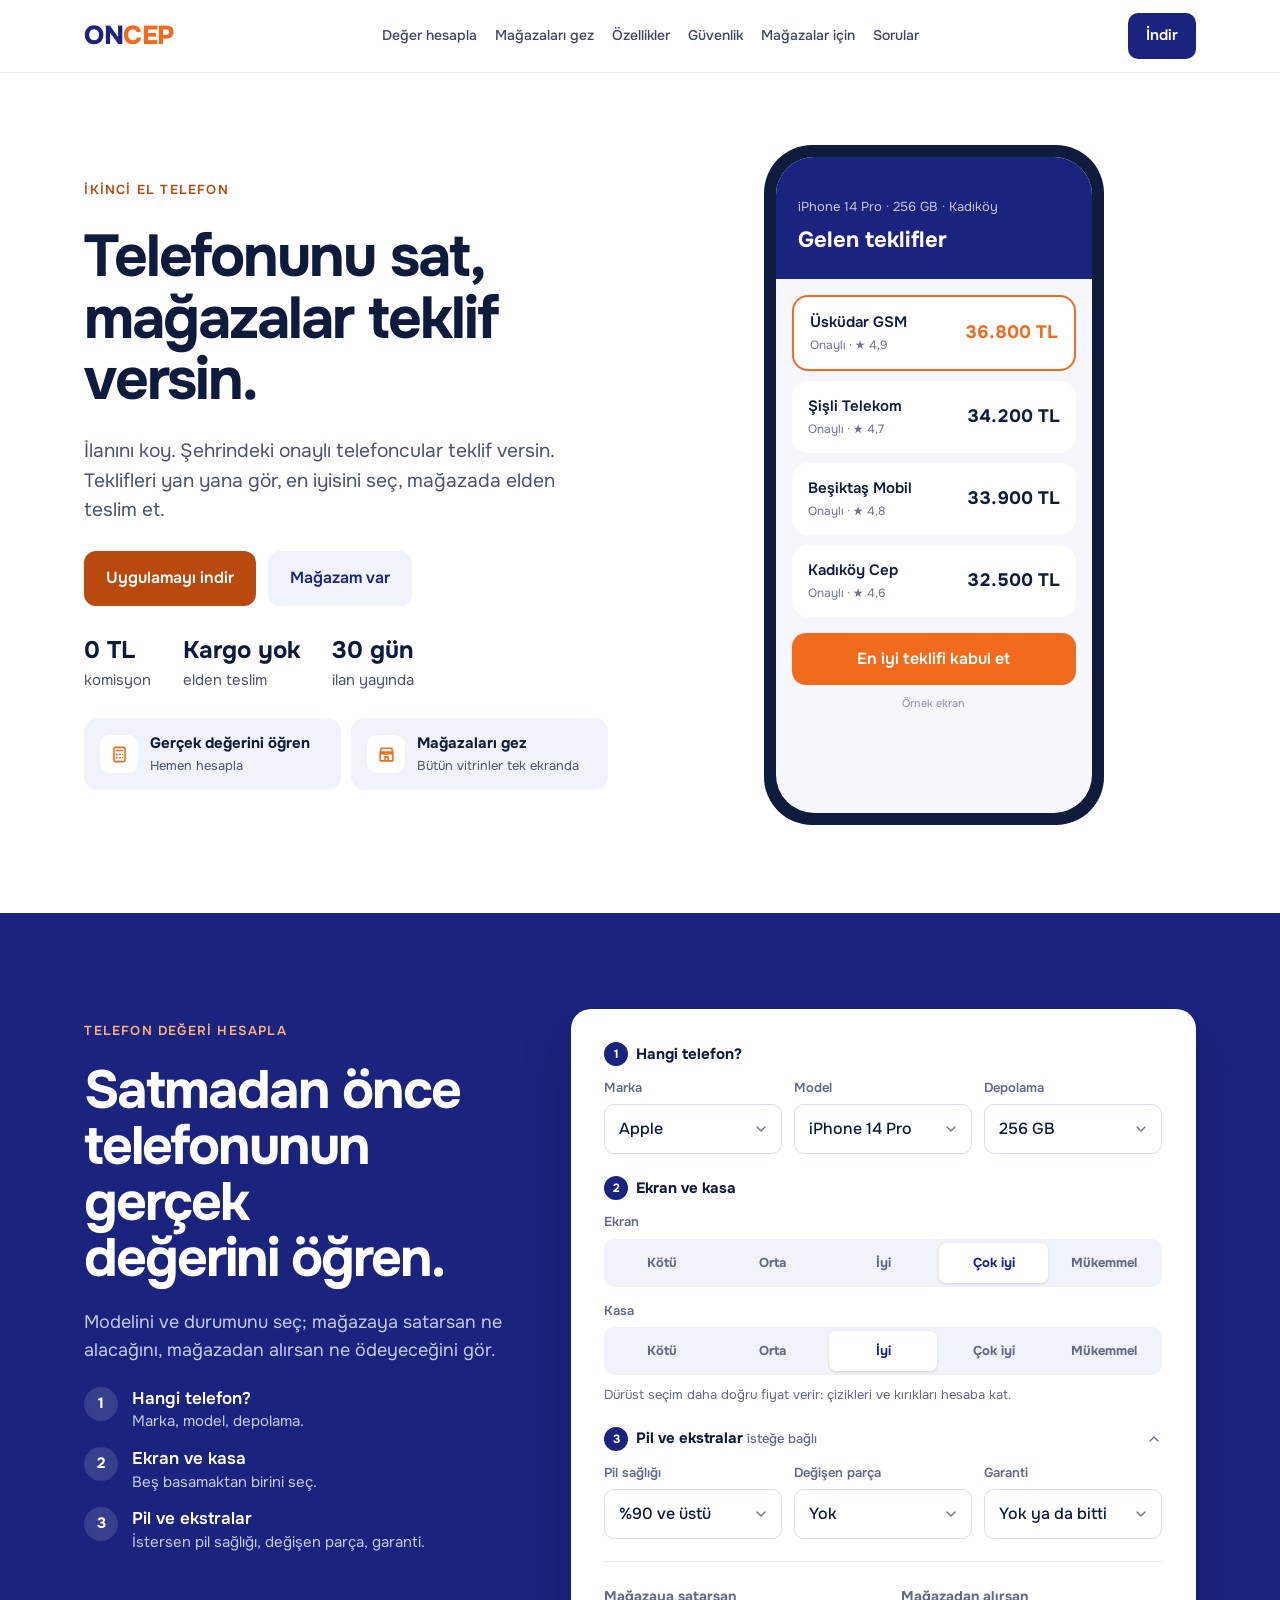
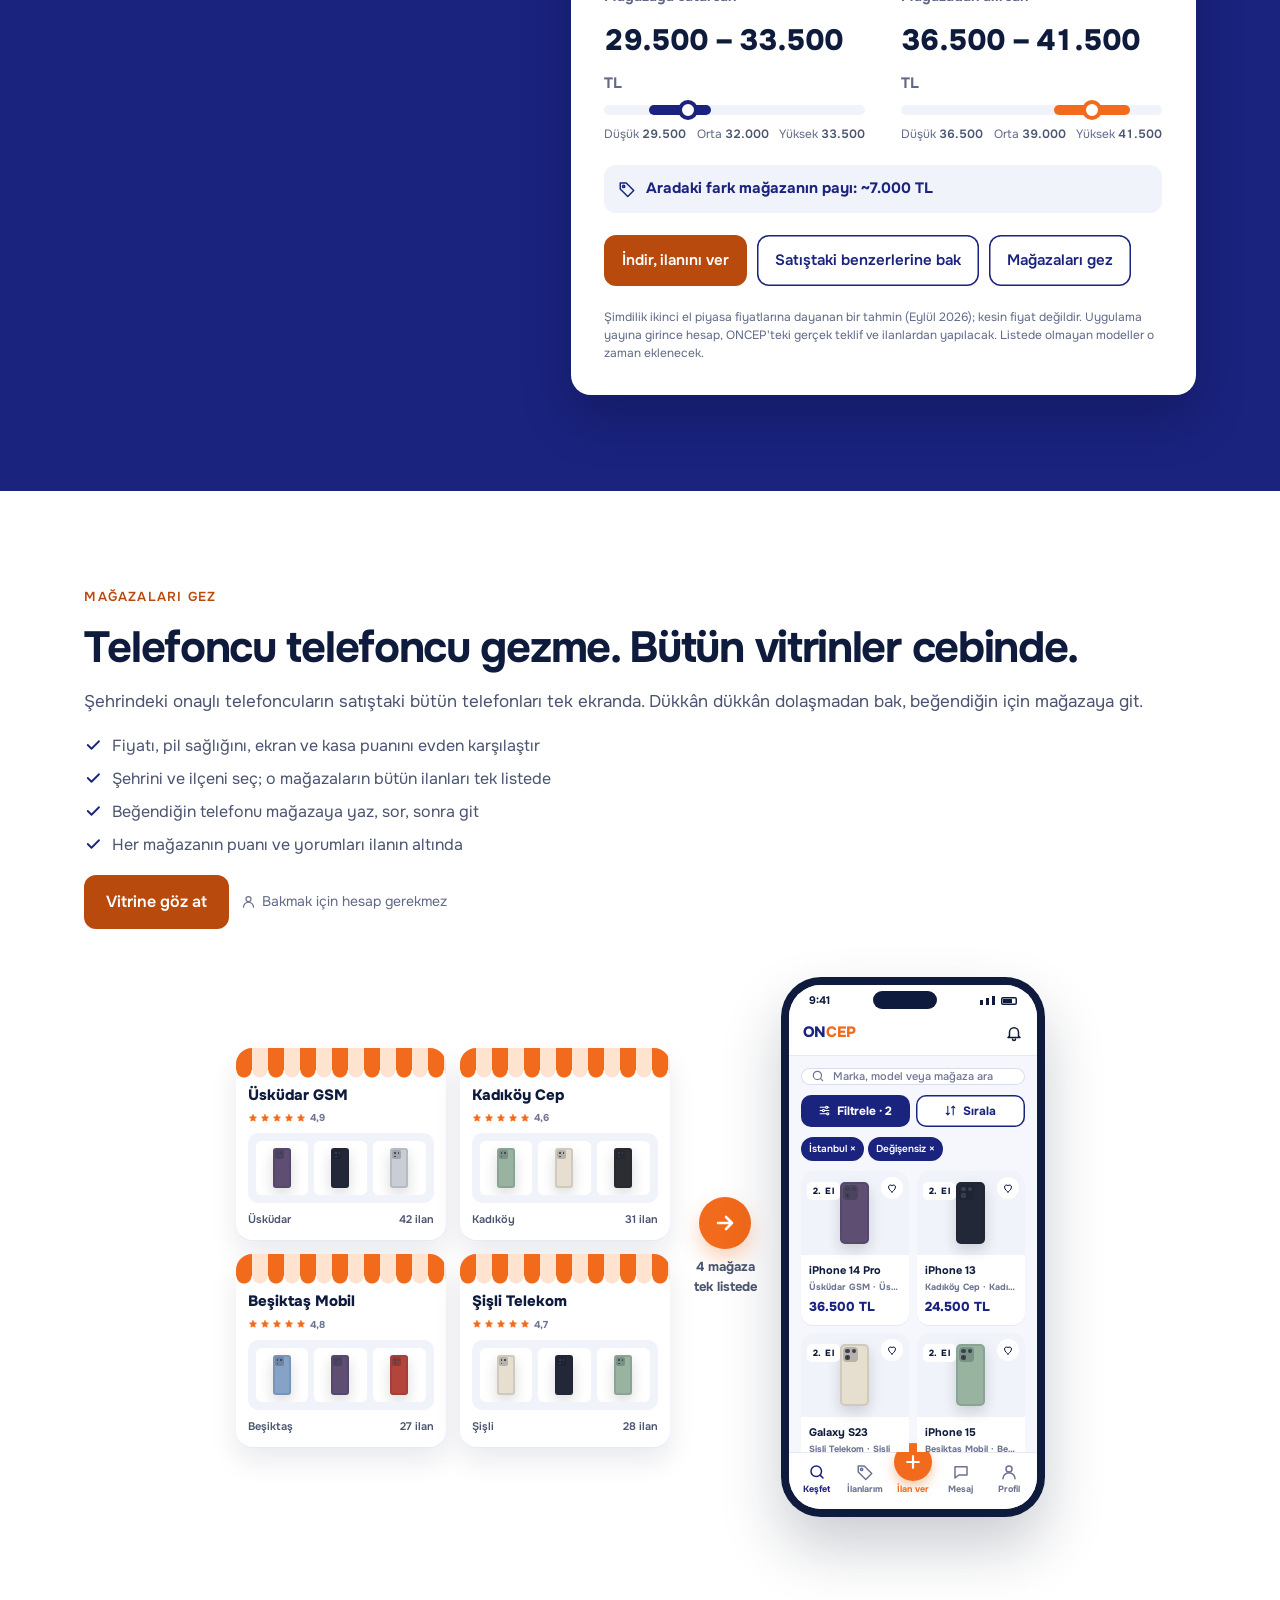
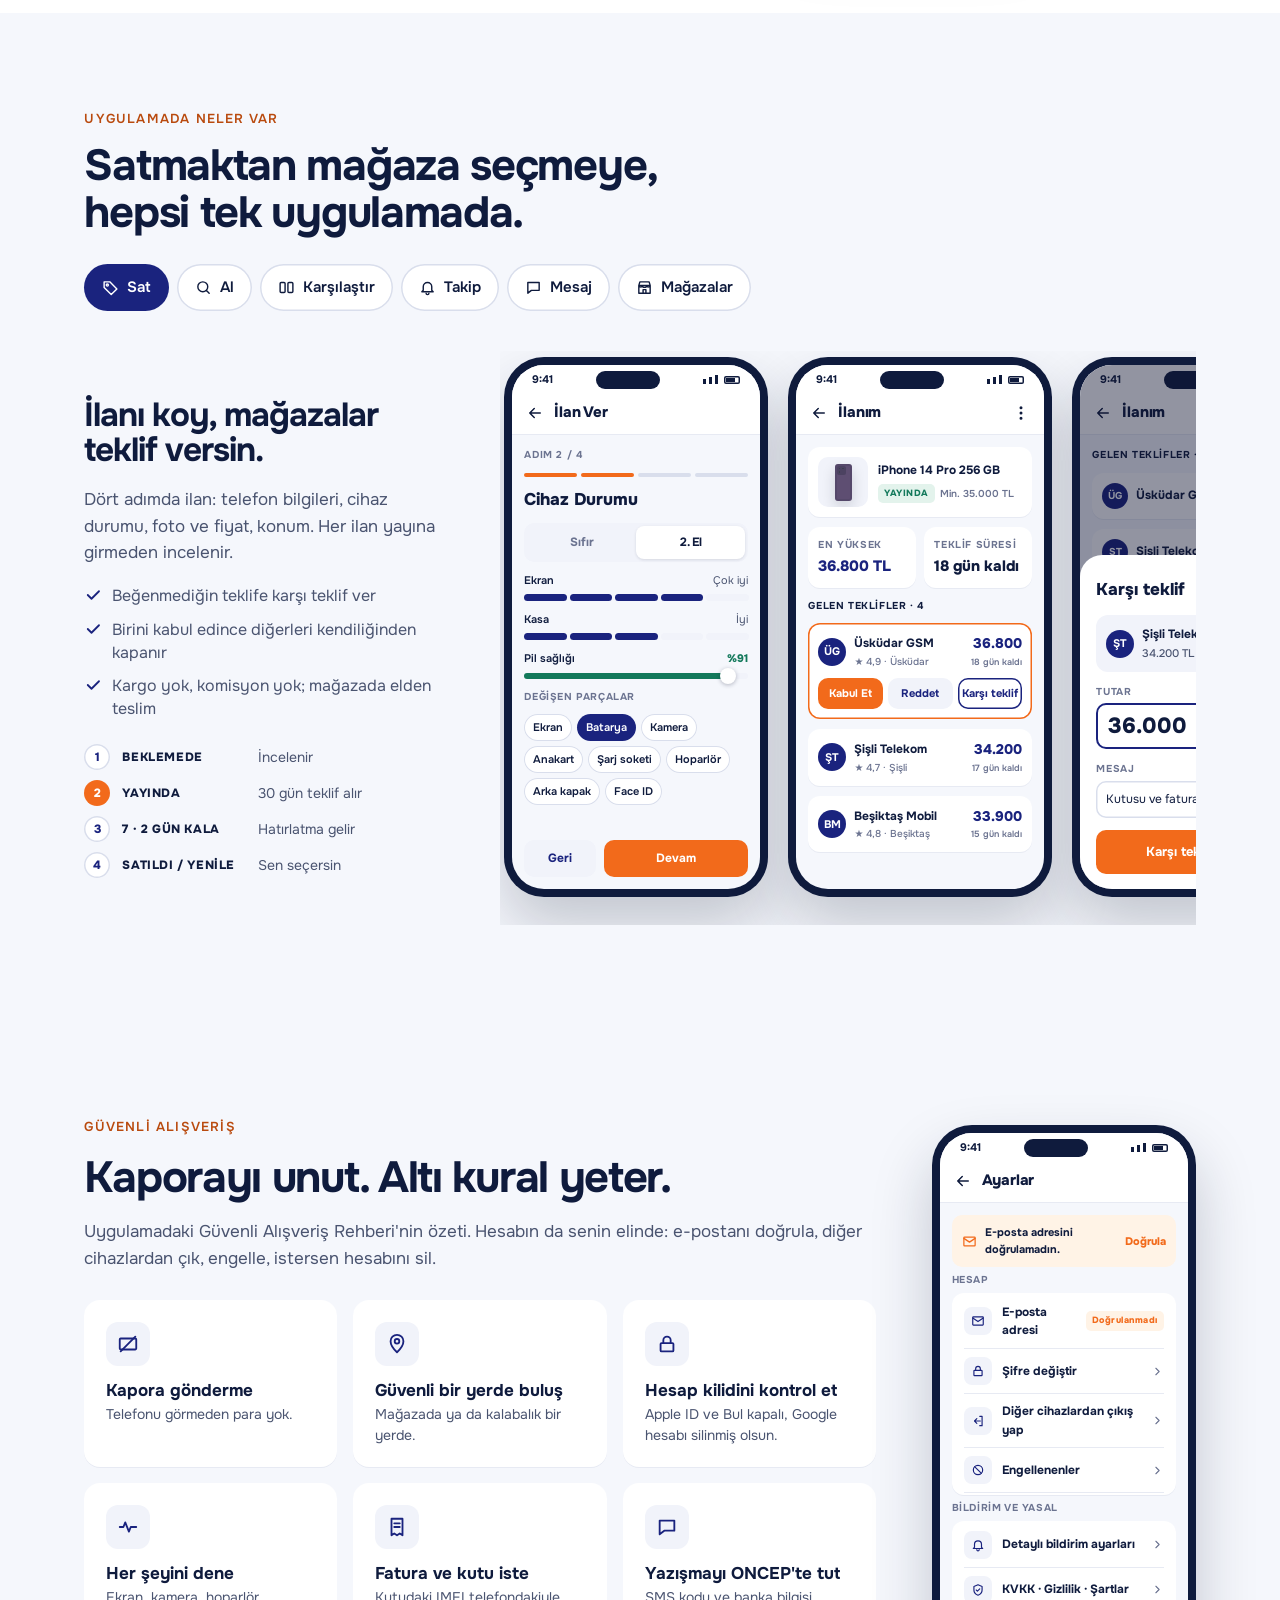
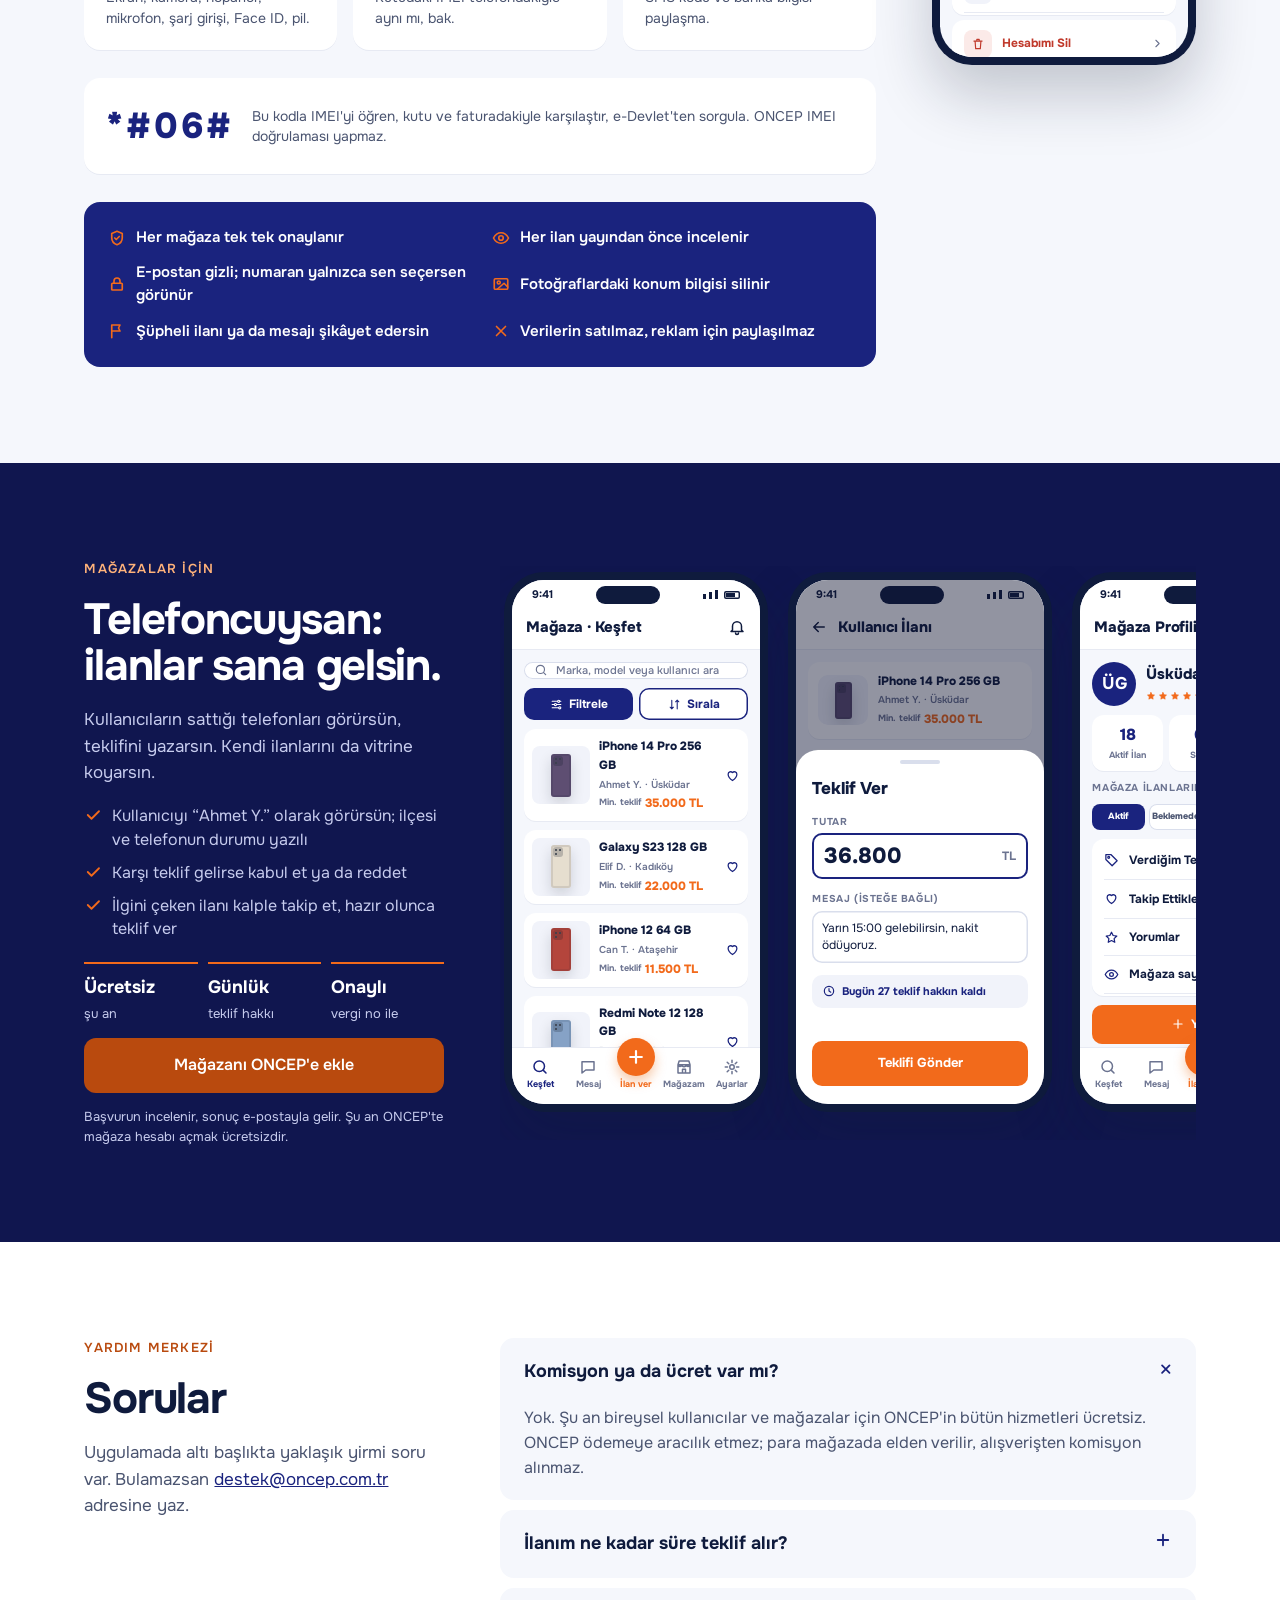
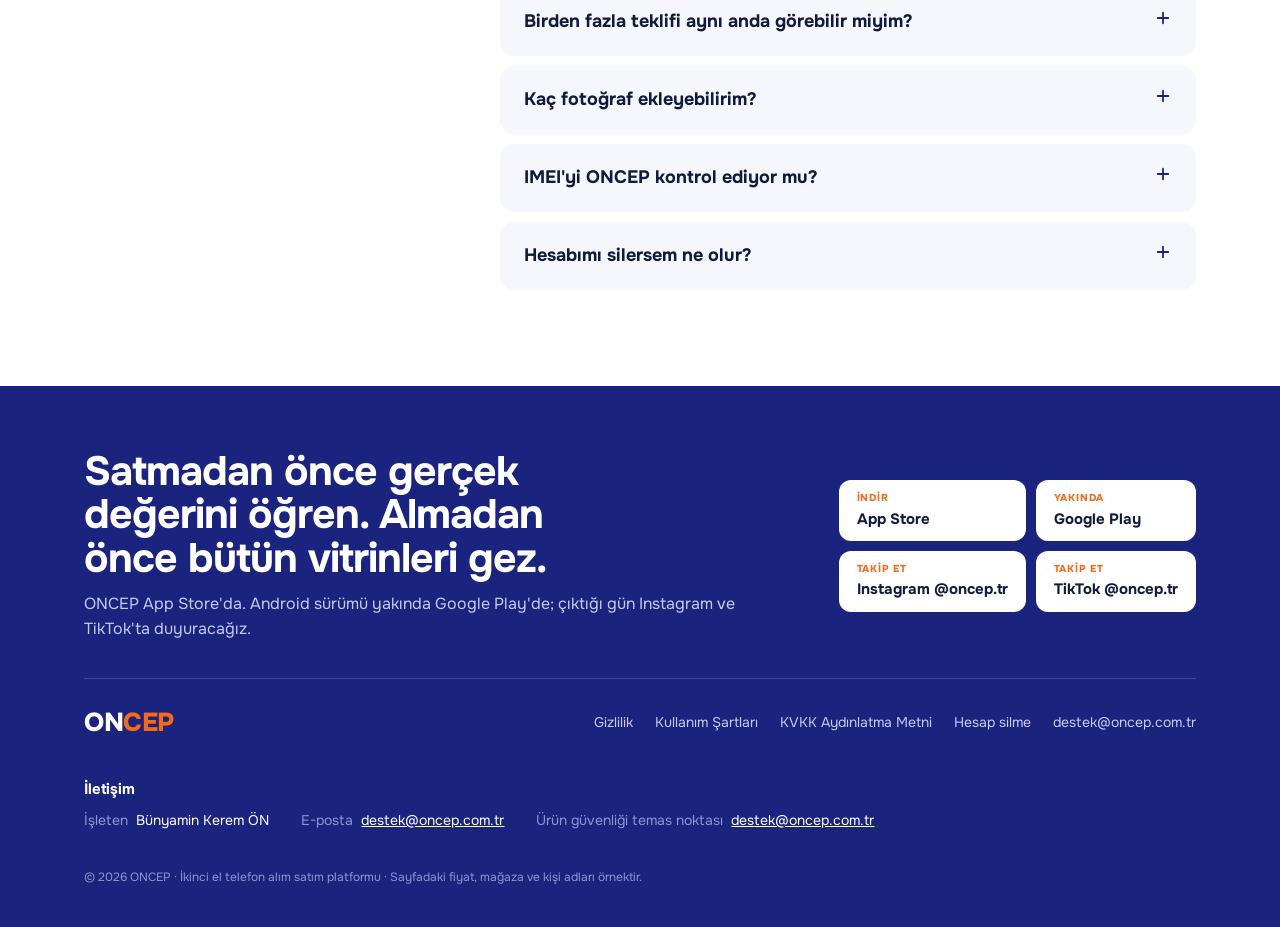
<file: index.html>
<!DOCTYPE html>
<html lang="tr">
<head>
<meta charset="UTF-8">
<meta name="viewport" content="width=device-width, initial-scale=1.0, viewport-fit=cover">
<title>ONCEP — Telefonunu sat, mağazalar teklif versin</title>
<meta name="description" content="Telefonunun gerçek değerini öğren. İlanını koy, şehrindeki onaylı telefoncular teklif versin; mağazaların vitrinini gezmeden gez. App Store'da; yakında Google Play'de.">
<meta name="apple-itunes-app" content="app-id=6824097707">
<link rel="canonical" href="https://oncep.com.tr/">
<meta property="og:title" content="ONCEP — Telefonunu sat, mağazalar teklif versin">
<meta property="og:description" content="Telefonunun gerçek değerini öğren. İlanını koy, şehrindeki onaylı telefoncular teklif versin; mağazaların vitrinini gezmeden gez. App Store'da; yakında Google Play'de.">
<meta property="og:type" content="website">
<meta property="og:url" content="https://oncep.com.tr/">
<meta property="og:site_name" content="ONCEP">
<meta property="og:locale" content="tr_TR">
<meta property="og:image" content="https://oncep.com.tr/paylasim.png">
<meta property="og:image:width" content="1200">
<meta property="og:image:height" content="630">
<meta property="og:image:alt" content="ONCEP: Telefonunu sat, mağazalar teklif versin.">
<meta name="twitter:card" content="summary_large_image">
<meta name="twitter:image" content="https://oncep.com.tr/paylasim.png">
<meta name="twitter:title" content="ONCEP — Telefonunu sat, mağazalar teklif versin">
<meta name="twitter:description" content="Telefonunun gerçek değerini öğren. İlanını koy, şehrindeki onaylı telefoncular teklif versin; mağazaların vitrinini gezmeden gez. App Store'da; yakında Google Play'de.">
<meta name="theme-color" content="#FFFFFF">
<link rel="icon" href="/favicon.ico" sizes="16x16 32x32 48x48">
<link rel="icon" href="/favicon-96x96.png" type="image/png" sizes="96x96">
<link rel="icon" href="/favicon-192x192.png" type="image/png" sizes="192x192">
<link rel="apple-touch-icon" href="/apple-touch-icon.png">
<link rel="preconnect" href="https://fonts.googleapis.com">
<link rel="preconnect" href="https://fonts.gstatic.com" crossorigin>
<link href="https://fonts.googleapis.com/css2?family=Onest:wght@400;500;600;700;800&display=swap" rel="stylesheet">
<!-- Bu dosya üretilir: node tool/ana-sayfa/uret.js — elle düzenleme bir sonraki üretimde kaybolur. -->
<script>document.documentElement.className += ' js';</script>
<style>
:root {
  color-scheme: light;
  --zemin: #FFFFFF; --zemin-2: #F5F7FC; --yumusak: #F1F3FA; --cizgi: #E7EAF3; --alan: #D9DEEC;
  --murekkep: #0F1B3D; --metin: #4A5470; --soluk: #616987;
  --lacivert: #1A237E; --lacivert-koyu: #10164F; --lacivert-metin: #C7CCEE;
  /* --turuncu marka rengi (logo, süs); YAZI ve düğme zemini için
     --turuncu-koyu: #F26A1B beyazla 3.06:1, WCAG AA'nın (4.5:1) altında. */
  --turuncu: #F26A1B; --turuncu-koyu: #B94A0E; --turuncu-acik: #FFB27A; --yesil: #13795B;
  --yazi: 'Onest', system-ui, -apple-system, 'Segoe UI', sans-serif;
  --kenar: clamp(20px, 6.6vw, 96px);
}
* { box-sizing: border-box; }
html { scroll-behavior: smooth; }
body { margin: 0; background: var(--zemin); color: var(--murekkep); font-family: var(--yazi); font-size: 16px; line-height: 1.55; -webkit-font-smoothing: antialiased; }
a { color: var(--lacivert); }
a:hover { color: var(--turuncu-koyu); }
:focus-visible { outline: 2px solid var(--turuncu); outline-offset: 3px; border-radius: 4px; }
h1, h2, h3 { margin: 0; font-weight: 700; text-wrap: balance; }
h2 { font-size: clamp(30px, 3.4vw, 44px); line-height: 1.06; letter-spacing: -1.3px; }
h2.buyuk { font-size: clamp(34px, 4.2vw, 58px); letter-spacing: -2px; line-height: 1.04; }
.kap { max-width: 1440px; margin: 0 auto; padding-left: var(--kenar); padding-right: var(--kenar); }
section[id], footer[id] { scroll-margin-top: 76px; }
.ust-yazi { font-size: 13px; font-weight: 600; letter-spacing: 1.2px; color: var(--turuncu-koyu); }
.ust-yazi.acik { color: var(--turuncu-acik); }
.giris-metin { margin: 0; font-size: 17px; line-height: 1.55; color: var(--metin); }
.maddeler { list-style: none; margin: 0; padding: 0; display: flex; flex-direction: column; gap: 10px; }
.maddeler li { display: flex; gap: 10px; align-items: flex-start; font-size: 16px; line-height: 1.45; color: var(--metin); }
.maddeler svg { margin-top: 2px; }
.dugmeler { display: flex; gap: 12px; flex-wrap: wrap; align-items: center; }
.dugme { display: inline-flex; align-items: center; justify-content: center; gap: 8px; padding: 15px 22px; border-radius: 12px; font-size: 16px; font-weight: 600; text-decoration: none; text-align: center; }
.dugme.turuncu { background: var(--turuncu-koyu); color: #FFFFFF; }
.dugme.turuncu:hover { background: #9C3F0B; color: #FFFFFF; }
.dugme.acik { background: var(--yumusak); color: var(--lacivert); }
.dugme.cerceve { background: #FFFFFF; color: var(--lacivert); box-shadow: inset 0 0 0 1.5px var(--lacivert); }
.not { display: inline-flex; gap: 6px; align-items: center; font-size: 14px; color: var(--soluk); }
.logo { font-weight: 800; font-size: 26px; letter-spacing: -0.5px; text-decoration: none; }
.logo b { color: var(--lacivert); font-weight: 800; }
.logo i { color: var(--turuncu); font-style: normal; }

/* Üst çubuk */
.ust { position: sticky; top: 0; z-index: 30; background: rgba(255, 255, 255, 0.95); -webkit-backdrop-filter: blur(10px); backdrop-filter: blur(10px); border-bottom: 1px solid var(--cizgi); }
.ust .kap { display: flex; align-items: center; justify-content: space-between; gap: 24px; height: 72px; }
.ana-nav { display: flex; gap: 26px; font-size: 15px; font-weight: 500; }
.ana-nav a, .menu nav a { text-decoration: none; color: #3B4563; }
.ana-nav a:hover { color: var(--turuncu-koyu); }
.ust .cta { text-decoration: none; background: var(--lacivert); color: #FFFFFF; padding: 11px 18px; border-radius: 10px; font-size: 15px; font-weight: 600; white-space: nowrap; }
.menu { display: none; position: relative; }
.icerige-gec { position: absolute; left: -9999px; top: 8px; z-index: 100; background: var(--lacivert); color: #FFFFFF; padding: 10px 16px; border-radius: 8px; font-weight: 600; text-decoration: none; }
.icerige-gec:focus { left: 16px; }
.menu summary { list-style: none; width: 44px; height: 44px; border-radius: 10px; background: var(--yumusak); display: flex; align-items: center; justify-content: center; cursor: pointer; }
.menu summary::-webkit-details-marker { display: none; }
.menu nav { position: absolute; right: 0; top: 52px; background: #FFFFFF; border: 1px solid var(--cizgi); border-radius: 14px; box-shadow: 0 18px 40px rgba(15, 27, 61, 0.14); display: flex; flex-direction: column; padding: 8px; min-width: 230px; }
.menu nav a { padding: 12px 14px; border-radius: 8px; font-weight: 600; color: var(--murekkep); }
.menu nav a:hover { background: var(--yumusak); }

/* Açılış */
.acilis .kap { display: grid; grid-template-columns: repeat(2, minmax(0, 1fr)); gap: 64px; align-items: center; padding-top: 72px; padding-bottom: 88px; }
.acilis-metin { display: flex; flex-direction: column; gap: 26px; }
.acilis h1 { font-size: clamp(38px, 4.6vw, 64px); line-height: 1.04; letter-spacing: -2px; }
.ozet { margin: 0; font-size: clamp(17px, 1.5vw, 20px); line-height: 1.55; color: var(--metin); max-width: 520px; }
.sayilar { display: flex; gap: 32px; font-size: 15px; color: var(--metin); }
.sayilar b { display: block; font-size: 24px; font-weight: 700; color: var(--murekkep); }
.kisayollar { display: flex; gap: 10px; max-width: 600px; }
.kisayol { flex: 1; min-width: 0; display: flex; align-items: center; gap: 12px; padding: 14px 16px; border-radius: 14px; background: var(--yumusak); color: var(--murekkep); text-decoration: none; }
.kisayol:hover { color: var(--murekkep); box-shadow: inset 0 0 0 1.5px var(--alan); }
.kisayol-ikon { width: 38px; height: 38px; border-radius: 10px; background: #FFFFFF; display: flex; align-items: center; justify-content: center; flex-shrink: 0; }
.kisayol b { display: block; font-size: 15px; }
.kisayol small { display: block; font-size: 13px; color: var(--metin); }
.acilis-tel { display: flex; justify-content: center; }

/* Değer hesabı */
.lacivert-bolum { background: var(--lacivert); color: #FFFFFF; }
.lacivert-bolum .kap { display: grid; grid-template-columns: minmax(0, 5fr) minmax(0, 7fr); gap: 40px; align-items: start; padding-top: 96px; padding-bottom: 96px; }
.hesap-metin { display: flex; flex-direction: column; gap: 22px; padding-top: 12px; }
.hesap-metin h2 { color: #FFFFFF; font-size: clamp(34px, 4.2vw, 58px); letter-spacing: -2px; line-height: 1.04; }
.hesap-metin p { margin: 0; font-size: 18px; line-height: 1.55; color: var(--lacivert-metin); }
.adim-liste { list-style: none; margin: 0; padding: 0; display: flex; flex-direction: column; gap: 14px; }
.adim-liste li { display: flex; gap: 14px; align-items: flex-start; color: var(--lacivert-metin); font-size: 15px; line-height: 1.45; }
.adim-liste b { display: block; color: #FFFFFF; font-size: 17px; font-weight: 600; }
.adim-no { width: 34px; height: 34px; border-radius: 17px; background: rgba(255, 255, 255, 0.12); color: #FFFFFF; display: flex; align-items: center; justify-content: center; font-weight: 700; flex-shrink: 0; }
.hesap-kart { background: #FFFFFF; color: var(--murekkep); border-radius: 20px; padding: clamp(18px, 2.6vw, 34px); display: flex; flex-direction: column; gap: 22px; box-shadow: 0 24px 48px rgba(8, 12, 48, 0.28); min-width: 0; }
.hesap-form { display: flex; flex-direction: column; gap: 22px; }
.hesap-form fieldset { border: 0; margin: 0; padding: 0; min-width: 0; }
.hesap-form > fieldset > legend { padding: 0; margin-bottom: 12px; font-size: 15px; font-weight: 700; display: flex; align-items: center; gap: 8px; }
.hesap-form > fieldset > legend span { width: 24px; height: 24px; border-radius: 12px; background: var(--lacivert); color: #FFFFFF; display: inline-flex; align-items: center; justify-content: center; font-size: 12px; }
.hesap-form legend small { font-size: 13px; font-weight: 500; color: var(--soluk); }
.alanlar { display: grid; grid-template-columns: repeat(3, minmax(0, 1fr)); gap: 12px; }
.alanlar.iki { grid-template-columns: 1fr; gap: 14px; }
.alan { display: flex; flex-direction: column; gap: 6px; font-size: 13px; font-weight: 600; color: var(--soluk); min-width: 0; }
.alan select { -webkit-appearance: none; appearance: none; width: 100%; height: 50px; border: 1.5px solid var(--alan); border-radius: 10px; padding: 0 38px 0 14px; font: inherit; font-size: 16px; font-weight: 500; color: var(--murekkep); background: #FFFFFF url("data:image/svg+xml,%3Csvg xmlns='http://www.w3.org/2000/svg' width='16' height='16' viewBox='0 0 24 24' fill='none' stroke='%236B7390' stroke-width='2' stroke-linecap='round' stroke-linejoin='round'%3E%3Cpath d='M6 9l6 6 6-6'/%3E%3C/svg%3E") no-repeat right 12px center; cursor: pointer; }
.alan select:hover { border-color: #B9C0D6; }
.seg-alan legend { padding: 0; margin-bottom: 6px; font-size: 13px; font-weight: 600; color: var(--soluk); }
.seg { display: grid; grid-template-columns: repeat(5, minmax(0, 1fr)); background: var(--yumusak); border-radius: 10px; padding: 4px; gap: 2px; }
.seg label { position: relative; display: block; }
.seg input { position: absolute; inset: 0; opacity: 0; margin: 0; cursor: pointer; }
.seg span { display: block; text-align: center; padding: 10px 2px; border-radius: 7px; font-size: 13px; font-weight: 700; color: var(--soluk); white-space: nowrap; }
.seg input:checked + span { background: #FFFFFF; color: var(--lacivert); box-shadow: 0 1px 3px rgba(20, 27, 52, 0.14); }
.seg input:focus-visible + span { outline: 2px solid var(--turuncu); outline-offset: 1px; }
.ipucu { margin: 10px 0 0; font-size: 13px; color: var(--soluk); }
.ekstra summary { list-style: none; display: flex; align-items: center; gap: 8px; flex-wrap: wrap; cursor: pointer; font-size: 15px; font-weight: 700; }
.ekstra summary::-webkit-details-marker { display: none; }
.adim-rozet { width: 24px; height: 24px; border-radius: 12px; background: var(--lacivert); color: #FFFFFF; display: inline-flex; align-items: center; justify-content: center; font-size: 12px; }
.ekstra-baslik small { font-size: 13px; font-weight: 500; color: var(--soluk); }
.ekstra-ozet { display: none; flex-basis: 100%; padding-left: 32px; font-size: 13px; font-weight: 500; color: var(--metin); }
.ekstra:not([open]) .ekstra-ozet { display: block; }
.ekstra-ok { margin-left: auto; display: flex; transition: transform 0.2s; order: 2; }
.ekstra-ozet { order: 3; }
.ekstra[open] .ekstra-ok { transform: rotate(180deg); }
.ekstra fieldset { border: 0; margin: 12px 0 0; padding: 0; min-width: 0; }
.gizli { position: absolute; width: 1px; height: 1px; overflow: hidden; clip: rect(0 0 0 0); white-space: nowrap; }
.sonuc { border-top: 1px solid var(--cizgi); padding-top: 24px; display: grid; grid-template-columns: repeat(2, minmax(0, 1fr)); gap: 36px; }
.taraf { display: flex; flex-direction: column; gap: 10px; min-width: 0; }
.taraf h3 { font-size: 14px; font-weight: 700; color: var(--soluk); }
.aralik { display: flex; align-items: baseline; gap: 8px; flex-wrap: wrap; font-variant-numeric: tabular-nums; }
.aralik b { font-size: clamp(26px, 2.3vw, 34px); font-weight: 800; letter-spacing: -1px; white-space: nowrap; }
.aralik > span { font-size: 15px; font-weight: 700; color: var(--soluk); }
.cizelge { position: relative; height: 10px; border-radius: 5px; background: var(--yumusak); }
.cizelge i { position: absolute; display: block; }
.bant-i { top: 0; bottom: 0; border-radius: 5px; transition: left 0.25s, width 0.25s; }
.nokta { top: -5px; width: 20px; height: 20px; margin-left: -10px; border-radius: 10px; background: #FFFFFF; border: 4px solid; transition: left 0.25s; }
.sat .bant-i { background: var(--lacivert); }
.sat .nokta { border-color: var(--lacivert); }
.al .bant-i { background: var(--turuncu); }
.al .nokta { border-color: var(--turuncu); }
.uclar { display: flex; justify-content: space-between; gap: 8px; font-size: 12px; color: var(--soluk); font-variant-numeric: tabular-nums; }
.uclar b { font-weight: 600; color: var(--metin); }
.pay { display: flex; align-items: center; gap: 10px; background: var(--yumusak); border-radius: 12px; padding: 12px 14px; font-size: 15px; font-weight: 700; color: var(--lacivert); }
.hesap-dugmeler { display: flex; gap: 10px; flex-wrap: wrap; }
.hesap-dugmeler .dugme { padding: 14px 18px; font-size: 15px; }
.dipnot { margin: 0; font-size: 12px; line-height: 1.5; color: var(--soluk); }

/* Mağazaları gez */
.gez .kap { display: grid; grid-template-columns: 400px minmax(0, 1fr); gap: 48px; align-items: center; padding-top: 96px; padding-bottom: 96px; }
.gez-gorsel { display: flex; align-items: center; gap: 24px; justify-content: flex-end; }
.dukkanlar { display: grid; grid-template-columns: repeat(2, 210px); gap: 14px; }
.ok { display: flex; flex-direction: column; align-items: center; gap: 8px; flex-shrink: 0; font-size: 13px; font-weight: 700; color: var(--metin); text-align: center; }
.ok .daire { width: 52px; height: 52px; border-radius: 26px; background: var(--turuncu); display: flex; align-items: center; justify-content: center; box-shadow: 0 10px 20px rgba(242, 106, 27, 0.3); }
.gez-tel { display: flex; justify-content: center; }

/* Metin + telefonlar */
.tur .kap { display: grid; grid-template-columns: 360px minmax(0, 1fr); gap: 56px; align-items: center; padding-top: 96px; padding-bottom: 96px; }
.tur.gri { background: var(--zemin-2); }
.tur.beyaz { background: #FFFFFF; }
.tur.koyu { background: var(--lacivert-koyu); color: #FFFFFF; }
.tur.koyu h2 { color: #FFFFFF; }
.tur.koyu .giris-metin, .tur.koyu .maddeler li { color: var(--lacivert-metin); }
.tur-metin { display: flex; flex-direction: column; gap: 18px; min-width: 0; }
.telefonlar { display: flex; gap: 20px; overflow-x: auto; padding: 6px 4px 28px; scroll-padding-left: 4px; scroll-snap-type: x proximity; scrollbar-width: thin; }
.telefonlar > * { scroll-snap-align: start; }
.telefonlar > :first-child { margin-left: auto; }
.yasam { list-style: none; margin: 0; padding: 6px 0 0; display: flex; flex-direction: column; gap: 10px; }
.yasam li { display: flex; align-items: center; gap: 12px; font-size: 14px; color: var(--metin); }
.yasam .no { width: 26px; height: 26px; border-radius: 13px; flex-shrink: 0; display: flex; align-items: center; justify-content: center; font-size: 12px; font-weight: 800; background: #FFFFFF; color: var(--lacivert); box-shadow: inset 0 0 0 1.5px var(--alan); }
.yasam .simdi .no { background: var(--turuncu); color: #FFFFFF; box-shadow: none; }
.yasam b { font-size: 12px; font-weight: 800; letter-spacing: 0.6px; width: 124px; color: var(--murekkep); }
.magaza-ek { display: flex; flex-direction: column; gap: 14px; padding-top: 4px; }
.magaza-sayilar { display: grid; grid-template-columns: repeat(3, minmax(0, 1fr)); gap: 10px; }
.magaza-sayilar div { border-top: 2px solid var(--turuncu); padding-top: 10px; display: flex; flex-direction: column; gap: 2px; }
.magaza-sayilar b { font-size: 18px; }
.magaza-sayilar span, .magaza-ek p { font-size: 13px; color: var(--lacivert-metin); }
.magaza-ek p { margin: 0; line-height: 1.5; }

/* Karşılaştır */
.karsi-kart { background: #FFFFFF; border-radius: 20px; box-shadow: 0 1px 0 var(--cizgi), 0 24px 48px rgba(15, 27, 61, 0.08); border: 1px solid var(--cizgi); padding: clamp(18px, 2.6vw, 36px); display: flex; flex-direction: column; gap: 18px; min-width: 0; }
.vs-bas { display: grid; grid-template-columns: minmax(0, 1fr) auto minmax(0, 1fr); align-items: center; gap: 20px; }
.vs-taraf { display: flex; align-items: center; gap: 14px; min-width: 0; }
.vs-taraf.sag { flex-direction: row-reverse; text-align: right; }
.vs-foto { width: 84px; border-radius: 10px; overflow: hidden; flex-shrink: 0; }
.vs-taraf b { display: block; font-size: 20px; }
.vs-taraf small { display: block; font-size: 13px; color: var(--soluk); }
.vs { width: 56px; height: 56px; border-radius: 50%; background: var(--murekkep); color: #FFFFFF; display: flex; align-items: center; justify-content: center; font-weight: 800; font-size: 18px; }
.olcu { display: grid; grid-template-columns: 150px minmax(0, 1fr); gap: 24px; align-items: center; padding: 18px 0; border-top: 1px solid var(--cizgi); }
.olcu-ad small { display: block; font-size: 11px; font-weight: 800; letter-spacing: 0.8px; color: var(--soluk); }
.olcu-ad b { font-size: 15px; }
.olcu-deger { display: flex; flex-direction: column; gap: 6px; }
.olcu-sayi { display: flex; justify-content: space-between; font-size: 15px; color: var(--metin); font-variant-numeric: tabular-nums; }
.onde-sol { font-weight: 800; color: var(--lacivert); }
.onde-sag { font-weight: 800; color: var(--turuncu-koyu); }
.olcu-cubuklar { display: flex; gap: 6px; }
.olcu-cubuk { flex: 1; height: 10px; border-radius: 5px; background: var(--yumusak); display: flex; justify-content: flex-end; overflow: hidden; }
.olcu-cubuk.sag { justify-content: flex-start; }
.olcu-cubuk i { display: block; border-radius: 5px; background: var(--alan); }
.olcu-cubuk i.onde { background: var(--lacivert); }
.olcu-cubuk.sag i.onde { background: var(--turuncu); }
.olcu-not { font-size: 12px; font-weight: 700; color: var(--yesil); }
.olcu-not.sag { text-align: right; }
.kazanan { display: flex; justify-content: space-between; align-items: center; gap: 12px; flex-wrap: wrap; background: var(--murekkep); color: #FFFFFF; border-radius: 14px; padding: 18px 24px; }
.kazanan b { font-size: 24px; }
.kazanan span { font-size: 15px; color: var(--lacivert-metin); }
.ornek-not { font-size: 12px; color: var(--soluk); text-align: right; }

/* Sekmeli tanıtım */
.ozellik { background: var(--zemin-2); }
.ozellik .kap { padding-top: 96px; padding-bottom: 96px; display: flex; flex-direction: column; gap: 28px; }
.ozellik-bas { display: flex; flex-direction: column; gap: 14px; max-width: 760px; }
.sekmeler { display: flex; gap: 8px; flex-wrap: wrap; }
.sekme { display: inline-flex; align-items: center; gap: 8px; padding: 12px 18px; border-radius: 999px; border: 0; background: #FFFFFF; color: var(--murekkep); font: inherit; font-size: 15px; font-weight: 600; cursor: pointer; white-space: nowrap; box-shadow: inset 0 0 0 1.5px var(--alan); }
.sekme:hover { box-shadow: inset 0 0 0 1.5px var(--lacivert); }
.sekme.acik { background: var(--lacivert); color: #FFFFFF; box-shadow: none; }
.panel { display: grid; grid-template-columns: 360px minmax(0, 1fr); gap: 56px; align-items: center; padding-top: 12px; }
.panel h3 { font-size: clamp(26px, 2.6vw, 36px); line-height: 1.08; letter-spacing: -1px; }
.panel:focus-visible { outline-offset: 10px; }
.js .panel:not(.acik) { display: none; }

/* Güvenlik */
.guv { background: var(--zemin-2); }
.guv .kap { display: grid; grid-template-columns: minmax(0, 1fr) 264px; gap: 56px; align-items: start; padding-top: 96px; padding-bottom: 96px; }
.guv-ana { display: flex; flex-direction: column; gap: 28px; min-width: 0; }
.kurallar { display: grid; grid-template-columns: repeat(3, minmax(0, 1fr)); gap: 16px; }
.kural { background: #FFFFFF; border-radius: 16px; padding: 22px; display: flex; flex-direction: column; gap: 12px; box-shadow: 0 1px 0 var(--cizgi); }
.kural-ikon { width: 44px; height: 44px; border-radius: 12px; background: var(--yumusak); display: flex; align-items: center; justify-content: center; flex-shrink: 0; }
.kural b { display: block; font-size: 17px; }
.kural div > span { display: block; font-size: 14px; line-height: 1.45; color: var(--metin); }
.imei { background: #FFFFFF; border-radius: 16px; padding: 22px; display: flex; align-items: center; gap: 18px; box-shadow: 0 1px 0 var(--cizgi); font-size: 14px; line-height: 1.45; color: var(--metin); }
.imei-kod { font-size: 36px; font-weight: 800; letter-spacing: 3px; color: var(--lacivert); white-space: nowrap; }
.guvenceler { background: var(--lacivert); color: #FFFFFF; border-radius: 16px; padding: 24px; display: grid; grid-template-columns: repeat(2, minmax(0, 1fr)); gap: 12px 24px; }
.guvenceler div { display: flex; align-items: center; gap: 10px; font-size: 15px; font-weight: 600; }
.guv-tel { padding-top: 8px; }

/* Sorular */
.sss { background: #FFFFFF; }
.sss .kap { display: grid; grid-template-columns: 360px minmax(0, 1fr); gap: 56px; align-items: start; padding-top: 96px; padding-bottom: 96px; }
.sss-liste { display: flex; flex-direction: column; gap: 10px; }
.sss details { background: var(--zemin-2); border-radius: 14px; }
.sss summary { display: flex; justify-content: space-between; align-items: center; gap: 12px; padding: 20px 24px; font-size: 18px; font-weight: 700; cursor: pointer; list-style: none; }
.sss summary::-webkit-details-marker { display: none; }
.sss .arti { transition: transform 0.2s; flex-shrink: 0; }
.sss details[open] .arti { transform: rotate(45deg); }
.sss details p { margin: 0; padding: 0 24px 20px; color: var(--metin); line-height: 1.55; }

/* Alt */
.alt { background: var(--lacivert); color: var(--lacivert-metin); }
.alt .kap { padding-top: 64px; padding-bottom: 40px; display: flex; flex-direction: column; gap: 36px; }
.alt-ust { display: flex; justify-content: space-between; align-items: center; gap: 40px; }
.alt-yazi { display: flex; flex-direction: column; gap: 12px; max-width: 700px; }
.alt h2 { color: #FFFFFF; font-size: clamp(28px, 3.2vw, 44px); letter-spacing: -1px; }
.alt-yazi p { margin: 0; font-size: 16px; }
.rozetler { display: grid; grid-template-columns: repeat(2, minmax(0, auto)); gap: 10px; }
.rozet { display: inline-flex; flex-direction: column; gap: 2px; padding: 10px 18px; border-radius: 12px; background: #FFFFFF; color: var(--murekkep); text-decoration: none; }
.rozet small { font-size: 10px; font-weight: 800; letter-spacing: 0.8px; color: var(--turuncu); }
.rozet b { font-size: 15px; }
a.rozet:hover { color: var(--lacivert); box-shadow: inset 0 0 0 2px var(--turuncu-acik); }
.alt-alt { border-top: 1px solid #3A4290; padding-top: 24px; display: flex; justify-content: space-between; align-items: center; gap: 18px; flex-wrap: wrap; }
.alt .logo b { color: #FFFFFF; }
.alt nav { display: flex; flex-wrap: wrap; gap: 10px 22px; font-size: 14px; }
.alt nav a { color: var(--lacivert-metin); text-decoration: none; }
.alt nav a:hover { color: #FFFFFF; }
.telif { margin: 0; font-size: 12px; line-height: 1.6; color: #8F96CF; }
/* İletişim: e-ticaret yönetmeliği m.5/2 ana sayfada "İletişim" başlığı altında
   ad-soyad, adres, KEP, e-posta ve telefon istiyor (adres, telefon, KEP gelince
   buraya). Ad uygulamadaki kIsleten ile aynı (yasal_metin_koruma_test).
   Ürün güvenliği temas noktası: uzaktan iletişim yönetmeliği (1 Nis 2025). */
.iletisim { display: flex; flex-direction: column; gap: 10px; }
.alt .iletisim h2 { font-size: 15px; line-height: 1.4; letter-spacing: 0; color: #FFFFFF; }
.iletisim dl { margin: 0; display: flex; flex-wrap: wrap; gap: 8px 32px; font-size: 14px; }
.iletisim dl div { display: flex; gap: 8px; }
.iletisim dt { color: #8F96CF; }
.iletisim dd { margin: 0; color: #FFFFFF; }
.iletisim a { color: inherit; }

/* Ara genişlikler */
@media (max-width: 1280px) {
  .ana-nav { gap: 18px; font-size: 14px; }
  .gez .kap { grid-template-columns: 1fr; }
  .gez-gorsel { justify-content: center; }
}
@media (max-width: 1180px) {
  .ana-nav, .ust .cta { display: none; }
  .menu { display: block; }
  .tur .kap, .sss .kap { grid-template-columns: 1fr; gap: 32px; }
  .panel { grid-template-columns: 1fr; gap: 28px; }
  .telefonlar { margin: 0 calc(-1 * var(--kenar)); padding-left: var(--kenar); padding-right: var(--kenar); scroll-padding-left: var(--kenar); }
  .telefonlar > :first-child { margin-left: 0; }
  .lacivert-bolum .kap { grid-template-columns: 1fr; }
  .guv .kap { grid-template-columns: 1fr; }
  .guv-tel { display: flex; justify-content: center; }
}
@media (max-width: 900px) {
  .guv-tel { display: none; }
}
@media (max-width: 900px) {
  .acilis .kap { grid-template-columns: 1fr; gap: 40px; padding-top: 36px; padding-bottom: 56px; }
  .kurallar { grid-template-columns: repeat(2, minmax(0, 1fr)); }
  .alt-ust { flex-direction: column; align-items: flex-start; }
  .gez-gorsel { flex-direction: column; align-items: stretch; }
  .dukkanlar { grid-template-columns: repeat(2, minmax(0, 1fr)); }
  .ok { flex-direction: row; justify-content: center; }
  .ok .daire svg { transform: rotate(90deg); }
}
@media (max-width: 700px) {
  .alanlar, .alanlar.iki { grid-template-columns: 1fr; }
  .alanlar.telefon-sec { grid-template-columns: repeat(2, minmax(0, 1fr)); grid-template-areas: "marka depolama" "model model"; }
  .a-marka { grid-area: marka; } .a-model { grid-area: model; } .a-depolama { grid-area: depolama; }
  .adim-liste { display: none; }
  .ekstra-ozet { padding-left: 32px; }
  .seg span { font-size: 11px; padding: 10px 0; letter-spacing: -0.2px; }
  .sonuc { grid-template-columns: 1fr; gap: 22px; }
  .hesap-dugmeler .dugme { flex: 1 1 100%; }
  .olcu { grid-template-columns: 1fr; gap: 8px; }
  .vs-bas { align-items: start; }
  .vs { align-self: center; }
  .vs-taraf, .vs-taraf.sag { flex-direction: column; text-align: center; }
  .kazanan b { font-size: 20px; }
  .imei { flex-direction: column; align-items: flex-start; }
}
@media (max-width: 640px) {
  .lacivert-bolum .kap, .gez .kap, .tur .kap, .ozellik .kap, .guv .kap, .sss .kap { padding-top: 52px; padding-bottom: 48px; }
  .tur .kap { padding-bottom: 24px; }
  .dugmeler { flex-direction: column; align-items: stretch; }
  .sayilar { display: grid; grid-template-columns: repeat(3, minmax(0, 1fr)); gap: 8px; font-size: 13px; }
  .sayilar b { font-size: 18px; }
  .kisayollar { flex-direction: column; }
  .acilis-tel > div { transform: scale(0.8); transform-origin: top center; margin-bottom: -136px; }
  .kurallar { grid-template-columns: 1fr; }
  .kurallar { gap: 0; background: #FFFFFF; border-radius: 16px; box-shadow: 0 1px 0 var(--cizgi); }
  .kural { flex-direction: row; align-items: flex-start; gap: 14px; padding: 14px 16px; border-radius: 0; box-shadow: none; border-top: 1px solid var(--cizgi); background: transparent; }
  .kural:first-child { border-top: 0; }
  .kural-ikon { width: 36px; height: 36px; border-radius: 10px; }
  .imei { padding: 16px; }
  .sekmeler { flex-wrap: nowrap; overflow-x: auto; margin: 0 calc(-1 * var(--kenar)); padding: 2px var(--kenar); scrollbar-width: none; }
  .sekmeler::-webkit-scrollbar { display: none; }
  .sekme { padding: 10px 14px; font-size: 14px; }
  .guvenceler { grid-template-columns: 1fr; }
  .sss summary { font-size: 16px; padding: 16px 18px; }
  .sss details p { padding: 0 18px 16px; }
  .rozetler { grid-template-columns: 1fr 1fr; width: 100%; }
  .genis { display: none; }
}
@media (prefers-reduced-motion: reduce) {
  html { scroll-behavior: auto; }
  *, *::before, *::after { transition: none !important; }
}
</style>
<script type="application/ld+json">
{"@context":"https://schema.org","@type":"WebSite","name":"ONCEP","alternateName":"ONCEP İkinci El Telefon","url":"https://oncep.com.tr/"}
</script>
</head>
<body>
  <a class="icerige-gec" href="#icerik">İçeriğe geç</a>
<header class="ust">
  <div class="kap">
    <a class="logo" href="#" aria-label="ONCEP ana sayfa"><b>ON</b><i>CEP</i></a>
    <nav class="ana-nav" aria-label="Bölümler"><a href="#hesap">Değer hesapla</a><a href="#gez">Mağazaları gez</a><a href="#ozellikler">Özellikler</a><a href="#guvenlik">Güvenlik</a><a href="#magaza">Mağazalar için</a><a href="#sss">Sorular</a></nav>
    <a class="cta" href="#indir">İndir</a>
    <details class="menu">
      <summary aria-label="Menü"><svg width="20" height="20" viewBox="0 0 24 24" fill="none" stroke="#1A237E" stroke-width="2" stroke-linecap="round" stroke-linejoin="round" aria-hidden="true" style="flex-shrink: 0;"><path d="M4 7h16M4 12h16M4 17h16"></path></svg></summary>
      <nav aria-label="Bölümler"><a href="#hesap">Değer hesapla</a><a href="#gez">Mağazaları gez</a><a href="#ozellikler">Özellikler</a><a href="#guvenlik">Güvenlik</a><a href="#magaza">Mağazalar için</a><a href="#sss">Sorular</a><a href="#indir">İndir</a></nav>
    </details>
  </div>
</header>
<main id="icerik">
<section class="acilis">
  <div class="kap">
    <div class="acilis-metin">
      <div class="ust-yazi">İKİNCİ EL TELEFON</div>
      <h1>Telefonunu sat, <br class="genis">mağazalar teklif versin.</h1>
      <p class="ozet">İlanını koy. Şehrindeki onaylı telefoncular teklif versin. Teklifleri yan yana gör, en iyisini seç, mağazada elden teslim et.</p>
      <div class="dugmeler"><a class="dugme turuncu" href="#indir">Uygulamayı indir</a><a class="dugme acik" href="#magaza">Mağazam var</a></div>
      <div class="sayilar"><div><b>0 TL</b>komisyon</div><div><b>Kargo yok</b>elden teslim</div><div><b>30 gün</b>ilan yayında</div></div>
      <div class="kisayollar"><a class="kisayol" href="#hesap"><span class="kisayol-ikon"><svg width="19" height="19" viewBox="0 0 24 24" fill="none" stroke="#F26A1B" stroke-width="2" stroke-linecap="round" stroke-linejoin="round" aria-hidden="true" style="flex-shrink: 0;"><rect x="5" y="3" width="14" height="18" rx="2"></rect><path d="M8 7h8M8 12h1M12 12h1M16 12h0M8 16h1M12 16h1M16 16h0"></path></svg></span><span><b>Gerçek değerini öğren</b><small>Hemen hesapla</small></span></a><a class="kisayol" href="#gez"><span class="kisayol-ikon"><svg width="19" height="19" viewBox="0 0 24 24" fill="none" stroke="#F26A1B" stroke-width="2" stroke-linecap="round" stroke-linejoin="round" aria-hidden="true" style="flex-shrink: 0;"><path d="M4 9l1.5-5h13L20 9M4 9h16v11H4zM4 9a2.7 2.7 0 0 0 5.3 0 2.7 2.7 0 0 0 5.4 0 2.7 2.7 0 0 0 5.3 0M10 20v-5h4v5"></path></svg></span><span><b>Mağazaları gez</b><small>Bütün vitrinler tek ekranda</small></span></a></div>
    </div>
    <div class="acilis-tel" aria-hidden="true"><div style="width: 340px; height: 680px; box-sizing: border-box; border-radius: 48px; background: #0F1B3D; padding: 12px; flex-shrink: 0; font-family: 'Onest', system-ui, sans-serif; color: #0F1B3D;"><div style="width: 100%; height: 100%; border-radius: 38px; background: #F5F7FC; overflow: hidden; display: flex; flex-direction: column;">
    <div style="background: #1A237E; color: #FFFFFF; padding: 40px 22px 22px; display: flex; flex-direction: column; gap: 6px;"><div style="font-size: 13px; opacity: 0.75;">iPhone 14 Pro · 256 GB · Kadıköy</div><div style="font-size: 22px; font-weight: 700;">Gelen teklifler</div></div>
    <div style="padding: 16px; display: flex; flex-direction: column; gap: 10px;"><div style="background: #FFFFFF; border: 2px solid #F26A1B; border-radius: 16px; padding: 14px 16px; display: flex; justify-content: space-between; align-items: center;"><div style="display: flex; flex-direction: column; gap: 2px;"><span style="font-weight: 600; font-size: 15px;">Üsküdar GSM</span><span style="font-size: 12px; color: #6B7390;">Onaylı · ★ 4,9</span></div><span style="font-weight: 700; font-size: 18px; font-variant-numeric: tabular-nums; color: #F26A1B;">36.800 TL</span></div><div style="background: #FFFFFF;  border-radius: 16px; padding: 14px 16px; display: flex; justify-content: space-between; align-items: center;"><div style="display: flex; flex-direction: column; gap: 2px;"><span style="font-weight: 600; font-size: 15px;">Şişli Telekom</span><span style="font-size: 12px; color: #6B7390;">Onaylı · ★ 4,7</span></div><span style="font-weight: 700; font-size: 18px; font-variant-numeric: tabular-nums; ">34.200 TL</span></div><div style="background: #FFFFFF;  border-radius: 16px; padding: 14px 16px; display: flex; justify-content: space-between; align-items: center;"><div style="display: flex; flex-direction: column; gap: 2px;"><span style="font-weight: 600; font-size: 15px;">Beşiktaş Mobil</span><span style="font-size: 12px; color: #6B7390;">Onaylı · ★ 4,8</span></div><span style="font-weight: 700; font-size: 18px; font-variant-numeric: tabular-nums; ">33.900 TL</span></div><div style="background: #FFFFFF;  border-radius: 16px; padding: 14px 16px; display: flex; justify-content: space-between; align-items: center;"><div style="display: flex; flex-direction: column; gap: 2px;"><span style="font-weight: 600; font-size: 15px;">Kadıköy Cep</span><span style="font-size: 12px; color: #6B7390;">Onaylı · ★ 4,6</span></div><span style="font-weight: 700; font-size: 18px; font-variant-numeric: tabular-nums; ">32.500 TL</span></div><div style="margin-top: 6px; background: #F26A1B; color: #FFFFFF; text-align: center; border-radius: 14px; padding: 14px; font-weight: 600; font-size: 16px;">En iyi teklifi kabul et</div><div style="text-align: center; font-size: 11px; color: #8A91AA;">Örnek ekran</div></div>
  </div></div></div>
  </div>
</section>
<section id="hesap" class="lacivert-bolum">
  <div class="kap">
    <div class="hesap-metin">
      <div class="ust-yazi acik">TELEFON DEĞERİ HESAPLA</div>
      <h2>Satmadan önce telefonunun gerçek değerini öğren.</h2>
      <p>Modelini ve durumunu seç; mağazaya satarsan ne alacağını, mağazadan alırsan ne ödeyeceğini gör.</p>
      <ol class="adim-liste"><li><span class="adim-no">1</span><span><b>Hangi telefon?</b>Marka, model, depolama.</span></li><li><span class="adim-no">2</span><span><b>Ekran ve kasa</b>Beş basamaktan birini seç.</span></li><li><span class="adim-no">3</span><span><b>Pil ve ekstralar</b>İstersen pil sağlığı, değişen parça, garanti.</span></li></ol>
    </div>
    <div class="hesap-kart">
      <form id="deger-form" class="hesap-form" novalidate>
        <fieldset>
          <legend><span>1</span>Hangi telefon?</legend>
          <div class="alanlar telefon-sec">
            <label class="alan a-marka">Marka<select name="marka"><option value="Apple" selected>Apple</option><option value="Samsung">Samsung</option><option value="Xiaomi">Xiaomi</option><option value="Google">Google</option></select></label>
            <label class="alan a-model">Model<select name="model"><option value="iPhone 17 Pro Max">iPhone 17 Pro Max</option><option value="iPhone 17 Pro">iPhone 17 Pro</option><option value="iPhone 17">iPhone 17</option><option value="iPhone 16e">iPhone 16e</option><option value="iPhone 16 Pro Max">iPhone 16 Pro Max</option><option value="iPhone 16 Pro">iPhone 16 Pro</option><option value="iPhone 16 Plus">iPhone 16 Plus</option><option value="iPhone 16">iPhone 16</option><option value="iPhone 15 Pro Max">iPhone 15 Pro Max</option><option value="iPhone 15 Pro">iPhone 15 Pro</option><option value="iPhone 15 Plus">iPhone 15 Plus</option><option value="iPhone 15">iPhone 15</option><option value="iPhone 14 Pro Max">iPhone 14 Pro Max</option><option value="iPhone 14 Pro" selected>iPhone 14 Pro</option><option value="iPhone 14 Plus">iPhone 14 Plus</option><option value="iPhone 14">iPhone 14</option><option value="iPhone 13 Pro Max">iPhone 13 Pro Max</option><option value="iPhone 13 Pro">iPhone 13 Pro</option><option value="iPhone 13 Mini">iPhone 13 Mini</option><option value="iPhone 13">iPhone 13</option><option value="iPhone 12 Pro Max">iPhone 12 Pro Max</option><option value="iPhone 12 Pro">iPhone 12 Pro</option><option value="iPhone 12 Mini">iPhone 12 Mini</option><option value="iPhone 12">iPhone 12</option><option value="iPhone 11 Pro Max">iPhone 11 Pro Max</option><option value="iPhone 11 Pro">iPhone 11 Pro</option><option value="iPhone 11">iPhone 11</option><option value="iPhone SE (3. Nesil)">iPhone SE (3. Nesil)</option><option value="iPhone SE (2. Nesil)">iPhone SE (2. Nesil)</option><option value="iPhone Air">iPhone Air</option></select></label>
            <label class="alan a-depolama">Depolama<select name="depolama"><option value="128 GB">128 GB</option><option value="256 GB" selected>256 GB</option><option value="512 GB">512 GB</option><option value="1 TB">1 TB</option></select></label>
          </div>
        </fieldset>
        <fieldset>
          <legend><span>2</span>Ekran ve kasa</legend>
          <div class="alanlar iki"><fieldset class="seg-alan"><legend>Ekran</legend><div class="seg"><label><input type="radio" name="ekran" value="1"><span>Kötü</span></label><label><input type="radio" name="ekran" value="2"><span>Orta</span></label><label><input type="radio" name="ekran" value="3"><span>İyi</span></label><label><input type="radio" name="ekran" value="4" checked><span>Çok iyi</span></label><label><input type="radio" name="ekran" value="5"><span>Mükemmel</span></label></div></fieldset><fieldset class="seg-alan"><legend>Kasa</legend><div class="seg"><label><input type="radio" name="kasa" value="1"><span>Kötü</span></label><label><input type="radio" name="kasa" value="2"><span>Orta</span></label><label><input type="radio" name="kasa" value="3" checked><span>İyi</span></label><label><input type="radio" name="kasa" value="4"><span>Çok iyi</span></label><label><input type="radio" name="kasa" value="5"><span>Mükemmel</span></label></div></fieldset></div>
          <p class="ipucu">Dürüst seçim daha doğru fiyat verir: çizikleri ve kırıkları hesaba kat.</p>
        </fieldset>
        <details class="ekstra" open>
          <summary><span class="adim-rozet">3</span><span class="ekstra-baslik">Pil ve ekstralar <small>isteğe bağlı</small></span><span class="ekstra-ozet" data-ozet>%90 ve üstü · Değişen yok · Garanti yok</span><span class="ekstra-ok"><svg width="16" height="16" viewBox="0 0 24 24" fill="none" stroke="#6B7390" stroke-width="2" stroke-linecap="round" stroke-linejoin="round" aria-hidden="true" style="flex-shrink: 0;"><path d="M6 9l6 6 6-6"></path></svg></span></summary>
          <fieldset>
            <legend class="gizli">Pil ve ekstralar</legend>
            <div class="alanlar">
              <label class="alan">Pil sağlığı<select name="pil"><option value="">Bilmiyorum</option><option value="90" selected>%90 ve üstü</option><option value="85">%85–89</option><option value="80">%80–84</option><option value="0">%80’in altı</option></select></label>
              <label class="alan">Değişen parça<select name="degisen"><option value="0" selected>Yok</option><option value="1">Var</option></select></label>
              <label class="alan">Garanti<select name="garanti"><option value="0" selected>Yok ya da bitti</option><option value="1">Devam ediyor</option></select></label>
            </div>
          </fieldset>
        </details>
      </form>
      <div class="sonuc" aria-live="polite">
        <div class="taraf sat" data-taraf="sat">
        <h3>Mağazaya satarsan</h3>
        <div class="aralik"><b><span data-k="0">29.500</span> – <span data-k="2">33.500</span></b><span>TL</span></div>
        <div class="cizelge"><i class="bant-i" style="left: 17.3%; width: 23.5%;"></i><i class="nokta" style="left: 32%;"></i></div>
        <div class="uclar"><span>Düşük <b data-k="0">29.500</b></span><span>Orta <b data-k="1">32.000</b></span><span>Yüksek <b data-k="2">33.500</b></span></div>
      </div>
        <div class="taraf al" data-taraf="al">
        <h3>Mağazadan alırsan</h3>
        <div class="aralik"><b><span data-k="0">36.500</span> – <span data-k="2">41.500</span></b><span>TL</span></div>
        <div class="cizelge"><i class="bant-i" style="left: 58.4%; width: 29.4%;"></i><i class="nokta" style="left: 73.1%;"></i></div>
        <div class="uclar"><span>Düşük <b data-k="0">36.500</b></span><span>Orta <b data-k="1">39.000</b></span><span>Yüksek <b data-k="2">41.500</b></span></div>
      </div>
      </div>
      <div class="pay"><svg width="18" height="18" viewBox="0 0 24 24" fill="none" stroke="#1A237E" stroke-width="2" stroke-linecap="round" stroke-linejoin="round" aria-hidden="true" style="flex-shrink: 0;"><path d="M3 12V4h8l10 10-8 8z"></path><circle cx="7.5" cy="8.5" r="1.5"></circle></svg><span>Aradaki fark mağazanın payı: ~<b data-pay>7.000</b> TL</span></div>
      <div class="hesap-dugmeler">
        <a class="dugme turuncu" href="#indir">İndir, ilanını ver</a>
        <a class="dugme cerceve" href="#al">Satıştaki benzerlerine bak</a>
        <a class="dugme cerceve" href="#gez">Mağazaları gez</a>
      </div>
      <p class="dipnot">Şimdilik ikinci el piyasa fiyatlarına dayanan bir tahmin (Eylül 2026); kesin fiyat değildir. Uygulama yayına girince hesap, ONCEP'teki gerçek teklif ve ilanlardan yapılacak. Listede olmayan modeller o zaman eklenecek.</p>
    </div>
  </div>
</section>
<section id="gez" class="gez">
  <div class="kap">
    <div class="tur-metin">
      <div class="ust-yazi">MAĞAZALARI GEZ</div>
      <h2>Telefoncu telefoncu gezme. Bütün vitrinler cebinde.</h2>
      <p class="giris-metin">Şehrindeki onaylı telefoncuların satıştaki bütün telefonları tek ekranda. Dükkân dükkân dolaşmadan bak, beğendiğin için mağazaya git.</p>
      <ul class="maddeler"><li><svg width="18" height="18" viewBox="0 0 24 24" fill="none" stroke="#1A237E" stroke-width="2.4" stroke-linecap="round" stroke-linejoin="round" aria-hidden="true" style="flex-shrink: 0;"><path d="M5 12l5 5L20 7"></path></svg><span>Fiyatı, pil sağlığını, ekran ve kasa puanını evden karşılaştır</span></li><li><svg width="18" height="18" viewBox="0 0 24 24" fill="none" stroke="#1A237E" stroke-width="2.4" stroke-linecap="round" stroke-linejoin="round" aria-hidden="true" style="flex-shrink: 0;"><path d="M5 12l5 5L20 7"></path></svg><span>Şehrini ve ilçeni seç; o mağazaların bütün ilanları tek listede</span></li><li><svg width="18" height="18" viewBox="0 0 24 24" fill="none" stroke="#1A237E" stroke-width="2.4" stroke-linecap="round" stroke-linejoin="round" aria-hidden="true" style="flex-shrink: 0;"><path d="M5 12l5 5L20 7"></path></svg><span>Beğendiğin telefonu mağazaya yaz, sor, sonra git</span></li><li><svg width="18" height="18" viewBox="0 0 24 24" fill="none" stroke="#1A237E" stroke-width="2.4" stroke-linecap="round" stroke-linejoin="round" aria-hidden="true" style="flex-shrink: 0;"><path d="M5 12l5 5L20 7"></path></svg><span>Her mağazanın puanı ve yorumları ilanın altında</span></li></ul>
      <div class="dugmeler"><a class="dugme turuncu" href="#al">Vitrine göz at</a><span class="not"><svg width="15" height="15" viewBox="0 0 24 24" fill="none" stroke="#6B7390" stroke-width="2" stroke-linecap="round" stroke-linejoin="round" aria-hidden="true" style="flex-shrink: 0;"><circle cx="12" cy="8" r="4"></circle><path d="M4 21a8 8 0 0 1 16 0"></path></svg>Bakmak için hesap gerekmez</span></div>
    </div>
    <div class="gez-gorsel" aria-hidden="true">
      <div class="dukkanlar"><div style="background: #FFFFFF; border-radius: 16px; overflow: hidden; box-shadow: 0 1px 0 #E7EAF3, 0 14px 28px rgba(15,27,61,0.09); display: flex; flex-direction: column; min-width: 0;">
  <div style="height: 22px; background: repeating-linear-gradient(90deg, #F26A1B 0 16px, #FFE3D1 16px 32px);"></div>
  <div style="height: 8px; background: radial-gradient(circle at 8px 0, #F26A1B 7px, transparent 8px) 0 0 / 32px 8px repeat-x, radial-gradient(circle at 24px 0, #FFE3D1 7px, transparent 8px) 0 0 / 32px 8px repeat-x;"></div>
  <div style="padding: 6px 12px 8px; display: flex; flex-direction: column; gap: 3px;"><span style="font-size: 15px; font-weight: 800; color: #0F1B3D; ">Üsküdar GSM</span><div style="display: flex; align-items: center; gap: 4px; "><span style="display: inline-flex; gap: 2px; align-items: center;"><svg width="10" height="10" viewBox="0 0 24 24" fill="#F26A1B" stroke="#F26A1B" stroke-width="1.5" stroke-linecap="round" stroke-linejoin="round" aria-hidden="true" style="flex-shrink: 0;"><path d="M12 3.5l2.6 5.3 5.9.9-4.3 4.1 1 5.8L12 16.9l-5.2 2.7 1-5.8-4.3-4.1 5.9-.9z"></path></svg><svg width="10" height="10" viewBox="0 0 24 24" fill="#F26A1B" stroke="#F26A1B" stroke-width="1.5" stroke-linecap="round" stroke-linejoin="round" aria-hidden="true" style="flex-shrink: 0;"><path d="M12 3.5l2.6 5.3 5.9.9-4.3 4.1 1 5.8L12 16.9l-5.2 2.7 1-5.8-4.3-4.1 5.9-.9z"></path></svg><svg width="10" height="10" viewBox="0 0 24 24" fill="#F26A1B" stroke="#F26A1B" stroke-width="1.5" stroke-linecap="round" stroke-linejoin="round" aria-hidden="true" style="flex-shrink: 0;"><path d="M12 3.5l2.6 5.3 5.9.9-4.3 4.1 1 5.8L12 16.9l-5.2 2.7 1-5.8-4.3-4.1 5.9-.9z"></path></svg><svg width="10" height="10" viewBox="0 0 24 24" fill="#F26A1B" stroke="#F26A1B" stroke-width="1.5" stroke-linecap="round" stroke-linejoin="round" aria-hidden="true" style="flex-shrink: 0;"><path d="M12 3.5l2.6 5.3 5.9.9-4.3 4.1 1 5.8L12 16.9l-5.2 2.7 1-5.8-4.3-4.1 5.9-.9z"></path></svg><svg width="10" height="10" viewBox="0 0 24 24" fill="#F26A1B" stroke="#F26A1B" stroke-width="1.5" stroke-linecap="round" stroke-linejoin="round" aria-hidden="true" style="flex-shrink: 0;"><path d="M12 3.5l2.6 5.3 5.9.9-4.3 4.1 1 5.8L12 16.9l-5.2 2.7 1-5.8-4.3-4.1 5.9-.9z"></path></svg></span><span style="font-size: 10px; font-weight: 700; color: #6B7390; ">4,9</span></div></div>
  <div style="margin: 0 12px; background: #F1F3FA; border-radius: 10px; padding: 8px; display: grid; grid-template-columns: repeat(3, minmax(0, 1fr)); gap: 6px;"><div style="border-radius: 6px; overflow: hidden;"><div style="height: 54px; background: #FFFFFF; display: flex; align-items: center; justify-content: center; flex-shrink: 0; "><div style="width: 18px; height: 40px; border-radius: 3px; background: #5E4E72; position: relative; box-shadow: inset 0 0 0 2px rgba(17,24,39,0.10), 0 6px 14px rgba(17,24,39,0.16);"><div style="position: absolute; left: 2px; top: 2px; width: 9px; height: 9px; border-radius: 2px; background: rgba(17,24,39,0.22); box-sizing: border-box; padding: 2px; display: grid; grid-template-columns: repeat(2, 1fr); grid-template-rows: repeat(2, 1fr); gap: 2px;"><div style="border-radius: 50%; background: #111827; box-shadow: inset 0 0 0 2px rgba(255,255,255,0.18);"></div><div style="border-radius: 50%; background: #111827; box-shadow: inset 0 0 0 2px rgba(255,255,255,0.18);"></div><div style="border-radius: 50%; background: #111827; box-shadow: inset 0 0 0 2px rgba(255,255,255,0.18);"></div></div></div></div></div><div style="border-radius: 6px; overflow: hidden;"><div style="height: 54px; background: #FFFFFF; display: flex; align-items: center; justify-content: center; flex-shrink: 0; "><div style="width: 18px; height: 40px; border-radius: 3px; background: #232838; position: relative; box-shadow: inset 0 0 0 2px rgba(17,24,39,0.10), 0 6px 14px rgba(17,24,39,0.16);"><div style="position: absolute; left: 2px; top: 2px; width: 9px; height: 9px; border-radius: 2px; background: rgba(17,24,39,0.22); box-sizing: border-box; padding: 2px; display: grid; grid-template-columns: repeat(2, 1fr); grid-template-rows: repeat(2, 1fr); gap: 2px;"><div style="border-radius: 50%; background: #111827; box-shadow: inset 0 0 0 2px rgba(255,255,255,0.18);"></div><div style="border-radius: 50%; background: #111827; box-shadow: inset 0 0 0 2px rgba(255,255,255,0.18);"></div><div style="border-radius: 50%; background: #111827; box-shadow: inset 0 0 0 2px rgba(255,255,255,0.18);"></div></div></div></div></div><div style="border-radius: 6px; overflow: hidden;"><div style="height: 54px; background: #FFFFFF; display: flex; align-items: center; justify-content: center; flex-shrink: 0; "><div style="width: 18px; height: 40px; border-radius: 3px; background: #C9CDD4; position: relative; box-shadow: inset 0 0 0 2px rgba(17,24,39,0.10), 0 6px 14px rgba(17,24,39,0.16);"><div style="position: absolute; left: 2px; top: 2px; width: 9px; height: 9px; border-radius: 2px; background: rgba(17,24,39,0.22); box-sizing: border-box; padding: 2px; display: grid; grid-template-columns: repeat(2, 1fr); grid-template-rows: repeat(2, 1fr); gap: 2px;"><div style="border-radius: 50%; background: #111827; box-shadow: inset 0 0 0 2px rgba(255,255,255,0.18);"></div><div style="border-radius: 50%; background: #111827; box-shadow: inset 0 0 0 2px rgba(255,255,255,0.18);"></div><div style="border-radius: 50%; background: #111827; box-shadow: inset 0 0 0 2px rgba(255,255,255,0.18);"></div></div></div></div></div></div>
  <div style="padding: 8px 12px 12px; display: flex; justify-content: space-between; gap: 6px; font-size: 11px; font-weight: 600; color: #4A5470;"><span style="white-space: nowrap;">Üsküdar</span><span style="white-space: nowrap;">42 ilan</span></div>
</div><div style="background: #FFFFFF; border-radius: 16px; overflow: hidden; box-shadow: 0 1px 0 #E7EAF3, 0 14px 28px rgba(15,27,61,0.09); display: flex; flex-direction: column; min-width: 0;">
  <div style="height: 22px; background: repeating-linear-gradient(90deg, #F26A1B 0 16px, #FFE3D1 16px 32px);"></div>
  <div style="height: 8px; background: radial-gradient(circle at 8px 0, #F26A1B 7px, transparent 8px) 0 0 / 32px 8px repeat-x, radial-gradient(circle at 24px 0, #FFE3D1 7px, transparent 8px) 0 0 / 32px 8px repeat-x;"></div>
  <div style="padding: 6px 12px 8px; display: flex; flex-direction: column; gap: 3px;"><span style="font-size: 15px; font-weight: 800; color: #0F1B3D; ">Kadıköy Cep</span><div style="display: flex; align-items: center; gap: 4px; "><span style="display: inline-flex; gap: 2px; align-items: center;"><svg width="10" height="10" viewBox="0 0 24 24" fill="#F26A1B" stroke="#F26A1B" stroke-width="1.5" stroke-linecap="round" stroke-linejoin="round" aria-hidden="true" style="flex-shrink: 0;"><path d="M12 3.5l2.6 5.3 5.9.9-4.3 4.1 1 5.8L12 16.9l-5.2 2.7 1-5.8-4.3-4.1 5.9-.9z"></path></svg><svg width="10" height="10" viewBox="0 0 24 24" fill="#F26A1B" stroke="#F26A1B" stroke-width="1.5" stroke-linecap="round" stroke-linejoin="round" aria-hidden="true" style="flex-shrink: 0;"><path d="M12 3.5l2.6 5.3 5.9.9-4.3 4.1 1 5.8L12 16.9l-5.2 2.7 1-5.8-4.3-4.1 5.9-.9z"></path></svg><svg width="10" height="10" viewBox="0 0 24 24" fill="#F26A1B" stroke="#F26A1B" stroke-width="1.5" stroke-linecap="round" stroke-linejoin="round" aria-hidden="true" style="flex-shrink: 0;"><path d="M12 3.5l2.6 5.3 5.9.9-4.3 4.1 1 5.8L12 16.9l-5.2 2.7 1-5.8-4.3-4.1 5.9-.9z"></path></svg><svg width="10" height="10" viewBox="0 0 24 24" fill="#F26A1B" stroke="#F26A1B" stroke-width="1.5" stroke-linecap="round" stroke-linejoin="round" aria-hidden="true" style="flex-shrink: 0;"><path d="M12 3.5l2.6 5.3 5.9.9-4.3 4.1 1 5.8L12 16.9l-5.2 2.7 1-5.8-4.3-4.1 5.9-.9z"></path></svg><svg width="10" height="10" viewBox="0 0 24 24" fill="#F26A1B" stroke="#F26A1B" stroke-width="1.5" stroke-linecap="round" stroke-linejoin="round" aria-hidden="true" style="flex-shrink: 0;"><path d="M12 3.5l2.6 5.3 5.9.9-4.3 4.1 1 5.8L12 16.9l-5.2 2.7 1-5.8-4.3-4.1 5.9-.9z"></path></svg></span><span style="font-size: 10px; font-weight: 700; color: #6B7390; ">4,6</span></div></div>
  <div style="margin: 0 12px; background: #F1F3FA; border-radius: 10px; padding: 8px; display: grid; grid-template-columns: repeat(3, minmax(0, 1fr)); gap: 6px;"><div style="border-radius: 6px; overflow: hidden;"><div style="height: 54px; background: #FFFFFF; display: flex; align-items: center; justify-content: center; flex-shrink: 0; "><div style="width: 18px; height: 40px; border-radius: 3px; background: #98B3A0; position: relative; box-shadow: inset 0 0 0 2px rgba(17,24,39,0.10), 0 6px 14px rgba(17,24,39,0.16);"><div style="position: absolute; left: 2px; top: 2px; width: 9px; height: 9px; border-radius: 2px; background: rgba(17,24,39,0.22); box-sizing: border-box; padding: 2px; display: grid; grid-template-columns: repeat(2, 1fr); grid-template-rows: repeat(2, 1fr); gap: 2px;"><div style="border-radius: 50%; background: #111827; box-shadow: inset 0 0 0 2px rgba(255,255,255,0.18);"></div><div style="border-radius: 50%; background: #111827; box-shadow: inset 0 0 0 2px rgba(255,255,255,0.18);"></div><div style="border-radius: 50%; background: #111827; box-shadow: inset 0 0 0 2px rgba(255,255,255,0.18);"></div></div></div></div></div><div style="border-radius: 6px; overflow: hidden;"><div style="height: 54px; background: #FFFFFF; display: flex; align-items: center; justify-content: center; flex-shrink: 0; "><div style="width: 18px; height: 40px; border-radius: 3px; background: #E6DECF; position: relative; box-shadow: inset 0 0 0 2px rgba(17,24,39,0.10), 0 6px 14px rgba(17,24,39,0.16);"><div style="position: absolute; left: 2px; top: 2px; width: 9px; height: 9px; border-radius: 2px; background: rgba(17,24,39,0.22); box-sizing: border-box; padding: 2px; display: grid; grid-template-columns: repeat(2, 1fr); grid-template-rows: repeat(2, 1fr); gap: 2px;"><div style="border-radius: 50%; background: #111827; box-shadow: inset 0 0 0 2px rgba(255,255,255,0.18);"></div><div style="border-radius: 50%; background: #111827; box-shadow: inset 0 0 0 2px rgba(255,255,255,0.18);"></div><div style="border-radius: 50%; background: #111827; box-shadow: inset 0 0 0 2px rgba(255,255,255,0.18);"></div></div></div></div></div><div style="border-radius: 6px; overflow: hidden;"><div style="height: 54px; background: #FFFFFF; display: flex; align-items: center; justify-content: center; flex-shrink: 0; "><div style="width: 18px; height: 40px; border-radius: 3px; background: #2B2D33; position: relative; box-shadow: inset 0 0 0 2px rgba(17,24,39,0.10), 0 6px 14px rgba(17,24,39,0.16);"><div style="position: absolute; left: 2px; top: 2px; width: 9px; height: 9px; border-radius: 2px; background: rgba(17,24,39,0.22); box-sizing: border-box; padding: 2px; display: grid; grid-template-columns: repeat(2, 1fr); grid-template-rows: repeat(2, 1fr); gap: 2px;"><div style="border-radius: 50%; background: #111827; box-shadow: inset 0 0 0 2px rgba(255,255,255,0.18);"></div><div style="border-radius: 50%; background: #111827; box-shadow: inset 0 0 0 2px rgba(255,255,255,0.18);"></div><div style="border-radius: 50%; background: #111827; box-shadow: inset 0 0 0 2px rgba(255,255,255,0.18);"></div></div></div></div></div></div>
  <div style="padding: 8px 12px 12px; display: flex; justify-content: space-between; gap: 6px; font-size: 11px; font-weight: 600; color: #4A5470;"><span style="white-space: nowrap;">Kadıköy</span><span style="white-space: nowrap;">31 ilan</span></div>
</div><div style="background: #FFFFFF; border-radius: 16px; overflow: hidden; box-shadow: 0 1px 0 #E7EAF3, 0 14px 28px rgba(15,27,61,0.09); display: flex; flex-direction: column; min-width: 0;">
  <div style="height: 22px; background: repeating-linear-gradient(90deg, #F26A1B 0 16px, #FFE3D1 16px 32px);"></div>
  <div style="height: 8px; background: radial-gradient(circle at 8px 0, #F26A1B 7px, transparent 8px) 0 0 / 32px 8px repeat-x, radial-gradient(circle at 24px 0, #FFE3D1 7px, transparent 8px) 0 0 / 32px 8px repeat-x;"></div>
  <div style="padding: 6px 12px 8px; display: flex; flex-direction: column; gap: 3px;"><span style="font-size: 15px; font-weight: 800; color: #0F1B3D; ">Beşiktaş Mobil</span><div style="display: flex; align-items: center; gap: 4px; "><span style="display: inline-flex; gap: 2px; align-items: center;"><svg width="10" height="10" viewBox="0 0 24 24" fill="#F26A1B" stroke="#F26A1B" stroke-width="1.5" stroke-linecap="round" stroke-linejoin="round" aria-hidden="true" style="flex-shrink: 0;"><path d="M12 3.5l2.6 5.3 5.9.9-4.3 4.1 1 5.8L12 16.9l-5.2 2.7 1-5.8-4.3-4.1 5.9-.9z"></path></svg><svg width="10" height="10" viewBox="0 0 24 24" fill="#F26A1B" stroke="#F26A1B" stroke-width="1.5" stroke-linecap="round" stroke-linejoin="round" aria-hidden="true" style="flex-shrink: 0;"><path d="M12 3.5l2.6 5.3 5.9.9-4.3 4.1 1 5.8L12 16.9l-5.2 2.7 1-5.8-4.3-4.1 5.9-.9z"></path></svg><svg width="10" height="10" viewBox="0 0 24 24" fill="#F26A1B" stroke="#F26A1B" stroke-width="1.5" stroke-linecap="round" stroke-linejoin="round" aria-hidden="true" style="flex-shrink: 0;"><path d="M12 3.5l2.6 5.3 5.9.9-4.3 4.1 1 5.8L12 16.9l-5.2 2.7 1-5.8-4.3-4.1 5.9-.9z"></path></svg><svg width="10" height="10" viewBox="0 0 24 24" fill="#F26A1B" stroke="#F26A1B" stroke-width="1.5" stroke-linecap="round" stroke-linejoin="round" aria-hidden="true" style="flex-shrink: 0;"><path d="M12 3.5l2.6 5.3 5.9.9-4.3 4.1 1 5.8L12 16.9l-5.2 2.7 1-5.8-4.3-4.1 5.9-.9z"></path></svg><svg width="10" height="10" viewBox="0 0 24 24" fill="#F26A1B" stroke="#F26A1B" stroke-width="1.5" stroke-linecap="round" stroke-linejoin="round" aria-hidden="true" style="flex-shrink: 0;"><path d="M12 3.5l2.6 5.3 5.9.9-4.3 4.1 1 5.8L12 16.9l-5.2 2.7 1-5.8-4.3-4.1 5.9-.9z"></path></svg></span><span style="font-size: 10px; font-weight: 700; color: #6B7390; ">4,8</span></div></div>
  <div style="margin: 0 12px; background: #F1F3FA; border-radius: 10px; padding: 8px; display: grid; grid-template-columns: repeat(3, minmax(0, 1fr)); gap: 6px;"><div style="border-radius: 6px; overflow: hidden;"><div style="height: 54px; background: #FFFFFF; display: flex; align-items: center; justify-content: center; flex-shrink: 0; "><div style="width: 18px; height: 40px; border-radius: 3px; background: #86A2C6; position: relative; box-shadow: inset 0 0 0 2px rgba(17,24,39,0.10), 0 6px 14px rgba(17,24,39,0.16);"><div style="position: absolute; left: 2px; top: 2px; width: 9px; height: 9px; border-radius: 2px; background: rgba(17,24,39,0.22); box-sizing: border-box; padding: 2px; display: grid; grid-template-columns: repeat(2, 1fr); grid-template-rows: repeat(2, 1fr); gap: 2px;"><div style="border-radius: 50%; background: #111827; box-shadow: inset 0 0 0 2px rgba(255,255,255,0.18);"></div><div style="border-radius: 50%; background: #111827; box-shadow: inset 0 0 0 2px rgba(255,255,255,0.18);"></div><div style="border-radius: 50%; background: #111827; box-shadow: inset 0 0 0 2px rgba(255,255,255,0.18);"></div></div></div></div></div><div style="border-radius: 6px; overflow: hidden;"><div style="height: 54px; background: #FFFFFF; display: flex; align-items: center; justify-content: center; flex-shrink: 0; "><div style="width: 18px; height: 40px; border-radius: 3px; background: #5E4E72; position: relative; box-shadow: inset 0 0 0 2px rgba(17,24,39,0.10), 0 6px 14px rgba(17,24,39,0.16);"><div style="position: absolute; left: 2px; top: 2px; width: 9px; height: 9px; border-radius: 2px; background: rgba(17,24,39,0.22); box-sizing: border-box; padding: 2px; display: grid; grid-template-columns: repeat(2, 1fr); grid-template-rows: repeat(2, 1fr); gap: 2px;"><div style="border-radius: 50%; background: #111827; box-shadow: inset 0 0 0 2px rgba(255,255,255,0.18);"></div><div style="border-radius: 50%; background: #111827; box-shadow: inset 0 0 0 2px rgba(255,255,255,0.18);"></div><div style="border-radius: 50%; background: #111827; box-shadow: inset 0 0 0 2px rgba(255,255,255,0.18);"></div></div></div></div></div><div style="border-radius: 6px; overflow: hidden;"><div style="height: 54px; background: #FFFFFF; display: flex; align-items: center; justify-content: center; flex-shrink: 0; "><div style="width: 18px; height: 40px; border-radius: 3px; background: #B4453C; position: relative; box-shadow: inset 0 0 0 2px rgba(17,24,39,0.10), 0 6px 14px rgba(17,24,39,0.16);"><div style="position: absolute; left: 2px; top: 2px; width: 9px; height: 9px; border-radius: 2px; background: rgba(17,24,39,0.22); box-sizing: border-box; padding: 2px; display: grid; grid-template-columns: repeat(2, 1fr); grid-template-rows: repeat(2, 1fr); gap: 2px;"><div style="border-radius: 50%; background: #111827; box-shadow: inset 0 0 0 2px rgba(255,255,255,0.18);"></div><div style="border-radius: 50%; background: #111827; box-shadow: inset 0 0 0 2px rgba(255,255,255,0.18);"></div><div style="border-radius: 50%; background: #111827; box-shadow: inset 0 0 0 2px rgba(255,255,255,0.18);"></div></div></div></div></div></div>
  <div style="padding: 8px 12px 12px; display: flex; justify-content: space-between; gap: 6px; font-size: 11px; font-weight: 600; color: #4A5470;"><span style="white-space: nowrap;">Beşiktaş</span><span style="white-space: nowrap;">27 ilan</span></div>
</div><div style="background: #FFFFFF; border-radius: 16px; overflow: hidden; box-shadow: 0 1px 0 #E7EAF3, 0 14px 28px rgba(15,27,61,0.09); display: flex; flex-direction: column; min-width: 0;">
  <div style="height: 22px; background: repeating-linear-gradient(90deg, #F26A1B 0 16px, #FFE3D1 16px 32px);"></div>
  <div style="height: 8px; background: radial-gradient(circle at 8px 0, #F26A1B 7px, transparent 8px) 0 0 / 32px 8px repeat-x, radial-gradient(circle at 24px 0, #FFE3D1 7px, transparent 8px) 0 0 / 32px 8px repeat-x;"></div>
  <div style="padding: 6px 12px 8px; display: flex; flex-direction: column; gap: 3px;"><span style="font-size: 15px; font-weight: 800; color: #0F1B3D; ">Şişli Telekom</span><div style="display: flex; align-items: center; gap: 4px; "><span style="display: inline-flex; gap: 2px; align-items: center;"><svg width="10" height="10" viewBox="0 0 24 24" fill="#F26A1B" stroke="#F26A1B" stroke-width="1.5" stroke-linecap="round" stroke-linejoin="round" aria-hidden="true" style="flex-shrink: 0;"><path d="M12 3.5l2.6 5.3 5.9.9-4.3 4.1 1 5.8L12 16.9l-5.2 2.7 1-5.8-4.3-4.1 5.9-.9z"></path></svg><svg width="10" height="10" viewBox="0 0 24 24" fill="#F26A1B" stroke="#F26A1B" stroke-width="1.5" stroke-linecap="round" stroke-linejoin="round" aria-hidden="true" style="flex-shrink: 0;"><path d="M12 3.5l2.6 5.3 5.9.9-4.3 4.1 1 5.8L12 16.9l-5.2 2.7 1-5.8-4.3-4.1 5.9-.9z"></path></svg><svg width="10" height="10" viewBox="0 0 24 24" fill="#F26A1B" stroke="#F26A1B" stroke-width="1.5" stroke-linecap="round" stroke-linejoin="round" aria-hidden="true" style="flex-shrink: 0;"><path d="M12 3.5l2.6 5.3 5.9.9-4.3 4.1 1 5.8L12 16.9l-5.2 2.7 1-5.8-4.3-4.1 5.9-.9z"></path></svg><svg width="10" height="10" viewBox="0 0 24 24" fill="#F26A1B" stroke="#F26A1B" stroke-width="1.5" stroke-linecap="round" stroke-linejoin="round" aria-hidden="true" style="flex-shrink: 0;"><path d="M12 3.5l2.6 5.3 5.9.9-4.3 4.1 1 5.8L12 16.9l-5.2 2.7 1-5.8-4.3-4.1 5.9-.9z"></path></svg><svg width="10" height="10" viewBox="0 0 24 24" fill="#F26A1B" stroke="#F26A1B" stroke-width="1.5" stroke-linecap="round" stroke-linejoin="round" aria-hidden="true" style="flex-shrink: 0;"><path d="M12 3.5l2.6 5.3 5.9.9-4.3 4.1 1 5.8L12 16.9l-5.2 2.7 1-5.8-4.3-4.1 5.9-.9z"></path></svg></span><span style="font-size: 10px; font-weight: 700; color: #6B7390; ">4,7</span></div></div>
  <div style="margin: 0 12px; background: #F1F3FA; border-radius: 10px; padding: 8px; display: grid; grid-template-columns: repeat(3, minmax(0, 1fr)); gap: 6px;"><div style="border-radius: 6px; overflow: hidden;"><div style="height: 54px; background: #FFFFFF; display: flex; align-items: center; justify-content: center; flex-shrink: 0; "><div style="width: 18px; height: 40px; border-radius: 3px; background: #E6DECF; position: relative; box-shadow: inset 0 0 0 2px rgba(17,24,39,0.10), 0 6px 14px rgba(17,24,39,0.16);"><div style="position: absolute; left: 2px; top: 2px; width: 9px; height: 9px; border-radius: 2px; background: rgba(17,24,39,0.22); box-sizing: border-box; padding: 2px; display: grid; grid-template-columns: repeat(2, 1fr); grid-template-rows: repeat(2, 1fr); gap: 2px;"><div style="border-radius: 50%; background: #111827; box-shadow: inset 0 0 0 2px rgba(255,255,255,0.18);"></div><div style="border-radius: 50%; background: #111827; box-shadow: inset 0 0 0 2px rgba(255,255,255,0.18);"></div><div style="border-radius: 50%; background: #111827; box-shadow: inset 0 0 0 2px rgba(255,255,255,0.18);"></div></div></div></div></div><div style="border-radius: 6px; overflow: hidden;"><div style="height: 54px; background: #FFFFFF; display: flex; align-items: center; justify-content: center; flex-shrink: 0; "><div style="width: 18px; height: 40px; border-radius: 3px; background: #232838; position: relative; box-shadow: inset 0 0 0 2px rgba(17,24,39,0.10), 0 6px 14px rgba(17,24,39,0.16);"><div style="position: absolute; left: 2px; top: 2px; width: 9px; height: 9px; border-radius: 2px; background: rgba(17,24,39,0.22); box-sizing: border-box; padding: 2px; display: grid; grid-template-columns: repeat(2, 1fr); grid-template-rows: repeat(2, 1fr); gap: 2px;"><div style="border-radius: 50%; background: #111827; box-shadow: inset 0 0 0 2px rgba(255,255,255,0.18);"></div><div style="border-radius: 50%; background: #111827; box-shadow: inset 0 0 0 2px rgba(255,255,255,0.18);"></div><div style="border-radius: 50%; background: #111827; box-shadow: inset 0 0 0 2px rgba(255,255,255,0.18);"></div></div></div></div></div><div style="border-radius: 6px; overflow: hidden;"><div style="height: 54px; background: #FFFFFF; display: flex; align-items: center; justify-content: center; flex-shrink: 0; "><div style="width: 18px; height: 40px; border-radius: 3px; background: #98B3A0; position: relative; box-shadow: inset 0 0 0 2px rgba(17,24,39,0.10), 0 6px 14px rgba(17,24,39,0.16);"><div style="position: absolute; left: 2px; top: 2px; width: 9px; height: 9px; border-radius: 2px; background: rgba(17,24,39,0.22); box-sizing: border-box; padding: 2px; display: grid; grid-template-columns: repeat(2, 1fr); grid-template-rows: repeat(2, 1fr); gap: 2px;"><div style="border-radius: 50%; background: #111827; box-shadow: inset 0 0 0 2px rgba(255,255,255,0.18);"></div><div style="border-radius: 50%; background: #111827; box-shadow: inset 0 0 0 2px rgba(255,255,255,0.18);"></div><div style="border-radius: 50%; background: #111827; box-shadow: inset 0 0 0 2px rgba(255,255,255,0.18);"></div></div></div></div></div></div>
  <div style="padding: 8px 12px 12px; display: flex; justify-content: space-between; gap: 6px; font-size: 11px; font-weight: 600; color: #4A5470;"><span style="white-space: nowrap;">Şişli</span><span style="white-space: nowrap;">28 ilan</span></div>
</div></div>
      <div class="ok"><span class="daire"><svg width="24" height="24" viewBox="0 0 24 24" fill="none" stroke="#FFFFFF" stroke-width="2.6" stroke-linecap="round" stroke-linejoin="round" aria-hidden="true" style="flex-shrink: 0;"><path d="M5 12h14M13 6l6 6-6 6"></path></svg></span><span>4 mağaza<br>tek listede</span></div>
      <div class="gez-tel"><div style="width: 264px; height: 540px; flex-shrink: 0; box-sizing: border-box; border-radius: 40px; background: #0F1B3D; padding: 8px; box-shadow: 0 30px 60px rgba(20,27,52,0.22);">
    <div style="width: 100%; height: 100%; border-radius: 32px; overflow: hidden; background: #F5F7FC; display: flex; flex-direction: column; position: relative; font-family: 'Onest', system-ui, sans-serif; color: #0F1B3D;">
      <div style="height: 30px; flex-shrink: 0; display: flex; align-items: center; justify-content: space-between; padding: 0 20px; font-size: 11px; font-weight: 700; color: #0F1B3D; background: #FFFFFF;"><span>9:41</span><span style="width: 64px; height: 18px; border-radius: 9px; background: #0F1B3D;"></span><span style="display: flex; gap: 3px; align-items: flex-end;"><span style="width: 3px; height: 5px; background: #0F1B3D;"></span><span style="width: 3px; height: 7px; background: #0F1B3D;"></span><span style="width: 3px; height: 9px; background: #0F1B3D;"></span><span style="width: 16px; height: 8px; border-radius: 2px; box-shadow: inset 0 0 0 1.5px #0F1B3D; margin-left: 3px; position: relative;"><span style="position: absolute; left: 2px; top: 2px; bottom: 2px; width: 9px; background: #0F1B3D;"></span></span></span></div><div style="flex-shrink: 0; display: flex; align-items: center; gap: 10px; padding: 6px 14px 10px; background: #FFFFFF; border-bottom: 1px solid #E7EAF3;"><span style="flex: 1; font-size: 15px; font-weight: 800; letter-spacing: -0.2px; white-space: nowrap; overflow: hidden;"><span style="color: #1A237E;">ON</span><span style="color: #F26A1B;">CEP</span></span><svg width="18" height="18" viewBox="0 0 24 24" fill="none" stroke="#0F1B3D" stroke-width="2" stroke-linecap="round" stroke-linejoin="round" aria-hidden="true" style="flex-shrink: 0;"><path d="M6 16v-5a6 6 0 0 1 12 0v5l2 2H4z"></path><path d="M10 20a2 2 0 0 0 4 0"></path></svg></div><div style="flex: 1; min-height: 0; overflow: hidden; display: flex; flex-direction: column; gap: 10px; padding: 12px;">
    <div style="display: flex; align-items: center; gap: 8px; height: 36px; border-radius: 10px; background: #FFFFFF; box-shadow: inset 0 0 0 1px #D9DEEC; padding: 0 10px;"><svg width="14" height="14" viewBox="0 0 24 24" fill="none" stroke="#6B7390" stroke-width="2" stroke-linecap="round" stroke-linejoin="round" aria-hidden="true" style="flex-shrink: 0;"><circle cx="11" cy="11" r="7"></circle><path d="M20 20l-3.5-3.5"></path></svg><span style="font-size: 11px; font-weight: 500; color: #6B7390; ">Marka, model veya mağaza ara</span></div>
    <div style="display: flex; gap: 6px;"><span style="display: inline-flex; align-items: center; justify-content: center; gap: 6px; padding: 9px 10px; border-radius: 10px; font-size: 12px; font-weight: 700; white-space: nowrap; background: #1A237E; color: #FFFFFF; flex: 1; padding: 7px;"><svg width="13" height="13" viewBox="0 0 24 24" fill="none" stroke="#FFFFFF" stroke-width="2" stroke-linecap="round" stroke-linejoin="round" aria-hidden="true" style="flex-shrink: 0;"><path d="M4 6h10M18 6h2M4 12h4M12 12h8M4 18h12"></path><circle cx="16" cy="6" r="2"></circle><circle cx="10" cy="12" r="2"></circle><circle cx="18" cy="18" r="2"></circle></svg>Filtrele · 2</span><span style="display: inline-flex; align-items: center; justify-content: center; gap: 6px; padding: 9px 10px; border-radius: 10px; font-size: 12px; font-weight: 700; white-space: nowrap; background: #FFFFFF; color: #1A237E; box-shadow: inset 0 0 0 1.5px #1A237E; flex: 1; padding: 7px;"><svg width="13" height="13" viewBox="0 0 24 24" fill="none" stroke="#1A237E" stroke-width="2" stroke-linecap="round" stroke-linejoin="round" aria-hidden="true" style="flex-shrink: 0;"><path d="M7 4v16M4 17l3 3 3-3M17 20V4M14 7l3-3 3 3"></path></svg>Sırala</span></div>
    <div style="display: flex; flex-wrap: wrap; gap: 4px; "><span style="display: inline-flex; align-items: center; gap: 4px; padding: 5px 9px; border-radius: 999px; font-size: 11px; font-weight: 600; white-space: nowrap; background: #1A237E; color: #FFFFFF; padding: 4px 8px; font-size: 10px;">İstanbul ×</span><span style="display: inline-flex; align-items: center; gap: 4px; padding: 5px 9px; border-radius: 999px; font-size: 11px; font-weight: 600; white-space: nowrap; background: #1A237E; color: #FFFFFF; padding: 4px 8px; font-size: 10px;">Değişensiz ×</span></div>
    <div style="display: grid; grid-template-columns: repeat(2, minmax(0, 1fr)); gap: 8px; "><div style="background: #FFFFFF; border-radius: 12px; overflow: hidden; box-shadow: 0 1px 0 #E7EAF3; position: relative; min-width: 0;"><div style="height: 84px; background: #F1F3FA; display: flex; align-items: center; justify-content: center; flex-shrink: 0; "><div style="width: 29px; height: 62px; border-radius: 5px; background: #5E4E72; position: relative; box-shadow: inset 0 0 0 2px rgba(17,24,39,0.10), 0 6px 14px rgba(17,24,39,0.16);"><div style="position: absolute; left: 3px; top: 3px; width: 15px; height: 15px; border-radius: 4px; background: rgba(17,24,39,0.22); box-sizing: border-box; padding: 2px; display: grid; grid-template-columns: repeat(2, 1fr); grid-template-rows: repeat(2, 1fr); gap: 2px;"><div style="border-radius: 50%; background: #111827; box-shadow: inset 0 0 0 2px rgba(255,255,255,0.18);"></div><div style="border-radius: 50%; background: #111827; box-shadow: inset 0 0 0 2px rgba(255,255,255,0.18);"></div><div style="border-radius: 50%; background: #111827; box-shadow: inset 0 0 0 2px rgba(255,255,255,0.18);"></div></div></div></div><span style="position: absolute; left: 6px; top: 6px;"><span style="font-size: 9px; font-weight: 800; letter-spacing: 0.5px; padding: 3px 6px; border-radius: 5px; background: #FFFFFF; color: #0F1B3D; white-space: nowrap;">2. El</span></span><span style="position: absolute; right: 6px; top: 6px; width: 22px; height: 22px; border-radius: 11px; background: #FFFFFF; display: flex; align-items: center; justify-content: center;"><svg width="12" height="12" viewBox="0 0 24 24" fill="none" stroke="#0F1B3D" stroke-width="2" stroke-linecap="round" stroke-linejoin="round" aria-hidden="true" style="flex-shrink: 0;"><path d="M12 20s-7-4.5-7-10a4 4 0 0 1 7-2.6A4 4 0 0 1 19 10c0 5.5-7 10-7 10z"></path></svg></span><div style="padding: 7px 8px 8px; display: flex; flex-direction: column; gap: 2px;"><span style="font-size: 11px; font-weight: 700; color: #0F1B3D; white-space: nowrap; overflow: hidden; text-overflow: ellipsis;">iPhone 14 Pro</span><span style="font-size: 9px; font-weight: 700; color: #6B7390; white-space: nowrap; overflow: hidden; text-overflow: ellipsis;">Üsküdar GSM · Üsküdar</span><span style="font-size: 13px; font-weight: 800; color: #1A237E; ">36.500 TL</span></div></div><div style="background: #FFFFFF; border-radius: 12px; overflow: hidden; box-shadow: 0 1px 0 #E7EAF3; position: relative; min-width: 0;"><div style="height: 84px; background: #F1F3FA; display: flex; align-items: center; justify-content: center; flex-shrink: 0; "><div style="width: 29px; height: 62px; border-radius: 5px; background: #232838; position: relative; box-shadow: inset 0 0 0 2px rgba(17,24,39,0.10), 0 6px 14px rgba(17,24,39,0.16);"><div style="position: absolute; left: 3px; top: 3px; width: 15px; height: 15px; border-radius: 4px; background: rgba(17,24,39,0.22); box-sizing: border-box; padding: 2px; display: grid; grid-template-columns: repeat(2, 1fr); grid-template-rows: repeat(2, 1fr); gap: 2px;"><div style="border-radius: 50%; background: #111827; box-shadow: inset 0 0 0 2px rgba(255,255,255,0.18);"></div><div style="border-radius: 50%; background: #111827; box-shadow: inset 0 0 0 2px rgba(255,255,255,0.18);"></div><div style="border-radius: 50%; background: #111827; box-shadow: inset 0 0 0 2px rgba(255,255,255,0.18);"></div></div></div></div><span style="position: absolute; left: 6px; top: 6px;"><span style="font-size: 9px; font-weight: 800; letter-spacing: 0.5px; padding: 3px 6px; border-radius: 5px; background: #FFFFFF; color: #0F1B3D; white-space: nowrap;">2. El</span></span><span style="position: absolute; right: 6px; top: 6px; width: 22px; height: 22px; border-radius: 11px; background: #FFFFFF; display: flex; align-items: center; justify-content: center;"><svg width="12" height="12" viewBox="0 0 24 24" fill="none" stroke="#0F1B3D" stroke-width="2" stroke-linecap="round" stroke-linejoin="round" aria-hidden="true" style="flex-shrink: 0;"><path d="M12 20s-7-4.5-7-10a4 4 0 0 1 7-2.6A4 4 0 0 1 19 10c0 5.5-7 10-7 10z"></path></svg></span><div style="padding: 7px 8px 8px; display: flex; flex-direction: column; gap: 2px;"><span style="font-size: 11px; font-weight: 700; color: #0F1B3D; white-space: nowrap; overflow: hidden; text-overflow: ellipsis;">iPhone 13</span><span style="font-size: 9px; font-weight: 700; color: #6B7390; white-space: nowrap; overflow: hidden; text-overflow: ellipsis;">Kadıköy Cep · Kadıköy</span><span style="font-size: 13px; font-weight: 800; color: #1A237E; ">24.500 TL</span></div></div><div style="background: #FFFFFF; border-radius: 12px; overflow: hidden; box-shadow: 0 1px 0 #E7EAF3; position: relative; min-width: 0;"><div style="height: 84px; background: #F1F3FA; display: flex; align-items: center; justify-content: center; flex-shrink: 0; "><div style="width: 29px; height: 62px; border-radius: 5px; background: #E6DECF; position: relative; box-shadow: inset 0 0 0 2px rgba(17,24,39,0.10), 0 6px 14px rgba(17,24,39,0.16);"><div style="position: absolute; left: 3px; top: 3px; width: 15px; height: 15px; border-radius: 4px; background: rgba(17,24,39,0.22); box-sizing: border-box; padding: 2px; display: grid; grid-template-columns: repeat(2, 1fr); grid-template-rows: repeat(2, 1fr); gap: 2px;"><div style="border-radius: 50%; background: #111827; box-shadow: inset 0 0 0 2px rgba(255,255,255,0.18);"></div><div style="border-radius: 50%; background: #111827; box-shadow: inset 0 0 0 2px rgba(255,255,255,0.18);"></div><div style="border-radius: 50%; background: #111827; box-shadow: inset 0 0 0 2px rgba(255,255,255,0.18);"></div></div></div></div><span style="position: absolute; left: 6px; top: 6px;"><span style="font-size: 9px; font-weight: 800; letter-spacing: 0.5px; padding: 3px 6px; border-radius: 5px; background: #FFFFFF; color: #0F1B3D; white-space: nowrap;">2. El</span></span><span style="position: absolute; right: 6px; top: 6px; width: 22px; height: 22px; border-radius: 11px; background: #FFFFFF; display: flex; align-items: center; justify-content: center;"><svg width="12" height="12" viewBox="0 0 24 24" fill="none" stroke="#0F1B3D" stroke-width="2" stroke-linecap="round" stroke-linejoin="round" aria-hidden="true" style="flex-shrink: 0;"><path d="M12 20s-7-4.5-7-10a4 4 0 0 1 7-2.6A4 4 0 0 1 19 10c0 5.5-7 10-7 10z"></path></svg></span><div style="padding: 7px 8px 8px; display: flex; flex-direction: column; gap: 2px;"><span style="font-size: 11px; font-weight: 700; color: #0F1B3D; white-space: nowrap; overflow: hidden; text-overflow: ellipsis;">Galaxy S23</span><span style="font-size: 9px; font-weight: 700; color: #6B7390; white-space: nowrap; overflow: hidden; text-overflow: ellipsis;">Şişli Telekom · Şişli</span><span style="font-size: 13px; font-weight: 800; color: #1A237E; ">27.900 TL</span></div></div><div style="background: #FFFFFF; border-radius: 12px; overflow: hidden; box-shadow: 0 1px 0 #E7EAF3; position: relative; min-width: 0;"><div style="height: 84px; background: #F1F3FA; display: flex; align-items: center; justify-content: center; flex-shrink: 0; "><div style="width: 29px; height: 62px; border-radius: 5px; background: #98B3A0; position: relative; box-shadow: inset 0 0 0 2px rgba(17,24,39,0.10), 0 6px 14px rgba(17,24,39,0.16);"><div style="position: absolute; left: 3px; top: 3px; width: 15px; height: 15px; border-radius: 4px; background: rgba(17,24,39,0.22); box-sizing: border-box; padding: 2px; display: grid; grid-template-columns: repeat(2, 1fr); grid-template-rows: repeat(2, 1fr); gap: 2px;"><div style="border-radius: 50%; background: #111827; box-shadow: inset 0 0 0 2px rgba(255,255,255,0.18);"></div><div style="border-radius: 50%; background: #111827; box-shadow: inset 0 0 0 2px rgba(255,255,255,0.18);"></div><div style="border-radius: 50%; background: #111827; box-shadow: inset 0 0 0 2px rgba(255,255,255,0.18);"></div></div></div></div><span style="position: absolute; left: 6px; top: 6px;"><span style="font-size: 9px; font-weight: 800; letter-spacing: 0.5px; padding: 3px 6px; border-radius: 5px; background: #FFFFFF; color: #0F1B3D; white-space: nowrap;">2. El</span></span><span style="position: absolute; right: 6px; top: 6px; width: 22px; height: 22px; border-radius: 11px; background: #FFFFFF; display: flex; align-items: center; justify-content: center;"><svg width="12" height="12" viewBox="0 0 24 24" fill="none" stroke="#0F1B3D" stroke-width="2" stroke-linecap="round" stroke-linejoin="round" aria-hidden="true" style="flex-shrink: 0;"><path d="M12 20s-7-4.5-7-10a4 4 0 0 1 7-2.6A4 4 0 0 1 19 10c0 5.5-7 10-7 10z"></path></svg></span><div style="padding: 7px 8px 8px; display: flex; flex-direction: column; gap: 2px;"><span style="font-size: 11px; font-weight: 700; color: #0F1B3D; white-space: nowrap; overflow: hidden; text-overflow: ellipsis;">iPhone 15</span><span style="font-size: 9px; font-weight: 700; color: #6B7390; white-space: nowrap; overflow: hidden; text-overflow: ellipsis;">Beşiktaş Mobil · Beşiktaş</span><span style="font-size: 13px; font-weight: 800; color: #1A237E; ">38.900 TL</span></div></div></div>
  </div><div style="flex-shrink: 0; display: grid; grid-template-columns: repeat(5, 1fr); align-items: end; padding: 6px 4px 12px; background: #FFFFFF; border-top: 1px solid #E7EAF3;"><span style="display: flex; flex-direction: column; align-items: center; gap: 2px; font-size: 9px; font-weight: 700; color: #1A237E;"><svg width="18" height="18" viewBox="0 0 24 24" fill="none" stroke="#1A237E" stroke-width="2" stroke-linecap="round" stroke-linejoin="round" aria-hidden="true" style="flex-shrink: 0;"><circle cx="11" cy="11" r="7"></circle><path d="M20 20l-3.5-3.5"></path></svg>Keşfet</span><span style="display: flex; flex-direction: column; align-items: center; gap: 2px; font-size: 9px; font-weight: 700; color: #6B7390;"><svg width="18" height="18" viewBox="0 0 24 24" fill="none" stroke="#6B7390" stroke-width="2" stroke-linecap="round" stroke-linejoin="round" aria-hidden="true" style="flex-shrink: 0;"><path d="M3 12V4h8l10 10-8 8z"></path><circle cx="7.5" cy="8.5" r="1.5"></circle></svg>İlanlarım</span><span style="display: flex; flex-direction: column; align-items: center; gap: 2px; font-size: 9px; font-weight: 700; color: #F26A1B;"><span style="width: 38px; height: 38px; border-radius: 19px; background: #F26A1B; display: flex; align-items: center; justify-content: center; margin-top: -16px; box-shadow: 0 6px 12px rgba(232,104,12,0.35);"><svg width="20" height="20" viewBox="0 0 24 24" fill="none" stroke="#FFFFFF" stroke-width="2.6" stroke-linecap="round" stroke-linejoin="round" aria-hidden="true" style="flex-shrink: 0;"><path d="M12 5v14M5 12h14"></path></svg></span>İlan ver</span><span style="display: flex; flex-direction: column; align-items: center; gap: 2px; font-size: 9px; font-weight: 700; color: #6B7390;"><svg width="18" height="18" viewBox="0 0 24 24" fill="none" stroke="#6B7390" stroke-width="2" stroke-linecap="round" stroke-linejoin="round" aria-hidden="true" style="flex-shrink: 0;"><path d="M4 5h16v11H9l-5 4z"></path></svg>Mesaj</span><span style="display: flex; flex-direction: column; align-items: center; gap: 2px; font-size: 9px; font-weight: 700; color: #6B7390;"><svg width="18" height="18" viewBox="0 0 24 24" fill="none" stroke="#6B7390" stroke-width="2" stroke-linecap="round" stroke-linejoin="round" aria-hidden="true" style="flex-shrink: 0;"><circle cx="12" cy="8" r="4"></circle><path d="M4 21a8 8 0 0 1 16 0"></path></svg>Profil</span></div>
    </div></div></div>
    </div>
  </div>
</section>
<section id="ozellikler" class="ozellik">
  <div class="kap">
    <div class="ozellik-bas">
      <div class="ust-yazi">UYGULAMADA NELER VAR</div>
      <h2>Satmaktan mağaza seçmeye, hepsi tek uygulamada.</h2>
    </div>
    <div class="sekmeler" role="tablist" aria-label="Uygulamanın bölümleri"><button type="button" class="sekme acik" role="tab" id="sekme-sat" aria-controls="sat" aria-selected="true" tabindex="0"><svg width="17" height="17" viewBox="0 0 24 24" fill="none" stroke="currentColor" stroke-width="2" stroke-linecap="round" stroke-linejoin="round" aria-hidden="true" style="flex-shrink: 0;"><path d="M3 12V4h8l10 10-8 8z"></path><circle cx="7.5" cy="8.5" r="1.5"></circle></svg>Sat</button><button type="button" class="sekme" role="tab" id="sekme-al" aria-controls="al" aria-selected="false" tabindex="-1"><svg width="17" height="17" viewBox="0 0 24 24" fill="none" stroke="currentColor" stroke-width="2" stroke-linecap="round" stroke-linejoin="round" aria-hidden="true" style="flex-shrink: 0;"><circle cx="11" cy="11" r="7"></circle><path d="M20 20l-3.5-3.5"></path></svg>Al</button><button type="button" class="sekme" role="tab" id="sekme-karsilastir" aria-controls="karsilastir" aria-selected="false" tabindex="-1"><svg width="17" height="17" viewBox="0 0 24 24" fill="none" stroke="currentColor" stroke-width="2" stroke-linecap="round" stroke-linejoin="round" aria-hidden="true" style="flex-shrink: 0;"><rect x="3" y="5" width="7" height="14" rx="1.5"></rect><rect x="14" y="5" width="7" height="14" rx="1.5"></rect></svg>Karşılaştır</button><button type="button" class="sekme" role="tab" id="sekme-takip" aria-controls="takip" aria-selected="false" tabindex="-1"><svg width="17" height="17" viewBox="0 0 24 24" fill="none" stroke="currentColor" stroke-width="2" stroke-linecap="round" stroke-linejoin="round" aria-hidden="true" style="flex-shrink: 0;"><path d="M6 16v-5a6 6 0 0 1 12 0v5l2 2H4z"></path><path d="M10 20a2 2 0 0 0 4 0"></path></svg>Takip</button><button type="button" class="sekme" role="tab" id="sekme-mesaj" aria-controls="mesaj" aria-selected="false" tabindex="-1"><svg width="17" height="17" viewBox="0 0 24 24" fill="none" stroke="currentColor" stroke-width="2" stroke-linecap="round" stroke-linejoin="round" aria-hidden="true" style="flex-shrink: 0;"><path d="M4 5h16v11H9l-5 4z"></path></svg>Mesaj</button><button type="button" class="sekme" role="tab" id="sekme-magazalar" aria-controls="magazalar" aria-selected="false" tabindex="-1"><svg width="17" height="17" viewBox="0 0 24 24" fill="none" stroke="currentColor" stroke-width="2" stroke-linecap="round" stroke-linejoin="round" aria-hidden="true" style="flex-shrink: 0;"><path d="M4 9l1.5-5h13L20 9M4 9h16v11H4zM4 9a2.7 2.7 0 0 0 5.3 0 2.7 2.7 0 0 0 5.4 0 2.7 2.7 0 0 0 5.3 0M10 20v-5h4v5"></path></svg>Mağazalar</button></div>
    <div class="panel acik" id="sat" role="tabpanel" aria-labelledby="sekme-sat" tabindex="0">
      <div class="tur-metin">
        <h3>İlanı koy, mağazalar teklif versin.</h3>
        <p class="giris-metin">Dört adımda ilan: telefon bilgileri, cihaz durumu, foto ve fiyat, konum. Her ilan yayına girmeden incelenir.</p>
        <ul class="maddeler"><li><svg width="18" height="18" viewBox="0 0 24 24" fill="none" stroke="#1A237E" stroke-width="2.4" stroke-linecap="round" stroke-linejoin="round" aria-hidden="true" style="flex-shrink: 0;"><path d="M5 12l5 5L20 7"></path></svg><span>Beğenmediğin teklife karşı teklif ver</span></li><li><svg width="18" height="18" viewBox="0 0 24 24" fill="none" stroke="#1A237E" stroke-width="2.4" stroke-linecap="round" stroke-linejoin="round" aria-hidden="true" style="flex-shrink: 0;"><path d="M5 12l5 5L20 7"></path></svg><span>Birini kabul edince diğerleri kendiliğinden kapanır</span></li><li><svg width="18" height="18" viewBox="0 0 24 24" fill="none" stroke="#1A237E" stroke-width="2.4" stroke-linecap="round" stroke-linejoin="round" aria-hidden="true" style="flex-shrink: 0;"><path d="M5 12l5 5L20 7"></path></svg><span>Kargo yok, komisyon yok; mağazada elden teslim</span></li></ul>
        <ol class="yasam"><li><span class="no">1</span><b>BEKLEMEDE</b><span>İncelenir</span></li><li class="simdi"><span class="no">2</span><b>YAYINDA</b><span>30 gün teklif alır</span></li><li><span class="no">3</span><b>7 · 2 GÜN KALA</b><span>Hatırlatma gelir</span></li><li><span class="no">4</span><b>SATILDI / YENİLE</b><span>Sen seçersin</span></li></ol>
      </div>
      <div class="telefonlar" aria-hidden="true"><div style="width: 264px; height: 540px; flex-shrink: 0; box-sizing: border-box; border-radius: 40px; background: #0F1B3D; padding: 8px; box-shadow: 0 30px 60px rgba(20,27,52,0.22);">
    <div style="width: 100%; height: 100%; border-radius: 32px; overflow: hidden; background: #F5F7FC; display: flex; flex-direction: column; position: relative; font-family: 'Onest', system-ui, sans-serif; color: #0F1B3D;">
      <div style="height: 30px; flex-shrink: 0; display: flex; align-items: center; justify-content: space-between; padding: 0 20px; font-size: 11px; font-weight: 700; color: #0F1B3D; background: #FFFFFF;"><span>9:41</span><span style="width: 64px; height: 18px; border-radius: 9px; background: #0F1B3D;"></span><span style="display: flex; gap: 3px; align-items: flex-end;"><span style="width: 3px; height: 5px; background: #0F1B3D;"></span><span style="width: 3px; height: 7px; background: #0F1B3D;"></span><span style="width: 3px; height: 9px; background: #0F1B3D;"></span><span style="width: 16px; height: 8px; border-radius: 2px; box-shadow: inset 0 0 0 1.5px #0F1B3D; margin-left: 3px; position: relative;"><span style="position: absolute; left: 2px; top: 2px; bottom: 2px; width: 9px; background: #0F1B3D;"></span></span></span></div><div style="flex-shrink: 0; display: flex; align-items: center; gap: 10px; padding: 6px 14px 10px; background: #FFFFFF; border-bottom: 1px solid #E7EAF3;"><svg width="18" height="18" viewBox="0 0 24 24" fill="none" stroke="#0F1B3D" stroke-width="2" stroke-linecap="round" stroke-linejoin="round" aria-hidden="true" style="flex-shrink: 0;"><path d="M19 12H5M11 6l-6 6 6 6"></path></svg><span style="flex: 1; font-size: 15px; font-weight: 800; letter-spacing: -0.2px; white-space: nowrap; overflow: hidden;">İlan Ver</span></div><div style="flex: 1; min-height: 0; overflow: hidden; display: flex; flex-direction: column; gap: 10px; padding: 12px;">
  <div style="display: flex; align-items: center; gap: 6px; "><span style="font-size: 10px; font-weight: 700; letter-spacing: 0.6px; color: #6B7390;">ADIM 2 / 4</span><span style="flex: 1;"></span></div>
  <div style="display: flex; gap: 4px;"><div style="flex: 1; height: 4px; border-radius: 2px; background: #F26A1B;"></div><div style="flex: 1; height: 4px; border-radius: 2px; background: #F26A1B;"></div><div style="flex: 1; height: 4px; border-radius: 2px; background: #D9DEEC;"></div><div style="flex: 1; height: 4px; border-radius: 2px; background: #D9DEEC;"></div></div>
  <span style="font-size: 17px; font-weight: 800; color: #0F1B3D; ">Cihaz Durumu</span>
  <div style="display: grid; grid-template-columns: 1fr 1fr; background: #F1F3FA; border-radius: 10px; padding: 3px;"><span style="text-align: center; padding: 7px; font-size: 12px; font-weight: 700; color: #6B7390;">Sıfır</span><span style="text-align: center; padding: 7px; font-size: 12px; font-weight: 700; background: #FFFFFF; border-radius: 8px; box-shadow: 0 1px 3px rgba(20,27,52,0.12);">2. El</span></div>
  <div style="display: flex; flex-direction: column; gap: 5px; "><div style="display: flex; justify-content: space-between; font-size: 11px;"><span style="font-weight: 600;">Ekran</span><span style="color: #4A5470;">Çok iyi</span></div><div style="display: flex; gap: 3px;"><div style="flex: 1; height: 7px; border-radius: 4px; background: #1A237E;"></div><div style="flex: 1; height: 7px; border-radius: 4px; background: #1A237E;"></div><div style="flex: 1; height: 7px; border-radius: 4px; background: #1A237E;"></div><div style="flex: 1; height: 7px; border-radius: 4px; background: #1A237E;"></div><div style="flex: 1; height: 7px; border-radius: 4px; background: #F1F3FA;"></div></div></div><div style="display: flex; flex-direction: column; gap: 5px; "><div style="display: flex; justify-content: space-between; font-size: 11px;"><span style="font-weight: 600;">Kasa</span><span style="color: #4A5470;">İyi</span></div><div style="display: flex; gap: 3px;"><div style="flex: 1; height: 7px; border-radius: 4px; background: #1A237E;"></div><div style="flex: 1; height: 7px; border-radius: 4px; background: #1A237E;"></div><div style="flex: 1; height: 7px; border-radius: 4px; background: #1A237E;"></div><div style="flex: 1; height: 7px; border-radius: 4px; background: #F1F3FA;"></div><div style="flex: 1; height: 7px; border-radius: 4px; background: #F1F3FA;"></div></div></div>
  <div style="display: flex; flex-direction: column; gap: 6px; "><div style="display: flex; justify-content: space-between; font-size: 11px;"><span style="font-weight: 600;">Pil sağlığı</span><span style="font-weight: 800; color: #13795B;">%91</span></div><div style="position: relative; height: 6px; border-radius: 3px; background: #F1F3FA;"><div style="position: absolute; left: 0; top: 0; bottom: 0; width: 91%; border-radius: 3px; background: #13795B;"></div><span style="position: absolute; left: 91%; top: -5px; margin-left: -8px; width: 16px; height: 16px; border-radius: 8px; background: #FFFFFF; box-shadow: 0 1px 4px rgba(20,27,52,0.3);"></span></div></div>
  <span style="font-size: 10px; font-weight: 700; letter-spacing: 0.6px; color: #6B7390;">DEĞİŞEN PARÇALAR</span>
  <div style="display: flex; flex-wrap: wrap; gap: 5px; "><span style="display: inline-flex; align-items: center; gap: 4px; padding: 5px 9px; border-radius: 999px; font-size: 11px; font-weight: 600; white-space: nowrap; background: #FFFFFF; color: #0F1B3D; box-shadow: inset 0 0 0 1px #D9DEEC; ">Ekran</span><span style="display: inline-flex; align-items: center; gap: 4px; padding: 5px 9px; border-radius: 999px; font-size: 11px; font-weight: 600; white-space: nowrap; background: #1A237E; color: #FFFFFF; ">Batarya</span><span style="display: inline-flex; align-items: center; gap: 4px; padding: 5px 9px; border-radius: 999px; font-size: 11px; font-weight: 600; white-space: nowrap; background: #FFFFFF; color: #0F1B3D; box-shadow: inset 0 0 0 1px #D9DEEC; ">Kamera</span><span style="display: inline-flex; align-items: center; gap: 4px; padding: 5px 9px; border-radius: 999px; font-size: 11px; font-weight: 600; white-space: nowrap; background: #FFFFFF; color: #0F1B3D; box-shadow: inset 0 0 0 1px #D9DEEC; ">Anakart</span><span style="display: inline-flex; align-items: center; gap: 4px; padding: 5px 9px; border-radius: 999px; font-size: 11px; font-weight: 600; white-space: nowrap; background: #FFFFFF; color: #0F1B3D; box-shadow: inset 0 0 0 1px #D9DEEC; ">Şarj soketi</span><span style="display: inline-flex; align-items: center; gap: 4px; padding: 5px 9px; border-radius: 999px; font-size: 11px; font-weight: 600; white-space: nowrap; background: #FFFFFF; color: #0F1B3D; box-shadow: inset 0 0 0 1px #D9DEEC; ">Hoparlör</span><span style="display: inline-flex; align-items: center; gap: 4px; padding: 5px 9px; border-radius: 999px; font-size: 11px; font-weight: 600; white-space: nowrap; background: #FFFFFF; color: #0F1B3D; box-shadow: inset 0 0 0 1px #D9DEEC; ">Arka kapak</span><span style="display: inline-flex; align-items: center; gap: 4px; padding: 5px 9px; border-radius: 999px; font-size: 11px; font-weight: 600; white-space: nowrap; background: #FFFFFF; color: #0F1B3D; box-shadow: inset 0 0 0 1px #D9DEEC; ">Face ID</span></div>
  <div style="margin-top: auto; display: grid; grid-template-columns: 1fr 2fr; gap: 8px;"><span style="display: inline-flex; align-items: center; justify-content: center; gap: 6px; padding: 9px 10px; border-radius: 10px; font-size: 12px; font-weight: 700; white-space: nowrap; background: #F1F3FA; color: #1A237E; ">Geri</span><span style="display: inline-flex; align-items: center; justify-content: center; gap: 6px; padding: 9px 10px; border-radius: 10px; font-size: 12px; font-weight: 700; white-space: nowrap; background: #F26A1B; color: #FFFFFF; ">Devam</span></div>
</div>
    </div></div><div style="width: 264px; height: 540px; flex-shrink: 0; box-sizing: border-box; border-radius: 40px; background: #0F1B3D; padding: 8px; box-shadow: 0 30px 60px rgba(20,27,52,0.22);">
    <div style="width: 100%; height: 100%; border-radius: 32px; overflow: hidden; background: #F5F7FC; display: flex; flex-direction: column; position: relative; font-family: 'Onest', system-ui, sans-serif; color: #0F1B3D;">
      <div style="height: 30px; flex-shrink: 0; display: flex; align-items: center; justify-content: space-between; padding: 0 20px; font-size: 11px; font-weight: 700; color: #0F1B3D; background: #FFFFFF;"><span>9:41</span><span style="width: 64px; height: 18px; border-radius: 9px; background: #0F1B3D;"></span><span style="display: flex; gap: 3px; align-items: flex-end;"><span style="width: 3px; height: 5px; background: #0F1B3D;"></span><span style="width: 3px; height: 7px; background: #0F1B3D;"></span><span style="width: 3px; height: 9px; background: #0F1B3D;"></span><span style="width: 16px; height: 8px; border-radius: 2px; box-shadow: inset 0 0 0 1.5px #0F1B3D; margin-left: 3px; position: relative;"><span style="position: absolute; left: 2px; top: 2px; bottom: 2px; width: 9px; background: #0F1B3D;"></span></span></span></div><div style="flex-shrink: 0; display: flex; align-items: center; gap: 10px; padding: 6px 14px 10px; background: #FFFFFF; border-bottom: 1px solid #E7EAF3;"><svg width="18" height="18" viewBox="0 0 24 24" fill="none" stroke="#0F1B3D" stroke-width="2" stroke-linecap="round" stroke-linejoin="round" aria-hidden="true" style="flex-shrink: 0;"><path d="M19 12H5M11 6l-6 6 6 6"></path></svg><span style="flex: 1; font-size: 15px; font-weight: 800; letter-spacing: -0.2px; white-space: nowrap; overflow: hidden;">İlanım</span><svg width="18" height="18" viewBox="0 0 24 24" fill="none" stroke="#0F1B3D" stroke-width="2" stroke-linecap="round" stroke-linejoin="round" aria-hidden="true" style="flex-shrink: 0;"><circle cx="12" cy="5" r="1"></circle><circle cx="12" cy="12" r="1"></circle><circle cx="12" cy="19" r="1"></circle></svg></div><div style="flex: 1; min-height: 0; overflow: hidden; display: flex; flex-direction: column; gap: 10px; padding: 12px;">
    <div style="background: #FFFFFF; border-radius: 12px; padding: 10px; box-shadow: 0 1px 0 #E7EAF3; "><div style="display: flex; align-items: center; gap: 10px; "><div style="width: 50px;"><div style="border-radius: 10px; overflow: hidden;"><div style="height: 50px; background: #F1F3FA; display: flex; align-items: center; justify-content: center; flex-shrink: 0; "><div style="width: 17px; height: 37px; border-radius: 3px; background: #5E4E72; position: relative; box-shadow: inset 0 0 0 2px rgba(17,24,39,0.10), 0 6px 14px rgba(17,24,39,0.16);"><div style="position: absolute; left: 2px; top: 2px; width: 9px; height: 9px; border-radius: 2px; background: rgba(17,24,39,0.22); box-sizing: border-box; padding: 2px; display: grid; grid-template-columns: repeat(2, 1fr); grid-template-rows: repeat(2, 1fr); gap: 2px;"><div style="border-radius: 50%; background: #111827; box-shadow: inset 0 0 0 2px rgba(255,255,255,0.18);"></div><div style="border-radius: 50%; background: #111827; box-shadow: inset 0 0 0 2px rgba(255,255,255,0.18);"></div><div style="border-radius: 50%; background: #111827; box-shadow: inset 0 0 0 2px rgba(255,255,255,0.18);"></div></div></div></div></div></div><div style="display: flex; flex-direction: column; gap: 4px; min-width: 0;"><span style="font-size: 12px; font-weight: 700; color: #0F1B3D; ">iPhone 14 Pro 256 GB</span><div style="display: flex; align-items: center; gap: 5px; "><span style="font-size: 9px; font-weight: 800; letter-spacing: 0.5px; padding: 3px 6px; border-radius: 5px; background: #E3F3EC; color: #13795B; white-space: nowrap;">YAYINDA</span><span style="font-size: 10px; font-weight: 600; color: #6B7390; ">Min. 35.000 TL</span></div></div></div></div>
    <div style="display: grid; grid-template-columns: repeat(2, minmax(0, 1fr)); gap: 8px; "><div style="background: #FFFFFF; border-radius: 12px; padding: 10px; box-shadow: 0 1px 0 #E7EAF3; "><div style="display: flex; flex-direction: column; gap: 2px; "><span style="font-size: 10px; font-weight: 700; letter-spacing: 0.6px; color: #6B7390;">EN YÜKSEK</span><span style="font-size: 15px; font-weight: 800; color: #1A237E; ">36.800 TL</span></div></div><div style="background: #FFFFFF; border-radius: 12px; padding: 10px; box-shadow: 0 1px 0 #E7EAF3; "><div style="display: flex; flex-direction: column; gap: 2px; "><span style="font-size: 10px; font-weight: 700; letter-spacing: 0.6px; color: #6B7390;">TEKLİF SÜRESİ</span><span style="font-size: 15px; font-weight: 800; color: #0F1B3D; ">18 gün kaldı</span></div></div></div>
    <span style="font-size: 10px; font-weight: 700; letter-spacing: 0.6px; color: #0F1B3D;">GELEN TEKLİFLER · 4</span>
    <div style="background: #FFFFFF; border-radius: 12px; padding: 10px; display: flex; flex-direction: column; gap: 8px; box-shadow: inset 0 0 0 1.5px #F26A1B;"><div style="display: flex; align-items: center; gap: 8px; "><span style="width: 28px; height: 28px; border-radius: 14px; flex-shrink: 0; background: #1A237E; color: #FFFFFF; display: inline-flex; align-items: center; justify-content: center; font-weight: 700; font-size: 11px;">ÜG</span><div style="display: flex; flex-direction: column; gap: 1px; flex: 1; min-width: 0;"><span style="font-size: 12px; font-weight: 700; color: #0F1B3D; ">Üsküdar GSM</span><span style="font-size: 10px; font-weight: 500; color: #6B7390; ">★ 4,9 · Üsküdar</span></div><div style="display: flex; flex-direction: column; gap: 1px; align-items: flex-end;"><span style="font-size: 14px; font-weight: 800; color: #1A237E; ">36.800</span><span style="font-size: 9px; font-weight: 600; color: #6B7390; ">18 gün kaldı</span></div></div><div style="display: grid; grid-template-columns: repeat(3, 1fr); gap: 5px;"><span style="display: inline-flex; align-items: center; justify-content: center; gap: 6px; padding: 9px 10px; border-radius: 10px; font-size: 12px; font-weight: 700; white-space: nowrap; background: #F26A1B; color: #FFFFFF; padding: 7px 4px; font-size: 11px;">Kabul Et</span><span style="display: inline-flex; align-items: center; justify-content: center; gap: 6px; padding: 9px 10px; border-radius: 10px; font-size: 12px; font-weight: 700; white-space: nowrap; background: #F1F3FA; color: #1A237E; padding: 7px 4px; font-size: 11px;">Reddet</span><span style="display: inline-flex; align-items: center; justify-content: center; gap: 6px; padding: 9px 10px; border-radius: 10px; font-size: 12px; font-weight: 700; white-space: nowrap; background: #FFFFFF; color: #1A237E; box-shadow: inset 0 0 0 1.5px #1A237E; padding: 7px 4px; font-size: 11px;">Karşı teklif</span></div></div>
    <div style="background: #FFFFFF; border-radius: 12px; padding: 10px; display: flex; flex-direction: column; gap: 8px; box-shadow: 0 1px 0 #E7EAF3;"><div style="display: flex; align-items: center; gap: 8px; "><span style="width: 28px; height: 28px; border-radius: 14px; flex-shrink: 0; background: #1A237E; color: #FFFFFF; display: inline-flex; align-items: center; justify-content: center; font-weight: 700; font-size: 11px;">ŞT</span><div style="display: flex; flex-direction: column; gap: 1px; flex: 1; min-width: 0;"><span style="font-size: 12px; font-weight: 700; color: #0F1B3D; ">Şişli Telekom</span><span style="font-size: 10px; font-weight: 500; color: #6B7390; ">★ 4,7 · Şişli</span></div><div style="display: flex; flex-direction: column; gap: 1px; align-items: flex-end;"><span style="font-size: 14px; font-weight: 800; color: #1A237E; ">34.200</span><span style="font-size: 9px; font-weight: 600; color: #6B7390; ">17 gün kaldı</span></div></div></div>
    <div style="background: #FFFFFF; border-radius: 12px; padding: 10px; display: flex; flex-direction: column; gap: 8px; box-shadow: 0 1px 0 #E7EAF3;"><div style="display: flex; align-items: center; gap: 8px; "><span style="width: 28px; height: 28px; border-radius: 14px; flex-shrink: 0; background: #1A237E; color: #FFFFFF; display: inline-flex; align-items: center; justify-content: center; font-weight: 700; font-size: 11px;">BM</span><div style="display: flex; flex-direction: column; gap: 1px; flex: 1; min-width: 0;"><span style="font-size: 12px; font-weight: 700; color: #0F1B3D; ">Beşiktaş Mobil</span><span style="font-size: 10px; font-weight: 500; color: #6B7390; ">★ 4,8 · Beşiktaş</span></div><div style="display: flex; flex-direction: column; gap: 1px; align-items: flex-end;"><span style="font-size: 14px; font-weight: 800; color: #1A237E; ">33.900</span><span style="font-size: 9px; font-weight: 600; color: #6B7390; ">15 gün kaldı</span></div></div></div>
  </div>
    </div></div><div style="width: 264px; height: 540px; flex-shrink: 0; box-sizing: border-box; border-radius: 40px; background: #0F1B3D; padding: 8px; box-shadow: 0 30px 60px rgba(20,27,52,0.22);">
    <div style="width: 100%; height: 100%; border-radius: 32px; overflow: hidden; background: #F5F7FC; display: flex; flex-direction: column; position: relative; font-family: 'Onest', system-ui, sans-serif; color: #0F1B3D;">
      <div style="height: 30px; flex-shrink: 0; display: flex; align-items: center; justify-content: space-between; padding: 0 20px; font-size: 11px; font-weight: 700; color: #0F1B3D; background: #FFFFFF;"><span>9:41</span><span style="width: 64px; height: 18px; border-radius: 9px; background: #0F1B3D;"></span><span style="display: flex; gap: 3px; align-items: flex-end;"><span style="width: 3px; height: 5px; background: #0F1B3D;"></span><span style="width: 3px; height: 7px; background: #0F1B3D;"></span><span style="width: 3px; height: 9px; background: #0F1B3D;"></span><span style="width: 16px; height: 8px; border-radius: 2px; box-shadow: inset 0 0 0 1.5px #0F1B3D; margin-left: 3px; position: relative;"><span style="position: absolute; left: 2px; top: 2px; bottom: 2px; width: 9px; background: #0F1B3D;"></span></span></span></div><div style="flex-shrink: 0; display: flex; align-items: center; gap: 10px; padding: 6px 14px 10px; background: #FFFFFF; border-bottom: 1px solid #E7EAF3;"><svg width="18" height="18" viewBox="0 0 24 24" fill="none" stroke="#0F1B3D" stroke-width="2" stroke-linecap="round" stroke-linejoin="round" aria-hidden="true" style="flex-shrink: 0;"><path d="M19 12H5M11 6l-6 6 6 6"></path></svg><span style="flex: 1; font-size: 15px; font-weight: 800; letter-spacing: -0.2px; white-space: nowrap; overflow: hidden;">İlanım</span></div><div style="flex: 1; min-height: 0; overflow: hidden; display: flex; flex-direction: column; gap: 10px; padding: 12px;">
  <span style="font-size: 10px; font-weight: 700; letter-spacing: 0.6px; color: #0F1B3D;">GELEN TEKLİFLER · 4</span>
  <div style="background: #FFFFFF; border-radius: 12px; padding: 10px; box-shadow: 0 1px 0 #E7EAF3; "><div style="display: flex; align-items: center; gap: 8px; "><span style="width: 26px; height: 26px; border-radius: 13px; flex-shrink: 0; background: #1A237E; color: #FFFFFF; display: inline-flex; align-items: center; justify-content: center; font-weight: 700; font-size: 10px;">ÜG</span><span style="font-size: 12px; font-weight: 700; color: #0F1B3D; flex: 1;">Üsküdar GSM</span><span style="font-size: 13px; font-weight: 800; color: #1A237E; ">36.800</span></div></div><div style="background: #FFFFFF; border-radius: 12px; padding: 10px; box-shadow: 0 1px 0 #E7EAF3; "><div style="display: flex; align-items: center; gap: 8px; "><span style="width: 26px; height: 26px; border-radius: 13px; flex-shrink: 0; background: #1A237E; color: #FFFFFF; display: inline-flex; align-items: center; justify-content: center; font-weight: 700; font-size: 10px;">ŞT</span><span style="font-size: 12px; font-weight: 700; color: #0F1B3D; flex: 1;">Şişli Telekom</span><span style="font-size: 13px; font-weight: 800; color: #1A237E; ">34.200</span></div></div><div style="background: #FFFFFF; border-radius: 12px; padding: 10px; box-shadow: 0 1px 0 #E7EAF3; "><div style="display: flex; align-items: center; gap: 8px; "><span style="width: 26px; height: 26px; border-radius: 13px; flex-shrink: 0; background: #1A237E; color: #FFFFFF; display: inline-flex; align-items: center; justify-content: center; font-weight: 700; font-size: 10px;">BM</span><span style="font-size: 12px; font-weight: 700; color: #0F1B3D; flex: 1;">Beşiktaş Mobil</span><span style="font-size: 13px; font-weight: 800; color: #1A237E; ">33.900</span></div></div><div style="background: #FFFFFF; border-radius: 12px; padding: 10px; box-shadow: 0 1px 0 #E7EAF3; "><div style="display: flex; align-items: center; gap: 8px; "><span style="width: 26px; height: 26px; border-radius: 13px; flex-shrink: 0; background: #1A237E; color: #FFFFFF; display: inline-flex; align-items: center; justify-content: center; font-weight: 700; font-size: 10px;">KC</span><span style="font-size: 12px; font-weight: 700; color: #0F1B3D; flex: 1;">Kadıköy Cep</span><span style="font-size: 13px; font-weight: 800; color: #1A237E; ">32.500</span></div></div>
</div><div style="position: absolute; inset: 0; background: rgba(14,19,48,0.45);"></div><div style="position: absolute; left: 0; right: 0; bottom: 0; top: 190px; background: #FFFFFF; border-radius: 22px 22px 0 0; padding: 10px 16px 18px; display: flex; flex-direction: column; gap: 12px; font-family: 'Onest', system-ui, sans-serif; color: #0F1B3D;"><span style="align-self: center; width: 40px; height: 4px; border-radius: 2px; background: #D9DEEC;"></span>
    <span style="font-size: 17px; font-weight: 800; color: #0F1B3D; ">Karşı teklif</span>
    <div style="background: #FFFFFF; border-radius: 12px; padding: 10px; box-shadow: 0 1px 0 #E7EAF3; background: #F1F3FA; box-shadow: none;"><div style="display: flex; align-items: center; gap: 8px; "><span style="width: 28px; height: 28px; border-radius: 14px; flex-shrink: 0; background: #1A237E; color: #FFFFFF; display: inline-flex; align-items: center; justify-content: center; font-weight: 700; font-size: 11px;">ŞT</span><div style="display: flex; flex-direction: column; gap: 1px; "><span style="font-size: 12px; font-weight: 700; color: #0F1B3D; ">Şişli Telekom</span><span style="font-size: 11px; font-weight: 500; color: #4A5470; ">34.200 TL teklif verdi</span></div></div></div>
    <div style="display: flex; flex-direction: column; gap: 4px; "><span style="font-size: 10px; font-weight: 700; letter-spacing: 0.6px; color: #6B7390;">TUTAR</span><div style="height: 46px; border-radius: 10px; box-shadow: inset 0 0 0 2px #1A237E; display: flex; align-items: center; justify-content: space-between; padding: 0 12px;"><span style="font-size: 22px; font-weight: 800;">36.000</span><span style="font-size: 12px; font-weight: 700; color: #6B7390; ">TL</span></div></div>
    <div style="display: flex; flex-direction: column; gap: 4px; "><span style="font-size: 10px; font-weight: 700; letter-spacing: 0.6px; color: #6B7390;">MESAJ</span><div style="border-radius: 10px; box-shadow: inset 0 0 0 1.5px #D9DEEC; padding: 9px 10px; font-size: 12px;">Kutusu ve faturası var.</div></div>
    <span style="display: inline-flex; align-items: center; justify-content: center; gap: 6px; padding: 9px 10px; border-radius: 10px; font-size: 12px; font-weight: 700; white-space: nowrap; background: #F26A1B; color: #FFFFFF; padding: 12px; font-size: 13px; margin-top: auto;">Karşı teklifi gönder</span>
  </div>
    </div></div></div>
    </div>
    <div class="panel" id="al" role="tabpanel" aria-labelledby="sekme-al" tabindex="0">
      <div class="tur-metin">
        <h3>Süz, sırala, ayrıntısına bak.</h3>
        <p class="giris-metin">Yalnızca onaylı mağazaların ilanları. Batarya yüzdesi, ekran ve kasa puanı her kartta.</p>
        <ul class="maddeler"><li><svg width="18" height="18" viewBox="0 0 24 24" fill="none" stroke="#1A237E" stroke-width="2.4" stroke-linecap="round" stroke-linejoin="round" aria-hidden="true" style="flex-shrink: 0;"><path d="M5 12l5 5L20 7"></path></svg><span>Marka, model, durum, fiyat, depolama, renk, şehir ve ilçe filtresi</span></li><li><svg width="18" height="18" viewBox="0 0 24 24" fill="none" stroke="#1A237E" stroke-width="2.4" stroke-linecap="round" stroke-linejoin="round" aria-hidden="true" style="flex-shrink: 0;"><path d="M5 12l5 5L20 7"></path></svg><span>Değişensiz ve garantili telefonları ayır</span></li><li><svg width="18" height="18" viewBox="0 0 24 24" fill="none" stroke="#1A237E" stroke-width="2.4" stroke-linecap="round" stroke-linejoin="round" aria-hidden="true" style="flex-shrink: 0;"><path d="M5 12l5 5L20 7"></path></svg><span>Bataryaya, ekran ve kasaya ya da fiyata göre sırala</span></li></ul>
        
      </div>
      <div class="telefonlar" aria-hidden="true"><div style="width: 264px; height: 540px; flex-shrink: 0; box-sizing: border-box; border-radius: 40px; background: #0F1B3D; padding: 8px; box-shadow: 0 30px 60px rgba(20,27,52,0.22);">
    <div style="width: 100%; height: 100%; border-radius: 32px; overflow: hidden; background: #F5F7FC; display: flex; flex-direction: column; position: relative; font-family: 'Onest', system-ui, sans-serif; color: #0F1B3D;">
      <div style="height: 30px; flex-shrink: 0; display: flex; align-items: center; justify-content: space-between; padding: 0 20px; font-size: 11px; font-weight: 700; color: #0F1B3D; background: #FFFFFF;"><span>9:41</span><span style="width: 64px; height: 18px; border-radius: 9px; background: #0F1B3D;"></span><span style="display: flex; gap: 3px; align-items: flex-end;"><span style="width: 3px; height: 5px; background: #0F1B3D;"></span><span style="width: 3px; height: 7px; background: #0F1B3D;"></span><span style="width: 3px; height: 9px; background: #0F1B3D;"></span><span style="width: 16px; height: 8px; border-radius: 2px; box-shadow: inset 0 0 0 1.5px #0F1B3D; margin-left: 3px; position: relative;"><span style="position: absolute; left: 2px; top: 2px; bottom: 2px; width: 9px; background: #0F1B3D;"></span></span></span></div><div style="flex-shrink: 0; display: flex; align-items: center; gap: 10px; padding: 6px 14px 10px; background: #FFFFFF; border-bottom: 1px solid #E7EAF3;"><span style="flex: 1; font-size: 15px; font-weight: 800; letter-spacing: -0.2px; white-space: nowrap; overflow: hidden;"><span style="color: #1A237E;">ON</span><span style="color: #F26A1B;">CEP</span></span><svg width="18" height="18" viewBox="0 0 24 24" fill="none" stroke="#0F1B3D" stroke-width="2" stroke-linecap="round" stroke-linejoin="round" aria-hidden="true" style="flex-shrink: 0;"><path d="M6 16v-5a6 6 0 0 1 12 0v5l2 2H4z"></path><path d="M10 20a2 2 0 0 0 4 0"></path></svg></div><div style="flex: 1; min-height: 0; overflow: hidden; display: flex; flex-direction: column; gap: 10px; padding: 12px;">
  <div style="display: flex; align-items: center; gap: 8px; height: 36px; border-radius: 10px; background: #FFFFFF; box-shadow: inset 0 0 0 1px #D9DEEC; padding: 0 10px;"><svg width="14" height="14" viewBox="0 0 24 24" fill="none" stroke="#6B7390" stroke-width="2" stroke-linecap="round" stroke-linejoin="round" aria-hidden="true" style="flex-shrink: 0;"><circle cx="11" cy="11" r="7"></circle><path d="M20 20l-3.5-3.5"></path></svg><span style="font-size: 11px; font-weight: 500; color: #6B7390; ">Marka, model veya mağaza ara</span></div>
  <div style="display: flex; gap: 6px;"><span style="display: inline-flex; align-items: center; justify-content: center; gap: 6px; padding: 9px 10px; border-radius: 10px; font-size: 12px; font-weight: 700; white-space: nowrap; background: #1A237E; color: #FFFFFF; flex: 1; padding: 7px;"><svg width="13" height="13" viewBox="0 0 24 24" fill="none" stroke="#FFFFFF" stroke-width="2" stroke-linecap="round" stroke-linejoin="round" aria-hidden="true" style="flex-shrink: 0;"><path d="M4 6h10M18 6h2M4 12h4M12 12h8M4 18h12"></path><circle cx="16" cy="6" r="2"></circle><circle cx="10" cy="12" r="2"></circle><circle cx="18" cy="18" r="2"></circle></svg>Filtrele · 4</span><span style="display: inline-flex; align-items: center; justify-content: center; gap: 6px; padding: 9px 10px; border-radius: 10px; font-size: 12px; font-weight: 700; white-space: nowrap; background: #FFFFFF; color: #1A237E; box-shadow: inset 0 0 0 1.5px #1A237E; flex: 1; padding: 7px;"><svg width="13" height="13" viewBox="0 0 24 24" fill="none" stroke="#1A237E" stroke-width="2" stroke-linecap="round" stroke-linejoin="round" aria-hidden="true" style="flex-shrink: 0;"><path d="M7 4v16M4 17l3 3 3-3M17 20V4M14 7l3-3 3 3"></path></svg>Sırala</span><span style="width: 32px; border-radius: 10px; background: #F1F3FA; display: flex; align-items: center; justify-content: center;"><svg width="14" height="14" viewBox="0 0 24 24" fill="none" stroke="#1A237E" stroke-width="2" stroke-linecap="round" stroke-linejoin="round" aria-hidden="true" style="flex-shrink: 0;"><rect x="4" y="4" width="7" height="7"></rect><rect x="13" y="4" width="7" height="7"></rect><rect x="4" y="13" width="7" height="7"></rect><rect x="13" y="13" width="7" height="7"></rect></svg></span></div>
  <div style="display: flex; flex-wrap: wrap; gap: 4px; "><span style="display: inline-flex; align-items: center; gap: 4px; padding: 5px 9px; border-radius: 999px; font-size: 11px; font-weight: 600; white-space: nowrap; background: #1A237E; color: #FFFFFF; padding: 4px 8px; font-size: 10px;">Apple ×</span><span style="display: inline-flex; align-items: center; gap: 4px; padding: 5px 9px; border-radius: 999px; font-size: 11px; font-weight: 600; white-space: nowrap; background: #1A237E; color: #FFFFFF; padding: 4px 8px; font-size: 10px;">2. El ×</span><span style="display: inline-flex; align-items: center; gap: 4px; padding: 5px 9px; border-radius: 999px; font-size: 11px; font-weight: 600; white-space: nowrap; background: #1A237E; color: #FFFFFF; padding: 4px 8px; font-size: 10px;">Değişensiz ×</span><span style="display: inline-flex; align-items: center; gap: 4px; padding: 5px 9px; border-radius: 999px; font-size: 11px; font-weight: 600; white-space: nowrap; background: #1A237E; color: #FFFFFF; padding: 4px 8px; font-size: 10px;">25–50 bin ×</span></div>
  <div style="display: grid; grid-template-columns: repeat(2, minmax(0, 1fr)); gap: 8px; "><div style="background: #FFFFFF; border-radius: 12px; overflow: hidden; box-shadow: 0 1px 0 #E7EAF3; position: relative; min-width: 0;"><div style="height: 84px; background: #F1F3FA; display: flex; align-items: center; justify-content: center; flex-shrink: 0; "><div style="width: 29px; height: 62px; border-radius: 5px; background: #5E4E72; position: relative; box-shadow: inset 0 0 0 2px rgba(17,24,39,0.10), 0 6px 14px rgba(17,24,39,0.16);"><div style="position: absolute; left: 3px; top: 3px; width: 15px; height: 15px; border-radius: 4px; background: rgba(17,24,39,0.22); box-sizing: border-box; padding: 2px; display: grid; grid-template-columns: repeat(2, 1fr); grid-template-rows: repeat(2, 1fr); gap: 2px;"><div style="border-radius: 50%; background: #111827; box-shadow: inset 0 0 0 2px rgba(255,255,255,0.18);"></div><div style="border-radius: 50%; background: #111827; box-shadow: inset 0 0 0 2px rgba(255,255,255,0.18);"></div><div style="border-radius: 50%; background: #111827; box-shadow: inset 0 0 0 2px rgba(255,255,255,0.18);"></div></div></div></div><span style="position: absolute; left: 6px; top: 6px;"><span style="font-size: 9px; font-weight: 800; letter-spacing: 0.5px; padding: 3px 6px; border-radius: 5px; background: #FFFFFF; color: #0F1B3D; white-space: nowrap;">2. El</span></span><span style="position: absolute; right: 6px; top: 6px; width: 22px; height: 22px; border-radius: 11px; background: #FFFFFF; display: flex; align-items: center; justify-content: center;"><svg width="12" height="12" viewBox="0 0 24 24" fill="none" stroke="#0F1B3D" stroke-width="2" stroke-linecap="round" stroke-linejoin="round" aria-hidden="true" style="flex-shrink: 0;"><path d="M12 20s-7-4.5-7-10a4 4 0 0 1 7-2.6A4 4 0 0 1 19 10c0 5.5-7 10-7 10z"></path></svg></span><div style="padding: 7px 8px 8px; display: flex; flex-direction: column; gap: 2px;"><span style="font-size: 11px; font-weight: 700; color: #0F1B3D; white-space: nowrap; overflow: hidden; text-overflow: ellipsis;">iPhone 14 Pro</span><span style="font-size: 9px; font-weight: 700; color: #13795B; ">%91 Batarya</span><span style="font-size: 13px; font-weight: 800; color: #1A237E; ">36.500 TL</span></div></div><div style="background: #FFFFFF; border-radius: 12px; overflow: hidden; box-shadow: 0 1px 0 #E7EAF3; position: relative; min-width: 0;"><div style="height: 84px; background: #F1F3FA; display: flex; align-items: center; justify-content: center; flex-shrink: 0; "><div style="width: 29px; height: 62px; border-radius: 5px; background: #232838; position: relative; box-shadow: inset 0 0 0 2px rgba(17,24,39,0.10), 0 6px 14px rgba(17,24,39,0.16);"><div style="position: absolute; left: 3px; top: 3px; width: 15px; height: 15px; border-radius: 4px; background: rgba(17,24,39,0.22); box-sizing: border-box; padding: 2px; display: grid; grid-template-columns: repeat(2, 1fr); grid-template-rows: repeat(2, 1fr); gap: 2px;"><div style="border-radius: 50%; background: #111827; box-shadow: inset 0 0 0 2px rgba(255,255,255,0.18);"></div><div style="border-radius: 50%; background: #111827; box-shadow: inset 0 0 0 2px rgba(255,255,255,0.18);"></div><div style="border-radius: 50%; background: #111827; box-shadow: inset 0 0 0 2px rgba(255,255,255,0.18);"></div></div></div></div><span style="position: absolute; left: 6px; top: 6px;"><span style="font-size: 9px; font-weight: 800; letter-spacing: 0.5px; padding: 3px 6px; border-radius: 5px; background: #FFFFFF; color: #0F1B3D; white-space: nowrap;">2. El</span></span><span style="position: absolute; right: 6px; top: 6px; width: 22px; height: 22px; border-radius: 11px; background: #FFFFFF; display: flex; align-items: center; justify-content: center;"><svg width="12" height="12" viewBox="0 0 24 24" fill="none" stroke="#0F1B3D" stroke-width="2" stroke-linecap="round" stroke-linejoin="round" aria-hidden="true" style="flex-shrink: 0;"><path d="M12 20s-7-4.5-7-10a4 4 0 0 1 7-2.6A4 4 0 0 1 19 10c0 5.5-7 10-7 10z"></path></svg></span><div style="padding: 7px 8px 8px; display: flex; flex-direction: column; gap: 2px;"><span style="font-size: 11px; font-weight: 700; color: #0F1B3D; white-space: nowrap; overflow: hidden; text-overflow: ellipsis;">iPhone 13</span><span style="font-size: 9px; font-weight: 700; color: #13795B; ">%86 Batarya</span><span style="font-size: 13px; font-weight: 800; color: #1A237E; ">24.500 TL</span></div></div><div style="background: #FFFFFF; border-radius: 12px; overflow: hidden; box-shadow: 0 1px 0 #E7EAF3; position: relative; min-width: 0;"><div style="height: 84px; background: #F1F3FA; display: flex; align-items: center; justify-content: center; flex-shrink: 0; "><div style="width: 29px; height: 62px; border-radius: 5px; background: #98B3A0; position: relative; box-shadow: inset 0 0 0 2px rgba(17,24,39,0.10), 0 6px 14px rgba(17,24,39,0.16);"><div style="position: absolute; left: 3px; top: 3px; width: 15px; height: 15px; border-radius: 4px; background: rgba(17,24,39,0.22); box-sizing: border-box; padding: 2px; display: grid; grid-template-columns: repeat(2, 1fr); grid-template-rows: repeat(2, 1fr); gap: 2px;"><div style="border-radius: 50%; background: #111827; box-shadow: inset 0 0 0 2px rgba(255,255,255,0.18);"></div><div style="border-radius: 50%; background: #111827; box-shadow: inset 0 0 0 2px rgba(255,255,255,0.18);"></div><div style="border-radius: 50%; background: #111827; box-shadow: inset 0 0 0 2px rgba(255,255,255,0.18);"></div></div></div></div><span style="position: absolute; left: 6px; top: 6px;"><span style="font-size: 9px; font-weight: 800; letter-spacing: 0.5px; padding: 3px 6px; border-radius: 5px; background: #FFFFFF; color: #0F1B3D; white-space: nowrap;">2. El</span></span><span style="position: absolute; right: 6px; top: 6px; width: 22px; height: 22px; border-radius: 11px; background: #FFFFFF; display: flex; align-items: center; justify-content: center;"><svg width="12" height="12" viewBox="0 0 24 24" fill="none" stroke="#0F1B3D" stroke-width="2" stroke-linecap="round" stroke-linejoin="round" aria-hidden="true" style="flex-shrink: 0;"><path d="M12 20s-7-4.5-7-10a4 4 0 0 1 7-2.6A4 4 0 0 1 19 10c0 5.5-7 10-7 10z"></path></svg></span><div style="padding: 7px 8px 8px; display: flex; flex-direction: column; gap: 2px;"><span style="font-size: 11px; font-weight: 700; color: #0F1B3D; white-space: nowrap; overflow: hidden; text-overflow: ellipsis;">iPhone 15</span><span style="font-size: 9px; font-weight: 700; color: #13795B; ">%97 Batarya</span><span style="font-size: 13px; font-weight: 800; color: #1A237E; ">38.900 TL</span></div></div><div style="background: #FFFFFF; border-radius: 12px; overflow: hidden; box-shadow: 0 1px 0 #E7EAF3; position: relative; min-width: 0;"><div style="height: 84px; background: #F1F3FA; display: flex; align-items: center; justify-content: center; flex-shrink: 0; "><div style="width: 29px; height: 62px; border-radius: 5px; background: #86A2C6; position: relative; box-shadow: inset 0 0 0 2px rgba(17,24,39,0.10), 0 6px 14px rgba(17,24,39,0.16);"><div style="position: absolute; left: 3px; top: 3px; width: 15px; height: 15px; border-radius: 4px; background: rgba(17,24,39,0.22); box-sizing: border-box; padding: 2px; display: grid; grid-template-columns: repeat(2, 1fr); grid-template-rows: repeat(2, 1fr); gap: 2px;"><div style="border-radius: 50%; background: #111827; box-shadow: inset 0 0 0 2px rgba(255,255,255,0.18);"></div><div style="border-radius: 50%; background: #111827; box-shadow: inset 0 0 0 2px rgba(255,255,255,0.18);"></div><div style="border-radius: 50%; background: #111827; box-shadow: inset 0 0 0 2px rgba(255,255,255,0.18);"></div></div></div></div><span style="position: absolute; left: 6px; top: 6px;"><span style="font-size: 9px; font-weight: 800; letter-spacing: 0.5px; padding: 3px 6px; border-radius: 5px; background: #FFFFFF; color: #0F1B3D; white-space: nowrap;">2. El</span></span><span style="position: absolute; right: 6px; top: 6px; width: 22px; height: 22px; border-radius: 11px; background: #FFFFFF; display: flex; align-items: center; justify-content: center;"><svg width="12" height="12" viewBox="0 0 24 24" fill="none" stroke="#0F1B3D" stroke-width="2" stroke-linecap="round" stroke-linejoin="round" aria-hidden="true" style="flex-shrink: 0;"><path d="M12 20s-7-4.5-7-10a4 4 0 0 1 7-2.6A4 4 0 0 1 19 10c0 5.5-7 10-7 10z"></path></svg></span><div style="padding: 7px 8px 8px; display: flex; flex-direction: column; gap: 2px;"><span style="font-size: 11px; font-weight: 700; color: #0F1B3D; white-space: nowrap; overflow: hidden; text-overflow: ellipsis;">iPhone 14</span><span style="font-size: 9px; font-weight: 700; color: #13795B; ">%89 Batarya</span><span style="font-size: 13px; font-weight: 800; color: #1A237E; ">29.750 TL</span></div></div></div>
</div><div style="flex-shrink: 0; display: grid; grid-template-columns: repeat(5, 1fr); align-items: end; padding: 6px 4px 12px; background: #FFFFFF; border-top: 1px solid #E7EAF3;"><span style="display: flex; flex-direction: column; align-items: center; gap: 2px; font-size: 9px; font-weight: 700; color: #1A237E;"><svg width="18" height="18" viewBox="0 0 24 24" fill="none" stroke="#1A237E" stroke-width="2" stroke-linecap="round" stroke-linejoin="round" aria-hidden="true" style="flex-shrink: 0;"><circle cx="11" cy="11" r="7"></circle><path d="M20 20l-3.5-3.5"></path></svg>Keşfet</span><span style="display: flex; flex-direction: column; align-items: center; gap: 2px; font-size: 9px; font-weight: 700; color: #6B7390;"><svg width="18" height="18" viewBox="0 0 24 24" fill="none" stroke="#6B7390" stroke-width="2" stroke-linecap="round" stroke-linejoin="round" aria-hidden="true" style="flex-shrink: 0;"><path d="M3 12V4h8l10 10-8 8z"></path><circle cx="7.5" cy="8.5" r="1.5"></circle></svg>İlanlarım</span><span style="display: flex; flex-direction: column; align-items: center; gap: 2px; font-size: 9px; font-weight: 700; color: #F26A1B;"><span style="width: 38px; height: 38px; border-radius: 19px; background: #F26A1B; display: flex; align-items: center; justify-content: center; margin-top: -16px; box-shadow: 0 6px 12px rgba(232,104,12,0.35);"><svg width="20" height="20" viewBox="0 0 24 24" fill="none" stroke="#FFFFFF" stroke-width="2.6" stroke-linecap="round" stroke-linejoin="round" aria-hidden="true" style="flex-shrink: 0;"><path d="M12 5v14M5 12h14"></path></svg></span>İlan ver</span><span style="display: flex; flex-direction: column; align-items: center; gap: 2px; font-size: 9px; font-weight: 700; color: #6B7390;"><svg width="18" height="18" viewBox="0 0 24 24" fill="none" stroke="#6B7390" stroke-width="2" stroke-linecap="round" stroke-linejoin="round" aria-hidden="true" style="flex-shrink: 0;"><path d="M4 5h16v11H9l-5 4z"></path></svg>Mesaj</span><span style="display: flex; flex-direction: column; align-items: center; gap: 2px; font-size: 9px; font-weight: 700; color: #6B7390;"><svg width="18" height="18" viewBox="0 0 24 24" fill="none" stroke="#6B7390" stroke-width="2" stroke-linecap="round" stroke-linejoin="round" aria-hidden="true" style="flex-shrink: 0;"><circle cx="12" cy="8" r="4"></circle><path d="M4 21a8 8 0 0 1 16 0"></path></svg>Profil</span></div>
    </div></div><div style="width: 264px; height: 540px; flex-shrink: 0; box-sizing: border-box; border-radius: 40px; background: #0F1B3D; padding: 8px; box-shadow: 0 30px 60px rgba(20,27,52,0.22);">
    <div style="width: 100%; height: 100%; border-radius: 32px; overflow: hidden; background: #F5F7FC; display: flex; flex-direction: column; position: relative; font-family: 'Onest', system-ui, sans-serif; color: #0F1B3D;">
      <div style="height: 30px; flex-shrink: 0; display: flex; align-items: center; justify-content: space-between; padding: 0 20px; font-size: 11px; font-weight: 700; color: #0F1B3D; background: #FFFFFF;"><span>9:41</span><span style="width: 64px; height: 18px; border-radius: 9px; background: #0F1B3D;"></span><span style="display: flex; gap: 3px; align-items: flex-end;"><span style="width: 3px; height: 5px; background: #0F1B3D;"></span><span style="width: 3px; height: 7px; background: #0F1B3D;"></span><span style="width: 3px; height: 9px; background: #0F1B3D;"></span><span style="width: 16px; height: 8px; border-radius: 2px; box-shadow: inset 0 0 0 1.5px #0F1B3D; margin-left: 3px; position: relative;"><span style="position: absolute; left: 2px; top: 2px; bottom: 2px; width: 9px; background: #0F1B3D;"></span></span></span></div><div style="flex-shrink: 0; display: flex; align-items: center; gap: 10px; padding: 6px 14px 10px; background: #FFFFFF; border-bottom: 1px solid #E7EAF3;"><svg width="18" height="18" viewBox="0 0 24 24" fill="none" stroke="#0F1B3D" stroke-width="2" stroke-linecap="round" stroke-linejoin="round" aria-hidden="true" style="flex-shrink: 0;"><path d="M19 12H5M11 6l-6 6 6 6"></path></svg><span style="flex: 1; font-size: 15px; font-weight: 800; letter-spacing: -0.2px; white-space: nowrap; overflow: hidden;">Filtreler</span><span style="font-size: 12px; font-weight: 700; color: #1A237E; ">Temizle</span></div><div style="flex: 1; min-height: 0; overflow: hidden; display: flex; flex-direction: column; gap: 7px; padding: 12px;">
  <div style="display: flex; flex-direction: column; gap: 6px; "><span style="font-size: 10px; font-weight: 700; letter-spacing: 0.6px; color: #6B7390;">MARKA</span><div style="display: flex; flex-wrap: wrap; gap: 4px; "><span style="display: inline-flex; align-items: center; gap: 4px; padding: 5px 9px; border-radius: 999px; font-size: 11px; font-weight: 600; white-space: nowrap; background: #1A237E; color: #FFFFFF; ">Apple</span><span style="display: inline-flex; align-items: center; gap: 4px; padding: 5px 9px; border-radius: 999px; font-size: 11px; font-weight: 600; white-space: nowrap; background: #FFFFFF; color: #0F1B3D; box-shadow: inset 0 0 0 1px #D9DEEC; ">Samsung</span><span style="display: inline-flex; align-items: center; gap: 4px; padding: 5px 9px; border-radius: 999px; font-size: 11px; font-weight: 600; white-space: nowrap; background: #FFFFFF; color: #0F1B3D; box-shadow: inset 0 0 0 1px #D9DEEC; ">Xiaomi</span><span style="display: inline-flex; align-items: center; gap: 4px; padding: 5px 9px; border-radius: 999px; font-size: 11px; font-weight: 600; white-space: nowrap; background: #FFFFFF; color: #0F1B3D; box-shadow: inset 0 0 0 1px #D9DEEC; ">Huawei</span></div></div>
  <div style="display: flex; flex-direction: column; gap: 6px; "><span style="font-size: 10px; font-weight: 700; letter-spacing: 0.6px; color: #6B7390;">DURUM</span><div style="display: grid; grid-template-columns: repeat(3, 1fr); background: #F1F3FA; border-radius: 9px; padding: 3px;"><span style="text-align: center; padding: 5px; font-size: 11px; font-weight: 700; color: #6B7390;">Tümü</span><span style="text-align: center; padding: 5px; font-size: 11px; font-weight: 700; color: #6B7390;">Sıfır</span><span style="text-align: center; padding: 5px; font-size: 11px; font-weight: 700; background: #FFFFFF; border-radius: 7px; box-shadow: 0 1px 3px rgba(20,27,52,0.12);">2. El</span></div></div>
  <div style="display: flex; align-items: center; gap: 16px; "><span style="display: inline-flex; align-items: center; gap: 6px; font-size: 12px; font-weight: 600;"><span style="width: 16px; height: 16px; border-radius: 4px; display: inline-flex; align-items: center; justify-content: center; background: #1A237E;"><svg width="11" height="11" viewBox="0 0 24 24" fill="none" stroke="#FFFFFF" stroke-width="3" stroke-linecap="round" stroke-linejoin="round" aria-hidden="true" style="flex-shrink: 0;"><path d="M5 12l5 5L20 7"></path></svg></span>Değişensiz</span><span style="display: inline-flex; align-items: center; gap: 6px; font-size: 12px; font-weight: 600;"><span style="width: 16px; height: 16px; border-radius: 4px; display: inline-flex; align-items: center; justify-content: center; box-shadow: inset 0 0 0 1.5px #D9DEEC;"></span>Garantili</span></div>
  <div style="display: flex; flex-direction: column; gap: 6px; "><span style="font-size: 10px; font-weight: 700; letter-spacing: 0.6px; color: #6B7390;">FİYAT ARALIĞI</span><div style="display: flex; flex-wrap: wrap; gap: 4px; "><span style="display: inline-flex; align-items: center; gap: 4px; padding: 5px 9px; border-radius: 999px; font-size: 11px; font-weight: 600; white-space: nowrap; background: #FFFFFF; color: #0F1B3D; box-shadow: inset 0 0 0 1px #D9DEEC; ">10 bin altı</span><span style="display: inline-flex; align-items: center; gap: 4px; padding: 5px 9px; border-radius: 999px; font-size: 11px; font-weight: 600; white-space: nowrap; background: #FFFFFF; color: #0F1B3D; box-shadow: inset 0 0 0 1px #D9DEEC; ">10–25 bin</span><span style="display: inline-flex; align-items: center; gap: 4px; padding: 5px 9px; border-radius: 999px; font-size: 11px; font-weight: 600; white-space: nowrap; background: #1A237E; color: #FFFFFF; ">25–50 bin</span><span style="display: inline-flex; align-items: center; gap: 4px; padding: 5px 9px; border-radius: 999px; font-size: 11px; font-weight: 600; white-space: nowrap; background: #FFFFFF; color: #0F1B3D; box-shadow: inset 0 0 0 1px #D9DEEC; ">50 bin üstü</span></div></div>
  <div style="display: flex; flex-direction: column; gap: 6px; "><span style="font-size: 10px; font-weight: 700; letter-spacing: 0.6px; color: #6B7390;">DEPOLAMA</span><div style="display: flex; flex-wrap: wrap; gap: 4px; "><span style="display: inline-flex; align-items: center; gap: 4px; padding: 5px 9px; border-radius: 999px; font-size: 11px; font-weight: 600; white-space: nowrap; background: #FFFFFF; color: #0F1B3D; box-shadow: inset 0 0 0 1px #D9DEEC; ">128 GB</span><span style="display: inline-flex; align-items: center; gap: 4px; padding: 5px 9px; border-radius: 999px; font-size: 11px; font-weight: 600; white-space: nowrap; background: #1A237E; color: #FFFFFF; ">256 GB</span><span style="display: inline-flex; align-items: center; gap: 4px; padding: 5px 9px; border-radius: 999px; font-size: 11px; font-weight: 600; white-space: nowrap; background: #FFFFFF; color: #0F1B3D; box-shadow: inset 0 0 0 1px #D9DEEC; ">512 GB</span><span style="display: inline-flex; align-items: center; gap: 4px; padding: 5px 9px; border-radius: 999px; font-size: 11px; font-weight: 600; white-space: nowrap; background: #FFFFFF; color: #0F1B3D; box-shadow: inset 0 0 0 1px #D9DEEC; ">1 TB</span></div></div>
  <div style="display: flex; align-items: center; gap: 6px; "><span style="font-size: 10px; font-weight: 700; letter-spacing: 0.6px; color: #6B7390;">RENK</span><span style="flex: 1;"></span><div style="display: flex; align-items: center; gap: 8px; "><span style="width: 20px; height: 20px; border-radius: 10px; background: #5E4E72; box-shadow: 0 0 0 2px #FFFFFF, 0 0 0 4px #1A237E;"></span><span style="width: 20px; height: 20px; border-radius: 10px; background: #232838; box-shadow: inset 0 0 0 1px rgba(0,0,0,0.12);"></span><span style="width: 20px; height: 20px; border-radius: 10px; background: #E6DECF; box-shadow: inset 0 0 0 1px rgba(0,0,0,0.12);"></span><span style="width: 20px; height: 20px; border-radius: 10px; background: #86A2C6; box-shadow: inset 0 0 0 1px rgba(0,0,0,0.12);"></span><span style="width: 20px; height: 20px; border-radius: 10px; background: #98B3A0; box-shadow: inset 0 0 0 1px rgba(0,0,0,0.12);"></span><span style="width: 20px; height: 20px; border-radius: 10px; background: #B4453C; box-shadow: inset 0 0 0 1px rgba(0,0,0,0.12);"></span></div></div>
  <div style="display: grid; grid-template-columns: repeat(2, minmax(0, 1fr)); gap: 6px; "><div style="display: flex; flex-direction: column; gap: 4px; min-width: 0;"><span style="font-size: 10px; font-weight: 700; letter-spacing: 0.6px; color: #6B7390;">ŞEHİR</span><div style="height: 32px; border-radius: 8px; box-shadow: inset 0 0 0 1.5px #D9DEEC; background: #FFFFFF; display: flex; align-items: center; justify-content: space-between; padding: 0 10px; font-size: 12px; font-weight: 600;"><span style="white-space: nowrap; overflow: hidden; text-overflow: ellipsis;">İstanbul</span><svg width="12" height="12" viewBox="0 0 24 24" fill="none" stroke="#6B7390" stroke-width="2" stroke-linecap="round" stroke-linejoin="round" aria-hidden="true" style="flex-shrink: 0;"><path d="M6 9l6 6 6-6"></path></svg></div></div><div style="display: flex; flex-direction: column; gap: 4px; min-width: 0;"><span style="font-size: 10px; font-weight: 700; letter-spacing: 0.6px; color: #6B7390;">İLÇE</span><div style="height: 32px; border-radius: 8px; box-shadow: inset 0 0 0 1.5px #D9DEEC; background: #FFFFFF; display: flex; align-items: center; justify-content: space-between; padding: 0 10px; font-size: 12px; font-weight: 600;"><span style="white-space: nowrap; overflow: hidden; text-overflow: ellipsis;">Tüm İlçeler</span><svg width="12" height="12" viewBox="0 0 24 24" fill="none" stroke="#6B7390" stroke-width="2" stroke-linecap="round" stroke-linejoin="round" aria-hidden="true" style="flex-shrink: 0;"><path d="M6 9l6 6 6-6"></path></svg></div></div></div>
</div><div style="flex-shrink: 0; padding: 8px 12px 14px; background: #FFFFFF; border-top: 1px solid #E7EAF3; display: flex;"><span style="display: inline-flex; align-items: center; justify-content: center; gap: 6px; padding: 9px 10px; border-radius: 10px; font-size: 12px; font-weight: 700; white-space: nowrap; background: #F26A1B; color: #FFFFFF; flex: 1; padding: 11px; font-size: 13px;">128 ilanı göster</span></div>
    </div></div><div style="width: 264px; height: 540px; flex-shrink: 0; box-sizing: border-box; border-radius: 40px; background: #0F1B3D; padding: 8px; box-shadow: 0 30px 60px rgba(20,27,52,0.22);">
    <div style="width: 100%; height: 100%; border-radius: 32px; overflow: hidden; background: #F5F7FC; display: flex; flex-direction: column; position: relative; font-family: 'Onest', system-ui, sans-serif; color: #0F1B3D;">
      <div style="height: 30px; flex-shrink: 0; display: flex; align-items: center; justify-content: space-between; padding: 0 20px; font-size: 11px; font-weight: 700; color: #0F1B3D; background: #FFFFFF;"><span>9:41</span><span style="width: 64px; height: 18px; border-radius: 9px; background: #0F1B3D;"></span><span style="display: flex; gap: 3px; align-items: flex-end;"><span style="width: 3px; height: 5px; background: #0F1B3D;"></span><span style="width: 3px; height: 7px; background: #0F1B3D;"></span><span style="width: 3px; height: 9px; background: #0F1B3D;"></span><span style="width: 16px; height: 8px; border-radius: 2px; box-shadow: inset 0 0 0 1.5px #0F1B3D; margin-left: 3px; position: relative;"><span style="position: absolute; left: 2px; top: 2px; bottom: 2px; width: 9px; background: #0F1B3D;"></span></span></span></div><div style="flex: 1; min-height: 0; overflow: hidden; display: flex; flex-direction: column; gap: 8px; padding: 12px;">
  <div style="margin: -12px -12px 0; position: relative;"><div style="height: 140px; background: #F1F3FA; display: flex; align-items: center; justify-content: center; flex-shrink: 0; "><div style="width: 48px; height: 104px; border-radius: 8px; background: #5E4E72; position: relative; box-shadow: inset 0 0 0 2px rgba(17,24,39,0.10), 0 6px 14px rgba(17,24,39,0.16);"><div style="position: absolute; left: 5px; top: 5px; width: 24px; height: 24px; border-radius: 6px; background: rgba(17,24,39,0.22); box-sizing: border-box; padding: 2px; display: grid; grid-template-columns: repeat(2, 1fr); grid-template-rows: repeat(2, 1fr); gap: 2px;"><div style="border-radius: 50%; background: #111827; box-shadow: inset 0 0 0 2px rgba(255,255,255,0.18);"></div><div style="border-radius: 50%; background: #111827; box-shadow: inset 0 0 0 2px rgba(255,255,255,0.18);"></div><div style="border-radius: 50%; background: #111827; box-shadow: inset 0 0 0 2px rgba(255,255,255,0.18);"></div></div></div></div><span style="position: absolute; left: 12px; top: 10px; width: 28px; height: 28px; border-radius: 14px; background: #FFFFFF; display: flex; align-items: center; justify-content: center;"><svg width="15" height="15" viewBox="0 0 24 24" fill="none" stroke="#0F1B3D" stroke-width="2" stroke-linecap="round" stroke-linejoin="round" aria-hidden="true" style="flex-shrink: 0;"><path d="M19 12H5M11 6l-6 6 6 6"></path></svg></span><span style="position: absolute; right: 12px; top: 10px; display: flex; gap: 6px;"><span style="width: 28px; height: 28px; border-radius: 14px; background: #FFFFFF; display: flex; align-items: center; justify-content: center;"><svg width="14" height="14" viewBox="0 0 24 24" fill="none" stroke="#0F1B3D" stroke-width="2" stroke-linecap="round" stroke-linejoin="round" aria-hidden="true" style="flex-shrink: 0;"><circle cx="18" cy="5" r="2.5"></circle><circle cx="6" cy="12" r="2.5"></circle><circle cx="18" cy="19" r="2.5"></circle><path d="M8.2 10.8l7.6-4.4M8.2 13.2l7.6 4.4"></path></svg></span><span style="width: 28px; height: 28px; border-radius: 14px; background: #FFFFFF; display: flex; align-items: center; justify-content: center;"><svg width="14" height="14" viewBox="0 0 24 24" fill="#F26A1B" stroke="#F26A1B" stroke-width="2" stroke-linecap="round" stroke-linejoin="round" aria-hidden="true" style="flex-shrink: 0;"><path d="M12 20s-7-4.5-7-10a4 4 0 0 1 7-2.6A4 4 0 0 1 19 10c0 5.5-7 10-7 10z"></path></svg></span></span><span style="position: absolute; right: 12px; bottom: 10px; font-size: 10px; font-weight: 700; color: #FFFFFF; background: rgba(14,19,48,0.7); padding: 2px 7px; border-radius: 8px;">1 / 5</span></div>
  <div style="display: flex; flex-direction: column; gap: 3px; "><span style="font-size: 22px; font-weight: 800; color: #1A237E; ">36.500 TL</span><span style="font-size: 14px; font-weight: 700; color: #0F1B3D; ">iPhone 14 Pro 256 GB</span><span style="font-size: 10px; font-weight: 500; color: #6B7390; ">182 görüntülenme · 2 gün önce</span></div>
  <div style="background: #FFFFFF; border-radius: 12px; padding: 10px; box-shadow: 0 1px 0 #E7EAF3; "><div style="display: flex; flex-direction: column; gap: 8px; "><span style="font-size: 10px; font-weight: 700; letter-spacing: 0.6px; color: #0F1B3D;">TELEFON DURUMU</span><div style="display: flex; flex-direction: column; gap: 5px; "><div style="display: flex; justify-content: space-between; font-size: 11px;"><span style="font-weight: 600;">Ekran durumu</span><span style="color: #4A5470;">Çok iyi</span></div><div style="display: flex; gap: 3px;"><div style="flex: 1; height: 7px; border-radius: 4px; background: #1A237E;"></div><div style="flex: 1; height: 7px; border-radius: 4px; background: #1A237E;"></div><div style="flex: 1; height: 7px; border-radius: 4px; background: #1A237E;"></div><div style="flex: 1; height: 7px; border-radius: 4px; background: #1A237E;"></div><div style="flex: 1; height: 7px; border-radius: 4px; background: #F1F3FA;"></div></div></div><div style="display: flex; flex-direction: column; gap: 5px; "><div style="display: flex; justify-content: space-between; font-size: 11px;"><span style="font-weight: 600;">Kasa durumu</span><span style="color: #4A5470;">İyi</span></div><div style="display: flex; gap: 3px;"><div style="flex: 1; height: 7px; border-radius: 4px; background: #1A237E;"></div><div style="flex: 1; height: 7px; border-radius: 4px; background: #1A237E;"></div><div style="flex: 1; height: 7px; border-radius: 4px; background: #1A237E;"></div><div style="flex: 1; height: 7px; border-radius: 4px; background: #F1F3FA;"></div><div style="flex: 1; height: 7px; border-radius: 4px; background: #F1F3FA;"></div></div></div><div style="display: flex; justify-content: space-between; font-size: 11px;"><span style="font-weight: 600;">Batarya sağlığı</span><span style="font-weight: 800; color: #13795B;">%91</span></div></div></div>
  <div style="background: #FFFFFF; border-radius: 12px; padding: 10px; box-shadow: 0 1px 0 #E7EAF3; "><div style="display: flex; align-items: center; gap: 8px; "><span style="width: 30px; height: 30px; border-radius: 15px; flex-shrink: 0; background: #1A237E; color: #FFFFFF; display: inline-flex; align-items: center; justify-content: center; font-weight: 700; font-size: 11px;">ÜG</span><div style="display: flex; flex-direction: column; gap: 2px; flex: 1;"><span style="font-size: 12px; font-weight: 700; color: #0F1B3D; ">Üsküdar GSM</span><div style="display: flex; align-items: center; gap: 4px; "><span style="display: inline-flex; gap: 2px; align-items: center;"><svg width="10" height="10" viewBox="0 0 24 24" fill="#F26A1B" stroke="#F26A1B" stroke-width="1.5" stroke-linecap="round" stroke-linejoin="round" aria-hidden="true" style="flex-shrink: 0;"><path d="M12 3.5l2.6 5.3 5.9.9-4.3 4.1 1 5.8L12 16.9l-5.2 2.7 1-5.8-4.3-4.1 5.9-.9z"></path></svg><svg width="10" height="10" viewBox="0 0 24 24" fill="#F26A1B" stroke="#F26A1B" stroke-width="1.5" stroke-linecap="round" stroke-linejoin="round" aria-hidden="true" style="flex-shrink: 0;"><path d="M12 3.5l2.6 5.3 5.9.9-4.3 4.1 1 5.8L12 16.9l-5.2 2.7 1-5.8-4.3-4.1 5.9-.9z"></path></svg><svg width="10" height="10" viewBox="0 0 24 24" fill="#F26A1B" stroke="#F26A1B" stroke-width="1.5" stroke-linecap="round" stroke-linejoin="round" aria-hidden="true" style="flex-shrink: 0;"><path d="M12 3.5l2.6 5.3 5.9.9-4.3 4.1 1 5.8L12 16.9l-5.2 2.7 1-5.8-4.3-4.1 5.9-.9z"></path></svg><svg width="10" height="10" viewBox="0 0 24 24" fill="#F26A1B" stroke="#F26A1B" stroke-width="1.5" stroke-linecap="round" stroke-linejoin="round" aria-hidden="true" style="flex-shrink: 0;"><path d="M12 3.5l2.6 5.3 5.9.9-4.3 4.1 1 5.8L12 16.9l-5.2 2.7 1-5.8-4.3-4.1 5.9-.9z"></path></svg><svg width="10" height="10" viewBox="0 0 24 24" fill="#F26A1B" stroke="#F26A1B" stroke-width="1.5" stroke-linecap="round" stroke-linejoin="round" aria-hidden="true" style="flex-shrink: 0;"><path d="M12 3.5l2.6 5.3 5.9.9-4.3 4.1 1 5.8L12 16.9l-5.2 2.7 1-5.8-4.3-4.1 5.9-.9z"></path></svg></span><span style="font-size: 10px; font-weight: 500; color: #6B7390; ">4,9 · 37 değerlendirme</span></div></div><svg width="14" height="14" viewBox="0 0 24 24" fill="none" stroke="#6B7390" stroke-width="2" stroke-linecap="round" stroke-linejoin="round" aria-hidden="true" style="flex-shrink: 0;"><path d="M9 6l6 6-6 6"></path></svg></div></div>
</div><div style="flex-shrink: 0; display: grid; grid-template-columns: 1fr 1.4fr; gap: 8px; padding: 10px 12px 14px; background: #FFFFFF; border-top: 1px solid #E7EAF3;"><span style="display: inline-flex; align-items: center; justify-content: center; gap: 6px; padding: 9px 10px; border-radius: 10px; font-size: 12px; font-weight: 700; white-space: nowrap; background: #FFFFFF; color: #1A237E; box-shadow: inset 0 0 0 1.5px #1A237E; padding: 11px;"><svg width="14" height="14" viewBox="0 0 24 24" fill="none" stroke="#1A237E" stroke-width="2" stroke-linecap="round" stroke-linejoin="round" aria-hidden="true" style="flex-shrink: 0;"><path d="M4 5h16v11H9l-5 4z"></path></svg>Mesaj</span><span style="display: inline-flex; align-items: center; justify-content: center; gap: 6px; padding: 9px 10px; border-radius: 10px; font-size: 12px; font-weight: 700; white-space: nowrap; background: #F26A1B; color: #FFFFFF; padding: 11px;"><svg width="14" height="14" viewBox="0 0 24 24" fill="none" stroke="#FFFFFF" stroke-width="2" stroke-linecap="round" stroke-linejoin="round" aria-hidden="true" style="flex-shrink: 0;"><path d="M5 4h4l2 5-2.5 1.5a11 11 0 0 0 5 5L15 13l5 2v4a1 1 0 0 1-1 1A16 16 0 0 1 4 5a1 1 0 0 1 1-1z"></path></svg>İletişime Geç</span></div>
    </div></div></div>
    </div>
    <div class="panel" id="karsilastir" role="tabpanel" aria-labelledby="sekme-karsilastir" tabindex="0">
      <div class="tur-metin">
        <h3>İki telefon, beş başlık, tek bakış.</h3>
        <p class="giris-metin">Hangisi nerede önde, yüzde kaç fark var, çubuklarda görürsün.</p>
        <ul class="maddeler"><li><svg width="18" height="18" viewBox="0 0 24 24" fill="none" stroke="#1A237E" stroke-width="2.4" stroke-linecap="round" stroke-linejoin="round" aria-hidden="true" style="flex-shrink: 0;"><path d="M5 12l5 5L20 7"></path></svg><span>Ekran, performans, pil ve şarj, kamera, diğer</span></li><li><svg width="18" height="18" viewBox="0 0 24 24" fill="none" stroke="#1A237E" stroke-width="2.4" stroke-linecap="round" stroke-linejoin="round" aria-hidden="true" style="flex-shrink: 0;"><path d="M5 12l5 5L20 7"></path></svg><span>Her ölçüde farkın yüzdesi</span></li><li><svg width="18" height="18" viewBox="0 0 24 24" fill="none" stroke="#1A237E" stroke-width="2.4" stroke-linecap="round" stroke-linejoin="round" aria-hidden="true" style="flex-shrink: 0;"><path d="M5 12l5 5L20 7"></path></svg><span>İlan sayfasından tek dokunuşla açılır</span></li></ul>
        
      </div>
      <div class="karsi-kart" aria-label="Örnek karşılaştırma: iPhone 13 ve iPhone 14 Pro">
      <div class="vs-bas"><div class="vs-taraf"><div class="vs-foto"><div style="height: 100px; background: #F1F3FA; display: flex; align-items: center; justify-content: center; flex-shrink: 0; "><div style="width: 34px; height: 74px; border-radius: 6px; background: #232838; position: relative; box-shadow: inset 0 0 0 2px rgba(17,24,39,0.10), 0 6px 14px rgba(17,24,39,0.16);"><div style="position: absolute; left: 3px; top: 3px; width: 17px; height: 17px; border-radius: 4px; background: rgba(17,24,39,0.22); box-sizing: border-box; padding: 2px; display: grid; grid-template-columns: repeat(2, 1fr); grid-template-rows: repeat(2, 1fr); gap: 2px;"><div style="border-radius: 50%; background: #111827; box-shadow: inset 0 0 0 2px rgba(255,255,255,0.18);"></div><div style="border-radius: 50%; background: #111827; box-shadow: inset 0 0 0 2px rgba(255,255,255,0.18);"></div><div style="border-radius: 50%; background: #111827; box-shadow: inset 0 0 0 2px rgba(255,255,255,0.18);"></div></div></div></div></div><div><b>iPhone 13</b><small>2 kategoride önde</small></div></div><span class="vs">VS</span><div class="vs-taraf sag"><div class="vs-foto"><div style="height: 100px; background: #F1F3FA; display: flex; align-items: center; justify-content: center; flex-shrink: 0; "><div style="width: 34px; height: 74px; border-radius: 6px; background: #5E4E72; position: relative; box-shadow: inset 0 0 0 2px rgba(17,24,39,0.10), 0 6px 14px rgba(17,24,39,0.16);"><div style="position: absolute; left: 3px; top: 3px; width: 17px; height: 17px; border-radius: 4px; background: rgba(17,24,39,0.22); box-sizing: border-box; padding: 2px; display: grid; grid-template-columns: repeat(2, 1fr); grid-template-rows: repeat(2, 1fr); gap: 2px;"><div style="border-radius: 50%; background: #111827; box-shadow: inset 0 0 0 2px rgba(255,255,255,0.18);"></div><div style="border-radius: 50%; background: #111827; box-shadow: inset 0 0 0 2px rgba(255,255,255,0.18);"></div><div style="border-radius: 50%; background: #111827; box-shadow: inset 0 0 0 2px rgba(255,255,255,0.18);"></div></div></div></div></div><div><b>iPhone 14 Pro</b><small>3 kategoride önde</small></div></div></div>
      <div><div class="olcu">
        <div class="olcu-ad"><small>EKRAN</small><b>Yenileme hızı</b></div>
        <div class="olcu-deger">
          <div class="olcu-sayi"><span>60 Hz</span><span class="onde-sag">120 Hz</span></div>
          <div class="olcu-cubuklar"><div class="olcu-cubuk"><i style="width: 50%;"></i></div><div class="olcu-cubuk sag"><i style="width: 100%;" class="onde"></i></div></div>
          <div class="olcu-not sag">%100 daha fazla</div>
        </div>
      </div><div class="olcu">
        <div class="olcu-ad"><small>PERFORMANS</small><b>RAM</b></div>
        <div class="olcu-deger">
          <div class="olcu-sayi"><span>4 GB</span><span class="onde-sag">6 GB</span></div>
          <div class="olcu-cubuklar"><div class="olcu-cubuk"><i style="width: 67%;"></i></div><div class="olcu-cubuk sag"><i style="width: 100%;" class="onde"></i></div></div>
          <div class="olcu-not sag">%50 daha fazla</div>
        </div>
      </div><div class="olcu">
        <div class="olcu-ad"><small>PİL VE ŞARJ</small><b>Batarya</b></div>
        <div class="olcu-deger">
          <div class="olcu-sayi"><span class="onde-sol">3.227 mAh</span><span>3.200 mAh</span></div>
          <div class="olcu-cubuklar"><div class="olcu-cubuk"><i style="width: 100%;" class="onde"></i></div><div class="olcu-cubuk sag"><i style="width: 99%;"></i></div></div>
          <div class="olcu-not sol">%1 daha fazla</div>
        </div>
      </div><div class="olcu">
        <div class="olcu-ad"><small>KAMERA</small><b>Ana kamera</b></div>
        <div class="olcu-deger">
          <div class="olcu-sayi"><span>12 MP</span><span class="onde-sag">48 MP</span></div>
          <div class="olcu-cubuklar"><div class="olcu-cubuk"><i style="width: 25%;"></i></div><div class="olcu-cubuk sag"><i style="width: 100%;" class="onde"></i></div></div>
          <div class="olcu-not sag">%300 daha fazla</div>
        </div>
      </div><div class="olcu">
        <div class="olcu-ad"><small>DİĞER</small><b>Ağırlık</b></div>
        <div class="olcu-deger">
          <div class="olcu-sayi"><span class="onde-sol">173 g</span><span>206 g</span></div>
          <div class="olcu-cubuklar"><div class="olcu-cubuk"><i style="width: 84%;" class="onde"></i></div><div class="olcu-cubuk sag"><i style="width: 100%;"></i></div></div>
          <div class="olcu-not sol">%16 daha hafif</div>
        </div>
      </div></div>
      <div class="kazanan"><b>iPhone 14 Pro daha iyi</b><span>3 kategoride önde, 2 kategoride geride</span></div>
      <div class="ornek-not">Örnek karşılaştırma</div>
    </div>
    </div>
    <div class="panel" id="takip" role="tabpanel" aria-labelledby="sekme-takip" tabindex="0">
      <div class="tur-metin">
        <h3>Fiyat düşünce haberin olsun.</h3>
        <p class="giris-metin">Favorine eklediğin ilanın fiyatını eklediğin günle karşılaştırırız. Satılırsa benzerlerini gösteririz.</p>
        <ul class="maddeler"><li><svg width="18" height="18" viewBox="0 0 24 24" fill="none" stroke="#1A237E" stroke-width="2.4" stroke-linecap="round" stroke-linejoin="round" aria-hidden="true" style="flex-shrink: 0;"><path d="M5 12l5 5L20 7"></path></svg><span>Son baktığın 20 ilan telefonunda saklanır</span></li><li><svg width="18" height="18" viewBox="0 0 24 24" fill="none" stroke="#1A237E" stroke-width="2.4" stroke-linecap="round" stroke-linejoin="round" aria-hidden="true" style="flex-shrink: 0;"><path d="M5 12l5 5L20 7"></path></svg><span>Hangi bildirimi alacağını sen seçersin</span></li><li><svg width="18" height="18" viewBox="0 0 24 24" fill="none" stroke="#1A237E" stroke-width="2.4" stroke-linecap="round" stroke-linejoin="round" aria-hidden="true" style="flex-shrink: 0;"><path d="M5 12l5 5L20 7"></path></svg><span>Bildirimler gün gün gruplanır, kaydırıp silersin</span></li></ul>
        
      </div>
      <div class="telefonlar" aria-hidden="true"><div style="width: 264px; height: 540px; flex-shrink: 0; box-sizing: border-box; border-radius: 40px; background: #0F1B3D; padding: 8px; box-shadow: 0 30px 60px rgba(20,27,52,0.22);">
    <div style="width: 100%; height: 100%; border-radius: 32px; overflow: hidden; background: #F5F7FC; display: flex; flex-direction: column; position: relative; font-family: 'Onest', system-ui, sans-serif; color: #0F1B3D;">
      <div style="height: 30px; flex-shrink: 0; display: flex; align-items: center; justify-content: space-between; padding: 0 20px; font-size: 11px; font-weight: 700; color: #0F1B3D; background: #FFFFFF;"><span>9:41</span><span style="width: 64px; height: 18px; border-radius: 9px; background: #0F1B3D;"></span><span style="display: flex; gap: 3px; align-items: flex-end;"><span style="width: 3px; height: 5px; background: #0F1B3D;"></span><span style="width: 3px; height: 7px; background: #0F1B3D;"></span><span style="width: 3px; height: 9px; background: #0F1B3D;"></span><span style="width: 16px; height: 8px; border-radius: 2px; box-shadow: inset 0 0 0 1.5px #0F1B3D; margin-left: 3px; position: relative;"><span style="position: absolute; left: 2px; top: 2px; bottom: 2px; width: 9px; background: #0F1B3D;"></span></span></span></div><div style="flex-shrink: 0; display: flex; align-items: center; gap: 10px; padding: 6px 14px 10px; background: #FFFFFF; border-bottom: 1px solid #E7EAF3;"><svg width="18" height="18" viewBox="0 0 24 24" fill="none" stroke="#0F1B3D" stroke-width="2" stroke-linecap="round" stroke-linejoin="round" aria-hidden="true" style="flex-shrink: 0;"><path d="M19 12H5M11 6l-6 6 6 6"></path></svg><span style="flex: 1; font-size: 15px; font-weight: 800; letter-spacing: -0.2px; white-space: nowrap; overflow: hidden;">Favorilerim</span></div><div style="flex: 1; min-height: 0; overflow: hidden; display: flex; flex-direction: column; gap: 6px; padding: 12px;">
    <div style="display: flex; gap: 8px; align-items: center; background: #E3F3EC; color: #13795B; padding: 9px 10px; border-radius: 10px; font-size: 12px; font-weight: 700;"><svg width="15" height="15" viewBox="0 0 24 24" fill="none" stroke="#13795B" stroke-width="2" stroke-linecap="round" stroke-linejoin="round" aria-hidden="true" style="flex-shrink: 0;"><path d="M4 7l6 6 4-4 6 6M20 10v5h-5"></path></svg>2 ilanın fiyatı düştü</div>
    <div style="background: #FFFFFF; border-radius: 12px; padding: 10px; box-shadow: 0 1px 0 #E7EAF3; "><div style="display: flex; align-items: center; gap: 6px; padding-top: 2px;"><span style="font-size: 11px; font-weight: 800; color: #0F1B3D; flex: 1;">Üsküdar GSM</span><span style="display: inline-flex; align-items: center; justify-content: center; gap: 6px; padding: 9px 10px; border-radius: 10px; font-size: 12px; font-weight: 700; white-space: nowrap; background: #F1F3FA; color: #1A237E; padding: 4px 8px; font-size: 10px;"><svg width="11" height="11" viewBox="0 0 24 24" fill="none" stroke="#1A237E" stroke-width="2" stroke-linecap="round" stroke-linejoin="round" aria-hidden="true" style="flex-shrink: 0;"><path d="M4 5h16v11H9l-5 4z"></path></svg>Yaz</span></div><div style="display: flex; align-items: center; gap: 8px; padding: 4px 0;"><div style="width: 40px; "><div style="border-radius: 8px; overflow: hidden;"><div style="height: 40px; background: #F1F3FA; display: flex; align-items: center; justify-content: center; flex-shrink: 0; "><div style="width: 14px; height: 30px; border-radius: 2px; background: #232838; position: relative; box-shadow: inset 0 0 0 2px rgba(17,24,39,0.10), 0 6px 14px rgba(17,24,39,0.16);"><div style="position: absolute; left: 1px; top: 1px; width: 7px; height: 7px; border-radius: 2px; background: rgba(17,24,39,0.22); box-sizing: border-box; padding: 2px; display: grid; grid-template-columns: repeat(2, 1fr); grid-template-rows: repeat(2, 1fr); gap: 2px;"><div style="border-radius: 50%; background: #111827; box-shadow: inset 0 0 0 2px rgba(255,255,255,0.18);"></div><div style="border-radius: 50%; background: #111827; box-shadow: inset 0 0 0 2px rgba(255,255,255,0.18);"></div><div style="border-radius: 50%; background: #111827; box-shadow: inset 0 0 0 2px rgba(255,255,255,0.18);"></div></div></div></div></div></div><div style="display: flex; flex-direction: column; gap: 1px; flex: 1; min-width: 0;"><span style="font-size: 11px; font-weight: 700; color: #0F1B3D; ">iPhone 13 128 GB</span><span style="font-size: 12px; font-weight: 800; color: #1A237E; ">24.500 TL</span></div><span style="font-size: 10px; font-weight: 700; color: #13795B; text-align: right;">1.500 TL düştü</span></div><div style="display: flex; align-items: center; gap: 8px; padding: 4px 0;"><div style="width: 40px; "><div style="border-radius: 8px; overflow: hidden;"><div style="height: 40px; background: #F1F3FA; display: flex; align-items: center; justify-content: center; flex-shrink: 0; "><div style="width: 14px; height: 30px; border-radius: 2px; background: #E6DECF; position: relative; box-shadow: inset 0 0 0 2px rgba(17,24,39,0.10), 0 6px 14px rgba(17,24,39,0.16);"><div style="position: absolute; left: 1px; top: 1px; width: 7px; height: 7px; border-radius: 2px; background: rgba(17,24,39,0.22); box-sizing: border-box; padding: 2px; display: grid; grid-template-columns: repeat(2, 1fr); grid-template-rows: repeat(2, 1fr); gap: 2px;"><div style="border-radius: 50%; background: #111827; box-shadow: inset 0 0 0 2px rgba(255,255,255,0.18);"></div><div style="border-radius: 50%; background: #111827; box-shadow: inset 0 0 0 2px rgba(255,255,255,0.18);"></div><div style="border-radius: 50%; background: #111827; box-shadow: inset 0 0 0 2px rgba(255,255,255,0.18);"></div></div></div></div></div></div><div style="display: flex; flex-direction: column; gap: 1px; flex: 1; min-width: 0;"><span style="font-size: 11px; font-weight: 700; color: #0F1B3D; ">Galaxy S23 128 GB</span><span style="font-size: 12px; font-weight: 800; color: #1A237E; ">27.900 TL</span></div><span style="font-size: 10px; font-weight: 700; color: #6B7390; text-align: right;">Eklediğinden beri aynı</span></div></div>
    <div style="background: #FFFFFF; border-radius: 12px; padding: 10px; box-shadow: 0 1px 0 #E7EAF3; "><div style="display: flex; align-items: center; gap: 6px; padding-top: 2px;"><span style="font-size: 11px; font-weight: 800; color: #0F1B3D; flex: 1;">Kadıköy Cep</span><span style="display: inline-flex; align-items: center; justify-content: center; gap: 6px; padding: 9px 10px; border-radius: 10px; font-size: 12px; font-weight: 700; white-space: nowrap; background: #F1F3FA; color: #1A237E; padding: 4px 8px; font-size: 10px;"><svg width="11" height="11" viewBox="0 0 24 24" fill="none" stroke="#1A237E" stroke-width="2" stroke-linecap="round" stroke-linejoin="round" aria-hidden="true" style="flex-shrink: 0;"><path d="M4 5h16v11H9l-5 4z"></path></svg>Yaz</span></div><div style="display: flex; align-items: center; gap: 8px; padding: 4px 0;"><div style="width: 40px; "><div style="border-radius: 8px; overflow: hidden;"><div style="height: 40px; background: #F1F3FA; display: flex; align-items: center; justify-content: center; flex-shrink: 0; "><div style="width: 14px; height: 30px; border-radius: 2px; background: #98B3A0; position: relative; box-shadow: inset 0 0 0 2px rgba(17,24,39,0.10), 0 6px 14px rgba(17,24,39,0.16);"><div style="position: absolute; left: 1px; top: 1px; width: 7px; height: 7px; border-radius: 2px; background: rgba(17,24,39,0.22); box-sizing: border-box; padding: 2px; display: grid; grid-template-columns: repeat(2, 1fr); grid-template-rows: repeat(2, 1fr); gap: 2px;"><div style="border-radius: 50%; background: #111827; box-shadow: inset 0 0 0 2px rgba(255,255,255,0.18);"></div><div style="border-radius: 50%; background: #111827; box-shadow: inset 0 0 0 2px rgba(255,255,255,0.18);"></div><div style="border-radius: 50%; background: #111827; box-shadow: inset 0 0 0 2px rgba(255,255,255,0.18);"></div></div></div></div></div></div><div style="display: flex; flex-direction: column; gap: 1px; flex: 1; min-width: 0;"><span style="font-size: 11px; font-weight: 700; color: #0F1B3D; ">iPhone 15 128 GB</span><span style="font-size: 12px; font-weight: 800; color: #1A237E; ">38.150 TL</span></div><span style="font-size: 10px; font-weight: 700; color: #13795B; text-align: right;">750 TL düştü</span></div></div>
    <span style="font-size: 10px; font-weight: 700; letter-spacing: 0.6px; color: #6B7390;">ARTIK SATIŞTA DEĞİL</span>
    <div style="background: #FFFFFF; border-radius: 12px; padding: 10px; box-shadow: 0 1px 0 #E7EAF3; "><div style="display: flex; align-items: center; gap: 8px; padding: 4px 0;"><div style="width: 40px; opacity: 0.45;"><div style="border-radius: 8px; overflow: hidden;"><div style="height: 40px; background: #F1F3FA; display: flex; align-items: center; justify-content: center; flex-shrink: 0; "><div style="width: 14px; height: 30px; border-radius: 2px; background: #C9CDD4; position: relative; box-shadow: inset 0 0 0 2px rgba(17,24,39,0.10), 0 6px 14px rgba(17,24,39,0.16);"><div style="position: absolute; left: 1px; top: 1px; width: 7px; height: 7px; border-radius: 2px; background: rgba(17,24,39,0.22); box-sizing: border-box; padding: 2px; display: grid; grid-template-columns: repeat(2, 1fr); grid-template-rows: repeat(2, 1fr); gap: 2px;"><div style="border-radius: 50%; background: #111827; box-shadow: inset 0 0 0 2px rgba(255,255,255,0.18);"></div><div style="border-radius: 50%; background: #111827; box-shadow: inset 0 0 0 2px rgba(255,255,255,0.18);"></div><div style="border-radius: 50%; background: #111827; box-shadow: inset 0 0 0 2px rgba(255,255,255,0.18);"></div></div></div></div></div></div><div style="display: flex; flex-direction: column; gap: 1px; flex: 1; min-width: 0;"><span style="font-size: 11px; font-weight: 700; color: #6B7390; ">Pixel 8 128 GB</span><span style="font-size: 12px; font-weight: 800; color: #6B7390; text-decoration: line-through;">21.000 TL</span></div><span style="font-size: 9px; font-weight: 800; letter-spacing: 0.5px; padding: 3px 6px; border-radius: 5px; background: #FBEAE8; color: #C0392B; white-space: nowrap;">SATILDI</span></div><div style="display: flex; align-items: center; gap: 4px; padding-top: 2px;"><span style="font-size: 11px; font-weight: 700; color: #1A237E; ">Benzerlerini gör</span><svg width="12" height="12" viewBox="0 0 24 24" fill="none" stroke="#1A237E" stroke-width="2" stroke-linecap="round" stroke-linejoin="round" aria-hidden="true" style="flex-shrink: 0;"><path d="M5 12h14M13 6l6 6-6 6"></path></svg></div></div>
  </div>
    </div></div><div style="width: 264px; height: 540px; flex-shrink: 0; box-sizing: border-box; border-radius: 40px; background: #0F1B3D; padding: 8px; box-shadow: 0 30px 60px rgba(20,27,52,0.22);">
    <div style="width: 100%; height: 100%; border-radius: 32px; overflow: hidden; background: #F5F7FC; display: flex; flex-direction: column; position: relative; font-family: 'Onest', system-ui, sans-serif; color: #0F1B3D;">
      <div style="height: 30px; flex-shrink: 0; display: flex; align-items: center; justify-content: space-between; padding: 0 20px; font-size: 11px; font-weight: 700; color: #0F1B3D; background: #FFFFFF;"><span>9:41</span><span style="width: 64px; height: 18px; border-radius: 9px; background: #0F1B3D;"></span><span style="display: flex; gap: 3px; align-items: flex-end;"><span style="width: 3px; height: 5px; background: #0F1B3D;"></span><span style="width: 3px; height: 7px; background: #0F1B3D;"></span><span style="width: 3px; height: 9px; background: #0F1B3D;"></span><span style="width: 16px; height: 8px; border-radius: 2px; box-shadow: inset 0 0 0 1.5px #0F1B3D; margin-left: 3px; position: relative;"><span style="position: absolute; left: 2px; top: 2px; bottom: 2px; width: 9px; background: #0F1B3D;"></span></span></span></div><div style="flex-shrink: 0; display: flex; align-items: center; gap: 10px; padding: 6px 14px 10px; background: #FFFFFF; border-bottom: 1px solid #E7EAF3;"><svg width="18" height="18" viewBox="0 0 24 24" fill="none" stroke="#0F1B3D" stroke-width="2" stroke-linecap="round" stroke-linejoin="round" aria-hidden="true" style="flex-shrink: 0;"><path d="M19 12H5M11 6l-6 6 6 6"></path></svg><span style="flex: 1; font-size: 15px; font-weight: 800; letter-spacing: -0.2px; white-space: nowrap; overflow: hidden;">Bildirimler</span><span style="font-size: 11px; font-weight: 700; color: #1A237E; ">Tümünü oku</span></div><div style="flex: 1; min-height: 0; overflow: hidden; display: flex; flex-direction: column; gap: 10px; padding: 12px;">
    <div style="display: flex; align-items: center; gap: 5px; "><span style="display: inline-flex; align-items: center; gap: 4px; padding: 5px 9px; border-radius: 999px; font-size: 11px; font-weight: 600; white-space: nowrap; background: #1A237E; color: #FFFFFF; ">Tümü</span><span style="display: inline-flex; align-items: center; gap: 4px; padding: 5px 9px; border-radius: 999px; font-size: 11px; font-weight: 600; white-space: nowrap; background: #FFFFFF; color: #0F1B3D; box-shadow: inset 0 0 0 1px #D9DEEC; ">Okunmamış · 2</span></div>
    <span style="font-size: 10px; font-weight: 700; letter-spacing: 0.6px; color: #6B7390;">BUGÜN</span>
    <div style="background: #FFFFFF; border-radius: 12px; padding: 10px; box-shadow: 0 1px 0 #E7EAF3; padding: 4px 10px;"><div style="display: flex; align-items: center; gap: 8px; align-items: flex-start; padding: 7px 0;"><span style="width: 30px; height: 30px; border-radius: 15px; background: #FDEBDD; display: flex; align-items: center; justify-content: center; flex-shrink: 0;"><svg width="14" height="14" viewBox="0 0 24 24" fill="none" stroke="#F26A1B" stroke-width="2" stroke-linecap="round" stroke-linejoin="round" aria-hidden="true" style="flex-shrink: 0;"><path d="M3 12V4h8l10 10-8 8z"></path><circle cx="7.5" cy="8.5" r="1.5"></circle></svg></span><div style="display: flex; flex-direction: column; gap: 1px; flex: 1; min-width: 0;"><span style="font-size: 11px; font-weight: 800; color: #0F1B3D; ">Yeni teklif</span><span style="font-size: 10px; font-weight: 500; color: #4A5470; line-height: 1.35;">Üsküdar GSM ilanına 36.800 TL teklif verdi.</span></div><div style="display: flex; flex-direction: column; gap: 4px; "><span style="font-size: 9px; font-weight: 600; color: #6B7390; ">10:24</span><span style="width: 7px; height: 7px; border-radius: 4px; background: #F26A1B; align-self: flex-end;"></span></div></div><div style="display: flex; align-items: center; gap: 8px; align-items: flex-start; padding: 7px 0;"><span style="width: 30px; height: 30px; border-radius: 15px; background: #FDEBDD; display: flex; align-items: center; justify-content: center; flex-shrink: 0;"><svg width="14" height="14" viewBox="0 0 24 24" fill="none" stroke="#F26A1B" stroke-width="2" stroke-linecap="round" stroke-linejoin="round" aria-hidden="true" style="flex-shrink: 0;"><path d="M4 7l6 6 4-4 6 6M20 10v5h-5"></path></svg></span><div style="display: flex; flex-direction: column; gap: 1px; flex: 1; min-width: 0;"><span style="font-size: 11px; font-weight: 800; color: #0F1B3D; ">Fiyat düştü</span><span style="font-size: 10px; font-weight: 500; color: #4A5470; line-height: 1.35;">Favorindeki iPhone 13 1.500 TL ucuzladı.</span></div><div style="display: flex; flex-direction: column; gap: 4px; "><span style="font-size: 9px; font-weight: 600; color: #6B7390; ">09:02</span><span style="width: 7px; height: 7px; border-radius: 4px; background: #F26A1B; align-self: flex-end;"></span></div></div></div>
    <span style="font-size: 10px; font-weight: 700; letter-spacing: 0.6px; color: #6B7390;">DÜN</span>
    <div style="background: #FFFFFF; border-radius: 12px; padding: 10px; box-shadow: 0 1px 0 #E7EAF3; padding: 4px 10px;"><div style="display: flex; align-items: center; gap: 8px; align-items: flex-start; padding: 7px 0;"><span style="width: 30px; height: 30px; border-radius: 15px; background: #F1F3FA; display: flex; align-items: center; justify-content: center; flex-shrink: 0;"><svg width="14" height="14" viewBox="0 0 24 24" fill="none" stroke="#1A237E" stroke-width="2" stroke-linecap="round" stroke-linejoin="round" aria-hidden="true" style="flex-shrink: 0;"><path d="M5 12l5 5L20 7"></path></svg></span><div style="display: flex; flex-direction: column; gap: 1px; flex: 1; min-width: 0;"><span style="font-size: 11px; font-weight: 800; color: #0F1B3D; ">İlan onayı</span><span style="font-size: 10px; font-weight: 500; color: #4A5470; line-height: 1.35;">iPhone 14 Pro ilanın yayında.</span></div><div style="display: flex; flex-direction: column; gap: 4px; "><span style="font-size: 9px; font-weight: 600; color: #6B7390; ">18:40</span></div></div></div>
    <span style="font-size: 10px; font-weight: 700; letter-spacing: 0.6px; color: #6B7390;">BU HAFTA</span>
    <div style="position: relative; border-radius: 12px; overflow: hidden; background: #C0392B;"><div style="position: absolute; right: 0; top: 0; bottom: 0; width: 56px; display: flex; align-items: center; justify-content: center;"><svg width="16" height="16" viewBox="0 0 24 24" fill="none" stroke="#FFFFFF" stroke-width="2" stroke-linecap="round" stroke-linejoin="round" aria-hidden="true" style="flex-shrink: 0;"><path d="M5 7h14M10 7V4h4v3M7 7l1 13h8l1-13"></path></svg></div><div style="transform: translateX(-56px); background: #FFFFFF; padding: 4px 10px;"><div style="display: flex; align-items: center; gap: 8px; align-items: flex-start; padding: 7px 0;"><span style="width: 30px; height: 30px; border-radius: 15px; background: #F1F3FA; display: flex; align-items: center; justify-content: center; flex-shrink: 0;"><svg width="14" height="14" viewBox="0 0 24 24" fill="none" stroke="#1A237E" stroke-width="2" stroke-linecap="round" stroke-linejoin="round" aria-hidden="true" style="flex-shrink: 0;"><circle cx="12" cy="12" r="8"></circle><path d="M12 8v4l3 2"></path></svg></span><div style="display: flex; flex-direction: column; gap: 1px; flex: 1; min-width: 0;"><span style="font-size: 11px; font-weight: 800; color: #0F1B3D; ">Süre dolma uyarısı</span><span style="font-size: 10px; font-weight: 500; color: #4A5470; line-height: 1.35;">Teklif süresi 7 gün sonra doluyor.</span></div><div style="display: flex; flex-direction: column; gap: 4px; "><span style="font-size: 9px; font-weight: 600; color: #6B7390; ">Pzt</span></div></div></div></div>
  </div>
    </div></div><div style="width: 264px; height: 540px; flex-shrink: 0; box-sizing: border-box; border-radius: 40px; background: #0F1B3D; padding: 8px; box-shadow: 0 30px 60px rgba(20,27,52,0.22);">
    <div style="width: 100%; height: 100%; border-radius: 32px; overflow: hidden; background: #F5F7FC; display: flex; flex-direction: column; position: relative; font-family: 'Onest', system-ui, sans-serif; color: #0F1B3D;">
      <div style="height: 30px; flex-shrink: 0; display: flex; align-items: center; justify-content: space-between; padding: 0 20px; font-size: 11px; font-weight: 700; color: #0F1B3D; background: #FFFFFF;"><span>9:41</span><span style="width: 64px; height: 18px; border-radius: 9px; background: #0F1B3D;"></span><span style="display: flex; gap: 3px; align-items: flex-end;"><span style="width: 3px; height: 5px; background: #0F1B3D;"></span><span style="width: 3px; height: 7px; background: #0F1B3D;"></span><span style="width: 3px; height: 9px; background: #0F1B3D;"></span><span style="width: 16px; height: 8px; border-radius: 2px; box-shadow: inset 0 0 0 1.5px #0F1B3D; margin-left: 3px; position: relative;"><span style="position: absolute; left: 2px; top: 2px; bottom: 2px; width: 9px; background: #0F1B3D;"></span></span></span></div><div style="flex-shrink: 0; display: flex; align-items: center; gap: 10px; padding: 6px 14px 10px; background: #FFFFFF; border-bottom: 1px solid #E7EAF3;"><svg width="18" height="18" viewBox="0 0 24 24" fill="none" stroke="#0F1B3D" stroke-width="2" stroke-linecap="round" stroke-linejoin="round" aria-hidden="true" style="flex-shrink: 0;"><path d="M19 12H5M11 6l-6 6 6 6"></path></svg><span style="flex: 1; font-size: 15px; font-weight: 800; letter-spacing: -0.2px; white-space: nowrap; overflow: hidden;">Bildirim ayarları</span></div><div style="flex: 1; min-height: 0; overflow: hidden; display: flex; flex-direction: column; gap: 10px; padding: 12px;">
    <div style="background: #FFFFFF; border-radius: 12px; padding: 10px; box-shadow: 0 1px 0 #E7EAF3; background: #1A237E;"><div style="display: flex; align-items: center; gap: 8px; "><span style="font-size: 13px; font-weight: 800; color: #FFFFFF; flex: 1;">Anlık bildirimler</span><span style="width: 34px; height: 20px; border-radius: 10px; background: #F26A1B; position: relative;"><span style="position: absolute; top: 2px; right: 2px; width: 16px; height: 16px; border-radius: 8px; background: #FFFFFF;"></span></span></div></div>
    <div style="background: #FFFFFF; border-radius: 12px; padding: 10px; box-shadow: 0 1px 0 #E7EAF3; padding: 2px 12px;"><div style="display: flex; align-items: center; gap: 10px; padding: 9px 0; border-bottom: 1px solid #E7EAF3; align-items: center;"><div style="display: flex; flex-direction: column; gap: 2px; flex: 1; min-width: 0;"><span style="font-size: 12px; font-weight: 700; color: #0F1B3D; ">Yeni mesaj</span></div><span style="width: 34px; height: 20px; border-radius: 10px; background: #1A237E; position: relative; flex-shrink: 0;"><span style="position: absolute; top: 2px; right: 2px; width: 16px; height: 16px; border-radius: 8px; background: #FFFFFF;"></span></span></div><div style="display: flex; align-items: center; gap: 10px; padding: 9px 0; border-bottom: 1px solid #E7EAF3; align-items: center;"><div style="display: flex; flex-direction: column; gap: 2px; flex: 1; min-width: 0;"><span style="font-size: 12px; font-weight: 700; color: #0F1B3D; ">Yeni teklif</span></div><span style="width: 34px; height: 20px; border-radius: 10px; background: #1A237E; position: relative; flex-shrink: 0;"><span style="position: absolute; top: 2px; right: 2px; width: 16px; height: 16px; border-radius: 8px; background: #FFFFFF;"></span></span></div><div style="display: flex; align-items: center; gap: 10px; padding: 9px 0; border-bottom: 1px solid #E7EAF3; align-items: center;"><div style="display: flex; flex-direction: column; gap: 2px; flex: 1; min-width: 0;"><span style="font-size: 12px; font-weight: 700; color: #0F1B3D; ">Teklif durumu</span></div><span style="width: 34px; height: 20px; border-radius: 10px; background: #1A237E; position: relative; flex-shrink: 0;"><span style="position: absolute; top: 2px; right: 2px; width: 16px; height: 16px; border-radius: 8px; background: #FFFFFF;"></span></span></div><div style="display: flex; align-items: center; gap: 10px; padding: 9px 0; border-bottom: 1px solid #E7EAF3; align-items: center;"><div style="display: flex; flex-direction: column; gap: 2px; flex: 1; min-width: 0;"><span style="font-size: 12px; font-weight: 700; color: #0F1B3D; ">İlan onayı</span></div><span style="width: 34px; height: 20px; border-radius: 10px; background: #1A237E; position: relative; flex-shrink: 0;"><span style="position: absolute; top: 2px; right: 2px; width: 16px; height: 16px; border-radius: 8px; background: #FFFFFF;"></span></span></div><div style="display: flex; align-items: center; gap: 10px; padding: 9px 0; border-bottom: 1px solid #E7EAF3; align-items: center;"><div style="display: flex; flex-direction: column; gap: 2px; flex: 1; min-width: 0;"><span style="font-size: 12px; font-weight: 700; color: #0F1B3D; ">Süre dolma uyarısı</span></div><span style="width: 34px; height: 20px; border-radius: 10px; background: #1A237E; position: relative; flex-shrink: 0;"><span style="position: absolute; top: 2px; right: 2px; width: 16px; height: 16px; border-radius: 8px; background: #FFFFFF;"></span></span></div><div style="display: flex; align-items: center; gap: 10px; padding: 9px 0; border-bottom: 1px solid #E7EAF3; align-items: flex-start;"><div style="display: flex; flex-direction: column; gap: 2px; flex: 1; min-width: 0;"><span style="font-size: 12px; font-weight: 700; color: #0F1B3D; ">Favoriler</span><span style="font-size: 10px; font-weight: 500; color: #4A5470; line-height: 1.35;">İlanın favorilendiğinde ya da takip ettiğin ilanın fiyatı düştüğünde</span></div><span style="width: 34px; height: 20px; border-radius: 10px; background: #D9DEEC; position: relative; flex-shrink: 0;"><span style="position: absolute; top: 2px; left: 2px; width: 16px; height: 16px; border-radius: 8px; background: #FFFFFF;"></span></span></div></div>
    <span style="font-size: 10px; font-weight: 500; color: #6B7390; ">Hesapla ilgili bildirimler her zaman gelir.</span>
  </div>
    </div></div></div>
    </div>
    <div class="panel" id="mesaj" role="tabpanel" aria-labelledby="sekme-mesaj" tabindex="0">
      <div class="tur-metin">
        <h3>Pazarlık uygulamada, numaran cebinde.</h3>
        <p class="giris-metin">Mağazayla ilanın üstünden yazışırsın, fotoğraf atarsın. Rahatsız eden olursa şikâyet et ya da engelle.</p>
        <ul class="maddeler"><li><svg width="18" height="18" viewBox="0 0 24 24" fill="none" stroke="#1A237E" stroke-width="2.4" stroke-linecap="round" stroke-linejoin="round" aria-hidden="true" style="flex-shrink: 0;"><path d="M5 12l5 5L20 7"></path></svg><span>Kullanıcılar birbirine değil, mağazalara yazar</span></li><li><svg width="18" height="18" viewBox="0 0 24 24" fill="none" stroke="#1A237E" stroke-width="2.4" stroke-linecap="round" stroke-linejoin="round" aria-hidden="true" style="flex-shrink: 0;"><path d="M5 12l5 5L20 7"></path></svg><span>Mağaza seni “Ahmet Y.” gibi adınla ve soyadının baş harfiyle görür</span></li><li><svg width="18" height="18" viewBox="0 0 24 24" fill="none" stroke="#1A237E" stroke-width="2.4" stroke-linecap="round" stroke-linejoin="round" aria-hidden="true" style="flex-shrink: 0;"><path d="M5 12l5 5L20 7"></path></svg><span>Okunmamış sohbetler en üstte</span></li></ul>
        
      </div>
      <div class="telefonlar" aria-hidden="true"><div style="width: 264px; height: 540px; flex-shrink: 0; box-sizing: border-box; border-radius: 40px; background: #0F1B3D; padding: 8px; box-shadow: 0 30px 60px rgba(20,27,52,0.22);">
    <div style="width: 100%; height: 100%; border-radius: 32px; overflow: hidden; background: #F5F7FC; display: flex; flex-direction: column; position: relative; font-family: 'Onest', system-ui, sans-serif; color: #0F1B3D;">
      <div style="height: 30px; flex-shrink: 0; display: flex; align-items: center; justify-content: space-between; padding: 0 20px; font-size: 11px; font-weight: 700; color: #0F1B3D; background: #FFFFFF;"><span>9:41</span><span style="width: 64px; height: 18px; border-radius: 9px; background: #0F1B3D;"></span><span style="display: flex; gap: 3px; align-items: flex-end;"><span style="width: 3px; height: 5px; background: #0F1B3D;"></span><span style="width: 3px; height: 7px; background: #0F1B3D;"></span><span style="width: 3px; height: 9px; background: #0F1B3D;"></span><span style="width: 16px; height: 8px; border-radius: 2px; box-shadow: inset 0 0 0 1.5px #0F1B3D; margin-left: 3px; position: relative;"><span style="position: absolute; left: 2px; top: 2px; bottom: 2px; width: 9px; background: #0F1B3D;"></span></span></span></div><div style="flex-shrink: 0; display: flex; align-items: center; gap: 10px; padding: 6px 14px 10px; background: #FFFFFF; border-bottom: 1px solid #E7EAF3;"><span style="flex: 1; font-size: 15px; font-weight: 800; letter-spacing: -0.2px; white-space: nowrap; overflow: hidden;">Mesajlarım</span></div><div style="flex: 1; min-height: 0; overflow: hidden; display: flex; flex-direction: column; gap: 10px; padding: 12px;">
    <div style="display: flex; align-items: center; gap: 5px; "><span style="display: inline-flex; align-items: center; gap: 4px; padding: 5px 9px; border-radius: 999px; font-size: 11px; font-weight: 600; white-space: nowrap; background: #FFFFFF; color: #0F1B3D; box-shadow: inset 0 0 0 1px #D9DEEC; ">Tümü</span><span style="display: inline-flex; align-items: center; gap: 4px; padding: 5px 9px; border-radius: 999px; font-size: 11px; font-weight: 600; white-space: nowrap; background: #1A237E; color: #FFFFFF; ">Okunmamış · 2</span></div>
    <div style="background: #FFFFFF; border-radius: 12px; padding: 10px; box-shadow: 0 1px 0 #E7EAF3; padding: 0 12px;"><div style="display: flex; align-items: center; gap: 10px; padding: 9px 0; border-bottom: 1px solid #E7EAF3;"><span style="width: 34px; height: 34px; border-radius: 17px; flex-shrink: 0; background: #1A237E; color: #FFFFFF; display: inline-flex; align-items: center; justify-content: center; font-weight: 700; font-size: 13px;">ÜG</span><div style="display: flex; flex-direction: column; gap: 2px; flex: 1; min-width: 0;"><div style="display: flex; align-items: center; gap: 4px; "><span style="font-size: 12px; font-weight: 800; color: #0F1B3D; flex: 1;">Üsküdar GSM</span><span style="font-size: 9px; font-weight: 600; color: #6B7390; ">10:31</span></div><div style="display: flex; align-items: center; gap: 6px; "><span style="font-size: 11px; font-weight: 700; color: #0F1B3D; flex: 1; white-space: nowrap; overflow: hidden; text-overflow: ellipsis;">Tamamdır, bekliyoruz.</span><span style="min-width: 16px; height: 16px; border-radius: 8px; background: #F26A1B; color: #FFFFFF; font-size: 9px; font-weight: 800; display: inline-flex; align-items: center; justify-content: center;">2</span></div></div></div><div style="display: flex; align-items: center; gap: 10px; padding: 9px 0; border-bottom: 1px solid #E7EAF3;"><span style="width: 34px; height: 34px; border-radius: 17px; flex-shrink: 0; background: #1A237E; color: #FFFFFF; display: inline-flex; align-items: center; justify-content: center; font-weight: 700; font-size: 13px;">ŞT</span><div style="display: flex; flex-direction: column; gap: 2px; flex: 1; min-width: 0;"><div style="display: flex; align-items: center; gap: 4px; "><span style="font-size: 12px; font-weight: 800; color: #0F1B3D; flex: 1;">Şişli Telekom</span><span style="font-size: 9px; font-weight: 600; color: #6B7390; ">09:12</span></div><div style="display: flex; align-items: center; gap: 6px; "><span style="font-size: 11px; font-weight: 700; color: #0F1B3D; flex: 1; white-space: nowrap; overflow: hidden; text-overflow: ellipsis;">Karşı teklifinizi aldık.</span><span style="min-width: 16px; height: 16px; border-radius: 8px; background: #F26A1B; color: #FFFFFF; font-size: 9px; font-weight: 800; display: inline-flex; align-items: center; justify-content: center;">1</span></div></div></div><div style="display: flex; align-items: center; gap: 10px; padding: 9px 0; border-bottom: 1px solid #E7EAF3;"><span style="width: 34px; height: 34px; border-radius: 17px; flex-shrink: 0; background: #F1F3FA; color: #1A237E; display: inline-flex; align-items: center; justify-content: center; font-weight: 700; font-size: 13px;">Kİ</span><div style="display: flex; flex-direction: column; gap: 2px; flex: 1; min-width: 0;"><div style="display: flex; align-items: center; gap: 4px; "><span style="font-size: 12px; font-weight: 800; color: #0F1B3D; flex: 1;">Kızılay İletişim</span><span style="font-size: 9px; font-weight: 600; color: #6B7390; ">Dün</span></div><div style="display: flex; align-items: center; gap: 6px; "><span style="font-size: 11px; font-weight: 500; color: #6B7390; flex: 1; white-space: nowrap; overflow: hidden; text-overflow: ellipsis;">Kutusu da var mı?</span></div></div></div><div style="display: flex; align-items: center; gap: 10px; padding: 9px 0; border-bottom: 1px solid #E7EAF3;"><span style="width: 34px; height: 34px; border-radius: 17px; flex-shrink: 0; background: #F1F3FA; color: #1A237E; display: inline-flex; align-items: center; justify-content: center; font-weight: 700; font-size: 13px;">AC</span><div style="display: flex; flex-direction: column; gap: 2px; flex: 1; min-width: 0;"><div style="display: flex; align-items: center; gap: 4px; "><span style="font-size: 12px; font-weight: 800; color: #0F1B3D; flex: 1;">Alsancak Cep</span><span style="font-size: 9px; font-weight: 600; color: #6B7390; ">Pzt</span></div><div style="display: flex; align-items: center; gap: 6px; "><span style="font-size: 11px; font-weight: 500; color: #6B7390; flex: 1; white-space: nowrap; overflow: hidden; text-overflow: ellipsis;">Fotoğraf</span></div></div></div></div>
    <div style="display: flex; align-items: center; gap: 6px; align-items: flex-start; padding: 0 2px;"><svg width="13" height="13" viewBox="0 0 24 24" fill="none" stroke="#6B7390" stroke-width="2" stroke-linecap="round" stroke-linejoin="round" aria-hidden="true" style="flex-shrink: 0;"><rect x="5" y="11" width="14" height="9" rx="1"></rect><path d="M8 11V8a4 4 0 0 1 8 0v3"></path></svg><span style="font-size: 10px; font-weight: 600; color: #6B7390; line-height: 1.35;">Mağaza seni “Ahmet Y.” olarak görür; numaran gizli.</span></div>
  </div><div style="flex-shrink: 0; display: grid; grid-template-columns: repeat(5, 1fr); align-items: end; padding: 6px 4px 12px; background: #FFFFFF; border-top: 1px solid #E7EAF3;"><span style="display: flex; flex-direction: column; align-items: center; gap: 2px; font-size: 9px; font-weight: 700; color: #6B7390;"><svg width="18" height="18" viewBox="0 0 24 24" fill="none" stroke="#6B7390" stroke-width="2" stroke-linecap="round" stroke-linejoin="round" aria-hidden="true" style="flex-shrink: 0;"><circle cx="11" cy="11" r="7"></circle><path d="M20 20l-3.5-3.5"></path></svg>Keşfet</span><span style="display: flex; flex-direction: column; align-items: center; gap: 2px; font-size: 9px; font-weight: 700; color: #6B7390;"><svg width="18" height="18" viewBox="0 0 24 24" fill="none" stroke="#6B7390" stroke-width="2" stroke-linecap="round" stroke-linejoin="round" aria-hidden="true" style="flex-shrink: 0;"><path d="M3 12V4h8l10 10-8 8z"></path><circle cx="7.5" cy="8.5" r="1.5"></circle></svg>İlanlarım</span><span style="display: flex; flex-direction: column; align-items: center; gap: 2px; font-size: 9px; font-weight: 700; color: #F26A1B;"><span style="width: 38px; height: 38px; border-radius: 19px; background: #F26A1B; display: flex; align-items: center; justify-content: center; margin-top: -16px; box-shadow: 0 6px 12px rgba(232,104,12,0.35);"><svg width="20" height="20" viewBox="0 0 24 24" fill="none" stroke="#FFFFFF" stroke-width="2.6" stroke-linecap="round" stroke-linejoin="round" aria-hidden="true" style="flex-shrink: 0;"><path d="M12 5v14M5 12h14"></path></svg></span>İlan ver</span><span style="display: flex; flex-direction: column; align-items: center; gap: 2px; font-size: 9px; font-weight: 700; color: #1A237E;"><svg width="18" height="18" viewBox="0 0 24 24" fill="none" stroke="#1A237E" stroke-width="2" stroke-linecap="round" stroke-linejoin="round" aria-hidden="true" style="flex-shrink: 0;"><path d="M4 5h16v11H9l-5 4z"></path></svg>Mesaj</span><span style="display: flex; flex-direction: column; align-items: center; gap: 2px; font-size: 9px; font-weight: 700; color: #6B7390;"><svg width="18" height="18" viewBox="0 0 24 24" fill="none" stroke="#6B7390" stroke-width="2" stroke-linecap="round" stroke-linejoin="round" aria-hidden="true" style="flex-shrink: 0;"><circle cx="12" cy="8" r="4"></circle><path d="M4 21a8 8 0 0 1 16 0"></path></svg>Profil</span></div>
    </div></div><div style="width: 264px; height: 540px; flex-shrink: 0; box-sizing: border-box; border-radius: 40px; background: #0F1B3D; padding: 8px; box-shadow: 0 30px 60px rgba(20,27,52,0.22);">
    <div style="width: 100%; height: 100%; border-radius: 32px; overflow: hidden; background: #F5F7FC; display: flex; flex-direction: column; position: relative; font-family: 'Onest', system-ui, sans-serif; color: #0F1B3D;">
      <div style="height: 30px; flex-shrink: 0; display: flex; align-items: center; justify-content: space-between; padding: 0 20px; font-size: 11px; font-weight: 700; color: #0F1B3D; background: #FFFFFF;"><span>9:41</span><span style="width: 64px; height: 18px; border-radius: 9px; background: #0F1B3D;"></span><span style="display: flex; gap: 3px; align-items: flex-end;"><span style="width: 3px; height: 5px; background: #0F1B3D;"></span><span style="width: 3px; height: 7px; background: #0F1B3D;"></span><span style="width: 3px; height: 9px; background: #0F1B3D;"></span><span style="width: 16px; height: 8px; border-radius: 2px; box-shadow: inset 0 0 0 1.5px #0F1B3D; margin-left: 3px; position: relative;"><span style="position: absolute; left: 2px; top: 2px; bottom: 2px; width: 9px; background: #0F1B3D;"></span></span></span></div><div style="flex-shrink: 0; display: flex; align-items: center; gap: 10px; padding: 6px 14px 10px; background: #FFFFFF; border-bottom: 1px solid #E7EAF3;"><svg width="18" height="18" viewBox="0 0 24 24" fill="none" stroke="#0F1B3D" stroke-width="2" stroke-linecap="round" stroke-linejoin="round" aria-hidden="true" style="flex-shrink: 0;"><path d="M19 12H5M11 6l-6 6 6 6"></path></svg><span style="flex: 1; font-size: 15px; font-weight: 800; letter-spacing: -0.2px; white-space: nowrap; overflow: hidden;"><div style="display: flex; align-items: center; gap: 8px; "><span style="width: 26px; height: 26px; border-radius: 13px; flex-shrink: 0; background: #1A237E; color: #FFFFFF; display: inline-flex; align-items: center; justify-content: center; font-weight: 700; font-size: 10px;">ÜG</span><div style="display: flex; flex-direction: column; gap: 0px; "><span style="font-size: 13px; font-weight: 800; color: #0F1B3D; ">Üsküdar GSM</span><span style="font-size: 9px; font-weight: 600; color: #6B7390; ">★ 4,9 · Üsküdar</span></div></div></span><svg width="18" height="18" viewBox="0 0 24 24" fill="none" stroke="#0F1B3D" stroke-width="2" stroke-linecap="round" stroke-linejoin="round" aria-hidden="true" style="flex-shrink: 0;"><circle cx="12" cy="5" r="1"></circle><circle cx="12" cy="12" r="1"></circle><circle cx="12" cy="19" r="1"></circle></svg></div><div style="flex: 1; min-height: 0; overflow: hidden; display: flex; flex-direction: column; gap: 10px; padding: 12px;">
    <div style="background: #FFFFFF; border-radius: 12px; padding: 10px; box-shadow: 0 1px 0 #E7EAF3; padding: 7px;"><div style="display: flex; align-items: center; gap: 8px; "><div style="width: 36px;"><div style="border-radius: 6px; overflow: hidden;"><div style="height: 36px; background: #F1F3FA; display: flex; align-items: center; justify-content: center; flex-shrink: 0; "><div style="width: 12px; height: 27px; border-radius: 2px; background: #5E4E72; position: relative; box-shadow: inset 0 0 0 2px rgba(17,24,39,0.10), 0 6px 14px rgba(17,24,39,0.16);"><div style="position: absolute; left: 1px; top: 1px; width: 6px; height: 6px; border-radius: 2px; background: rgba(17,24,39,0.22); box-sizing: border-box; padding: 2px; display: grid; grid-template-columns: repeat(2, 1fr); grid-template-rows: repeat(2, 1fr); gap: 2px;"><div style="border-radius: 50%; background: #111827; box-shadow: inset 0 0 0 2px rgba(255,255,255,0.18);"></div><div style="border-radius: 50%; background: #111827; box-shadow: inset 0 0 0 2px rgba(255,255,255,0.18);"></div><div style="border-radius: 50%; background: #111827; box-shadow: inset 0 0 0 2px rgba(255,255,255,0.18);"></div></div></div></div></div></div><div style="display: flex; flex-direction: column; gap: 1px; flex: 1;"><span style="font-size: 11px; font-weight: 700; color: #0F1B3D; ">iPhone 14 Pro 256 GB</span><span style="font-size: 10px; font-weight: 700; color: #1A237E; ">35.000 TL</span></div><span style="font-size: 10px; font-weight: 700; color: #1A237E; ">İlanı gör ›</span></div></div>
    <div style="align-self: center;"><span style="font-size: 10px; font-weight: 700; color: #6B7390; ">Bugün</span></div>
    <div style="align-self: flex-start; max-width: 80%; background: #FFFFFF; color: #0F1B3D; padding: 8px 11px; border-radius: 14px 14px 14px 4px; font-size: 12px; line-height: 1.4; box-shadow: 0 1px 0 #E7EAF3;">Merhaba, telefonu yarın 15:00'te görebilir miyiz? Teklifimiz 36.800 TL.</div>
    <div style="align-self: flex-end; max-width: 80%; background: #1A237E; color: #FFFFFF; padding: 8px 11px; border-radius: 14px 14px 4px 14px; font-size: 12px; line-height: 1.4; ">Olur. Pil sağlığı ekranı:<div style="margin-top: 6px; width: 120px; height: 72px; border-radius: 8px; background: #2A3142; display: flex; align-items: center; justify-content: center; gap: 6px;"><svg width="18" height="18" viewBox="0 0 24 24" fill="none" stroke="#8FE3A8" stroke-width="2" stroke-linecap="round" stroke-linejoin="round" aria-hidden="true" style="flex-shrink: 0;"><rect x="3" y="8" width="16" height="9" rx="1.5"></rect><path d="M21 11v3"></path></svg><span style="font-size: 20px; font-weight: 800;">%91</span></div></div>
    <div style="align-self: flex-start; max-width: 80%; background: #FFFFFF; color: #0F1B3D; padding: 8px 11px; border-radius: 14px 14px 14px 4px; font-size: 12px; line-height: 1.4; box-shadow: 0 1px 0 #E7EAF3;">Tamamdır, bekliyoruz.</div>
  </div><div style="flex-shrink: 0; display: flex; align-items: center; gap: 8px; padding: 8px 12px 14px; background: #FFFFFF; border-top: 1px solid #E7EAF3;"><svg width="18" height="18" viewBox="0 0 24 24" fill="none" stroke="#6B7390" stroke-width="2" stroke-linecap="round" stroke-linejoin="round" aria-hidden="true" style="flex-shrink: 0;"><path d="M4 8h3l2-3h6l2 3h3v11H4z"></path><circle cx="12" cy="13" r="3.5"></circle></svg><svg width="18" height="18" viewBox="0 0 24 24" fill="none" stroke="#6B7390" stroke-width="2" stroke-linecap="round" stroke-linejoin="round" aria-hidden="true" style="flex-shrink: 0;"><rect x="3" y="5" width="18" height="14" rx="1.5"></rect><circle cx="9" cy="10" r="2"></circle><path d="M21 16l-5-5-9 8"></path></svg><span style="flex: 1; height: 32px; border-radius: 16px; background: #F1F3FA; display: flex; align-items: center; padding: 0 12px; font-size: 11px; color: #6B7390;">Mesaj yaz...</span><span style="width: 32px; height: 32px; border-radius: 16px; background: #F26A1B; display: flex; align-items: center; justify-content: center;"><svg width="14" height="14" viewBox="0 0 24 24" fill="none" stroke="#FFFFFF" stroke-width="2" stroke-linecap="round" stroke-linejoin="round" aria-hidden="true" style="flex-shrink: 0;"><path d="M4 12l16-8-6 16-3-6z"></path></svg></span></div><div style="position: absolute; right: 16px; top: 72px; background: #FFFFFF; border-radius: 12px; box-shadow: 0 14px 30px rgba(14,19,48,0.25); padding: 4px 0; font-family: 'Onest', system-ui, sans-serif; min-width: 140px;"><div style="display: flex; gap: 8px; align-items: center; padding: 9px 14px; font-size: 12px; font-weight: 700; color: #0F1B3D;"><svg width="14" height="14" viewBox="0 0 24 24" fill="none" stroke="#0F1B3D" stroke-width="2" stroke-linecap="round" stroke-linejoin="round" aria-hidden="true" style="flex-shrink: 0;"><path d="M5 21V4M5 4h11l-2 4 2 4H5"></path></svg>Şikayet et</div><div style="display: flex; gap: 8px; align-items: center; padding: 9px 14px; font-size: 12px; font-weight: 700; color: #C0392B; border-top: 1px solid #E7EAF3;"><svg width="14" height="14" viewBox="0 0 24 24" fill="none" stroke="#C0392B" stroke-width="2" stroke-linecap="round" stroke-linejoin="round" aria-hidden="true" style="flex-shrink: 0;"><circle cx="12" cy="12" r="8"></circle><path d="M6.5 6.5l11 11"></path></svg>Engelle</div></div>
    </div></div><div style="width: 264px; height: 540px; flex-shrink: 0; box-sizing: border-box; border-radius: 40px; background: #0F1B3D; padding: 8px; box-shadow: 0 30px 60px rgba(20,27,52,0.22);">
    <div style="width: 100%; height: 100%; border-radius: 32px; overflow: hidden; background: #F5F7FC; display: flex; flex-direction: column; position: relative; font-family: 'Onest', system-ui, sans-serif; color: #0F1B3D;">
      <div style="height: 30px; flex-shrink: 0; display: flex; align-items: center; justify-content: space-between; padding: 0 20px; font-size: 11px; font-weight: 700; color: #0F1B3D; background: #FFFFFF;"><span>9:41</span><span style="width: 64px; height: 18px; border-radius: 9px; background: #0F1B3D;"></span><span style="display: flex; gap: 3px; align-items: flex-end;"><span style="width: 3px; height: 5px; background: #0F1B3D;"></span><span style="width: 3px; height: 7px; background: #0F1B3D;"></span><span style="width: 3px; height: 9px; background: #0F1B3D;"></span><span style="width: 16px; height: 8px; border-radius: 2px; box-shadow: inset 0 0 0 1.5px #0F1B3D; margin-left: 3px; position: relative;"><span style="position: absolute; left: 2px; top: 2px; bottom: 2px; width: 9px; background: #0F1B3D;"></span></span></span></div><div style="flex-shrink: 0; display: flex; align-items: center; gap: 10px; padding: 6px 14px 10px; background: #FFFFFF; border-bottom: 1px solid #E7EAF3;"><svg width="18" height="18" viewBox="0 0 24 24" fill="none" stroke="#0F1B3D" stroke-width="2" stroke-linecap="round" stroke-linejoin="round" aria-hidden="true" style="flex-shrink: 0;"><path d="M19 12H5M11 6l-6 6 6 6"></path></svg><span style="flex: 1; font-size: 15px; font-weight: 800; letter-spacing: -0.2px; white-space: nowrap; overflow: hidden;">Şikayet et</span></div><div style="flex: 1; min-height: 0; overflow: hidden; display: flex; flex-direction: column; gap: 10px; padding: 12px;"></div><div style="position: absolute; inset: 0; background: rgba(14,19,48,0.45);"></div><div style="position: absolute; left: 0; right: 0; bottom: 0; top: 110px; background: #FFFFFF; border-radius: 22px 22px 0 0; padding: 10px 16px 18px; display: flex; flex-direction: column; gap: 12px; font-family: 'Onest', system-ui, sans-serif; color: #0F1B3D;"><span style="align-self: center; width: 40px; height: 4px; border-radius: 2px; background: #D9DEEC;"></span>
    <span style="font-size: 16px; font-weight: 800; color: #0F1B3D; ">Şikayet nedeni</span>
    <div style="display: flex; align-items: center; gap: 10px; padding: 6px 0;"><span style="width: 16px; height: 16px; border-radius: 8px; box-shadow: inset 0 0 0 1.5px #D9DEEC;"></span><span style="font-size: 12px; font-weight: 600; color: #0F1B3D; ">Sahte/Yanıltıcı İlan</span></div><div style="display: flex; align-items: center; gap: 10px; padding: 6px 0;"><span style="width: 16px; height: 16px; border-radius: 8px; box-shadow: inset 0 0 0 1.5px #D9DEEC;"></span><span style="font-size: 12px; font-weight: 600; color: #0F1B3D; ">Uygunsuz İçerik</span></div><div style="display: flex; align-items: center; gap: 10px; padding: 6px 0;"><span style="width: 16px; height: 16px; border-radius: 8px; box-shadow: inset 0 0 0 1.5px #D9DEEC;"></span><span style="font-size: 12px; font-weight: 600; color: #0F1B3D; ">Spam</span></div><div style="display: flex; align-items: center; gap: 10px; padding: 6px 0;"><span style="width: 16px; height: 16px; border-radius: 8px; box-shadow: inset 0 0 0 1.5px #D9DEEC;"></span><span style="font-size: 12px; font-weight: 600; color: #0F1B3D; ">Fiyat Manipülasyonu</span></div><div style="display: flex; align-items: center; gap: 10px; padding: 6px 0;"><span style="width: 16px; height: 16px; border-radius: 8px; box-shadow: inset 0 0 0 5px #F26A1B;"></span><span style="font-size: 12px; font-weight: 800; color: #0F1B3D; ">Çalıntı Telefon Şüphesi</span></div>
    <div style="border-radius: 10px; box-shadow: inset 0 0 0 1.5px #D9DEEC; padding: 9px 10px; font-size: 11px; color: #6B7390; height: 48px; box-sizing: border-box;">Açıklama (isteğe bağlı)</div>
    <span style="display: inline-flex; align-items: center; justify-content: center; gap: 6px; padding: 9px 10px; border-radius: 10px; font-size: 12px; font-weight: 700; white-space: nowrap; background: #F26A1B; color: #FFFFFF; padding: 11px; font-size: 13px;">Gönder</span>
  </div>
    </div></div></div>
    </div>
    <div class="panel" id="magazalar" role="tabpanel" aria-labelledby="sekme-magazalar" tabindex="0">
      <div class="tur-metin">
        <h3>Kimden aldığını bil.</h3>
        <p class="giris-metin">Her mağazanın puanı, yorumları, ilan sayısı ve ne zamandır ONCEP'te olduğu görünür.</p>
        <ul class="maddeler"><li><svg width="18" height="18" viewBox="0 0 24 24" fill="none" stroke="#1A237E" stroke-width="2.4" stroke-linecap="round" stroke-linejoin="round" aria-hidden="true" style="flex-shrink: 0;"><path d="M5 12l5 5L20 7"></path></svg><span>Puana, ilan sayısına ya da A–Z sırala</span></li><li><svg width="18" height="18" viewBox="0 0 24 24" fill="none" stroke="#1A237E" stroke-width="2.4" stroke-linecap="round" stroke-linejoin="round" aria-hidden="true" style="flex-shrink: 0;"><path d="M5 12l5 5L20 7"></path></svg><span>Kendi şehrindekileri ya da tüm Türkiye'yi gör</span></li><li><svg width="18" height="18" viewBox="0 0 24 24" fill="none" stroke="#1A237E" stroke-width="2.4" stroke-linecap="round" stroke-linejoin="round" aria-hidden="true" style="flex-shrink: 0;"><path d="M5 12l5 5L20 7"></path></svg><span>Alışverişten sonra mağazayı 1–5 yıldızla puanla</span></li></ul>
        
      </div>
      <div class="telefonlar" aria-hidden="true"><div style="width: 264px; height: 540px; flex-shrink: 0; box-sizing: border-box; border-radius: 40px; background: #0F1B3D; padding: 8px; box-shadow: 0 30px 60px rgba(20,27,52,0.22);">
    <div style="width: 100%; height: 100%; border-radius: 32px; overflow: hidden; background: #F5F7FC; display: flex; flex-direction: column; position: relative; font-family: 'Onest', system-ui, sans-serif; color: #0F1B3D;">
      <div style="height: 30px; flex-shrink: 0; display: flex; align-items: center; justify-content: space-between; padding: 0 20px; font-size: 11px; font-weight: 700; color: #0F1B3D; background: #FFFFFF;"><span>9:41</span><span style="width: 64px; height: 18px; border-radius: 9px; background: #0F1B3D;"></span><span style="display: flex; gap: 3px; align-items: flex-end;"><span style="width: 3px; height: 5px; background: #0F1B3D;"></span><span style="width: 3px; height: 7px; background: #0F1B3D;"></span><span style="width: 3px; height: 9px; background: #0F1B3D;"></span><span style="width: 16px; height: 8px; border-radius: 2px; box-shadow: inset 0 0 0 1.5px #0F1B3D; margin-left: 3px; position: relative;"><span style="position: absolute; left: 2px; top: 2px; bottom: 2px; width: 9px; background: #0F1B3D;"></span></span></span></div><div style="flex-shrink: 0; display: flex; align-items: center; gap: 10px; padding: 6px 14px 10px; background: #FFFFFF; border-bottom: 1px solid #E7EAF3;"><svg width="18" height="18" viewBox="0 0 24 24" fill="none" stroke="#0F1B3D" stroke-width="2" stroke-linecap="round" stroke-linejoin="round" aria-hidden="true" style="flex-shrink: 0;"><path d="M19 12H5M11 6l-6 6 6 6"></path></svg><span style="flex: 1; font-size: 15px; font-weight: 800; letter-spacing: -0.2px; white-space: nowrap; overflow: hidden;">Mağazalar</span></div><div style="flex: 1; min-height: 0; overflow: hidden; display: flex; flex-direction: column; gap: 9px; padding: 12px;">
    <div style="display: flex; align-items: center; gap: 8px; height: 34px; border-radius: 10px; background: #FFFFFF; box-shadow: inset 0 0 0 1px #D9DEEC; padding: 0 10px;"><svg width="14" height="14" viewBox="0 0 24 24" fill="none" stroke="#6B7390" stroke-width="2" stroke-linecap="round" stroke-linejoin="round" aria-hidden="true" style="flex-shrink: 0;"><circle cx="11" cy="11" r="7"></circle><path d="M20 20l-3.5-3.5"></path></svg><span style="font-size: 11px; font-weight: 500; color: #6B7390; ">Mağaza veya şehir ara</span></div>
    <div style="display: flex; align-items: center; gap: 4px; "><span style="display: inline-flex; align-items: center; gap: 4px; padding: 5px 9px; border-radius: 999px; font-size: 11px; font-weight: 600; white-space: nowrap; background: #1A237E; color: #FFFFFF; ">En yüksek puan</span><span style="display: inline-flex; align-items: center; gap: 4px; padding: 5px 9px; border-radius: 999px; font-size: 11px; font-weight: 600; white-space: nowrap; background: #FFFFFF; color: #0F1B3D; box-shadow: inset 0 0 0 1px #D9DEEC; ">En çok ilan</span><span style="display: inline-flex; align-items: center; gap: 4px; padding: 5px 9px; border-radius: 999px; font-size: 11px; font-weight: 600; white-space: nowrap; background: #FFFFFF; color: #0F1B3D; box-shadow: inset 0 0 0 1px #D9DEEC; ">A–Z</span></div>
    <div style="display: flex; align-items: center; gap: 4px; "><span style="display: inline-flex; align-items: center; gap: 4px; padding: 5px 9px; border-radius: 999px; font-size: 11px; font-weight: 600; white-space: nowrap; background: #FFFFFF; color: #0F1B3D; box-shadow: inset 0 0 0 1px #D9DEEC; "><svg width="10" height="10" viewBox="0 0 24 24" fill="none" stroke="#0F1B3D" stroke-width="2" stroke-linecap="round" stroke-linejoin="round" aria-hidden="true" style="flex-shrink: 0;"><path d="M12 21s-7-6.5-7-12a7 7 0 0 1 14 0c0 5.5-7 12-7 12z"></path><circle cx="12" cy="9" r="2.5"></circle></svg>Şehrim: İstanbul</span><span style="display: inline-flex; align-items: center; gap: 4px; padding: 5px 9px; border-radius: 999px; font-size: 11px; font-weight: 600; white-space: nowrap; background: #1A237E; color: #FFFFFF; ">Tüm şehirler</span></div>
    <div style="background: #FFFFFF; border-radius: 12px; overflow: hidden; box-shadow: 0 1px 0 #E7EAF3;"><div style="height: 54px; background: linear-gradient(135deg, #1A237E, #3949AB); position: relative;"><span style="position: absolute; left: 8px; top: 8px;"><span style="font-size: 9px; font-weight: 800; letter-spacing: 0.5px; padding: 3px 6px; border-radius: 5px; background: rgba(255,255,255,0.92); color: #1A237E; white-space: nowrap;">3 aydır ONCEP'te</span></span></div><div style="padding: 0 10px 10px; display: flex; gap: 8px; align-items: flex-end; margin-top: -16px;"><span style="width: 36px; height: 36px; border-radius: 18px; flex-shrink: 0; background: #FFFFFF; color: #1A237E; display: inline-flex; align-items: center; justify-content: center; font-weight: 700; font-size: 14px;">ÜG</span><div style="display: flex; flex-direction: column; gap: 1px; flex: 1; min-width: 0;"><span style="font-size: 12px; font-weight: 800; color: #0F1B3D; ">Üsküdar GSM</span><div style="display: flex; align-items: center; gap: 3px; "><span style="display: inline-flex; gap: 2px; align-items: center;"><svg width="9" height="9" viewBox="0 0 24 24" fill="#F26A1B" stroke="#F26A1B" stroke-width="1.5" stroke-linecap="round" stroke-linejoin="round" aria-hidden="true" style="flex-shrink: 0;"><path d="M12 3.5l2.6 5.3 5.9.9-4.3 4.1 1 5.8L12 16.9l-5.2 2.7 1-5.8-4.3-4.1 5.9-.9z"></path></svg><svg width="9" height="9" viewBox="0 0 24 24" fill="#F26A1B" stroke="#F26A1B" stroke-width="1.5" stroke-linecap="round" stroke-linejoin="round" aria-hidden="true" style="flex-shrink: 0;"><path d="M12 3.5l2.6 5.3 5.9.9-4.3 4.1 1 5.8L12 16.9l-5.2 2.7 1-5.8-4.3-4.1 5.9-.9z"></path></svg><svg width="9" height="9" viewBox="0 0 24 24" fill="#F26A1B" stroke="#F26A1B" stroke-width="1.5" stroke-linecap="round" stroke-linejoin="round" aria-hidden="true" style="flex-shrink: 0;"><path d="M12 3.5l2.6 5.3 5.9.9-4.3 4.1 1 5.8L12 16.9l-5.2 2.7 1-5.8-4.3-4.1 5.9-.9z"></path></svg><svg width="9" height="9" viewBox="0 0 24 24" fill="#F26A1B" stroke="#F26A1B" stroke-width="1.5" stroke-linecap="round" stroke-linejoin="round" aria-hidden="true" style="flex-shrink: 0;"><path d="M12 3.5l2.6 5.3 5.9.9-4.3 4.1 1 5.8L12 16.9l-5.2 2.7 1-5.8-4.3-4.1 5.9-.9z"></path></svg><svg width="9" height="9" viewBox="0 0 24 24" fill="#F26A1B" stroke="#F26A1B" stroke-width="1.5" stroke-linecap="round" stroke-linejoin="round" aria-hidden="true" style="flex-shrink: 0;"><path d="M12 3.5l2.6 5.3 5.9.9-4.3 4.1 1 5.8L12 16.9l-5.2 2.7 1-5.8-4.3-4.1 5.9-.9z"></path></svg></span><span style="font-size: 9px; font-weight: 600; color: #6B7390; ">4,9 · 37 değerlendirme</span></div></div></div><div style="display: flex; justify-content: space-between; padding: 0 10px 10px; font-size: 10px; color: #4A5470; font-weight: 600;"><span style="display: inline-flex; gap: 3px; align-items: center;"><svg width="11" height="11" viewBox="0 0 24 24" fill="none" stroke="#4A5470" stroke-width="2" stroke-linecap="round" stroke-linejoin="round" aria-hidden="true" style="flex-shrink: 0;"><path d="M12 21s-7-6.5-7-12a7 7 0 0 1 14 0c0 5.5-7 12-7 12z"></path><circle cx="12" cy="9" r="2.5"></circle></svg>İstanbul · Üsküdar</span><span>42 ilan</span></div></div>
    <div style="background: #FFFFFF; border-radius: 12px; overflow: hidden; box-shadow: 0 1px 0 #E7EAF3;"><div style="height: 54px; background: linear-gradient(135deg, #1A237E, #3949AB); position: relative;"><span style="position: absolute; left: 8px; top: 8px;"><span style="font-size: 9px; font-weight: 800; letter-spacing: 0.5px; padding: 3px 6px; border-radius: 5px; background: rgba(255,255,255,0.92); color: #1A237E; white-space: nowrap;">5 aydır ONCEP'te</span></span></div><div style="padding: 0 10px 10px; display: flex; gap: 8px; align-items: flex-end; margin-top: -16px;"><span style="width: 36px; height: 36px; border-radius: 18px; flex-shrink: 0; background: #FFFFFF; color: #1A237E; display: inline-flex; align-items: center; justify-content: center; font-weight: 700; font-size: 14px;">Kİ</span><div style="display: flex; flex-direction: column; gap: 1px; flex: 1; min-width: 0;"><span style="font-size: 12px; font-weight: 800; color: #0F1B3D; ">Kızılay İletişim</span><div style="display: flex; align-items: center; gap: 3px; "><span style="display: inline-flex; gap: 2px; align-items: center;"><svg width="9" height="9" viewBox="0 0 24 24" fill="#F26A1B" stroke="#F26A1B" stroke-width="1.5" stroke-linecap="round" stroke-linejoin="round" aria-hidden="true" style="flex-shrink: 0;"><path d="M12 3.5l2.6 5.3 5.9.9-4.3 4.1 1 5.8L12 16.9l-5.2 2.7 1-5.8-4.3-4.1 5.9-.9z"></path></svg><svg width="9" height="9" viewBox="0 0 24 24" fill="#F26A1B" stroke="#F26A1B" stroke-width="1.5" stroke-linecap="round" stroke-linejoin="round" aria-hidden="true" style="flex-shrink: 0;"><path d="M12 3.5l2.6 5.3 5.9.9-4.3 4.1 1 5.8L12 16.9l-5.2 2.7 1-5.8-4.3-4.1 5.9-.9z"></path></svg><svg width="9" height="9" viewBox="0 0 24 24" fill="#F26A1B" stroke="#F26A1B" stroke-width="1.5" stroke-linecap="round" stroke-linejoin="round" aria-hidden="true" style="flex-shrink: 0;"><path d="M12 3.5l2.6 5.3 5.9.9-4.3 4.1 1 5.8L12 16.9l-5.2 2.7 1-5.8-4.3-4.1 5.9-.9z"></path></svg><svg width="9" height="9" viewBox="0 0 24 24" fill="#F26A1B" stroke="#F26A1B" stroke-width="1.5" stroke-linecap="round" stroke-linejoin="round" aria-hidden="true" style="flex-shrink: 0;"><path d="M12 3.5l2.6 5.3 5.9.9-4.3 4.1 1 5.8L12 16.9l-5.2 2.7 1-5.8-4.3-4.1 5.9-.9z"></path></svg><svg width="9" height="9" viewBox="0 0 24 24" fill="#F26A1B" stroke="#F26A1B" stroke-width="1.5" stroke-linecap="round" stroke-linejoin="round" aria-hidden="true" style="flex-shrink: 0;"><path d="M12 3.5l2.6 5.3 5.9.9-4.3 4.1 1 5.8L12 16.9l-5.2 2.7 1-5.8-4.3-4.1 5.9-.9z"></path></svg></span><span style="font-size: 9px; font-weight: 600; color: #6B7390; ">4,7 · 21 değerlendirme</span></div></div></div><div style="display: flex; justify-content: space-between; padding: 0 10px 10px; font-size: 10px; color: #4A5470; font-weight: 600;"><span style="display: inline-flex; gap: 3px; align-items: center;"><svg width="11" height="11" viewBox="0 0 24 24" fill="none" stroke="#4A5470" stroke-width="2" stroke-linecap="round" stroke-linejoin="round" aria-hidden="true" style="flex-shrink: 0;"><path d="M12 21s-7-6.5-7-12a7 7 0 0 1 14 0c0 5.5-7 12-7 12z"></path><circle cx="12" cy="9" r="2.5"></circle></svg>Ankara · Çankaya</span><span>28 ilan</span></div></div>
    <div style="background: #FFFFFF; border-radius: 12px; overflow: hidden; box-shadow: 0 1px 0 #E7EAF3;"><div style="height: 54px; background: linear-gradient(135deg, #1A237E, #3949AB); position: relative;"><span style="position: absolute; left: 8px; top: 8px;"><span style="font-size: 9px; font-weight: 800; letter-spacing: 0.5px; padding: 3px 6px; border-radius: 5px; background: rgba(255,255,255,0.92); color: #1A237E; white-space: nowrap;">ONCEP'e yeni katıldı</span></span></div><div style="padding: 0 10px 10px; display: flex; gap: 8px; align-items: flex-end; margin-top: -16px;"><span style="width: 36px; height: 36px; border-radius: 18px; flex-shrink: 0; background: #FFFFFF; color: #1A237E; display: inline-flex; align-items: center; justify-content: center; font-weight: 700; font-size: 14px;">NM</span><div style="display: flex; flex-direction: column; gap: 1px; flex: 1; min-width: 0;"><span style="font-size: 12px; font-weight: 800; color: #0F1B3D; ">Nilüfer Mobil</span><div style="display: flex; align-items: center; gap: 3px; "><span style="font-size: 9px; font-weight: 600; color: #6B7390; ">Henüz puan yok</span></div></div></div><div style="display: flex; justify-content: space-between; padding: 0 10px 10px; font-size: 10px; color: #4A5470; font-weight: 600;"><span style="display: inline-flex; gap: 3px; align-items: center;"><svg width="11" height="11" viewBox="0 0 24 24" fill="none" stroke="#4A5470" stroke-width="2" stroke-linecap="round" stroke-linejoin="round" aria-hidden="true" style="flex-shrink: 0;"><path d="M12 21s-7-6.5-7-12a7 7 0 0 1 14 0c0 5.5-7 12-7 12z"></path><circle cx="12" cy="9" r="2.5"></circle></svg>Bursa · Nilüfer</span><span>6 ilan</span></div></div>
  </div>
    </div></div><div style="width: 264px; height: 540px; flex-shrink: 0; box-sizing: border-box; border-radius: 40px; background: #0F1B3D; padding: 8px; box-shadow: 0 30px 60px rgba(20,27,52,0.22);">
    <div style="width: 100%; height: 100%; border-radius: 32px; overflow: hidden; background: #F5F7FC; display: flex; flex-direction: column; position: relative; font-family: 'Onest', system-ui, sans-serif; color: #0F1B3D;">
      <div style="height: 30px; flex-shrink: 0; display: flex; align-items: center; justify-content: space-between; padding: 0 20px; font-size: 11px; font-weight: 700; color: #0F1B3D; background: #FFFFFF;"><span>9:41</span><span style="width: 64px; height: 18px; border-radius: 9px; background: #0F1B3D;"></span><span style="display: flex; gap: 3px; align-items: flex-end;"><span style="width: 3px; height: 5px; background: #0F1B3D;"></span><span style="width: 3px; height: 7px; background: #0F1B3D;"></span><span style="width: 3px; height: 9px; background: #0F1B3D;"></span><span style="width: 16px; height: 8px; border-radius: 2px; box-shadow: inset 0 0 0 1.5px #0F1B3D; margin-left: 3px; position: relative;"><span style="position: absolute; left: 2px; top: 2px; bottom: 2px; width: 9px; background: #0F1B3D;"></span></span></span></div><div style="flex: 1; min-height: 0; overflow: hidden; display: flex; flex-direction: column; gap: 9px; padding: 12px;">
    <div style="margin: -12px -12px 0; height: 70px; background: linear-gradient(135deg, #1A237E, #3949AB);"></div>
    <div style="display: flex; gap: 10px; align-items: flex-end; margin-top: -34px;"><span style="width: 50px; height: 50px; border-radius: 25px; flex-shrink: 0; background: #FFFFFF; color: #1A237E; display: inline-flex; align-items: center; justify-content: center; font-weight: 700; font-size: 19px;">ÜG</span><div style="display: flex; flex-direction: column; gap: 1px; "><span style="font-size: 15px; font-weight: 800; color: #0F1B3D; ">Üsküdar GSM</span><span style="font-size: 9px; font-weight: 600; color: #6B7390; ">12 Mart 2026 tarihinden beri üye</span></div></div>
    <div style="display: grid; grid-template-columns: repeat(2, minmax(0, 1fr)); gap: 6px; "><span style="display: inline-flex; align-items: center; justify-content: center; gap: 6px; padding: 9px 10px; border-radius: 10px; font-size: 12px; font-weight: 700; white-space: nowrap; background: #1A237E; color: #FFFFFF; padding: 8px;"><svg width="13" height="13" viewBox="0 0 24 24" fill="none" stroke="#FFFFFF" stroke-width="2" stroke-linecap="round" stroke-linejoin="round" aria-hidden="true" style="flex-shrink: 0;"><path d="M4 5h16v11H9l-5 4z"></path></svg>Mesaj gönder</span><span style="display: inline-flex; align-items: center; justify-content: center; gap: 6px; padding: 9px 10px; border-radius: 10px; font-size: 12px; font-weight: 700; white-space: nowrap; background: #FFFFFF; color: #1A237E; box-shadow: inset 0 0 0 1.5px #1A237E; padding: 8px;"><svg width="13" height="13" viewBox="0 0 24 24" fill="none" stroke="#1A237E" stroke-width="2" stroke-linecap="round" stroke-linejoin="round" aria-hidden="true" style="flex-shrink: 0;"><path d="M5 4h4l2 5-2.5 1.5a11 11 0 0 0 5 5L15 13l5 2v4a1 1 0 0 1-1 1A16 16 0 0 1 4 5a1 1 0 0 1 1-1z"></path></svg>Ara</span></div>
    <div style="display: grid; grid-template-columns: repeat(3, 1fr); border-bottom: 1px solid #E7EAF3;"><span style="text-align: center; padding: 7px; font-size: 11px; font-weight: 800; color: #6B7390;">İlanlar</span><span style="text-align: center; padding: 7px; font-size: 11px; font-weight: 800; color: #1A237E; box-shadow: inset 0 -2px 0 #F26A1B;">Yorumlar</span><span style="text-align: center; padding: 7px; font-size: 11px; font-weight: 800; color: #6B7390;">Hakkında</span></div>
    <div style="display: flex; align-items: center; gap: 12px; "><div style="display: flex; flex-direction: column; gap: 2px; "><span style="font-size: 28px; font-weight: 800; color: #0F1B3D; ">4,9</span><span style="display: inline-flex; gap: 2px; align-items: center;"><svg width="9" height="9" viewBox="0 0 24 24" fill="#F26A1B" stroke="#F26A1B" stroke-width="1.5" stroke-linecap="round" stroke-linejoin="round" aria-hidden="true" style="flex-shrink: 0;"><path d="M12 3.5l2.6 5.3 5.9.9-4.3 4.1 1 5.8L12 16.9l-5.2 2.7 1-5.8-4.3-4.1 5.9-.9z"></path></svg><svg width="9" height="9" viewBox="0 0 24 24" fill="#F26A1B" stroke="#F26A1B" stroke-width="1.5" stroke-linecap="round" stroke-linejoin="round" aria-hidden="true" style="flex-shrink: 0;"><path d="M12 3.5l2.6 5.3 5.9.9-4.3 4.1 1 5.8L12 16.9l-5.2 2.7 1-5.8-4.3-4.1 5.9-.9z"></path></svg><svg width="9" height="9" viewBox="0 0 24 24" fill="#F26A1B" stroke="#F26A1B" stroke-width="1.5" stroke-linecap="round" stroke-linejoin="round" aria-hidden="true" style="flex-shrink: 0;"><path d="M12 3.5l2.6 5.3 5.9.9-4.3 4.1 1 5.8L12 16.9l-5.2 2.7 1-5.8-4.3-4.1 5.9-.9z"></path></svg><svg width="9" height="9" viewBox="0 0 24 24" fill="#F26A1B" stroke="#F26A1B" stroke-width="1.5" stroke-linecap="round" stroke-linejoin="round" aria-hidden="true" style="flex-shrink: 0;"><path d="M12 3.5l2.6 5.3 5.9.9-4.3 4.1 1 5.8L12 16.9l-5.2 2.7 1-5.8-4.3-4.1 5.9-.9z"></path></svg><svg width="9" height="9" viewBox="0 0 24 24" fill="#F26A1B" stroke="#F26A1B" stroke-width="1.5" stroke-linecap="round" stroke-linejoin="round" aria-hidden="true" style="flex-shrink: 0;"><path d="M12 3.5l2.6 5.3 5.9.9-4.3 4.1 1 5.8L12 16.9l-5.2 2.7 1-5.8-4.3-4.1 5.9-.9z"></path></svg></span><span style="font-size: 9px; font-weight: 600; color: #6B7390; ">37 değerlendirme</span></div><div style="display: flex; flex-direction: column; gap: 4px; flex: 1;"><div style="display: flex; align-items: center; gap: 5px; "><span style="font-size: 9px; font-weight: 700; color: #6B7390; width: 8px;">5</span><div style="flex: 1; height: 5px; border-radius: 3px; background: #F1F3FA;"><div style="width: 84%; height: 100%; border-radius: 3px; background: #F26A1B;"></div></div></div><div style="display: flex; align-items: center; gap: 5px; "><span style="font-size: 9px; font-weight: 700; color: #6B7390; width: 8px;">4</span><div style="flex: 1; height: 5px; border-radius: 3px; background: #F1F3FA;"><div style="width: 14%; height: 100%; border-radius: 3px; background: #F26A1B;"></div></div></div><div style="display: flex; align-items: center; gap: 5px; "><span style="font-size: 9px; font-weight: 700; color: #6B7390; width: 8px;">3</span><div style="flex: 1; height: 5px; border-radius: 3px; background: #F1F3FA;"><div style="width: 3%; height: 100%; border-radius: 3px; background: #F26A1B;"></div></div></div><div style="display: flex; align-items: center; gap: 5px; "><span style="font-size: 9px; font-weight: 700; color: #6B7390; width: 8px;">2</span><div style="flex: 1; height: 5px; border-radius: 3px; background: #F1F3FA;"><div style="width: 0%; height: 100%; border-radius: 3px; background: #F26A1B;"></div></div></div><div style="display: flex; align-items: center; gap: 5px; "><span style="font-size: 9px; font-weight: 700; color: #6B7390; width: 8px;">1</span><div style="flex: 1; height: 5px; border-radius: 3px; background: #F1F3FA;"><div style="width: 0%; height: 100%; border-radius: 3px; background: #F26A1B;"></div></div></div></div></div>
    <div style="display: flex; flex-direction: column; gap: 3px; padding: 8px 0; border-top: 1px solid #E7EAF3;"><div style="display: flex; align-items: center; gap: 4px; "><span style="font-size: 11px; font-weight: 800; color: #0F1B3D; flex: 1;">Mehmet K.</span><span style="font-size: 9px; font-weight: 600; color: #6B7390; ">2 gün önce</span></div><span style="display: inline-flex; gap: 2px; align-items: center;"><svg width="10" height="10" viewBox="0 0 24 24" fill="#F26A1B" stroke="#F26A1B" stroke-width="1.5" stroke-linecap="round" stroke-linejoin="round" aria-hidden="true" style="flex-shrink: 0;"><path d="M12 3.5l2.6 5.3 5.9.9-4.3 4.1 1 5.8L12 16.9l-5.2 2.7 1-5.8-4.3-4.1 5.9-.9z"></path></svg><svg width="10" height="10" viewBox="0 0 24 24" fill="#F26A1B" stroke="#F26A1B" stroke-width="1.5" stroke-linecap="round" stroke-linejoin="round" aria-hidden="true" style="flex-shrink: 0;"><path d="M12 3.5l2.6 5.3 5.9.9-4.3 4.1 1 5.8L12 16.9l-5.2 2.7 1-5.8-4.3-4.1 5.9-.9z"></path></svg><svg width="10" height="10" viewBox="0 0 24 24" fill="#F26A1B" stroke="#F26A1B" stroke-width="1.5" stroke-linecap="round" stroke-linejoin="round" aria-hidden="true" style="flex-shrink: 0;"><path d="M12 3.5l2.6 5.3 5.9.9-4.3 4.1 1 5.8L12 16.9l-5.2 2.7 1-5.8-4.3-4.1 5.9-.9z"></path></svg><svg width="10" height="10" viewBox="0 0 24 24" fill="#F26A1B" stroke="#F26A1B" stroke-width="1.5" stroke-linecap="round" stroke-linejoin="round" aria-hidden="true" style="flex-shrink: 0;"><path d="M12 3.5l2.6 5.3 5.9.9-4.3 4.1 1 5.8L12 16.9l-5.2 2.7 1-5.8-4.3-4.1 5.9-.9z"></path></svg><svg width="10" height="10" viewBox="0 0 24 24" fill="#F26A1B" stroke="#F26A1B" stroke-width="1.5" stroke-linecap="round" stroke-linejoin="round" aria-hidden="true" style="flex-shrink: 0;"><path d="M12 3.5l2.6 5.3 5.9.9-4.3 4.1 1 5.8L12 16.9l-5.2 2.7 1-5.8-4.3-4.1 5.9-.9z"></path></svg></span><span style="font-size: 11px; font-weight: 500; color: #4A5470; line-height: 1.4;">Telefon ilandaki gibiydi, pil sağlığını yanımda gösterdiler.</span></div>
    <div style="display: flex; flex-direction: column; gap: 3px; padding: 8px 0; border-top: 1px solid #E7EAF3;"><div style="display: flex; align-items: center; gap: 4px; "><span style="font-size: 11px; font-weight: 800; color: #0F1B3D; flex: 1;">Zeynep A.</span><span style="font-size: 9px; font-weight: 600; color: #6B7390; ">1 hafta önce</span></div><span style="display: inline-flex; gap: 2px; align-items: center;"><svg width="10" height="10" viewBox="0 0 24 24" fill="#F26A1B" stroke="#F26A1B" stroke-width="1.5" stroke-linecap="round" stroke-linejoin="round" aria-hidden="true" style="flex-shrink: 0;"><path d="M12 3.5l2.6 5.3 5.9.9-4.3 4.1 1 5.8L12 16.9l-5.2 2.7 1-5.8-4.3-4.1 5.9-.9z"></path></svg><svg width="10" height="10" viewBox="0 0 24 24" fill="#F26A1B" stroke="#F26A1B" stroke-width="1.5" stroke-linecap="round" stroke-linejoin="round" aria-hidden="true" style="flex-shrink: 0;"><path d="M12 3.5l2.6 5.3 5.9.9-4.3 4.1 1 5.8L12 16.9l-5.2 2.7 1-5.8-4.3-4.1 5.9-.9z"></path></svg><svg width="10" height="10" viewBox="0 0 24 24" fill="#F26A1B" stroke="#F26A1B" stroke-width="1.5" stroke-linecap="round" stroke-linejoin="round" aria-hidden="true" style="flex-shrink: 0;"><path d="M12 3.5l2.6 5.3 5.9.9-4.3 4.1 1 5.8L12 16.9l-5.2 2.7 1-5.8-4.3-4.1 5.9-.9z"></path></svg><svg width="10" height="10" viewBox="0 0 24 24" fill="#F26A1B" stroke="#F26A1B" stroke-width="1.5" stroke-linecap="round" stroke-linejoin="round" aria-hidden="true" style="flex-shrink: 0;"><path d="M12 3.5l2.6 5.3 5.9.9-4.3 4.1 1 5.8L12 16.9l-5.2 2.7 1-5.8-4.3-4.1 5.9-.9z"></path></svg><svg width="10" height="10" viewBox="0 0 24 24" fill="none" stroke="#D9DEEC" stroke-width="1.5" stroke-linecap="round" stroke-linejoin="round" aria-hidden="true" style="flex-shrink: 0;"><path d="M12 3.5l2.6 5.3 5.9.9-4.3 4.1 1 5.8L12 16.9l-5.2 2.7 1-5.8-4.3-4.1 5.9-.9z"></path></svg></span><span style="font-size: 11px; font-weight: 500; color: #4A5470; line-height: 1.4;">Hızlı döndüler, teslimde biraz bekledim.</span></div>
  </div>
    </div></div><div style="width: 264px; height: 540px; flex-shrink: 0; box-sizing: border-box; border-radius: 40px; background: #0F1B3D; padding: 8px; box-shadow: 0 30px 60px rgba(20,27,52,0.22);">
    <div style="width: 100%; height: 100%; border-radius: 32px; overflow: hidden; background: #F5F7FC; display: flex; flex-direction: column; position: relative; font-family: 'Onest', system-ui, sans-serif; color: #0F1B3D;">
      <div style="height: 30px; flex-shrink: 0; display: flex; align-items: center; justify-content: space-between; padding: 0 20px; font-size: 11px; font-weight: 700; color: #0F1B3D; background: #FFFFFF;"><span>9:41</span><span style="width: 64px; height: 18px; border-radius: 9px; background: #0F1B3D;"></span><span style="display: flex; gap: 3px; align-items: flex-end;"><span style="width: 3px; height: 5px; background: #0F1B3D;"></span><span style="width: 3px; height: 7px; background: #0F1B3D;"></span><span style="width: 3px; height: 9px; background: #0F1B3D;"></span><span style="width: 16px; height: 8px; border-radius: 2px; box-shadow: inset 0 0 0 1.5px #0F1B3D; margin-left: 3px; position: relative;"><span style="position: absolute; left: 2px; top: 2px; bottom: 2px; width: 9px; background: #0F1B3D;"></span></span></span></div><div style="flex-shrink: 0; display: flex; align-items: center; gap: 10px; padding: 6px 14px 10px; background: #FFFFFF; border-bottom: 1px solid #E7EAF3;"><svg width="18" height="18" viewBox="0 0 24 24" fill="none" stroke="#0F1B3D" stroke-width="2" stroke-linecap="round" stroke-linejoin="round" aria-hidden="true" style="flex-shrink: 0;"><path d="M19 12H5M11 6l-6 6 6 6"></path></svg><span style="flex: 1; font-size: 15px; font-weight: 800; letter-spacing: -0.2px; white-space: nowrap; overflow: hidden;">Değerlendir</span></div><div style="flex: 1; min-height: 0; overflow: hidden; display: flex; flex-direction: column; gap: 10px; padding: 12px;">
  <div style="display: flex; flex-direction: column; gap: 4px; padding-top: 10px;"><span style="font-size: 17px; font-weight: 800; color: #0F1B3D; text-align: center;">Bu mağazayı nasıl buldun?</span><span style="font-size: 12px; font-weight: 600; color: #6B7390; text-align: center;">Üsküdar GSM</span></div>
  <div style="display: flex; justify-content: center; gap: 4px;"><span style="display: inline-flex; gap: 2px; align-items: center;"><svg width="32" height="32" viewBox="0 0 24 24" fill="#F26A1B" stroke="#F26A1B" stroke-width="1.5" stroke-linecap="round" stroke-linejoin="round" aria-hidden="true" style="flex-shrink: 0;"><path d="M12 3.5l2.6 5.3 5.9.9-4.3 4.1 1 5.8L12 16.9l-5.2 2.7 1-5.8-4.3-4.1 5.9-.9z"></path></svg><svg width="32" height="32" viewBox="0 0 24 24" fill="#F26A1B" stroke="#F26A1B" stroke-width="1.5" stroke-linecap="round" stroke-linejoin="round" aria-hidden="true" style="flex-shrink: 0;"><path d="M12 3.5l2.6 5.3 5.9.9-4.3 4.1 1 5.8L12 16.9l-5.2 2.7 1-5.8-4.3-4.1 5.9-.9z"></path></svg><svg width="32" height="32" viewBox="0 0 24 24" fill="#F26A1B" stroke="#F26A1B" stroke-width="1.5" stroke-linecap="round" stroke-linejoin="round" aria-hidden="true" style="flex-shrink: 0;"><path d="M12 3.5l2.6 5.3 5.9.9-4.3 4.1 1 5.8L12 16.9l-5.2 2.7 1-5.8-4.3-4.1 5.9-.9z"></path></svg><svg width="32" height="32" viewBox="0 0 24 24" fill="#F26A1B" stroke="#F26A1B" stroke-width="1.5" stroke-linecap="round" stroke-linejoin="round" aria-hidden="true" style="flex-shrink: 0;"><path d="M12 3.5l2.6 5.3 5.9.9-4.3 4.1 1 5.8L12 16.9l-5.2 2.7 1-5.8-4.3-4.1 5.9-.9z"></path></svg><svg width="32" height="32" viewBox="0 0 24 24" fill="#F26A1B" stroke="#F26A1B" stroke-width="1.5" stroke-linecap="round" stroke-linejoin="round" aria-hidden="true" style="flex-shrink: 0;"><path d="M12 3.5l2.6 5.3 5.9.9-4.3 4.1 1 5.8L12 16.9l-5.2 2.7 1-5.8-4.3-4.1 5.9-.9z"></path></svg></span></div>
  <span style="font-size: 13px; font-weight: 800; color: #F26A1B; text-align: center;">Mükemmel</span>
  <div style="border-radius: 12px; box-shadow: inset 0 0 0 1.5px #D9DEEC; background: #FFFFFF; padding: 10px; font-size: 12px; line-height: 1.45; height: 110px; box-sizing: border-box; display: flex; flex-direction: column; justify-content: space-between;"><span>Teklifleri hızlıydı, telefonu dükkanda baştan sona test ettik.</span><span style="align-self: flex-end; font-size: 9px; color: #6B7390; font-weight: 700;">62 / 500</span></div>
  <span style="font-size: 10px; font-weight: 500; color: #6B7390; line-height: 1.4;">Her mağazaya bir yorum yazabilirsin; yenisi eskisinin yerine geçer.</span>
  <span style="display: inline-flex; align-items: center; justify-content: center; gap: 6px; padding: 9px 10px; border-radius: 10px; font-size: 12px; font-weight: 700; white-space: nowrap; background: #F26A1B; color: #FFFFFF; padding: 12px; font-size: 13px; margin-top: auto;">Yorumu Gönder</span>
</div>
    </div></div></div>
    </div>
  </div>
</section>
<section id="guvenlik" class="guv">
  <div class="kap">
    <div class="guv-ana">
      <div class="tur-metin">
        <div class="ust-yazi">GÜVENLİ ALIŞVERİŞ</div>
        <h2>Kaporayı unut. Altı kural yeter.</h2>
        <p class="giris-metin">Uygulamadaki Güvenli Alışveriş Rehberi'nin özeti. Hesabın da senin elinde: e-postanı doğrula, diğer cihazlardan çık, engelle, istersen hesabını sil.</p>
      </div>
      <div class="kurallar"><div class="kural"><span class="kural-ikon"><svg width="22" height="22" viewBox="0 0 24 24" fill="none" stroke="#1A237E" stroke-width="2" stroke-linecap="round" stroke-linejoin="round" aria-hidden="true" style="flex-shrink: 0;"><rect x="3" y="6" width="18" height="12" rx="1"></rect><path d="M4 20L20 4"></path></svg></span><div><b>Kapora gönderme</b><span>Telefonu görmeden para yok.</span></div></div><div class="kural"><span class="kural-ikon"><svg width="22" height="22" viewBox="0 0 24 24" fill="none" stroke="#1A237E" stroke-width="2" stroke-linecap="round" stroke-linejoin="round" aria-hidden="true" style="flex-shrink: 0;"><path d="M12 21s-7-6.5-7-12a7 7 0 0 1 14 0c0 5.5-7 12-7 12z"></path><circle cx="12" cy="9" r="2.5"></circle></svg></span><div><b>Güvenli bir yerde buluş</b><span>Mağazada ya da kalabalık bir yerde.</span></div></div><div class="kural"><span class="kural-ikon"><svg width="22" height="22" viewBox="0 0 24 24" fill="none" stroke="#1A237E" stroke-width="2" stroke-linecap="round" stroke-linejoin="round" aria-hidden="true" style="flex-shrink: 0;"><rect x="5" y="11" width="14" height="9" rx="1"></rect><path d="M8 11V8a4 4 0 0 1 8 0v3"></path></svg></span><div><b>Hesap kilidini kontrol et</b><span>Apple ID ve Bul kapalı, Google hesabı silinmiş olsun.</span></div></div><div class="kural"><span class="kural-ikon"><svg width="22" height="22" viewBox="0 0 24 24" fill="none" stroke="#1A237E" stroke-width="2" stroke-linecap="round" stroke-linejoin="round" aria-hidden="true" style="flex-shrink: 0;"><path d="M3 12h4l2-5 4 10 2-5h6"></path></svg></span><div><b>Her şeyini dene</b><span>Ekran, kamera, hoparlör, mikrofon, şarj girişi, Face ID, pil.</span></div></div><div class="kural"><span class="kural-ikon"><svg width="22" height="22" viewBox="0 0 24 24" fill="none" stroke="#1A237E" stroke-width="2" stroke-linecap="round" stroke-linejoin="round" aria-hidden="true" style="flex-shrink: 0;"><path d="M6 3h12v18l-3-2-3 2-3-2-3 2z"></path><path d="M9 8h6M9 12h6"></path></svg></span><div><b>Fatura ve kutu iste</b><span>Kutudaki IMEI telefondakiyle aynı mı, bak.</span></div></div><div class="kural"><span class="kural-ikon"><svg width="22" height="22" viewBox="0 0 24 24" fill="none" stroke="#1A237E" stroke-width="2" stroke-linecap="round" stroke-linejoin="round" aria-hidden="true" style="flex-shrink: 0;"><path d="M4 5h16v11H9l-5 4z"></path></svg></span><div><b>Yazışmayı ONCEP'te tut</b><span>SMS kodu ve banka bilgisi paylaşma.</span></div></div></div>
      <div class="imei"><span class="imei-kod">*#06#</span><span>Bu kodla IMEI'yi öğren, kutu ve faturadakiyle karşılaştır, e-Devlet'ten sorgula. ONCEP IMEI doğrulaması yapmaz.</span></div>
      <div class="guvenceler"><div><svg width="18" height="18" viewBox="0 0 24 24" fill="none" stroke="#F26A1B" stroke-width="2.2" stroke-linecap="round" stroke-linejoin="round" aria-hidden="true" style="flex-shrink: 0;"><path d="M12 3l7 3v6c0 4.5-3 7.5-7 9-4-1.5-7-4.5-7-9V6z"></path><path d="M9 12l2 2 4-4"></path></svg><span>Her mağaza tek tek onaylanır</span></div><div><svg width="18" height="18" viewBox="0 0 24 24" fill="none" stroke="#F26A1B" stroke-width="2.2" stroke-linecap="round" stroke-linejoin="round" aria-hidden="true" style="flex-shrink: 0;"><path d="M2 12s3.5-7 10-7 10 7 10 7-3.5 7-10 7S2 12 2 12z"></path><circle cx="12" cy="12" r="3"></circle></svg><span>Her ilan yayından önce incelenir</span></div><div><svg width="18" height="18" viewBox="0 0 24 24" fill="none" stroke="#F26A1B" stroke-width="2.2" stroke-linecap="round" stroke-linejoin="round" aria-hidden="true" style="flex-shrink: 0;"><rect x="5" y="11" width="14" height="9" rx="1"></rect><path d="M8 11V8a4 4 0 0 1 8 0v3"></path></svg><span>E-postan gizli; numaran yalnızca sen seçersen görünür</span></div><div><svg width="18" height="18" viewBox="0 0 24 24" fill="none" stroke="#F26A1B" stroke-width="2.2" stroke-linecap="round" stroke-linejoin="round" aria-hidden="true" style="flex-shrink: 0;"><rect x="3" y="5" width="18" height="14" rx="1.5"></rect><circle cx="9" cy="10" r="2"></circle><path d="M21 16l-5-5-9 8"></path></svg><span>Fotoğraflardaki konum bilgisi silinir</span></div><div><svg width="18" height="18" viewBox="0 0 24 24" fill="none" stroke="#F26A1B" stroke-width="2.2" stroke-linecap="round" stroke-linejoin="round" aria-hidden="true" style="flex-shrink: 0;"><path d="M5 21V4M5 4h11l-2 4 2 4H5"></path></svg><span>Şüpheli ilanı ya da mesajı şikâyet edersin</span></div><div><svg width="18" height="18" viewBox="0 0 24 24" fill="none" stroke="#F26A1B" stroke-width="2.2" stroke-linecap="round" stroke-linejoin="round" aria-hidden="true" style="flex-shrink: 0;"><path d="M6 6l12 12M18 6L6 18"></path></svg><span>Verilerin satılmaz, reklam için paylaşılmaz</span></div></div>
    </div>
    <div class="guv-tel" aria-hidden="true"><div style="width: 264px; height: 540px; flex-shrink: 0; box-sizing: border-box; border-radius: 40px; background: #0F1B3D; padding: 8px; box-shadow: 0 30px 60px rgba(20,27,52,0.22);">
    <div style="width: 100%; height: 100%; border-radius: 32px; overflow: hidden; background: #F5F7FC; display: flex; flex-direction: column; position: relative; font-family: 'Onest', system-ui, sans-serif; color: #0F1B3D;">
      <div style="height: 30px; flex-shrink: 0; display: flex; align-items: center; justify-content: space-between; padding: 0 20px; font-size: 11px; font-weight: 700; color: #0F1B3D; background: #FFFFFF;"><span>9:41</span><span style="width: 64px; height: 18px; border-radius: 9px; background: #0F1B3D;"></span><span style="display: flex; gap: 3px; align-items: flex-end;"><span style="width: 3px; height: 5px; background: #0F1B3D;"></span><span style="width: 3px; height: 7px; background: #0F1B3D;"></span><span style="width: 3px; height: 9px; background: #0F1B3D;"></span><span style="width: 16px; height: 8px; border-radius: 2px; box-shadow: inset 0 0 0 1.5px #0F1B3D; margin-left: 3px; position: relative;"><span style="position: absolute; left: 2px; top: 2px; bottom: 2px; width: 9px; background: #0F1B3D;"></span></span></span></div><div style="flex-shrink: 0; display: flex; align-items: center; gap: 10px; padding: 6px 14px 10px; background: #FFFFFF; border-bottom: 1px solid #E7EAF3;"><svg width="18" height="18" viewBox="0 0 24 24" fill="none" stroke="#0F1B3D" stroke-width="2" stroke-linecap="round" stroke-linejoin="round" aria-hidden="true" style="flex-shrink: 0;"><path d="M19 12H5M11 6l-6 6 6 6"></path></svg><span style="flex: 1; font-size: 15px; font-weight: 800; letter-spacing: -0.2px; white-space: nowrap; overflow: hidden;">Ayarlar</span></div><div style="flex: 1; min-height: 0; overflow: hidden; display: flex; flex-direction: column; gap: 5px; padding: 12px;">
    <div style="display: flex; gap: 8px; align-items: center; background: #FFF3E6; border-radius: 10px; padding: 9px 10px;"><svg width="15" height="15" viewBox="0 0 24 24" fill="none" stroke="#F26A1B" stroke-width="2" stroke-linecap="round" stroke-linejoin="round" aria-hidden="true" style="flex-shrink: 0;"><rect x="3" y="5" width="18" height="14" rx="1"></rect><path d="M3 7l9 6 9-6"></path></svg><span style="font-size: 11px; font-weight: 700; color: #0F1B3D; flex: 1;">E-posta adresini doğrulamadın.</span><span style="font-size: 11px; font-weight: 800; color: #F26A1B; ">Doğrula</span></div>
    <span style="font-size: 10px; font-weight: 700; letter-spacing: 0.6px; color: #6B7390;">HESAP</span>
    <div style="background: #FFFFFF; border-radius: 12px; padding: 10px; box-shadow: 0 1px 0 #E7EAF3; padding: 2px 12px;"><div style="display: flex; align-items: center; gap: 10px; padding: 8px 0; border-bottom: 1px solid #E7EAF3;"><span style="width: 28px; height: 28px; border-radius: 8px; background: #F1F3FA; display: flex; align-items: center; justify-content: center;"><svg width="14" height="14" viewBox="0 0 24 24" fill="none" stroke="#1A237E" stroke-width="2" stroke-linecap="round" stroke-linejoin="round" aria-hidden="true" style="flex-shrink: 0;"><rect x="3" y="5" width="18" height="14" rx="1"></rect><path d="M3 7l9 6 9-6"></path></svg></span><span style="font-size: 12px; font-weight: 700; color: #0F1B3D; flex: 1;">E-posta adresi</span><span style="font-size: 9px; font-weight: 800; letter-spacing: 0.5px; padding: 3px 6px; border-radius: 5px; background: #FFF3E6; color: #F26A1B; white-space: nowrap;">Doğrulanmadı</span></div><div style="display: flex; align-items: center; gap: 10px; padding: 8px 0; border-bottom: 1px solid #E7EAF3;"><span style="width: 28px; height: 28px; border-radius: 8px; background: #F1F3FA; display: flex; align-items: center; justify-content: center;"><svg width="14" height="14" viewBox="0 0 24 24" fill="none" stroke="#1A237E" stroke-width="2" stroke-linecap="round" stroke-linejoin="round" aria-hidden="true" style="flex-shrink: 0;"><rect x="5" y="11" width="14" height="9" rx="1"></rect><path d="M8 11V8a4 4 0 0 1 8 0v3"></path></svg></span><span style="font-size: 12px; font-weight: 700; color: #0F1B3D; flex: 1;">Şifre değiştir</span><svg width="13" height="13" viewBox="0 0 24 24" fill="none" stroke="#6B7390" stroke-width="2" stroke-linecap="round" stroke-linejoin="round" aria-hidden="true" style="flex-shrink: 0;"><path d="M9 6l6 6-6 6"></path></svg></div><div style="display: flex; align-items: center; gap: 10px; padding: 8px 0; border-bottom: 1px solid #E7EAF3;"><span style="width: 28px; height: 28px; border-radius: 8px; background: #F1F3FA; display: flex; align-items: center; justify-content: center;"><svg width="14" height="14" viewBox="0 0 24 24" fill="none" stroke="#1A237E" stroke-width="2" stroke-linecap="round" stroke-linejoin="round" aria-hidden="true" style="flex-shrink: 0;"><path d="M15 4h4v16h-4M10 8l-4 4 4 4M6 12h10"></path></svg></span><span style="font-size: 12px; font-weight: 700; color: #0F1B3D; flex: 1;">Diğer cihazlardan çıkış yap</span><svg width="13" height="13" viewBox="0 0 24 24" fill="none" stroke="#6B7390" stroke-width="2" stroke-linecap="round" stroke-linejoin="round" aria-hidden="true" style="flex-shrink: 0;"><path d="M9 6l6 6-6 6"></path></svg></div><div style="display: flex; align-items: center; gap: 10px; padding: 8px 0; border-bottom: 1px solid #E7EAF3;"><span style="width: 28px; height: 28px; border-radius: 8px; background: #F1F3FA; display: flex; align-items: center; justify-content: center;"><svg width="14" height="14" viewBox="0 0 24 24" fill="none" stroke="#1A237E" stroke-width="2" stroke-linecap="round" stroke-linejoin="round" aria-hidden="true" style="flex-shrink: 0;"><circle cx="12" cy="12" r="8"></circle><path d="M6.5 6.5l11 11"></path></svg></span><span style="font-size: 12px; font-weight: 700; color: #0F1B3D; flex: 1;">Engellenenler</span><svg width="13" height="13" viewBox="0 0 24 24" fill="none" stroke="#6B7390" stroke-width="2" stroke-linecap="round" stroke-linejoin="round" aria-hidden="true" style="flex-shrink: 0;"><path d="M9 6l6 6-6 6"></path></svg></div></div>
    <span style="font-size: 10px; font-weight: 700; letter-spacing: 0.6px; color: #6B7390;">BİLDİRİM VE YASAL</span>
    <div style="background: #FFFFFF; border-radius: 12px; padding: 10px; box-shadow: 0 1px 0 #E7EAF3; padding: 2px 12px;"><div style="display: flex; align-items: center; gap: 10px; padding: 8px 0; border-bottom: 1px solid #E7EAF3;"><span style="width: 28px; height: 28px; border-radius: 8px; background: #F1F3FA; display: flex; align-items: center; justify-content: center;"><svg width="14" height="14" viewBox="0 0 24 24" fill="none" stroke="#1A237E" stroke-width="2" stroke-linecap="round" stroke-linejoin="round" aria-hidden="true" style="flex-shrink: 0;"><path d="M6 16v-5a6 6 0 0 1 12 0v5l2 2H4z"></path><path d="M10 20a2 2 0 0 0 4 0"></path></svg></span><span style="font-size: 12px; font-weight: 700; color: #0F1B3D; flex: 1;">Detaylı bildirim ayarları</span><svg width="13" height="13" viewBox="0 0 24 24" fill="none" stroke="#6B7390" stroke-width="2" stroke-linecap="round" stroke-linejoin="round" aria-hidden="true" style="flex-shrink: 0;"><path d="M9 6l6 6-6 6"></path></svg></div><div style="display: flex; align-items: center; gap: 10px; padding: 8px 0; border-bottom: 1px solid #E7EAF3;"><span style="width: 28px; height: 28px; border-radius: 8px; background: #F1F3FA; display: flex; align-items: center; justify-content: center;"><svg width="14" height="14" viewBox="0 0 24 24" fill="none" stroke="#1A237E" stroke-width="2" stroke-linecap="round" stroke-linejoin="round" aria-hidden="true" style="flex-shrink: 0;"><path d="M12 3l7 3v6c0 4.5-3 7.5-7 9-4-1.5-7-4.5-7-9V6z"></path><path d="M9 12l2 2 4-4"></path></svg></span><span style="font-size: 12px; font-weight: 700; color: #0F1B3D; flex: 1;">KVKK · Gizlilik · Şartlar</span><svg width="13" height="13" viewBox="0 0 24 24" fill="none" stroke="#6B7390" stroke-width="2" stroke-linecap="round" stroke-linejoin="round" aria-hidden="true" style="flex-shrink: 0;"><path d="M9 6l6 6-6 6"></path></svg></div></div>
    <div style="background: #FFFFFF; border-radius: 12px; padding: 10px; box-shadow: 0 1px 0 #E7EAF3; padding: 2px 12px;"><div style="display: flex; align-items: center; gap: 10px; padding: 8px 0; border-bottom: 1px solid #E7EAF3;"><span style="width: 28px; height: 28px; border-radius: 8px; background: #FBEAE8; display: flex; align-items: center; justify-content: center;"><svg width="14" height="14" viewBox="0 0 24 24" fill="none" stroke="#C0392B" stroke-width="2" stroke-linecap="round" stroke-linejoin="round" aria-hidden="true" style="flex-shrink: 0;"><path d="M5 7h14M10 7V4h4v3M7 7l1 13h8l1-13"></path></svg></span><span style="font-size: 12px; font-weight: 700; color: #C0392B; flex: 1;">Hesabımı Sil</span><svg width="13" height="13" viewBox="0 0 24 24" fill="none" stroke="#6B7390" stroke-width="2" stroke-linecap="round" stroke-linejoin="round" aria-hidden="true" style="flex-shrink: 0;"><path d="M9 6l6 6-6 6"></path></svg></div></div>
  </div>
    </div></div></div>
  </div>
</section>
<section id="magaza" class="tur koyu">
  <div class="kap">
    <div class="tur-metin">
      <div class="ust-yazi acik">MAĞAZALAR İÇİN</div>
      <h2>Telefoncuysan: ilanlar sana gelsin.</h2>
      <p class="giris-metin">Kullanıcıların sattığı telefonları görürsün, teklifini yazarsın. Kendi ilanlarını da vitrine koyarsın.</p>
      <ul class="maddeler"><li><svg width="18" height="18" viewBox="0 0 24 24" fill="none" stroke="#F26A1B" stroke-width="2.4" stroke-linecap="round" stroke-linejoin="round" aria-hidden="true" style="flex-shrink: 0;"><path d="M5 12l5 5L20 7"></path></svg><span>Kullanıcıyı “Ahmet Y.” olarak görürsün; ilçesi ve telefonun durumu yazılı</span></li><li><svg width="18" height="18" viewBox="0 0 24 24" fill="none" stroke="#F26A1B" stroke-width="2.4" stroke-linecap="round" stroke-linejoin="round" aria-hidden="true" style="flex-shrink: 0;"><path d="M5 12l5 5L20 7"></path></svg><span>Karşı teklif gelirse kabul et ya da reddet</span></li><li><svg width="18" height="18" viewBox="0 0 24 24" fill="none" stroke="#F26A1B" stroke-width="2.4" stroke-linecap="round" stroke-linejoin="round" aria-hidden="true" style="flex-shrink: 0;"><path d="M5 12l5 5L20 7"></path></svg><span>İlgini çeken ilanı kalple takip et, hazır olunca teklif ver</span></li></ul>
      <div class="magaza-ek">
        <div class="magaza-sayilar"><div><b>Ücretsiz</b><span>şu an</span></div><div><b>Günlük</b><span>teklif hakkı</span></div><div><b>Onaylı</b><span>vergi no ile</span></div></div>
        <a class="dugme turuncu" href="#indir">Mağazanı ONCEP'e ekle</a>
        <p>Başvurun incelenir, sonuç e-postayla gelir. Şu an ONCEP'te mağaza hesabı açmak ücretsizdir.</p>
      </div>
    </div>
    <div class="telefonlar" aria-hidden="true"><div style="width: 264px; height: 540px; flex-shrink: 0; box-sizing: border-box; border-radius: 40px; background: #0F1B3D; padding: 8px; box-shadow: 0 30px 60px rgba(20,27,52,0.22);">
    <div style="width: 100%; height: 100%; border-radius: 32px; overflow: hidden; background: #F5F7FC; display: flex; flex-direction: column; position: relative; font-family: 'Onest', system-ui, sans-serif; color: #0F1B3D;">
      <div style="height: 30px; flex-shrink: 0; display: flex; align-items: center; justify-content: space-between; padding: 0 20px; font-size: 11px; font-weight: 700; color: #0F1B3D; background: #FFFFFF;"><span>9:41</span><span style="width: 64px; height: 18px; border-radius: 9px; background: #0F1B3D;"></span><span style="display: flex; gap: 3px; align-items: flex-end;"><span style="width: 3px; height: 5px; background: #0F1B3D;"></span><span style="width: 3px; height: 7px; background: #0F1B3D;"></span><span style="width: 3px; height: 9px; background: #0F1B3D;"></span><span style="width: 16px; height: 8px; border-radius: 2px; box-shadow: inset 0 0 0 1.5px #0F1B3D; margin-left: 3px; position: relative;"><span style="position: absolute; left: 2px; top: 2px; bottom: 2px; width: 9px; background: #0F1B3D;"></span></span></span></div><div style="flex-shrink: 0; display: flex; align-items: center; gap: 10px; padding: 6px 14px 10px; background: #FFFFFF; border-bottom: 1px solid #E7EAF3;"><span style="flex: 1; font-size: 15px; font-weight: 800; letter-spacing: -0.2px; white-space: nowrap; overflow: hidden;">Mağaza · Keşfet</span><svg width="18" height="18" viewBox="0 0 24 24" fill="none" stroke="#0F1B3D" stroke-width="2" stroke-linecap="round" stroke-linejoin="round" aria-hidden="true" style="flex-shrink: 0;"><path d="M6 16v-5a6 6 0 0 1 12 0v5l2 2H4z"></path><path d="M10 20a2 2 0 0 0 4 0"></path></svg></div><div style="flex: 1; min-height: 0; overflow: hidden; display: flex; flex-direction: column; gap: 9px; padding: 12px;">
    <div style="display: flex; align-items: center; gap: 8px; height: 34px; border-radius: 10px; background: #FFFFFF; box-shadow: inset 0 0 0 1px #D9DEEC; padding: 0 10px;"><svg width="14" height="14" viewBox="0 0 24 24" fill="none" stroke="#6B7390" stroke-width="2" stroke-linecap="round" stroke-linejoin="round" aria-hidden="true" style="flex-shrink: 0;"><circle cx="11" cy="11" r="7"></circle><path d="M20 20l-3.5-3.5"></path></svg><span style="font-size: 11px; font-weight: 500; color: #6B7390; ">Marka, model veya kullanıcı ara</span></div>
    <div style="display: flex; gap: 6px;"><span style="display: inline-flex; align-items: center; justify-content: center; gap: 6px; padding: 9px 10px; border-radius: 10px; font-size: 12px; font-weight: 700; white-space: nowrap; background: #1A237E; color: #FFFFFF; flex: 1; padding: 7px;"><svg width="13" height="13" viewBox="0 0 24 24" fill="none" stroke="#FFFFFF" stroke-width="2" stroke-linecap="round" stroke-linejoin="round" aria-hidden="true" style="flex-shrink: 0;"><path d="M4 6h10M18 6h2M4 12h4M12 12h8M4 18h12"></path><circle cx="16" cy="6" r="2"></circle><circle cx="10" cy="12" r="2"></circle><circle cx="18" cy="18" r="2"></circle></svg>Filtrele</span><span style="display: inline-flex; align-items: center; justify-content: center; gap: 6px; padding: 9px 10px; border-radius: 10px; font-size: 12px; font-weight: 700; white-space: nowrap; background: #FFFFFF; color: #1A237E; box-shadow: inset 0 0 0 1.5px #1A237E; flex: 1; padding: 7px;"><svg width="13" height="13" viewBox="0 0 24 24" fill="none" stroke="#1A237E" stroke-width="2" stroke-linecap="round" stroke-linejoin="round" aria-hidden="true" style="flex-shrink: 0;"><path d="M7 4v16M4 17l3 3 3-3M17 20V4M14 7l3-3 3 3"></path></svg>Sırala</span></div>
    <div style="background: #FFFFFF; border-radius: 12px; padding: 10px; box-shadow: 0 1px 0 #E7EAF3; padding: 8px;"><div style="display: flex; align-items: center; gap: 9px; "><div style="width: 58px;"><div style="border-radius: 8px; overflow: hidden;"><div style="height: 58px; background: #F1F3FA; display: flex; align-items: center; justify-content: center; flex-shrink: 0; "><div style="width: 20px; height: 43px; border-radius: 3px; background: #5E4E72; position: relative; box-shadow: inset 0 0 0 2px rgba(17,24,39,0.10), 0 6px 14px rgba(17,24,39,0.16);"><div style="position: absolute; left: 2px; top: 2px; width: 10px; height: 10px; border-radius: 3px; background: rgba(17,24,39,0.22); box-sizing: border-box; padding: 2px; display: grid; grid-template-columns: repeat(2, 1fr); grid-template-rows: repeat(2, 1fr); gap: 2px;"><div style="border-radius: 50%; background: #111827; box-shadow: inset 0 0 0 2px rgba(255,255,255,0.18);"></div><div style="border-radius: 50%; background: #111827; box-shadow: inset 0 0 0 2px rgba(255,255,255,0.18);"></div><div style="border-radius: 50%; background: #111827; box-shadow: inset 0 0 0 2px rgba(255,255,255,0.18);"></div></div></div></div></div></div><div style="display: flex; flex-direction: column; gap: 2px; flex: 1; min-width: 0;"><span style="font-size: 12px; font-weight: 800; color: #0F1B3D; ">iPhone 14 Pro 256 GB</span><span style="font-size: 10px; font-weight: 600; color: #6B7390; ">Ahmet Y. · Üsküdar</span><div style="display: flex; align-items: center; gap: 4px; "><span style="font-size: 9px; font-weight: 700; color: #6B7390; ">Min. teklif</span><span style="font-size: 12px; font-weight: 800; color: #F26A1B; ">35.000 TL</span></div></div><svg width="15" height="15" viewBox="0 0 24 24" fill="none" stroke="#1A237E" stroke-width="2" stroke-linecap="round" stroke-linejoin="round" aria-hidden="true" style="flex-shrink: 0;"><path d="M12 20s-7-4.5-7-10a4 4 0 0 1 7-2.6A4 4 0 0 1 19 10c0 5.5-7 10-7 10z"></path></svg></div></div>
    <div style="background: #FFFFFF; border-radius: 12px; padding: 10px; box-shadow: 0 1px 0 #E7EAF3; padding: 8px;"><div style="display: flex; align-items: center; gap: 9px; "><div style="width: 58px;"><div style="border-radius: 8px; overflow: hidden;"><div style="height: 58px; background: #F1F3FA; display: flex; align-items: center; justify-content: center; flex-shrink: 0; "><div style="width: 20px; height: 43px; border-radius: 3px; background: #E6DECF; position: relative; box-shadow: inset 0 0 0 2px rgba(17,24,39,0.10), 0 6px 14px rgba(17,24,39,0.16);"><div style="position: absolute; left: 2px; top: 2px; width: 10px; height: 10px; border-radius: 3px; background: rgba(17,24,39,0.22); box-sizing: border-box; padding: 2px; display: grid; grid-template-columns: repeat(2, 1fr); grid-template-rows: repeat(2, 1fr); gap: 2px;"><div style="border-radius: 50%; background: #111827; box-shadow: inset 0 0 0 2px rgba(255,255,255,0.18);"></div><div style="border-radius: 50%; background: #111827; box-shadow: inset 0 0 0 2px rgba(255,255,255,0.18);"></div><div style="border-radius: 50%; background: #111827; box-shadow: inset 0 0 0 2px rgba(255,255,255,0.18);"></div></div></div></div></div></div><div style="display: flex; flex-direction: column; gap: 2px; flex: 1; min-width: 0;"><span style="font-size: 12px; font-weight: 800; color: #0F1B3D; ">Galaxy S23 128 GB</span><span style="font-size: 10px; font-weight: 600; color: #6B7390; ">Elif D. · Kadıköy</span><div style="display: flex; align-items: center; gap: 4px; "><span style="font-size: 9px; font-weight: 700; color: #6B7390; ">Min. teklif</span><span style="font-size: 12px; font-weight: 800; color: #F26A1B; ">22.000 TL</span></div></div><svg width="15" height="15" viewBox="0 0 24 24" fill="none" stroke="#1A237E" stroke-width="2" stroke-linecap="round" stroke-linejoin="round" aria-hidden="true" style="flex-shrink: 0;"><path d="M12 20s-7-4.5-7-10a4 4 0 0 1 7-2.6A4 4 0 0 1 19 10c0 5.5-7 10-7 10z"></path></svg></div></div>
    <div style="background: #FFFFFF; border-radius: 12px; padding: 10px; box-shadow: 0 1px 0 #E7EAF3; padding: 8px;"><div style="display: flex; align-items: center; gap: 9px; "><div style="width: 58px;"><div style="border-radius: 8px; overflow: hidden;"><div style="height: 58px; background: #F1F3FA; display: flex; align-items: center; justify-content: center; flex-shrink: 0; "><div style="width: 20px; height: 43px; border-radius: 3px; background: #B4453C; position: relative; box-shadow: inset 0 0 0 2px rgba(17,24,39,0.10), 0 6px 14px rgba(17,24,39,0.16);"><div style="position: absolute; left: 2px; top: 2px; width: 10px; height: 10px; border-radius: 3px; background: rgba(17,24,39,0.22); box-sizing: border-box; padding: 2px; display: grid; grid-template-columns: repeat(2, 1fr); grid-template-rows: repeat(2, 1fr); gap: 2px;"><div style="border-radius: 50%; background: #111827; box-shadow: inset 0 0 0 2px rgba(255,255,255,0.18);"></div><div style="border-radius: 50%; background: #111827; box-shadow: inset 0 0 0 2px rgba(255,255,255,0.18);"></div><div style="border-radius: 50%; background: #111827; box-shadow: inset 0 0 0 2px rgba(255,255,255,0.18);"></div></div></div></div></div></div><div style="display: flex; flex-direction: column; gap: 2px; flex: 1; min-width: 0;"><span style="font-size: 12px; font-weight: 800; color: #0F1B3D; ">iPhone 12 64 GB</span><span style="font-size: 10px; font-weight: 600; color: #6B7390; ">Can T. · Ataşehir</span><div style="display: flex; align-items: center; gap: 4px; "><span style="font-size: 9px; font-weight: 700; color: #6B7390; ">Min. teklif</span><span style="font-size: 12px; font-weight: 800; color: #F26A1B; ">11.500 TL</span></div></div><svg width="15" height="15" viewBox="0 0 24 24" fill="none" stroke="#1A237E" stroke-width="2" stroke-linecap="round" stroke-linejoin="round" aria-hidden="true" style="flex-shrink: 0;"><path d="M12 20s-7-4.5-7-10a4 4 0 0 1 7-2.6A4 4 0 0 1 19 10c0 5.5-7 10-7 10z"></path></svg></div></div>
    <div style="background: #FFFFFF; border-radius: 12px; padding: 10px; box-shadow: 0 1px 0 #E7EAF3; padding: 8px;"><div style="display: flex; align-items: center; gap: 9px; "><div style="width: 58px;"><div style="border-radius: 8px; overflow: hidden;"><div style="height: 58px; background: #F1F3FA; display: flex; align-items: center; justify-content: center; flex-shrink: 0; "><div style="width: 20px; height: 43px; border-radius: 3px; background: #86A2C6; position: relative; box-shadow: inset 0 0 0 2px rgba(17,24,39,0.10), 0 6px 14px rgba(17,24,39,0.16);"><div style="position: absolute; left: 2px; top: 2px; width: 10px; height: 10px; border-radius: 3px; background: rgba(17,24,39,0.22); box-sizing: border-box; padding: 2px; display: grid; grid-template-columns: repeat(2, 1fr); grid-template-rows: repeat(2, 1fr); gap: 2px;"><div style="border-radius: 50%; background: #111827; box-shadow: inset 0 0 0 2px rgba(255,255,255,0.18);"></div><div style="border-radius: 50%; background: #111827; box-shadow: inset 0 0 0 2px rgba(255,255,255,0.18);"></div><div style="border-radius: 50%; background: #111827; box-shadow: inset 0 0 0 2px rgba(255,255,255,0.18);"></div></div></div></div></div></div><div style="display: flex; flex-direction: column; gap: 2px; flex: 1; min-width: 0;"><span style="font-size: 12px; font-weight: 800; color: #0F1B3D; ">Redmi Note 12 128 GB</span><span style="font-size: 10px; font-weight: 600; color: #6B7390; ">Deniz K. · Maltepe</span><div style="display: flex; align-items: center; gap: 4px; "><span style="font-size: 9px; font-weight: 700; color: #6B7390; ">Min. teklif</span><span style="font-size: 12px; font-weight: 800; color: #F26A1B; ">6.500 TL</span></div></div><svg width="15" height="15" viewBox="0 0 24 24" fill="none" stroke="#1A237E" stroke-width="2" stroke-linecap="round" stroke-linejoin="round" aria-hidden="true" style="flex-shrink: 0;"><path d="M12 20s-7-4.5-7-10a4 4 0 0 1 7-2.6A4 4 0 0 1 19 10c0 5.5-7 10-7 10z"></path></svg></div></div>
  </div><div style="flex-shrink: 0; display: grid; grid-template-columns: repeat(5, 1fr); align-items: end; padding: 6px 4px 12px; background: #FFFFFF; border-top: 1px solid #E7EAF3;"><span style="display: flex; flex-direction: column; align-items: center; gap: 2px; font-size: 9px; font-weight: 700; color: #1A237E;"><svg width="18" height="18" viewBox="0 0 24 24" fill="none" stroke="#1A237E" stroke-width="2" stroke-linecap="round" stroke-linejoin="round" aria-hidden="true" style="flex-shrink: 0;"><circle cx="11" cy="11" r="7"></circle><path d="M20 20l-3.5-3.5"></path></svg>Keşfet</span><span style="display: flex; flex-direction: column; align-items: center; gap: 2px; font-size: 9px; font-weight: 700; color: #6B7390;"><svg width="18" height="18" viewBox="0 0 24 24" fill="none" stroke="#6B7390" stroke-width="2" stroke-linecap="round" stroke-linejoin="round" aria-hidden="true" style="flex-shrink: 0;"><path d="M4 5h16v11H9l-5 4z"></path></svg>Mesaj</span><span style="display: flex; flex-direction: column; align-items: center; gap: 2px; font-size: 9px; font-weight: 700; color: #F26A1B;"><span style="width: 38px; height: 38px; border-radius: 19px; background: #F26A1B; display: flex; align-items: center; justify-content: center; margin-top: -16px; box-shadow: 0 6px 12px rgba(232,104,12,0.35);"><svg width="20" height="20" viewBox="0 0 24 24" fill="none" stroke="#FFFFFF" stroke-width="2.6" stroke-linecap="round" stroke-linejoin="round" aria-hidden="true" style="flex-shrink: 0;"><path d="M12 5v14M5 12h14"></path></svg></span>İlan ver</span><span style="display: flex; flex-direction: column; align-items: center; gap: 2px; font-size: 9px; font-weight: 700; color: #6B7390;"><svg width="18" height="18" viewBox="0 0 24 24" fill="none" stroke="#6B7390" stroke-width="2" stroke-linecap="round" stroke-linejoin="round" aria-hidden="true" style="flex-shrink: 0;"><path d="M4 9l1.5-5h13L20 9M4 9h16v11H4zM4 9a2.7 2.7 0 0 0 5.3 0 2.7 2.7 0 0 0 5.4 0 2.7 2.7 0 0 0 5.3 0M10 20v-5h4v5"></path></svg>Mağazam</span><span style="display: flex; flex-direction: column; align-items: center; gap: 2px; font-size: 9px; font-weight: 700; color: #6B7390;"><svg width="18" height="18" viewBox="0 0 24 24" fill="none" stroke="#6B7390" stroke-width="2" stroke-linecap="round" stroke-linejoin="round" aria-hidden="true" style="flex-shrink: 0;"><circle cx="12" cy="12" r="3"></circle><path d="M12 3v3M12 18v3M3 12h3M18 12h3M5.6 5.6l2.1 2.1M16.3 16.3l2.1 2.1M5.6 18.4l2.1-2.1M16.3 7.7l2.1-2.1"></path></svg>Ayarlar</span></div>
    </div></div><div style="width: 264px; height: 540px; flex-shrink: 0; box-sizing: border-box; border-radius: 40px; background: #0F1B3D; padding: 8px; box-shadow: 0 30px 60px rgba(20,27,52,0.22);">
    <div style="width: 100%; height: 100%; border-radius: 32px; overflow: hidden; background: #F5F7FC; display: flex; flex-direction: column; position: relative; font-family: 'Onest', system-ui, sans-serif; color: #0F1B3D;">
      <div style="height: 30px; flex-shrink: 0; display: flex; align-items: center; justify-content: space-between; padding: 0 20px; font-size: 11px; font-weight: 700; color: #0F1B3D; background: #FFFFFF;"><span>9:41</span><span style="width: 64px; height: 18px; border-radius: 9px; background: #0F1B3D;"></span><span style="display: flex; gap: 3px; align-items: flex-end;"><span style="width: 3px; height: 5px; background: #0F1B3D;"></span><span style="width: 3px; height: 7px; background: #0F1B3D;"></span><span style="width: 3px; height: 9px; background: #0F1B3D;"></span><span style="width: 16px; height: 8px; border-radius: 2px; box-shadow: inset 0 0 0 1.5px #0F1B3D; margin-left: 3px; position: relative;"><span style="position: absolute; left: 2px; top: 2px; bottom: 2px; width: 9px; background: #0F1B3D;"></span></span></span></div><div style="flex-shrink: 0; display: flex; align-items: center; gap: 10px; padding: 6px 14px 10px; background: #FFFFFF; border-bottom: 1px solid #E7EAF3;"><svg width="18" height="18" viewBox="0 0 24 24" fill="none" stroke="#0F1B3D" stroke-width="2" stroke-linecap="round" stroke-linejoin="round" aria-hidden="true" style="flex-shrink: 0;"><path d="M19 12H5M11 6l-6 6 6 6"></path></svg><span style="flex: 1; font-size: 15px; font-weight: 800; letter-spacing: -0.2px; white-space: nowrap; overflow: hidden;">Kullanıcı İlanı</span></div><div style="flex: 1; min-height: 0; overflow: hidden; display: flex; flex-direction: column; gap: 10px; padding: 12px;">
  <div style="background: #FFFFFF; border-radius: 12px; padding: 10px; box-shadow: 0 1px 0 #E7EAF3; "><div style="display: flex; align-items: center; gap: 10px; "><div style="width: 50px;"><div style="border-radius: 10px; overflow: hidden;"><div style="height: 50px; background: #F1F3FA; display: flex; align-items: center; justify-content: center; flex-shrink: 0; "><div style="width: 17px; height: 37px; border-radius: 3px; background: #5E4E72; position: relative; box-shadow: inset 0 0 0 2px rgba(17,24,39,0.10), 0 6px 14px rgba(17,24,39,0.16);"><div style="position: absolute; left: 2px; top: 2px; width: 9px; height: 9px; border-radius: 2px; background: rgba(17,24,39,0.22); box-sizing: border-box; padding: 2px; display: grid; grid-template-columns: repeat(2, 1fr); grid-template-rows: repeat(2, 1fr); gap: 2px;"><div style="border-radius: 50%; background: #111827; box-shadow: inset 0 0 0 2px rgba(255,255,255,0.18);"></div><div style="border-radius: 50%; background: #111827; box-shadow: inset 0 0 0 2px rgba(255,255,255,0.18);"></div><div style="border-radius: 50%; background: #111827; box-shadow: inset 0 0 0 2px rgba(255,255,255,0.18);"></div></div></div></div></div></div><div style="display: flex; flex-direction: column; gap: 2px; "><span style="font-size: 12px; font-weight: 800; color: #0F1B3D; ">iPhone 14 Pro 256 GB</span><span style="font-size: 10px; font-weight: 600; color: #6B7390; ">Ahmet Y. · Üsküdar</span><div style="display: flex; align-items: center; gap: 4px; "><span style="font-size: 9px; font-weight: 700; color: #6B7390; ">Min. teklif</span><span style="font-size: 12px; font-weight: 800; color: #F26A1B; ">35.000 TL</span></div></div></div></div>
  <div style="background: #FFFFFF; border-radius: 12px; padding: 10px; box-shadow: 0 1px 0 #E7EAF3; "><div style="display: flex; flex-direction: column; gap: 4px; "><span style="font-size: 10px; font-weight: 700; letter-spacing: 0.6px; color: #0F1B3D;">SATICI VE KONUM</span><span style="font-size: 11px; font-weight: 600; color: #4A5470; ">Ahmet Y. · İstanbul / Üsküdar</span></div></div>
</div><div style="position: absolute; inset: 0; background: rgba(14,19,48,0.45);"></div><div style="position: absolute; left: 0; right: 0; bottom: 0; top: 170px; background: #FFFFFF; border-radius: 22px 22px 0 0; padding: 10px 16px 18px; display: flex; flex-direction: column; gap: 12px; font-family: 'Onest', system-ui, sans-serif; color: #0F1B3D;"><span style="align-self: center; width: 40px; height: 4px; border-radius: 2px; background: #D9DEEC;"></span>
    <span style="font-size: 17px; font-weight: 800; color: #0F1B3D; ">Teklif Ver</span>
    <div style="display: flex; flex-direction: column; gap: 4px; "><span style="font-size: 10px; font-weight: 700; letter-spacing: 0.6px; color: #6B7390;">TUTAR</span><div style="height: 46px; border-radius: 10px; box-shadow: inset 0 0 0 2px #1A237E; display: flex; align-items: center; justify-content: space-between; padding: 0 12px;"><span style="font-size: 22px; font-weight: 800;">36.800</span><span style="font-size: 12px; font-weight: 700; color: #6B7390; ">TL</span></div></div>
    <div style="display: flex; flex-direction: column; gap: 4px; "><span style="font-size: 10px; font-weight: 700; letter-spacing: 0.6px; color: #6B7390;">MESAJ (İSTEĞE BAĞLI)</span><div style="border-radius: 10px; box-shadow: inset 0 0 0 1.5px #D9DEEC; padding: 9px 10px; font-size: 12px; line-height: 1.4;">Yarın 15:00 gelebilirsin, nakit ödüyoruz.</div></div>
    <div style="display: flex; gap: 6px; align-items: center; background: #F1F3FA; border-radius: 10px; padding: 8px 10px;"><svg width="14" height="14" viewBox="0 0 24 24" fill="none" stroke="#1A237E" stroke-width="2" stroke-linecap="round" stroke-linejoin="round" aria-hidden="true" style="flex-shrink: 0;"><circle cx="12" cy="12" r="8"></circle><path d="M12 8v4l3 2"></path></svg><span style="font-size: 11px; font-weight: 700; color: #1A237E; ">Bugün 27 teklif hakkın kaldı</span></div>
    <span style="display: inline-flex; align-items: center; justify-content: center; gap: 6px; padding: 9px 10px; border-radius: 10px; font-size: 12px; font-weight: 700; white-space: nowrap; background: #F26A1B; color: #FFFFFF; padding: 12px; font-size: 13px; margin-top: auto;">Teklifi Gönder</span>
  </div>
    </div></div><div style="width: 264px; height: 540px; flex-shrink: 0; box-sizing: border-box; border-radius: 40px; background: #0F1B3D; padding: 8px; box-shadow: 0 30px 60px rgba(20,27,52,0.22);">
    <div style="width: 100%; height: 100%; border-radius: 32px; overflow: hidden; background: #F5F7FC; display: flex; flex-direction: column; position: relative; font-family: 'Onest', system-ui, sans-serif; color: #0F1B3D;">
      <div style="height: 30px; flex-shrink: 0; display: flex; align-items: center; justify-content: space-between; padding: 0 20px; font-size: 11px; font-weight: 700; color: #0F1B3D; background: #FFFFFF;"><span>9:41</span><span style="width: 64px; height: 18px; border-radius: 9px; background: #0F1B3D;"></span><span style="display: flex; gap: 3px; align-items: flex-end;"><span style="width: 3px; height: 5px; background: #0F1B3D;"></span><span style="width: 3px; height: 7px; background: #0F1B3D;"></span><span style="width: 3px; height: 9px; background: #0F1B3D;"></span><span style="width: 16px; height: 8px; border-radius: 2px; box-shadow: inset 0 0 0 1.5px #0F1B3D; margin-left: 3px; position: relative;"><span style="position: absolute; left: 2px; top: 2px; bottom: 2px; width: 9px; background: #0F1B3D;"></span></span></span></div><div style="flex-shrink: 0; display: flex; align-items: center; gap: 10px; padding: 6px 14px 10px; background: #FFFFFF; border-bottom: 1px solid #E7EAF3;"><span style="flex: 1; font-size: 15px; font-weight: 800; letter-spacing: -0.2px; white-space: nowrap; overflow: hidden;">Mağaza Profilim</span></div><div style="flex: 1; min-height: 0; overflow: hidden; display: flex; flex-direction: column; gap: 9px; padding: 12px;">
    <div style="display: flex; align-items: center; gap: 10px; "><span style="width: 44px; height: 44px; border-radius: 22px; flex-shrink: 0; background: #1A237E; color: #FFFFFF; display: inline-flex; align-items: center; justify-content: center; font-weight: 700; font-size: 17px;">ÜG</span><div style="display: flex; flex-direction: column; gap: 2px; "><span style="font-size: 15px; font-weight: 800; color: #0F1B3D; ">Üsküdar GSM</span><div style="display: flex; align-items: center; gap: 4px; "><span style="display: inline-flex; gap: 2px; align-items: center;"><svg width="10" height="10" viewBox="0 0 24 24" fill="#F26A1B" stroke="#F26A1B" stroke-width="1.5" stroke-linecap="round" stroke-linejoin="round" aria-hidden="true" style="flex-shrink: 0;"><path d="M12 3.5l2.6 5.3 5.9.9-4.3 4.1 1 5.8L12 16.9l-5.2 2.7 1-5.8-4.3-4.1 5.9-.9z"></path></svg><svg width="10" height="10" viewBox="0 0 24 24" fill="#F26A1B" stroke="#F26A1B" stroke-width="1.5" stroke-linecap="round" stroke-linejoin="round" aria-hidden="true" style="flex-shrink: 0;"><path d="M12 3.5l2.6 5.3 5.9.9-4.3 4.1 1 5.8L12 16.9l-5.2 2.7 1-5.8-4.3-4.1 5.9-.9z"></path></svg><svg width="10" height="10" viewBox="0 0 24 24" fill="#F26A1B" stroke="#F26A1B" stroke-width="1.5" stroke-linecap="round" stroke-linejoin="round" aria-hidden="true" style="flex-shrink: 0;"><path d="M12 3.5l2.6 5.3 5.9.9-4.3 4.1 1 5.8L12 16.9l-5.2 2.7 1-5.8-4.3-4.1 5.9-.9z"></path></svg><svg width="10" height="10" viewBox="0 0 24 24" fill="#F26A1B" stroke="#F26A1B" stroke-width="1.5" stroke-linecap="round" stroke-linejoin="round" aria-hidden="true" style="flex-shrink: 0;"><path d="M12 3.5l2.6 5.3 5.9.9-4.3 4.1 1 5.8L12 16.9l-5.2 2.7 1-5.8-4.3-4.1 5.9-.9z"></path></svg><svg width="10" height="10" viewBox="0 0 24 24" fill="#F26A1B" stroke="#F26A1B" stroke-width="1.5" stroke-linecap="round" stroke-linejoin="round" aria-hidden="true" style="flex-shrink: 0;"><path d="M12 3.5l2.6 5.3 5.9.9-4.3 4.1 1 5.8L12 16.9l-5.2 2.7 1-5.8-4.3-4.1 5.9-.9z"></path></svg></span><span style="font-size: 10px; font-weight: 600; color: #6B7390; ">4,9 · 37</span></div></div></div>
    <div style="display: grid; grid-template-columns: repeat(3, minmax(0, 1fr)); gap: 6px; "><div style="background: #FFFFFF; border-radius: 12px; padding: 10px; box-shadow: 0 1px 0 #E7EAF3; padding: 8px; text-align: center;"><div style="display: flex; flex-direction: column; gap: 1px; align-items: center;"><span style="font-size: 16px; font-weight: 800; color: #1A237E; ">18</span><span style="font-size: 9px; font-weight: 700; color: #6B7390; ">Aktif İlan</span></div></div><div style="background: #FFFFFF; border-radius: 12px; padding: 10px; box-shadow: 0 1px 0 #E7EAF3; padding: 8px; text-align: center;"><div style="display: flex; flex-direction: column; gap: 1px; align-items: center;"><span style="font-size: 16px; font-weight: 800; color: #1A237E; ">64</span><span style="font-size: 9px; font-weight: 700; color: #6B7390; ">Satılan</span></div></div><div style="background: #FFFFFF; border-radius: 12px; padding: 10px; box-shadow: 0 1px 0 #E7EAF3; padding: 8px; text-align: center;"><div style="display: flex; flex-direction: column; gap: 1px; align-items: center;"><span style="font-size: 16px; font-weight: 800; color: #1A237E; ">3.240</span><span style="font-size: 9px; font-weight: 700; color: #6B7390; ">Görüntülenme</span></div></div></div>
    <span style="font-size: 10px; font-weight: 700; letter-spacing: 0.6px; color: #6B7390;">MAĞAZA İLANLARIM</span>
    <div style="display: grid; grid-template-columns: repeat(4, minmax(0, 1fr)); gap: 4px; "><span style="text-align: center; padding: 6px 2px; border-radius: 8px; font-size: 9px; font-weight: 800; background: #1A237E; color: #FFFFFF;">Aktif</span><span style="text-align: center; padding: 6px 2px; border-radius: 8px; font-size: 9px; font-weight: 800; background: #FFFFFF; color: #4A5470; box-shadow: inset 0 0 0 1px #D9DEEC;">Beklemede</span><span style="text-align: center; padding: 6px 2px; border-radius: 8px; font-size: 9px; font-weight: 800; background: #FFFFFF; color: #4A5470; box-shadow: inset 0 0 0 1px #D9DEEC;">Pasif</span><span style="text-align: center; padding: 6px 2px; border-radius: 8px; font-size: 9px; font-weight: 800; background: #FFFFFF; color: #4A5470; box-shadow: inset 0 0 0 1px #D9DEEC;">Satılan</span></div>
    <div style="background: #FFFFFF; border-radius: 12px; padding: 10px; box-shadow: 0 1px 0 #E7EAF3; padding: 2px 12px;"><div style="display: flex; align-items: center; gap: 10px; padding: 9px 0; border-bottom: 1px solid #E7EAF3;"><svg width="15" height="15" viewBox="0 0 24 24" fill="none" stroke="#1A237E" stroke-width="2" stroke-linecap="round" stroke-linejoin="round" aria-hidden="true" style="flex-shrink: 0;"><path d="M3 12V4h8l10 10-8 8z"></path><circle cx="7.5" cy="8.5" r="1.5"></circle></svg><span style="font-size: 12px; font-weight: 700; color: #0F1B3D; flex: 1;">Verdiğim Teklifler</span><span style="font-size: 9px; font-weight: 800; letter-spacing: 0.5px; padding: 3px 6px; border-radius: 5px; background: #F1F3FA; color: #1A237E; white-space: nowrap;">6 açık</span><svg width="13" height="13" viewBox="0 0 24 24" fill="none" stroke="#6B7390" stroke-width="2" stroke-linecap="round" stroke-linejoin="round" aria-hidden="true" style="flex-shrink: 0;"><path d="M9 6l6 6-6 6"></path></svg></div><div style="display: flex; align-items: center; gap: 10px; padding: 9px 0; border-bottom: 1px solid #E7EAF3;"><svg width="15" height="15" viewBox="0 0 24 24" fill="none" stroke="#1A237E" stroke-width="2" stroke-linecap="round" stroke-linejoin="round" aria-hidden="true" style="flex-shrink: 0;"><path d="M12 20s-7-4.5-7-10a4 4 0 0 1 7-2.6A4 4 0 0 1 19 10c0 5.5-7 10-7 10z"></path></svg><span style="font-size: 12px; font-weight: 700; color: #0F1B3D; flex: 1;">Takip Ettiklerim</span><span style="font-size: 9px; font-weight: 800; letter-spacing: 0.5px; padding: 3px 6px; border-radius: 5px; background: #F1F3FA; color: #1A237E; white-space: nowrap;">11</span><svg width="13" height="13" viewBox="0 0 24 24" fill="none" stroke="#6B7390" stroke-width="2" stroke-linecap="round" stroke-linejoin="round" aria-hidden="true" style="flex-shrink: 0;"><path d="M9 6l6 6-6 6"></path></svg></div><div style="display: flex; align-items: center; gap: 10px; padding: 9px 0; border-bottom: 1px solid #E7EAF3;"><svg width="15" height="15" viewBox="0 0 24 24" fill="none" stroke="#1A237E" stroke-width="2" stroke-linecap="round" stroke-linejoin="round" aria-hidden="true" style="flex-shrink: 0;"><path d="M12 3.5l2.6 5.3 5.9.9-4.3 4.1 1 5.8L12 16.9l-5.2 2.7 1-5.8-4.3-4.1 5.9-.9z"></path></svg><span style="font-size: 12px; font-weight: 700; color: #0F1B3D; flex: 1;">Yorumlar</span><svg width="13" height="13" viewBox="0 0 24 24" fill="none" stroke="#6B7390" stroke-width="2" stroke-linecap="round" stroke-linejoin="round" aria-hidden="true" style="flex-shrink: 0;"><path d="M9 6l6 6-6 6"></path></svg></div><div style="display: flex; align-items: center; gap: 10px; padding: 9px 0; border-bottom: 1px solid #E7EAF3;"><svg width="15" height="15" viewBox="0 0 24 24" fill="none" stroke="#1A237E" stroke-width="2" stroke-linecap="round" stroke-linejoin="round" aria-hidden="true" style="flex-shrink: 0;"><path d="M2 12s3.5-7 10-7 10 7 10 7-3.5 7-10 7S2 12 2 12z"></path><circle cx="12" cy="12" r="3"></circle></svg><span style="font-size: 12px; font-weight: 700; color: #0F1B3D; flex: 1;">Mağaza sayfam</span><svg width="13" height="13" viewBox="0 0 24 24" fill="none" stroke="#6B7390" stroke-width="2" stroke-linecap="round" stroke-linejoin="round" aria-hidden="true" style="flex-shrink: 0;"><path d="M9 6l6 6-6 6"></path></svg></div></div>
    <span style="display: inline-flex; align-items: center; justify-content: center; gap: 6px; padding: 9px 10px; border-radius: 10px; font-size: 12px; font-weight: 700; white-space: nowrap; background: #F26A1B; color: #FFFFFF; padding: 10px;"><svg width="14" height="14" viewBox="0 0 24 24" fill="none" stroke="#FFFFFF" stroke-width="2" stroke-linecap="round" stroke-linejoin="round" aria-hidden="true" style="flex-shrink: 0;"><path d="M12 5v14M5 12h14"></path></svg>Yeni ilan</span>
  </div><div style="flex-shrink: 0; display: grid; grid-template-columns: repeat(5, 1fr); align-items: end; padding: 6px 4px 12px; background: #FFFFFF; border-top: 1px solid #E7EAF3;"><span style="display: flex; flex-direction: column; align-items: center; gap: 2px; font-size: 9px; font-weight: 700; color: #6B7390;"><svg width="18" height="18" viewBox="0 0 24 24" fill="none" stroke="#6B7390" stroke-width="2" stroke-linecap="round" stroke-linejoin="round" aria-hidden="true" style="flex-shrink: 0;"><circle cx="11" cy="11" r="7"></circle><path d="M20 20l-3.5-3.5"></path></svg>Keşfet</span><span style="display: flex; flex-direction: column; align-items: center; gap: 2px; font-size: 9px; font-weight: 700; color: #6B7390;"><svg width="18" height="18" viewBox="0 0 24 24" fill="none" stroke="#6B7390" stroke-width="2" stroke-linecap="round" stroke-linejoin="round" aria-hidden="true" style="flex-shrink: 0;"><path d="M4 5h16v11H9l-5 4z"></path></svg>Mesaj</span><span style="display: flex; flex-direction: column; align-items: center; gap: 2px; font-size: 9px; font-weight: 700; color: #F26A1B;"><span style="width: 38px; height: 38px; border-radius: 19px; background: #F26A1B; display: flex; align-items: center; justify-content: center; margin-top: -16px; box-shadow: 0 6px 12px rgba(232,104,12,0.35);"><svg width="20" height="20" viewBox="0 0 24 24" fill="none" stroke="#FFFFFF" stroke-width="2.6" stroke-linecap="round" stroke-linejoin="round" aria-hidden="true" style="flex-shrink: 0;"><path d="M12 5v14M5 12h14"></path></svg></span>İlan ver</span><span style="display: flex; flex-direction: column; align-items: center; gap: 2px; font-size: 9px; font-weight: 700; color: #1A237E;"><svg width="18" height="18" viewBox="0 0 24 24" fill="none" stroke="#1A237E" stroke-width="2" stroke-linecap="round" stroke-linejoin="round" aria-hidden="true" style="flex-shrink: 0;"><path d="M4 9l1.5-5h13L20 9M4 9h16v11H4zM4 9a2.7 2.7 0 0 0 5.3 0 2.7 2.7 0 0 0 5.4 0 2.7 2.7 0 0 0 5.3 0M10 20v-5h4v5"></path></svg>Mağazam</span><span style="display: flex; flex-direction: column; align-items: center; gap: 2px; font-size: 9px; font-weight: 700; color: #6B7390;"><svg width="18" height="18" viewBox="0 0 24 24" fill="none" stroke="#6B7390" stroke-width="2" stroke-linecap="round" stroke-linejoin="round" aria-hidden="true" style="flex-shrink: 0;"><circle cx="12" cy="12" r="3"></circle><path d="M12 3v3M12 18v3M3 12h3M18 12h3M5.6 5.6l2.1 2.1M16.3 16.3l2.1 2.1M5.6 18.4l2.1-2.1M16.3 7.7l2.1-2.1"></path></svg>Ayarlar</span></div>
    </div></div></div>
  </div>
</section>
<section id="sss" class="sss">
  <div class="kap">
    <div class="tur-metin">
      <div class="ust-yazi">YARDIM MERKEZİ</div>
      <h2>Sorular</h2>
      <p class="giris-metin">Uygulamada altı başlıkta yaklaşık yirmi soru var. Bulamazsan <a href="mailto:destek@oncep.com.tr">destek@oncep.com.tr</a> adresine yaz.</p>
    </div>
    <div class="sss-liste"><details open><summary>Komisyon ya da ücret var mı?<span class="arti"><svg width="18" height="18" viewBox="0 0 24 24" fill="none" stroke="#1A237E" stroke-width="2.4" stroke-linecap="round" stroke-linejoin="round" aria-hidden="true" style="flex-shrink: 0;"><path d="M12 5v14M5 12h14"></path></svg></span></summary><p>Yok. Şu an bireysel kullanıcılar ve mağazalar için ONCEP'in bütün hizmetleri ücretsiz. ONCEP ödemeye aracılık etmez; para mağazada elden verilir, alışverişten komisyon alınmaz.</p></details><details><summary>İlanım ne kadar süre teklif alır?<span class="arti"><svg width="18" height="18" viewBox="0 0 24 24" fill="none" stroke="#1A237E" stroke-width="2.4" stroke-linecap="round" stroke-linejoin="round" aria-hidden="true" style="flex-shrink: 0;"><path d="M12 5v14M5 12h14"></path></svg></span></summary><p>Yayına girdiği andan itibaren 30 gün. Bitimine 7 ve 2 gün kala hatırlatma gelir; istersen ilanı yenilersin.</p></details><details><summary>Birden fazla teklifi aynı anda görebilir miyim?<span class="arti"><svg width="18" height="18" viewBox="0 0 24 24" fill="none" stroke="#1A237E" stroke-width="2.4" stroke-linecap="round" stroke-linejoin="round" aria-hidden="true" style="flex-shrink: 0;"><path d="M12 5v14M5 12h14"></path></svg></span></summary><p>Evet. Gelen teklifler yan yana durur; birini kabul edince diğerleri kapanır.</p></details><details><summary>Kaç fotoğraf ekleyebilirim?<span class="arti"><svg width="18" height="18" viewBox="0 0 24 24" fill="none" stroke="#1A237E" stroke-width="2.4" stroke-linecap="round" stroke-linejoin="round" aria-hidden="true" style="flex-shrink: 0;"><path d="M12 5v14M5 12h14"></path></svg></span></summary><p>En az 1, en fazla 5. İlk eklediğin kapak olur.</p></details><details><summary>IMEI'yi ONCEP kontrol ediyor mu?<span class="arti"><svg width="18" height="18" viewBox="0 0 24 24" fill="none" stroke="#1A237E" stroke-width="2.4" stroke-linecap="round" stroke-linejoin="round" aria-hidden="true" style="flex-shrink: 0;"><path d="M12 5v14M5 12h14"></path></svg></span></summary><p>Hayır. Satın almadan önce *#06# ile IMEI'yi gör, kutu ve faturadakiyle aynı olduğuna bak ve e-Devlet'ten sorgula.</p></details><details><summary>Hesabımı silersem ne olur?<span class="arti"><svg width="18" height="18" viewBox="0 0 24 24" fill="none" stroke="#1A237E" stroke-width="2.4" stroke-linecap="round" stroke-linejoin="round" aria-hidden="true" style="flex-shrink: 0;"><path d="M12 5v14M5 12h14"></path></svg></span></summary><p>Hesabın hemen kapanır ve ilanların yayından kalkar. 30 gün içinde destek@oncep.com.tr adresine yazarak geri açtırabilirsin; sonra adın, e-postan ve telefonun kalıcı olarak silinir.</p></details></div>
  </div>
</section>
</main>
<footer id="indir" class="alt">
  <div class="kap">
    <div class="alt-ust">
      <div class="alt-yazi">
        <h2>Satmadan önce gerçek değerini öğren. Almadan önce bütün vitrinleri gez.</h2>
        <p>ONCEP App Store'da. Android sürümü yakında Google Play'de; çıktığı gün Instagram ve TikTok'ta duyuracağız.</p>
      </div>
      <div class="rozetler">
        <a class="rozet" href="https://apps.apple.com/tr/app/oncep-2-el-telefon-al-sat/id6824097707" target="_blank" rel="noopener"><small>İNDİR</small><b>App Store</b></a>
        <span class="rozet"><small>YAKINDA</small><b>Google Play</b></span>
        <a class="rozet" href="https://instagram.com/oncep.tr" target="_blank" rel="noopener"><small>TAKİP ET</small><b>Instagram @oncep.tr</b></a>
        <a class="rozet" href="https://tiktok.com/@oncep.tr" target="_blank" rel="noopener"><small>TAKİP ET</small><b>TikTok @oncep.tr</b></a>
      </div>
    </div>
    <div class="alt-alt">
      <a class="logo" href="#" aria-label="ONCEP ana sayfa"><b>ON</b><i>CEP</i></a>
      <nav aria-label="Yasal ve iletişim"><a href="/gizlilik">Gizlilik</a><a href="/kullanim-sartlari">Kullanım Şartları</a><a href="/kvkk">KVKK Aydınlatma Metni</a><a href="/hesap-silme">Hesap silme</a><a href="mailto:destek@oncep.com.tr">destek@oncep.com.tr</a></nav>
    </div>
    <section class="iletisim" id="iletisim" aria-labelledby="iletisim-baslik">
      <h2 id="iletisim-baslik">İletişim</h2>
      <dl>
        <div><dt>İşleten</dt><dd>Bünyamin Kerem ÖN</dd></div>
        <div><dt>E-posta</dt><dd><a href="mailto:destek@oncep.com.tr">destek@oncep.com.tr</a></dd></div>
        <div><dt>Ürün güvenliği temas noktası</dt><dd><a href="mailto:destek@oncep.com.tr">destek@oncep.com.tr</a></dd></div>
      </dl>
    </section>
    <p class="telif">© 2026 ONCEP · İkinci el telefon alım satım platformu · Sayfadaki fiyat, mağaza ve kişi adları örnektir.</p>
  </div>
</footer>
<script type="application/json" id="fiyat-verisi">[["Apple",[["iPhone 17 Pro Max",[["256 GB",108000],["512 GB",119000],["1 TB",130500],["2 TB",143500]]],["iPhone 17 Pro",[["256 GB",95000],["512 GB",104500],["1 TB",115000]]],["iPhone 17",[["256 GB",70000],["512 GB",77000],["1 TB",84500]]],["iPhone 16e",[["128 GB",40000],["256 GB",43000],["512 GB",46500]]],["iPhone 16 Pro Max",[["256 GB",84000],["512 GB",90500],["1 TB",98000]]],["iPhone 16 Pro",[["128 GB",70000],["256 GB",76500],["512 GB",83000],["1 TB",90500]]],["iPhone 16 Plus",[["128 GB",60000],["256 GB",65000],["512 GB",70000]]],["iPhone 16",[["128 GB",55000],["256 GB",59500],["512 GB",64000]]],["iPhone 15 Pro Max",[["256 GB",66000],["512 GB",71500],["1 TB",77000]]],["iPhone 15 Pro",[["128 GB",56000],["256 GB",60500],["512 GB",65500],["1 TB",70500]]],["iPhone 15 Plus",[["128 GB",46000],["256 GB",49500],["512 GB",53500]]],["iPhone 15",[["128 GB",42000],["256 GB",45500],["512 GB",49000]]],["iPhone 14 Pro Max",[["128 GB",47000],["256 GB",51000],["512 GB",56000],["1 TB",61000]]],["iPhone 14 Pro",[["128 GB",41000],["256 GB",44500],["512 GB",48500],["1 TB",53000]]],["iPhone 14 Plus",[["128 GB",32500],["256 GB",35000],["512 GB",38000]]],["iPhone 14",[["128 GB",30000],["256 GB",32500],["512 GB",35000]]],["iPhone 13 Pro Max",[["128 GB",35000],["256 GB",38000],["512 GB",41000],["1 TB",44000]]],["iPhone 13 Pro",[["128 GB",31000],["256 GB",33500],["512 GB",36000],["1 TB",39000]]],["iPhone 13 Mini",[["128 GB",18500],["256 GB",20000],["512 GB",21500]]],["iPhone 13",[["128 GB",24500],["256 GB",26500],["512 GB",28500]]],["iPhone 12 Pro Max",[["128 GB",22000],["256 GB",24000],["512 GB",26000]]],["iPhone 12 Pro",[["128 GB",19000],["256 GB",20500],["512 GB",22500]]],["iPhone 12 Mini",[["64 GB",11000],["128 GB",12000],["256 GB",13000]]],["iPhone 12",[["64 GB",13500],["128 GB",14500],["256 GB",16000]]],["iPhone 11 Pro Max",[["64 GB",13500],["256 GB",16000],["512 GB",17500]]],["iPhone 11 Pro",[["64 GB",11500],["256 GB",13500],["512 GB",15000]]],["iPhone 11",[["64 GB",9500],["128 GB",10500],["256 GB",11500]]],["iPhone SE (3. Nesil)",[["64 GB",11000],["128 GB",12000],["256 GB",13000]]],["iPhone SE (2. Nesil)",[["64 GB",6500],["128 GB",7000],["256 GB",8000]]],["iPhone Air",[["256 GB",78000],["512 GB",86000],["1 TB",94500]]]]],["Samsung",[["Galaxy S25+",[["256 GB",43500],["512 GB",46500]]],["Galaxy S25 Ultra",[["256 GB",56000],["512 GB",60000],["1 TB",64000]]],["Galaxy S25 Edge",[["256 GB",45000],["512 GB",48000]]],["Galaxy S25",[["128 GB",38000],["256 GB",40500],["512 GB",43500]]],["Galaxy S24+",[["256 GB",34000],["512 GB",36500]]],["Galaxy S24 Ultra",[["256 GB",43000],["512 GB",46000],["1 TB",49000]]],["Galaxy S24 FE",[["128 GB",22000],["256 GB",23500],["512 GB",25000]]],["Galaxy S24",[["128 GB",29500],["256 GB",31500],["512 GB",34000]]],["Galaxy S23+",[["256 GB",24500],["512 GB",26000]]],["Galaxy S23 Ultra",[["256 GB",30500],["512 GB",32500],["1 TB",35000]]],["Galaxy S23 FE",[["128 GB",16500],["256 GB",17500]]],["Galaxy S23",[["128 GB",21000],["256 GB",22500]]],["Galaxy S22+",[["128 GB",18000],["256 GB",19500]]],["Galaxy S22 Ultra",[["128 GB",23000],["256 GB",24500],["512 GB",26500],["1 TB",28000]]],["Galaxy S22",[["128 GB",15500],["256 GB",16500]]],["Galaxy S21+",[["128 GB",14000],["256 GB",15000]]],["Galaxy S21 Ultra",[["128 GB",17500],["256 GB",18500],["512 GB",20000]]],["Galaxy S21 FE",[["128 GB",10500],["256 GB",11000]]],["Galaxy S21",[["128 GB",12500],["256 GB",13500]]],["Galaxy Z Flip 6",[["256 GB",30000],["512 GB",32000]]],["Galaxy Z Flip 5",[["256 GB",21000],["512 GB",22500]]],["Galaxy Z Fold 6",[["256 GB",50000],["512 GB",53500],["1 TB",57000]]],["Galaxy Z Fold 5",[["256 GB",36000],["512 GB",38500],["1 TB",41000]]],["Galaxy A56",[["128 GB",15000],["256 GB",16000]]],["Galaxy A55",[["128 GB",12000],["256 GB",13000]]],["Galaxy A54",[["128 GB",9500],["256 GB",10500]]],["Galaxy A36",[["128 GB",11500],["256 GB",12500]]],["Galaxy A35",[["128 GB",9500],["256 GB",10500]]],["Galaxy A34",[["128 GB",7500],["256 GB",8000]]],["Galaxy A25",[["128 GB",7000],["256 GB",7500]]],["Galaxy A24",[["128 GB",5500],["256 GB",6000]]],["Galaxy A15",[["128 GB",5000],["256 GB",5000]]],["Galaxy A14",[["64 GB",4000],["128 GB",4500]]]]],["Xiaomi",[["Redmi Note 14 Pro+",[["256 GB",16500],["512 GB",18000]]],["Redmi Note 14 Pro",[["256 GB",13000],["512 GB",14000]]],["Redmi Note 14",[["128 GB",9500],["256 GB",10500]]],["Redmi Note 13 Pro+",[["256 GB",13500],["512 GB",14500]]],["Redmi Note 13 Pro",[["256 GB",12000],["512 GB",13000]]],["Redmi Note 13",[["128 GB",7500],["256 GB",8000]]],["Redmi Note 12 Pro",[["128 GB",7500],["256 GB",8000]]],["Redmi Note 12",[["128 GB",5500],["256 GB",6000]]],["Redmi Note 11 Pro",[["128 GB",6000],["256 GB",6500]]],["Redmi Note 11",[["128 GB",4500],["256 GB",5000]]],["Xiaomi 14T Pro",[["512 GB",23500],["1 TB",25500]]],["Xiaomi 14T",[["256 GB",19500],["512 GB",21000]]],["Xiaomi 14 Ultra",[["512 GB",38000]]],["Xiaomi 14",[["256 GB",25000],["512 GB",27000]]],["Xiaomi 13T Pro",[["256 GB",18000],["512 GB",19500],["1 TB",21000]]],["Xiaomi 13T",[["256 GB",15000]]],["Poco X6 Pro",[["256 GB",11000],["512 GB",12000]]],["Poco F6",[["256 GB",13500],["512 GB",14500]]]]],["Google",[["Pixel 9 Pro XL",[["256 GB",35500],["512 GB",38500],["1 TB",41500]]],["Pixel 9 Pro",[["128 GB",32000],["256 GB",34500],["512 GB",37500],["1 TB",40500]]],["Pixel 9",[["128 GB",25500],["256 GB",27500]]],["Pixel 8 Pro",[["128 GB",21500],["256 GB",23000],["512 GB",25000],["1 TB",27000]]],["Pixel 8",[["128 GB",16500],["256 GB",18000]]],["Pixel 7 Pro",[["128 GB",14000],["256 GB",15000],["512 GB",16500]]],["Pixel 7",[["128 GB",11000],["256 GB",12000]]]]]]</script>
<script>
(function () {
  var veri = JSON.parse(document.getElementById('fiyat-verisi').textContent);
  var form = document.getElementById('deger-form');
  if (!form) return;
  var el = form.elements;
  var degerHesapla = function degerHesapla(taban, d) {
  var R = function (x) { return Math.round(x / 500) * 500; };
  var E = { 5: 1, 4: 0.95, 3: 0.88, 2: 0.78, 1: 0.65 }[d.ekran] || 1;
  var Ks = { 5: 1, 4: 0.97, 3: 0.92, 2: 0.85, 1: 0.75 }[d.kasa] || 1;
  var P = { '90': 1, '85': 0.97, '80': 0.93, '0': 0.85 }[d.pil] || 1;
  var F = E * Ks * P * (d.degisen ? 0.85 : 1) * (d.garanti ? 1.05 : 1);
  var q = function (v) { return Math.max(500, R(v * F)); };
  var al = R(taban), sat = R(taban * 0.82);
  return {
    sat: [q(R(sat * 0.92)), q(sat), q(R(sat * 1.06))],
    al: [q(R(al * 0.93)), q(al), q(R(al * 1.07))],
  };
};
  var bicim = function (n) { return n.toLocaleString('tr-TR'); };
  function modelleri(marka) {
    for (var i = 0; i < veri.length; i++) if (veri[i][0] === marka) return veri[i][1];
    return [];
  }
  function doldur(sec, liste, onceki) {
    sec.innerHTML = '';
    liste.forEach(function (x) { sec.add(new Option(x, x, false, x === onceki)); });
    if (liste.indexOf(onceki) < 0) sec.selectedIndex = 0;
  }
  function depolamalar() {
    var m = modelleri(el.marka.value);
    for (var i = 0; i < m.length; i++) if (m[i][0] === el.model.value) return m[i][1];
    return [];
  }
  function secili(ad) { var s = form.querySelector('input[name="' + ad + '"]:checked'); return s ? +s.value : 5; }
  function guncelle() {
    var dep = depolamalar();
    var taban = 0;
    for (var i = 0; i < dep.length; i++) if (dep[i][0] === el.depolama.value) taban = dep[i][1];
    if (!taban) return;
    var s = degerHesapla(taban, { ekran: secili('ekran'), kasa: secili('kasa'), pil: el.pil.value, degisen: el.degisen.value === '1', garanti: el.garanti.value === '1' });
    var lo = s.sat[0] * 0.9, hi = s.al[2] * 1.05;
    var yuzde = function (v) { return Math.round(((v - lo) / (hi - lo)) * 1000) / 10; };
    ['sat', 'al'].forEach(function (k) {
      var kutu = document.querySelector('[data-taraf="' + k + '"]');
      kutu.querySelectorAll('[data-k]').forEach(function (n) { n.textContent = bicim(s[k][+n.getAttribute('data-k')]); });
      var bant = kutu.querySelector('.bant-i'), nokta = kutu.querySelector('.nokta');
      bant.style.left = yuzde(s[k][0]) + '%';
      bant.style.width = (yuzde(s[k][2]) - yuzde(s[k][0])) + '%';
      nokta.style.left = yuzde(s[k][1]) + '%';
    });
    document.querySelector('[data-pay]').textContent = bicim(s.al[1] - s.sat[1]);
  }
  el.marka.addEventListener('change', function () {
    doldur(el.model, modelleri(el.marka.value).map(function (m) { return m[0]; }), el.model.value);
    doldur(el.depolama, depolamalar().map(function (d) { return d[0]; }), el.depolama.value);
    guncelle();
  });
  el.model.addEventListener('change', function () {
    doldur(el.depolama, depolamalar().map(function (d) { return d[0]; }), el.depolama.value);
    guncelle();
  });
  form.addEventListener('change', function (e) {
    if (e.target !== el.marka && e.target !== el.model) guncelle();
  });
  // 3. adım kapalıyken seçilenlerin özeti; telefonda kapalı başlar.
  var ekstra = document.querySelector('.ekstra'), ozet = document.querySelector('[data-ozet]');
  function ozetle() {
    ozet.textContent = el.pil.options[el.pil.selectedIndex].text + ' · Değişen ' + (el.degisen.value === '1' ? 'var' : 'yok') + ' · Garanti ' + (el.garanti.value === '1' ? 'var' : 'yok');
  }
  form.addEventListener('change', ozetle);
  if (ekstra && window.matchMedia('(max-width: 700px)').matches) ekstra.open = false;

  // Sekmeler: tıklama, ok tuşları ve #sat gibi çapalar.
  var sekmeler = [].slice.call(document.querySelectorAll('.sekme'));
  function sec(id, odak) {
    sekmeler.forEach(function (s) {
      var on = s.getAttribute('aria-controls') === id;
      s.setAttribute('aria-selected', on ? 'true' : 'false');
      s.tabIndex = on ? 0 : -1;
      s.classList.toggle('acik', on);
      if (on && odak) s.focus();
    });
    [].forEach.call(document.querySelectorAll('.panel'), function (p) { p.classList.toggle('acik', p.id === id); });
  }
  sekmeler.forEach(function (s, i) {
    s.addEventListener('click', function () { sec(s.getAttribute('aria-controls')); });
    s.addEventListener('keydown', function (e) {
      var yon = e.key === 'ArrowRight' ? 1 : e.key === 'ArrowLeft' ? -1 : 0;
      if (!yon) return;
      e.preventDefault();
      sec(sekmeler[(i + yon + sekmeler.length) % sekmeler.length].getAttribute('aria-controls'), true);
    });
  });
  function bolumeGit() { document.getElementById('ozellikler').scrollIntoView(); }
  document.addEventListener('click', function (e) {
    var a = e.target.closest && e.target.closest('a[href^="#"]');
    if (!a) return;
    var id = a.getAttribute('href').slice(1);
    if (!document.getElementById('sekme-' + id)) return;
    e.preventDefault();
    sec(id);
    bolumeGit();
    history.replaceState(null, '', '#' + id);
  });
  function capadanAc() {
    var id = location.hash.slice(1);
    if (id && document.getElementById('sekme-' + id)) { sec(id); bolumeGit(); }
  }
  window.addEventListener('hashchange', capadanAc);
  capadanAc();

  // Mobil menü: bağlantıya dokununca kapansın.
  var menu = document.querySelector('.menu');
  if (menu) menu.addEventListener('click', function (e) { if (e.target.closest('a')) menu.removeAttribute('open'); });
  // Esc ile kapansın, odak menü düğmesine dönsün (10 Eki 2026 denetimi).
  if (menu) document.addEventListener('keydown', function (e) {
    if (e.key === 'Escape' && menu.open) { menu.removeAttribute('open'); menu.querySelector('summary').focus(); }
  });
})();
</script>
</body>
</html>
</file>
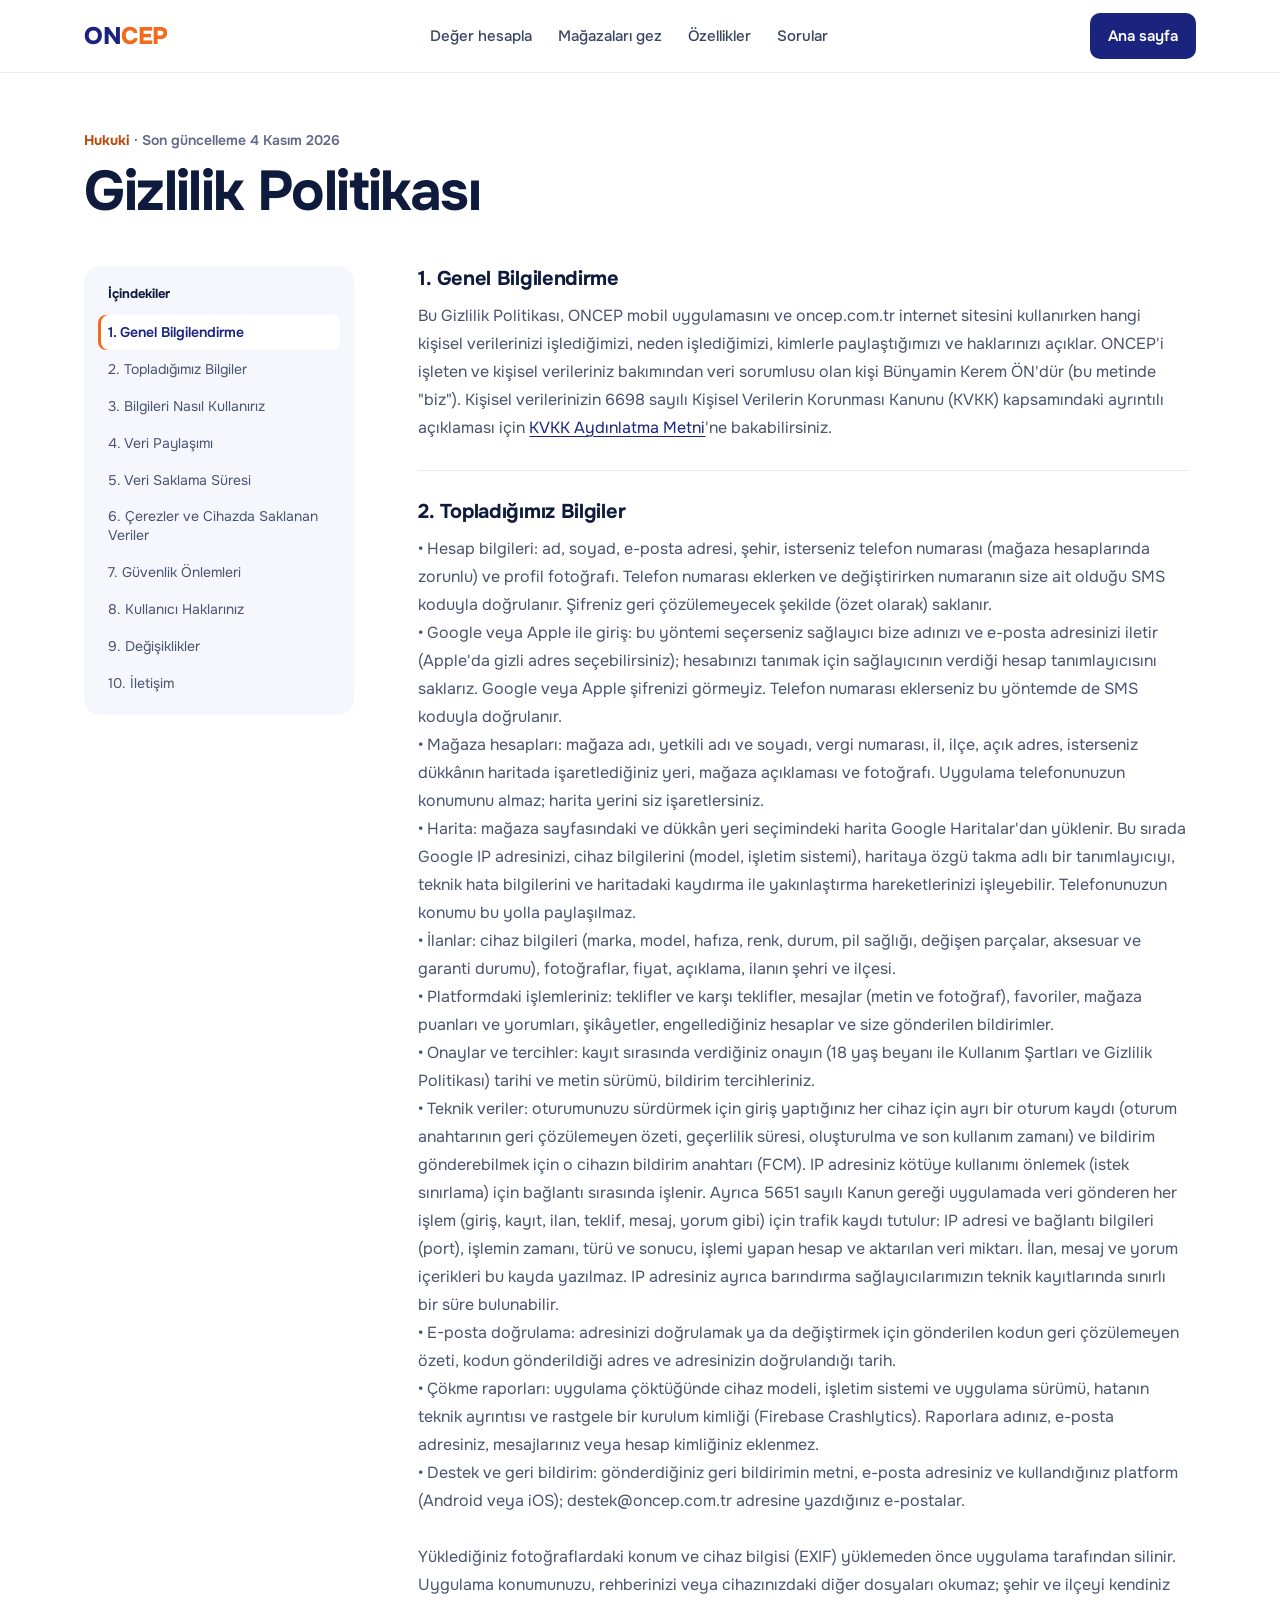
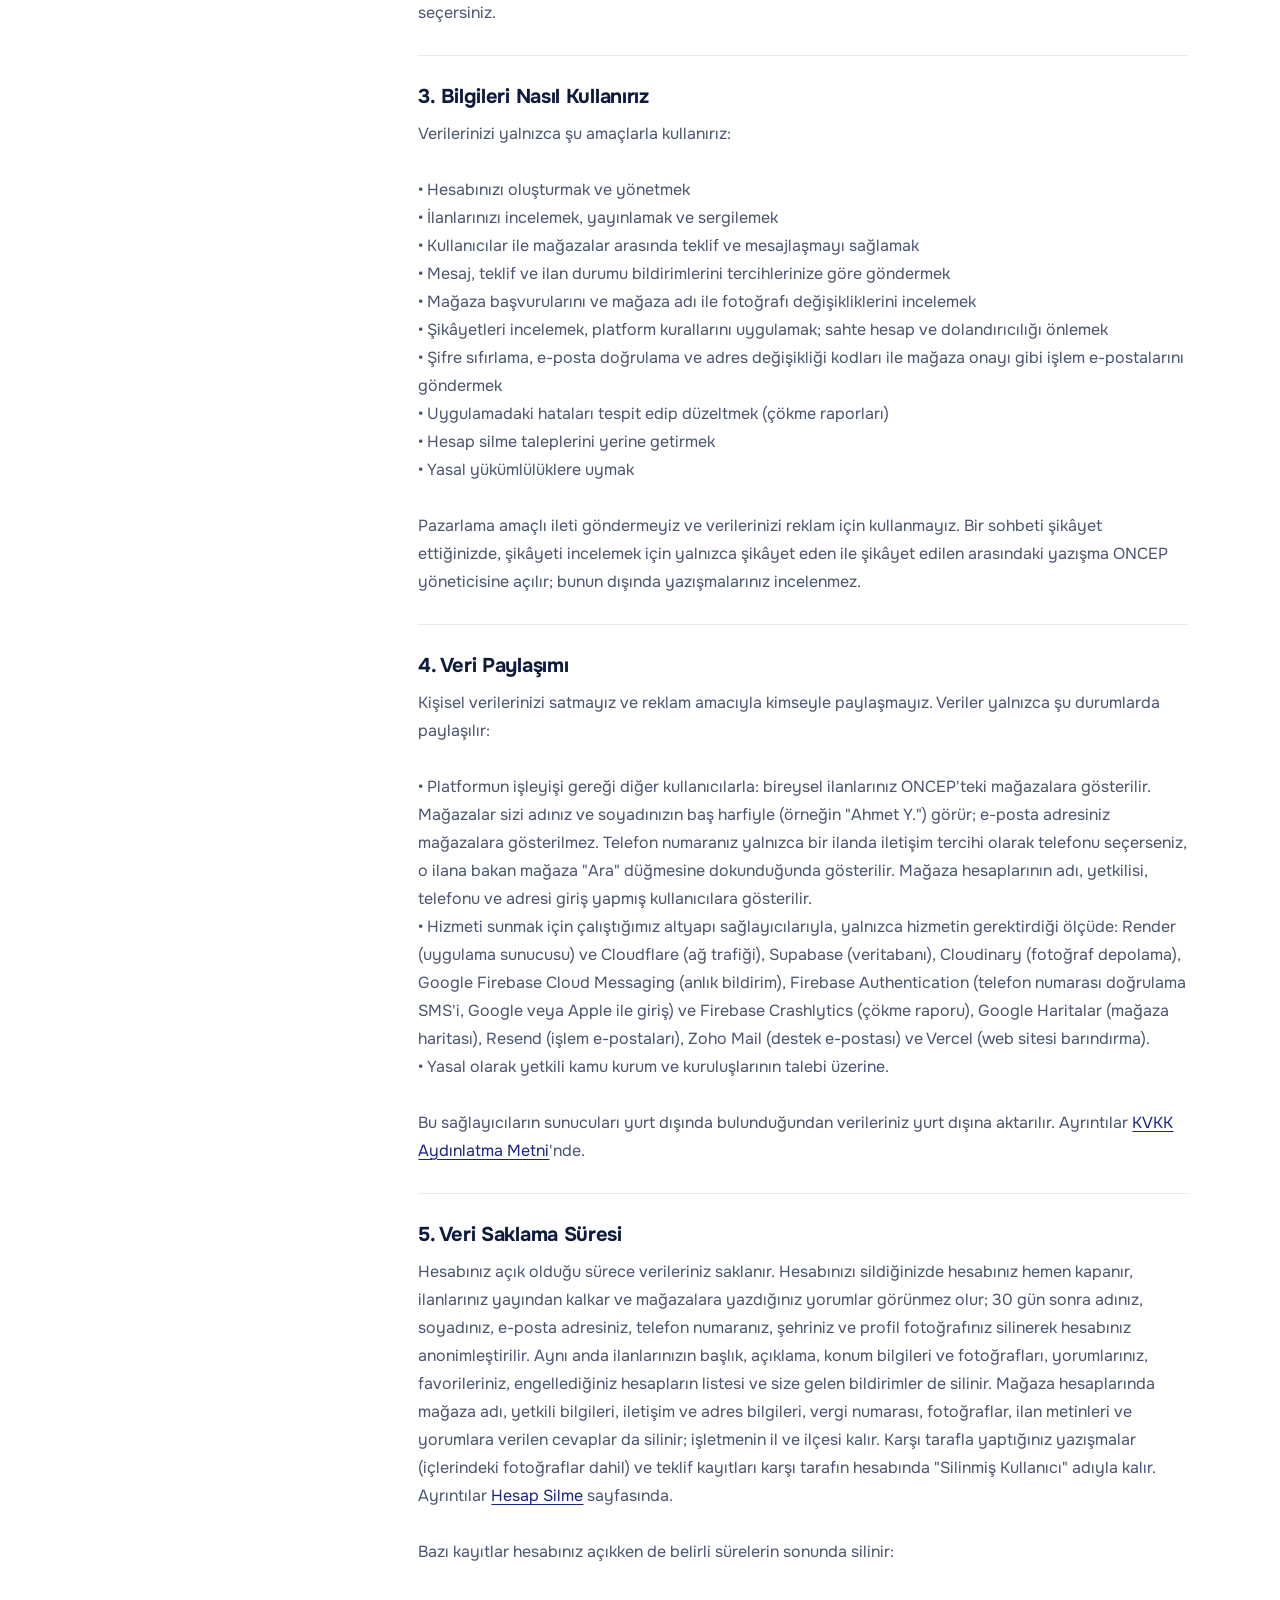
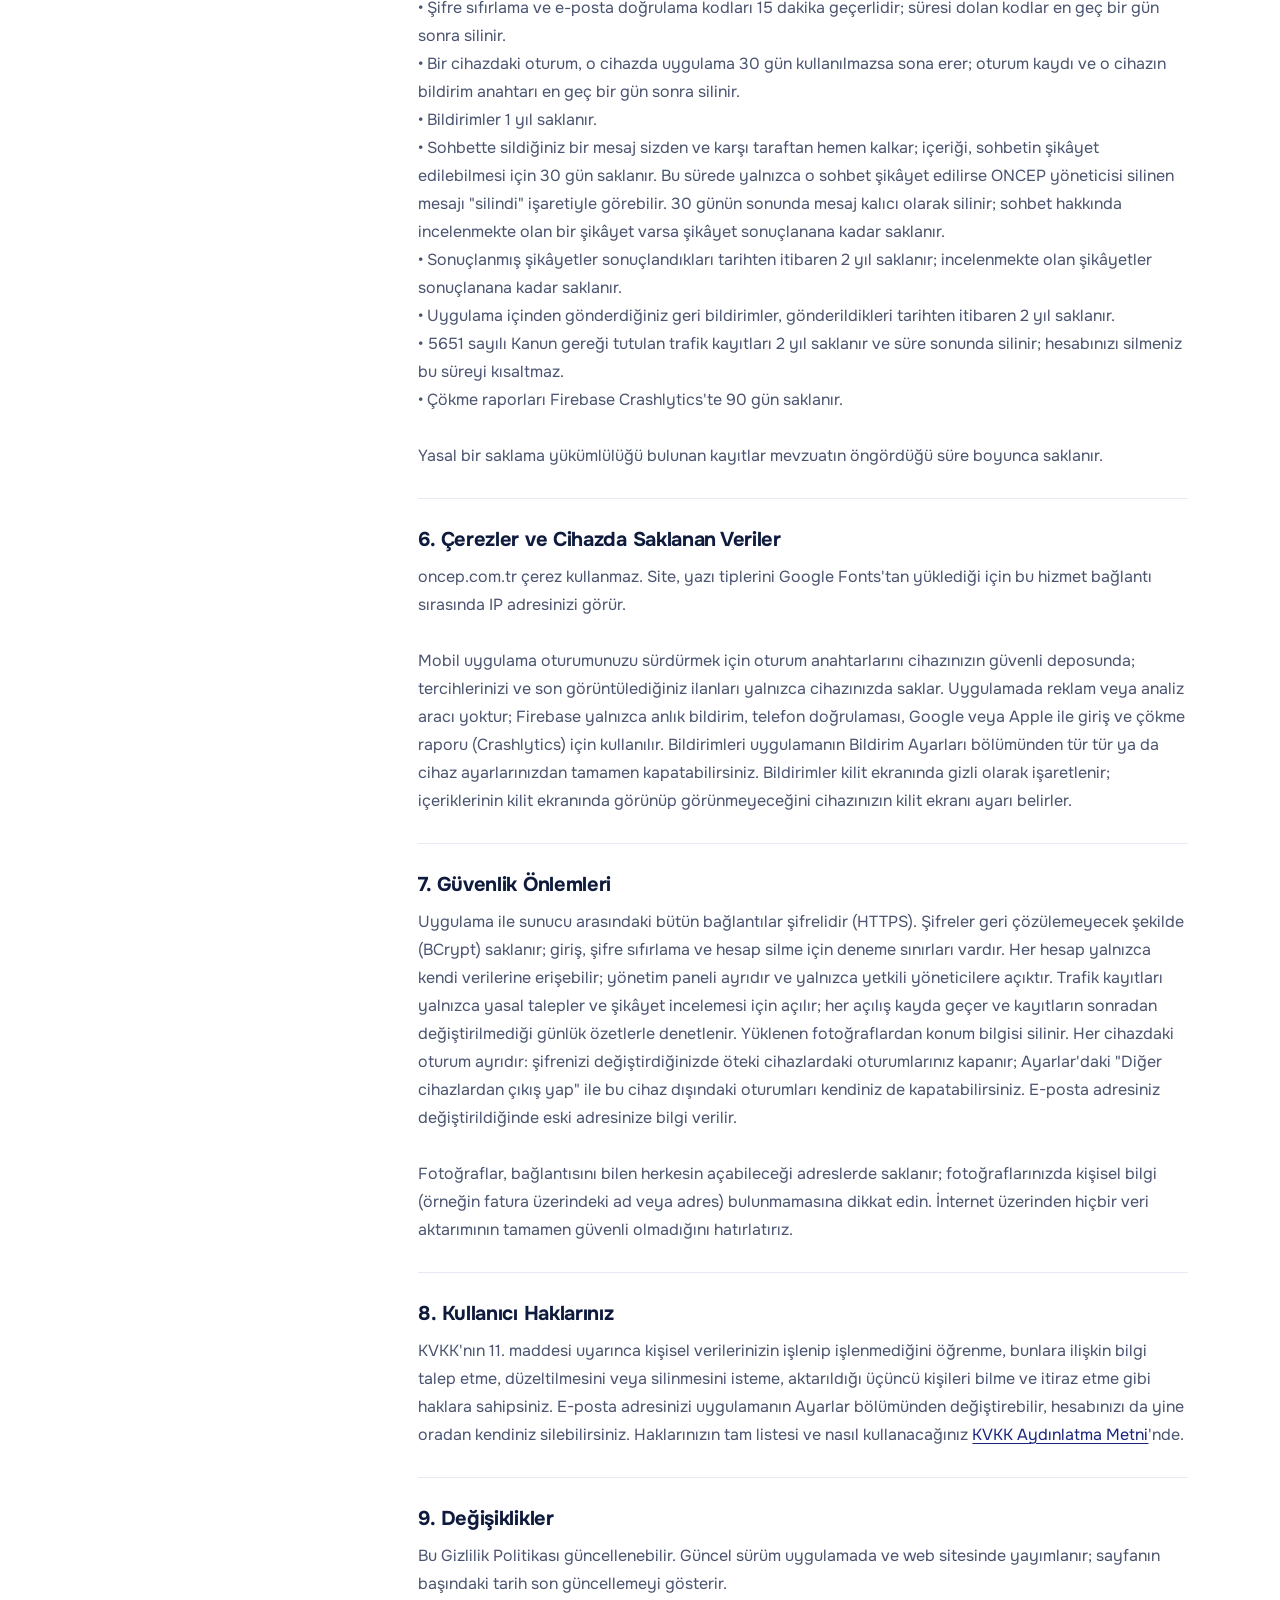
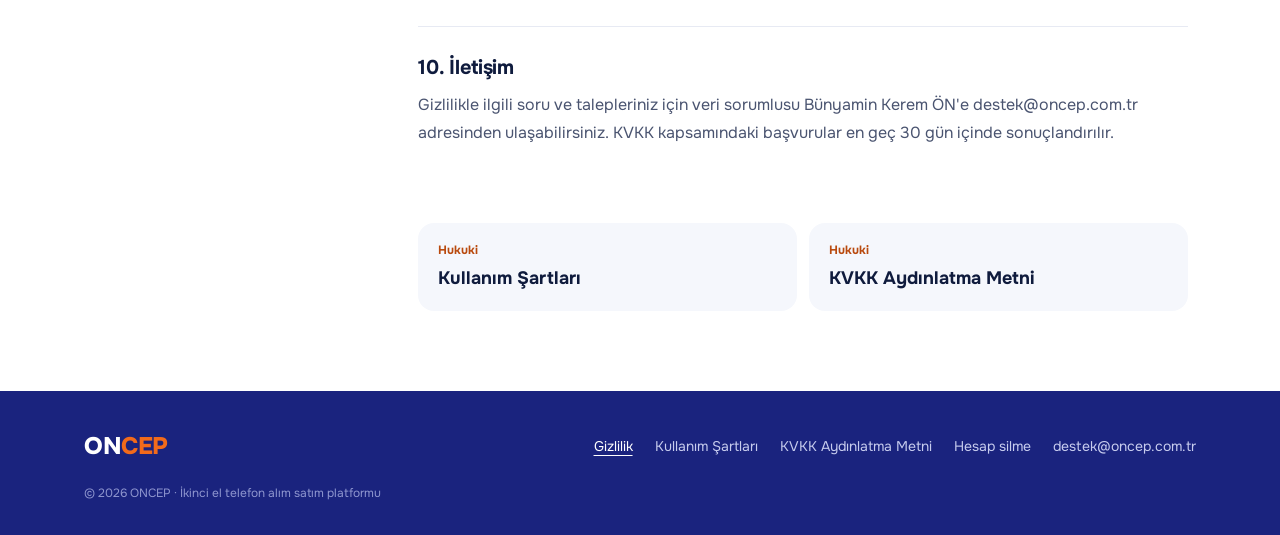
<file: gizlilik/index.html>
<!DOCTYPE html>
<html lang="tr">
<head>
<meta charset="UTF-8">
<meta name="viewport" content="width=device-width, initial-scale=1.0, viewport-fit=cover">
<title>Gizlilik Politikası — ONCEP</title>
<meta name="description" content="ONCEP Gizlilik Politikası. Son güncelleme: 4 Kasım 2026.">
<link rel="canonical" href="https://oncep.com.tr/gizlilik">
<meta property="og:title" content="Gizlilik Politikası — ONCEP">
<meta property="og:description" content="ONCEP hangi kişisel verileri, neden ve ne kadar süre işler; kimlerle paylaşır ve hakların neler.">
<meta name="twitter:title" content="Gizlilik Politikası — ONCEP">
<meta name="twitter:description" content="ONCEP hangi kişisel verileri, neden ve ne kadar süre işler; kimlerle paylaşır ve hakların neler.">
<meta property="og:type" content="article">
<meta property="og:url" content="https://oncep.com.tr/gizlilik">
<meta property="og:site_name" content="ONCEP">
<meta property="og:locale" content="tr_TR">
<meta property="og:image" content="https://oncep.com.tr/paylasim.png">
<meta property="og:image:width" content="1200">
<meta property="og:image:height" content="630">
<meta property="og:image:alt" content="ONCEP: Telefonunu sat, mağazalar teklif versin.">
<meta name="twitter:card" content="summary_large_image">
<meta name="twitter:image" content="https://oncep.com.tr/paylasim.png">
<meta name="theme-color" content="#FFFFFF">
<link rel="icon" href="/favicon.ico" sizes="16x16 32x32 48x48">
<link rel="icon" href="/favicon-96x96.png" type="image/png" sizes="96x96">
<link rel="icon" href="/favicon-192x192.png" type="image/png" sizes="192x192">
<link rel="apple-touch-icon" href="/apple-touch-icon.png">
<link rel="preconnect" href="https://fonts.googleapis.com">
<link rel="preconnect" href="https://fonts.gstatic.com" crossorigin>
<link href="https://fonts.googleapis.com/css2?family=Onest:wght@400;500;600;700;800&display=swap" rel="stylesheet">
<link rel="stylesheet" href="/sayfa.css">
</head>
<body>
  <a class="icerige-gec" href="#icerik">İçeriğe geç</a>
  <header class="ust">
    <div class="kap">
      <a class="logo" href="/" aria-label="ONCEP ana sayfa"><b>ON</b><i>CEP</i></a>
      <nav class="ana-nav" aria-label="Site"><a href="/#hesap">Değer hesapla</a><a href="/#gez">Mağazaları gez</a><a href="/#ozellikler">Özellikler</a><a href="/#sss">Sorular</a></nav>
      <a class="cta" href="/">Ana sayfa</a>
    </div>
  </header>

  <main id="icerik">
    <p class="alt-yazi"><b>Hukuki</b> · Son güncelleme 4 Kasım 2026</p>
    <h1>Gizlilik Politikası</h1>

    <div class="duzen">
      <nav class="icindekiler" aria-label="İçindekiler">
        <p class="alt-yazi">İçindekiler</p>
        <ol>
          <li><a href="#b1">1. Genel Bilgilendirme</a></li>
          <li><a href="#b2">2. Topladığımız Bilgiler</a></li>
          <li><a href="#b3">3. Bilgileri Nasıl Kullanırız</a></li>
          <li><a href="#b4">4. Veri Paylaşımı</a></li>
          <li><a href="#b5">5. Veri Saklama Süresi</a></li>
          <li><a href="#b6">6. Çerezler ve Cihazda Saklanan Veriler</a></li>
          <li><a href="#b7">7. Güvenlik Önlemleri</a></li>
          <li><a href="#b8">8. Kullanıcı Haklarınız</a></li>
          <li><a href="#b9">9. Değişiklikler</a></li>
          <li><a href="#b10">10. İletişim</a></li>
        </ol>
      </nav>

      <div class="metin">
        <section id="b1">
          <h2>1. Genel Bilgilendirme</h2>
          <p>Bu Gizlilik Politikası, ONCEP mobil uygulamasını ve oncep.com.tr internet sitesini kullanırken hangi kişisel verilerinizi işlediğimizi, neden işlediğimizi, kimlerle paylaştığımızı ve haklarınızı açıklar. ONCEP'i işleten ve kişisel verileriniz bakımından veri sorumlusu olan kişi Bünyamin Kerem ÖN'dür (bu metinde &quot;biz&quot;). Kişisel verilerinizin 6698 sayılı Kişisel Verilerin Korunması Kanunu (KVKK) kapsamındaki ayrıntılı açıklaması için <a href="/kvkk">KVKK Aydınlatma Metni</a>'ne bakabilirsiniz.</p>
        </section>
        <section id="b2">
          <h2>2. Topladığımız Bilgiler</h2>
          <p>• Hesap bilgileri: ad, soyad, e-posta adresi, şehir, isterseniz telefon numarası (mağaza hesaplarında zorunlu) ve profil fotoğrafı. Telefon numarası eklerken ve değiştirirken numaranın size ait olduğu SMS koduyla doğrulanır. Şifreniz geri çözülemeyecek şekilde (özet olarak) saklanır.
• Google veya Apple ile giriş: bu yöntemi seçerseniz sağlayıcı bize adınızı ve e-posta adresinizi iletir (Apple'da gizli adres seçebilirsiniz); hesabınızı tanımak için sağlayıcının verdiği hesap tanımlayıcısını saklarız. Google veya Apple şifrenizi görmeyiz. Telefon numarası eklerseniz bu yöntemde de SMS koduyla doğrulanır.
• Mağaza hesapları: mağaza adı, yetkili adı ve soyadı, vergi numarası, il, ilçe, açık adres, isterseniz dükkânın haritada işaretlediğiniz yeri, mağaza açıklaması ve fotoğrafı. Uygulama telefonunuzun konumunu almaz; harita yerini siz işaretlersiniz.
• Harita: mağaza sayfasındaki ve dükkân yeri seçimindeki harita Google Haritalar'dan yüklenir. Bu sırada Google IP adresinizi, cihaz bilgilerini (model, işletim sistemi), haritaya özgü takma adlı bir tanımlayıcıyı, teknik hata bilgilerini ve haritadaki kaydırma ile yakınlaştırma hareketlerinizi işleyebilir. Telefonunuzun konumu bu yolla paylaşılmaz.
• İlanlar: cihaz bilgileri (marka, model, hafıza, renk, durum, pil sağlığı, değişen parçalar, aksesuar ve garanti durumu), fotoğraflar, fiyat, açıklama, ilanın şehri ve ilçesi.
• Platformdaki işlemleriniz: teklifler ve karşı teklifler, mesajlar (metin ve fotoğraf), favoriler, mağaza puanları ve yorumları, şikâyetler, engellediğiniz hesaplar ve size gönderilen bildirimler.
• Onaylar ve tercihler: kayıt sırasında verdiğiniz onayın (18 yaş beyanı ile Kullanım Şartları ve Gizlilik Politikası) tarihi ve metin sürümü, bildirim tercihleriniz.
• Teknik veriler: oturumunuzu sürdürmek için giriş yaptığınız her cihaz için ayrı bir oturum kaydı (oturum anahtarının geri çözülemeyen özeti, geçerlilik süresi, oluşturulma ve son kullanım zamanı) ve bildirim gönderebilmek için o cihazın bildirim anahtarı (FCM). IP adresiniz kötüye kullanımı önlemek (istek sınırlama) için bağlantı sırasında işlenir. Ayrıca 5651 sayılı Kanun gereği uygulamada veri gönderen her işlem (giriş, kayıt, ilan, teklif, mesaj, yorum gibi) için trafik kaydı tutulur: IP adresi ve bağlantı bilgileri (port), işlemin zamanı, türü ve sonucu, işlemi yapan hesap ve aktarılan veri miktarı. İlan, mesaj ve yorum içerikleri bu kayda yazılmaz. IP adresiniz ayrıca barındırma sağlayıcılarımızın teknik kayıtlarında sınırlı bir süre bulunabilir.
• E-posta doğrulama: adresinizi doğrulamak ya da değiştirmek için gönderilen kodun geri çözülemeyen özeti, kodun gönderildiği adres ve adresinizin doğrulandığı tarih.
• Çökme raporları: uygulama çöktüğünde cihaz modeli, işletim sistemi ve uygulama sürümü, hatanın teknik ayrıntısı ve rastgele bir kurulum kimliği (Firebase Crashlytics). Raporlara adınız, e-posta adresiniz, mesajlarınız veya hesap kimliğiniz eklenmez.
• Destek ve geri bildirim: gönderdiğiniz geri bildirimin metni, e-posta adresiniz ve kullandığınız platform (Android veya iOS); destek@oncep.com.tr adresine yazdığınız e-postalar.

Yüklediğiniz fotoğraflardaki konum ve cihaz bilgisi (EXIF) yüklemeden önce uygulama tarafından silinir. Uygulama konumunuzu, rehberinizi veya cihazınızdaki diğer dosyaları okumaz; şehir ve ilçeyi kendiniz seçersiniz.</p>
        </section>
        <section id="b3">
          <h2>3. Bilgileri Nasıl Kullanırız</h2>
          <p>Verilerinizi yalnızca şu amaçlarla kullanırız:

• Hesabınızı oluşturmak ve yönetmek
• İlanlarınızı incelemek, yayınlamak ve sergilemek
• Kullanıcılar ile mağazalar arasında teklif ve mesajlaşmayı sağlamak
• Mesaj, teklif ve ilan durumu bildirimlerini tercihlerinize göre göndermek
• Mağaza başvurularını ve mağaza adı ile fotoğrafı değişikliklerini incelemek
• Şikâyetleri incelemek, platform kurallarını uygulamak; sahte hesap ve dolandırıcılığı önlemek
• Şifre sıfırlama, e-posta doğrulama ve adres değişikliği kodları ile mağaza onayı gibi işlem e-postalarını göndermek
• Uygulamadaki hataları tespit edip düzeltmek (çökme raporları)
• Hesap silme taleplerini yerine getirmek
• Yasal yükümlülüklere uymak

Pazarlama amaçlı ileti göndermeyiz ve verilerinizi reklam için kullanmayız. Bir sohbeti şikâyet ettiğinizde, şikâyeti incelemek için yalnızca şikâyet eden ile şikâyet edilen arasındaki yazışma ONCEP yöneticisine açılır; bunun dışında yazışmalarınız incelenmez.</p>
        </section>
        <section id="b4">
          <h2>4. Veri Paylaşımı</h2>
          <p>Kişisel verilerinizi satmayız ve reklam amacıyla kimseyle paylaşmayız. Veriler yalnızca şu durumlarda paylaşılır:

• Platformun işleyişi gereği diğer kullanıcılarla: bireysel ilanlarınız ONCEP'teki mağazalara gösterilir. Mağazalar sizi adınız ve soyadınızın baş harfiyle (örneğin &quot;Ahmet Y.&quot;) görür; e-posta adresiniz mağazalara gösterilmez. Telefon numaranız yalnızca bir ilanda iletişim tercihi olarak telefonu seçerseniz, o ilana bakan mağaza &quot;Ara&quot; düğmesine dokunduğunda gösterilir. Mağaza hesaplarının adı, yetkilisi, telefonu ve adresi giriş yapmış kullanıcılara gösterilir.
• Hizmeti sunmak için çalıştığımız altyapı sağlayıcılarıyla, yalnızca hizmetin gerektirdiği ölçüde: Render (uygulama sunucusu) ve Cloudflare (ağ trafiği), Supabase (veritabanı), Cloudinary (fotoğraf depolama), Google Firebase Cloud Messaging (anlık bildirim), Firebase Authentication (telefon numarası doğrulama SMS'i, Google veya Apple ile giriş) ve Firebase Crashlytics (çökme raporu), Google Haritalar (mağaza haritası), Resend (işlem e-postaları), Zoho Mail (destek e-postası) ve Vercel (web sitesi barındırma).
• Yasal olarak yetkili kamu kurum ve kuruluşlarının talebi üzerine.

Bu sağlayıcıların sunucuları yurt dışında bulunduğundan verileriniz yurt dışına aktarılır. Ayrıntılar <a href="/kvkk">KVKK Aydınlatma Metni</a>'nde.</p>
        </section>
        <section id="b5">
          <h2>5. Veri Saklama Süresi</h2>
          <p>Hesabınız açık olduğu sürece verileriniz saklanır. Hesabınızı sildiğinizde hesabınız hemen kapanır, ilanlarınız yayından kalkar ve mağazalara yazdığınız yorumlar görünmez olur; 30 gün sonra adınız, soyadınız, e-posta adresiniz, telefon numaranız, şehriniz ve profil fotoğrafınız silinerek hesabınız anonimleştirilir. Aynı anda ilanlarınızın başlık, açıklama, konum bilgileri ve fotoğrafları, yorumlarınız, favorileriniz, engellediğiniz hesapların listesi ve size gelen bildirimler de silinir. Mağaza hesaplarında mağaza adı, yetkili bilgileri, iletişim ve adres bilgileri, vergi numarası, fotoğraflar, ilan metinleri ve yorumlara verilen cevaplar da silinir; işletmenin il ve ilçesi kalır. Karşı tarafla yaptığınız yazışmalar (içlerindeki fotoğraflar dahil) ve teklif kayıtları karşı tarafın hesabında &quot;Silinmiş Kullanıcı&quot; adıyla kalır. Ayrıntılar <a href="/hesap-silme">Hesap Silme</a> sayfasında.

Bazı kayıtlar hesabınız açıkken de belirli sürelerin sonunda silinir:

• Şifre sıfırlama ve e-posta doğrulama kodları 15 dakika geçerlidir; süresi dolan kodlar en geç bir gün sonra silinir.
• Bir cihazdaki oturum, o cihazda uygulama 30 gün kullanılmazsa sona erer; oturum kaydı ve o cihazın bildirim anahtarı en geç bir gün sonra silinir.
• Bildirimler 1 yıl saklanır.
• Sohbette sildiğiniz bir mesaj sizden ve karşı taraftan hemen kalkar; içeriği, sohbetin şikâyet edilebilmesi için 30 gün saklanır. Bu sürede yalnızca o sohbet şikâyet edilirse ONCEP yöneticisi silinen mesajı &quot;silindi&quot; işaretiyle görebilir. 30 günün sonunda mesaj kalıcı olarak silinir; sohbet hakkında incelenmekte olan bir şikâyet varsa şikâyet sonuçlanana kadar saklanır.
• Sonuçlanmış şikâyetler sonuçlandıkları tarihten itibaren 2 yıl saklanır; incelenmekte olan şikâyetler sonuçlanana kadar saklanır.
• Uygulama içinden gönderdiğiniz geri bildirimler, gönderildikleri tarihten itibaren 2 yıl saklanır.
• 5651 sayılı Kanun gereği tutulan trafik kayıtları 2 yıl saklanır ve süre sonunda silinir; hesabınızı silmeniz bu süreyi kısaltmaz.
• Çökme raporları Firebase Crashlytics'te 90 gün saklanır.

Yasal bir saklama yükümlülüğü bulunan kayıtlar mevzuatın öngördüğü süre boyunca saklanır.</p>
        </section>
        <section id="b6">
          <h2>6. Çerezler ve Cihazda Saklanan Veriler</h2>
          <p>oncep.com.tr çerez kullanmaz. Site, yazı tiplerini Google Fonts'tan yüklediği için bu hizmet bağlantı sırasında IP adresinizi görür.

Mobil uygulama oturumunuzu sürdürmek için oturum anahtarlarını cihazınızın güvenli deposunda; tercihlerinizi ve son görüntülediğiniz ilanları yalnızca cihazınızda saklar. Uygulamada reklam veya analiz aracı yoktur; Firebase yalnızca anlık bildirim, telefon doğrulaması, Google veya Apple ile giriş ve çökme raporu (Crashlytics) için kullanılır. Bildirimleri uygulamanın Bildirim Ayarları bölümünden tür tür ya da cihaz ayarlarınızdan tamamen kapatabilirsiniz. Bildirimler kilit ekranında gizli olarak işaretlenir; içeriklerinin kilit ekranında görünüp görünmeyeceğini cihazınızın kilit ekranı ayarı belirler.</p>
        </section>
        <section id="b7">
          <h2>7. Güvenlik Önlemleri</h2>
          <p>Uygulama ile sunucu arasındaki bütün bağlantılar şifrelidir (HTTPS). Şifreler geri çözülemeyecek şekilde (BCrypt) saklanır; giriş, şifre sıfırlama ve hesap silme için deneme sınırları vardır. Her hesap yalnızca kendi verilerine erişebilir; yönetim paneli ayrıdır ve yalnızca yetkili yöneticilere açıktır. Trafik kayıtları yalnızca yasal talepler ve şikâyet incelemesi için açılır; her açılış kayda geçer ve kayıtların sonradan değiştirilmediği günlük özetlerle denetlenir. Yüklenen fotoğraflardan konum bilgisi silinir. Her cihazdaki oturum ayrıdır: şifrenizi değiştirdiğinizde öteki cihazlardaki oturumlarınız kapanır; Ayarlar'daki &quot;Diğer cihazlardan çıkış yap&quot; ile bu cihaz dışındaki oturumları kendiniz de kapatabilirsiniz. E-posta adresiniz değiştirildiğinde eski adresinize bilgi verilir.

Fotoğraflar, bağlantısını bilen herkesin açabileceği adreslerde saklanır; fotoğraflarınızda kişisel bilgi (örneğin fatura üzerindeki ad veya adres) bulunmamasına dikkat edin. İnternet üzerinden hiçbir veri aktarımının tamamen güvenli olmadığını hatırlatırız.</p>
        </section>
        <section id="b8">
          <h2>8. Kullanıcı Haklarınız</h2>
          <p>KVKK'nın 11. maddesi uyarınca kişisel verilerinizin işlenip işlenmediğini öğrenme, bunlara ilişkin bilgi talep etme, düzeltilmesini veya silinmesini isteme, aktarıldığı üçüncü kişileri bilme ve itiraz etme gibi haklara sahipsiniz. E-posta adresinizi uygulamanın Ayarlar bölümünden değiştirebilir, hesabınızı da yine oradan kendiniz silebilirsiniz. Haklarınızın tam listesi ve nasıl kullanacağınız <a href="/kvkk">KVKK Aydınlatma Metni</a>'nde.</p>
        </section>
        <section id="b9">
          <h2>9. Değişiklikler</h2>
          <p>Bu Gizlilik Politikası güncellenebilir. Güncel sürüm uygulamada ve web sitesinde yayımlanır; sayfanın başındaki tarih son güncellemeyi gösterir.</p>
        </section>
        <section id="b10">
          <h2>10. İletişim</h2>
          <p>Gizlilikle ilgili soru ve talepleriniz için veri sorumlusu Bünyamin Kerem ÖN'e destek@oncep.com.tr adresinden ulaşabilirsiniz. KVKK kapsamındaki başvurular en geç 30 gün içinde sonuçlandırılır.</p>
        </section>

        <nav class="diger" aria-label="Diğer hukuki metinler">
          <a href="/kullanim-sartlari"><small>Hukuki</small><b>Kullanım Şartları</b></a>
          <a href="/kvkk"><small>Hukuki</small><b>KVKK Aydınlatma Metni</b></a>
        </nav>
      </div>
    </div>
  </main>

  <footer class="alt">
    <div class="kap">
      <div class="alt-ust">
        <a class="logo" href="/" aria-label="ONCEP ana sayfa"><b>ON</b><i>CEP</i></a>
        <nav aria-label="Yasal ve iletişim"><a href="/gizlilik" aria-current="page">Gizlilik</a><a href="/kullanim-sartlari">Kullanım Şartları</a><a href="/kvkk">KVKK Aydınlatma Metni</a><a href="/hesap-silme">Hesap silme</a><a href="mailto:destek@oncep.com.tr">destek@oncep.com.tr</a></nav>
      </div>
      <p class="telif">© 2026 ONCEP · İkinci el telefon alım satım platformu</p>
    </div>
  </footer>

  <script>
    // İçindekilerde okunan bölümü işaretle. Yalnız görsel yardım; JS yoksa sayfa aynı.
    (function () {
      var baglar = Array.prototype.slice.call(document.querySelectorAll('.icindekiler a'));
      if (!('IntersectionObserver' in window) || !baglar.length) return;
      var gozcu = new IntersectionObserver(function (girdiler) {
        girdiler.forEach(function (g) {
          if (!g.isIntersecting) return;
          baglar.forEach(function (a) { a.classList.toggle('aktif', a.getAttribute('href') === '#' + g.target.id); });
        });
      }, { rootMargin: '-20% 0px -70% 0px' });
      document.querySelectorAll('.metin section').forEach(function (s) { gozcu.observe(s); });
    })();
  </script>
</body>
</html>
</file>
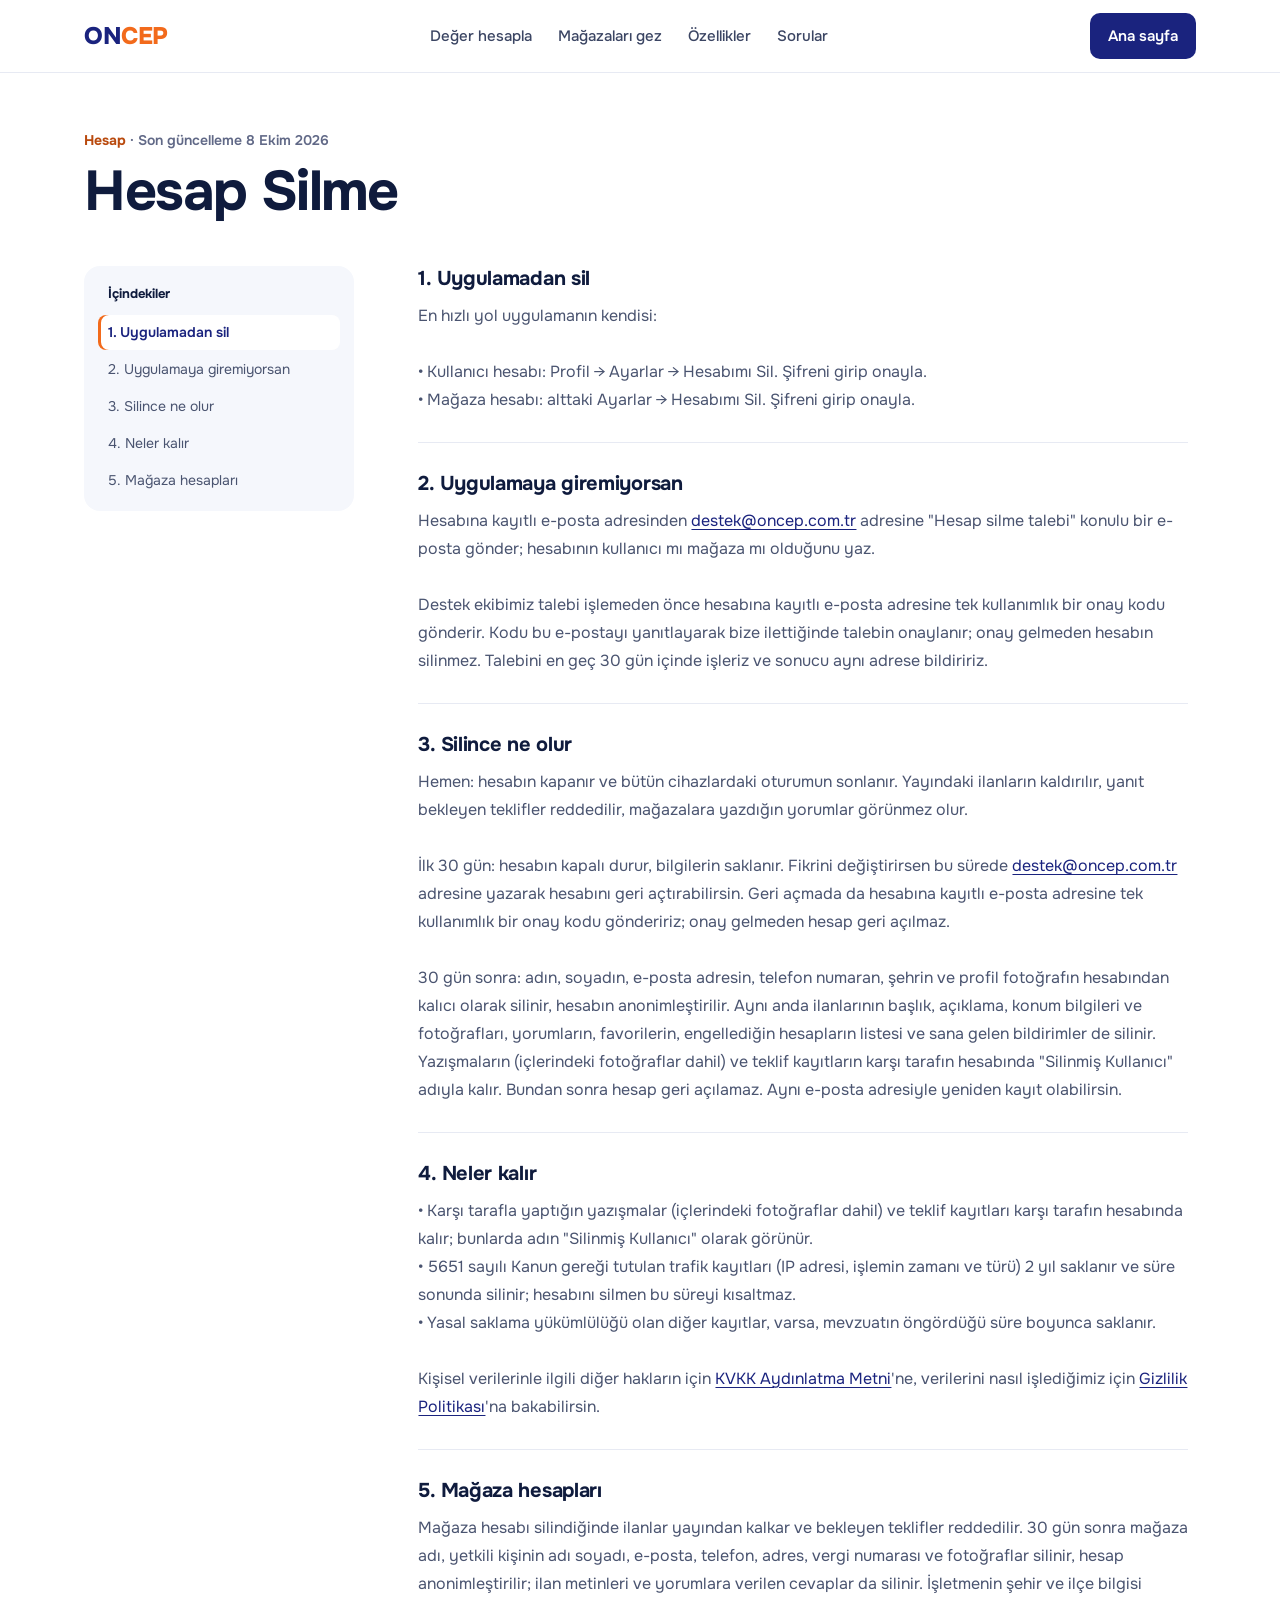
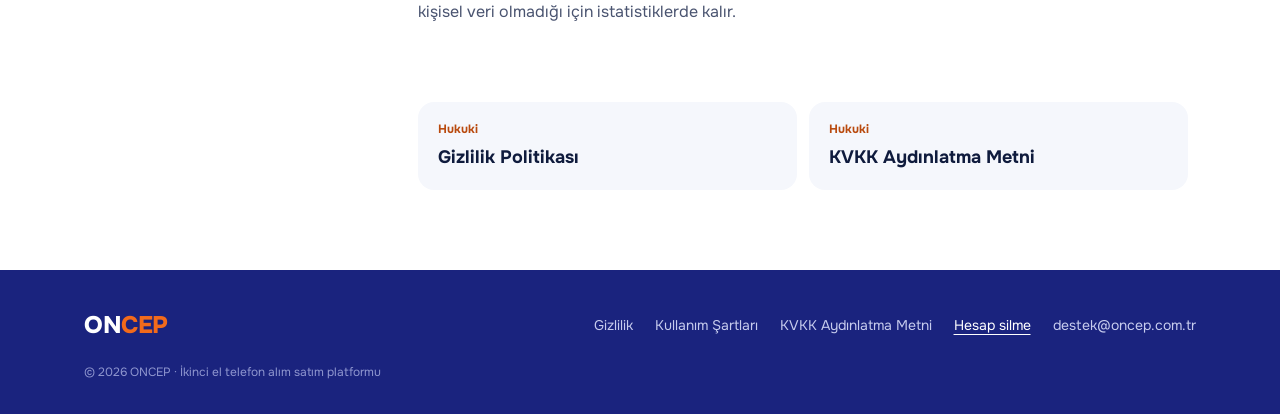
<file: hesap-silme/index.html>
<!DOCTYPE html>
<html lang="tr">
<head>
<meta charset="UTF-8">
<meta name="viewport" content="width=device-width, initial-scale=1.0, viewport-fit=cover">
<title>Hesap Silme — ONCEP</title>
<meta name="description" content="ONCEP hesabını nasıl silersin, silince hangi verilerin silinir, hangileri kalır. Uygulamaya giremiyorsan e-postayla silme talebi.">
<link rel="canonical" href="https://oncep.com.tr/hesap-silme">
<meta property="og:title" content="Hesap Silme — ONCEP">
<meta property="og:description" content="ONCEP hesabını nasıl silersin; silince hangi verilerin silinir, hangileri kalır.">
<meta name="twitter:title" content="Hesap Silme — ONCEP">
<meta name="twitter:description" content="ONCEP hesabını nasıl silersin; silince hangi verilerin silinir, hangileri kalır.">
<meta property="og:type" content="article">
<meta property="og:url" content="https://oncep.com.tr/hesap-silme">
<meta property="og:site_name" content="ONCEP">
<meta property="og:locale" content="tr_TR">
<meta property="og:image" content="https://oncep.com.tr/paylasim.png">
<meta property="og:image:width" content="1200">
<meta property="og:image:height" content="630">
<meta property="og:image:alt" content="ONCEP: Telefonunu sat, mağazalar teklif versin.">
<meta name="twitter:card" content="summary_large_image">
<meta name="twitter:image" content="https://oncep.com.tr/paylasim.png">
<meta name="theme-color" content="#FFFFFF">
<link rel="icon" href="/favicon.ico" sizes="16x16 32x32 48x48">
<link rel="icon" href="/favicon-96x96.png" type="image/png" sizes="96x96">
<link rel="icon" href="/favicon-192x192.png" type="image/png" sizes="192x192">
<link rel="apple-touch-icon" href="/apple-touch-icon.png">
<link rel="preconnect" href="https://fonts.googleapis.com">
<link rel="preconnect" href="https://fonts.gstatic.com" crossorigin>
<link href="https://fonts.googleapis.com/css2?family=Onest:wght@400;500;600;700;800&display=swap" rel="stylesheet">
<link rel="stylesheet" href="/sayfa.css">
</head>
<body>
  <a class="icerige-gec" href="#icerik">İçeriğe geç</a>
  <header class="ust">
    <div class="kap">
      <a class="logo" href="/" aria-label="ONCEP ana sayfa"><b>ON</b><i>CEP</i></a>
      <nav class="ana-nav" aria-label="Site"><a href="/#hesap">Değer hesapla</a><a href="/#gez">Mağazaları gez</a><a href="/#ozellikler">Özellikler</a><a href="/#sss">Sorular</a></nav>
      <a class="cta" href="/">Ana sayfa</a>
    </div>
  </header>

  <main id="icerik">
    <p class="alt-yazi"><b>Hesap</b> · Son güncelleme 8 Ekim 2026</p>
    <h1>Hesap Silme</h1>

    <div class="duzen">
      <nav class="icindekiler" aria-label="İçindekiler">
        <p class="alt-yazi">İçindekiler</p>
        <ol>
          <li><a href="#b1">1. Uygulamadan sil</a></li>
          <li><a href="#b2">2. Uygulamaya giremiyorsan</a></li>
          <li><a href="#b3">3. Silince ne olur</a></li>
          <li><a href="#b4">4. Neler kalır</a></li>
          <li><a href="#b5">5. Mağaza hesapları</a></li>
        </ol>
      </nav>

      <div class="metin">
        <section id="b1">
          <h2>1. Uygulamadan sil</h2>
          <p>En hızlı yol uygulamanın kendisi:

• Kullanıcı hesabı: Profil → Ayarlar → Hesabımı Sil. Şifreni girip onayla.
• Mağaza hesabı: alttaki Ayarlar → Hesabımı Sil. Şifreni girip onayla.</p>
        </section>
        <section id="b2">
          <h2>2. Uygulamaya giremiyorsan</h2>
          <p>Hesabına kayıtlı e-posta adresinden <a href="mailto:destek@oncep.com.tr?subject=Hesap%20silme%20talebi">destek@oncep.com.tr</a> adresine "Hesap silme talebi" konulu bir e-posta gönder; hesabının kullanıcı mı mağaza mı olduğunu yaz.

Destek ekibimiz talebi işlemeden önce hesabına kayıtlı e-posta adresine tek kullanımlık bir onay kodu gönderir. Kodu bu e-postayı yanıtlayarak bize ilettiğinde talebin onaylanır; onay gelmeden hesabın silinmez. Talebini en geç 30 gün içinde işleriz ve sonucu aynı adrese bildiririz.</p>
        </section>
        <section id="b3">
          <h2>3. Silince ne olur</h2>
          <p>Hemen: hesabın kapanır ve bütün cihazlardaki oturumun sonlanır. Yayındaki ilanların kaldırılır, yanıt bekleyen teklifler reddedilir, mağazalara yazdığın yorumlar görünmez olur.

İlk 30 gün: hesabın kapalı durur, bilgilerin saklanır. Fikrini değiştirirsen bu sürede <a href="mailto:destek@oncep.com.tr?subject=Hesap%20silme%20talebi">destek@oncep.com.tr</a> adresine yazarak hesabını geri açtırabilirsin. Geri açmada da hesabına kayıtlı e-posta adresine tek kullanımlık bir onay kodu göndeririz; onay gelmeden hesap geri açılmaz.

30 gün sonra: adın, soyadın, e-posta adresin, telefon numaran, şehrin ve profil fotoğrafın hesabından kalıcı olarak silinir, hesabın anonimleştirilir. Aynı anda ilanlarının başlık, açıklama, konum bilgileri ve fotoğrafları, yorumların, favorilerin, engellediğin hesapların listesi ve sana gelen bildirimler de silinir. Yazışmaların (içlerindeki fotoğraflar dahil) ve teklif kayıtların karşı tarafın hesabında "Silinmiş Kullanıcı" adıyla kalır. Bundan sonra hesap geri açılamaz. Aynı e-posta adresiyle yeniden kayıt olabilirsin.</p>
        </section>
        <section id="b4">
          <h2>4. Neler kalır</h2>
          <p>• Karşı tarafla yaptığın yazışmalar (içlerindeki fotoğraflar dahil) ve teklif kayıtları karşı tarafın hesabında kalır; bunlarda adın "Silinmiş Kullanıcı" olarak görünür.
• 5651 sayılı Kanun gereği tutulan trafik kayıtları (IP adresi, işlemin zamanı ve türü) 2 yıl saklanır ve süre sonunda silinir; hesabını silmen bu süreyi kısaltmaz.
• Yasal saklama yükümlülüğü olan diğer kayıtlar, varsa, mevzuatın öngördüğü süre boyunca saklanır.

Kişisel verilerinle ilgili diğer hakların için <a href="/kvkk">KVKK Aydınlatma Metni</a>'ne, verilerini nasıl işlediğimiz için <a href="/gizlilik">Gizlilik Politikası</a>'na bakabilirsin.</p>
        </section>
        <section id="b5">
          <h2>5. Mağaza hesapları</h2>
          <p>Mağaza hesabı silindiğinde ilanlar yayından kalkar ve bekleyen teklifler reddedilir. 30 gün sonra mağaza adı, yetkili kişinin adı soyadı, e-posta, telefon, adres, vergi numarası ve fotoğraflar silinir, hesap anonimleştirilir; ilan metinleri ve yorumlara verilen cevaplar da silinir. İşletmenin şehir ve ilçe bilgisi kişisel veri olmadığı için istatistiklerde kalır.</p>
        </section>

        <nav class="diger" aria-label="Diğer hukuki metinler">
          <a href="/gizlilik"><small>Hukuki</small><b>Gizlilik Politikası</b></a>
          <a href="/kvkk"><small>Hukuki</small><b>KVKK Aydınlatma Metni</b></a>
        </nav>
      </div>
    </div>
  </main>

  <footer class="alt">
    <div class="kap">
      <div class="alt-ust">
        <a class="logo" href="/" aria-label="ONCEP ana sayfa"><b>ON</b><i>CEP</i></a>
        <nav aria-label="Yasal ve iletişim"><a href="/gizlilik">Gizlilik</a><a href="/kullanim-sartlari">Kullanım Şartları</a><a href="/kvkk">KVKK Aydınlatma Metni</a><a href="/hesap-silme" aria-current="page">Hesap silme</a><a href="mailto:destek@oncep.com.tr">destek@oncep.com.tr</a></nav>
      </div>
      <p class="telif">© 2026 ONCEP · İkinci el telefon alım satım platformu</p>
    </div>
  </footer>

  <script>
    // İçindekilerde okunan bölümü işaretle. Yalnız görsel yardım; JS yoksa sayfa aynı.
    (function () {
      var baglar = Array.prototype.slice.call(document.querySelectorAll('.icindekiler a'));
      if (!('IntersectionObserver' in window) || !baglar.length) return;
      var gozcu = new IntersectionObserver(function (girdiler) {
        girdiler.forEach(function (g) {
          if (!g.isIntersecting) return;
          baglar.forEach(function (a) { a.classList.toggle('aktif', a.getAttribute('href') === '#' + g.target.id); });
        });
      }, { rootMargin: '-20% 0px -70% 0px' });
      document.querySelectorAll('.metin section').forEach(function (s) { gozcu.observe(s); });
    })();
  </script>
</body>
</html>
</file>
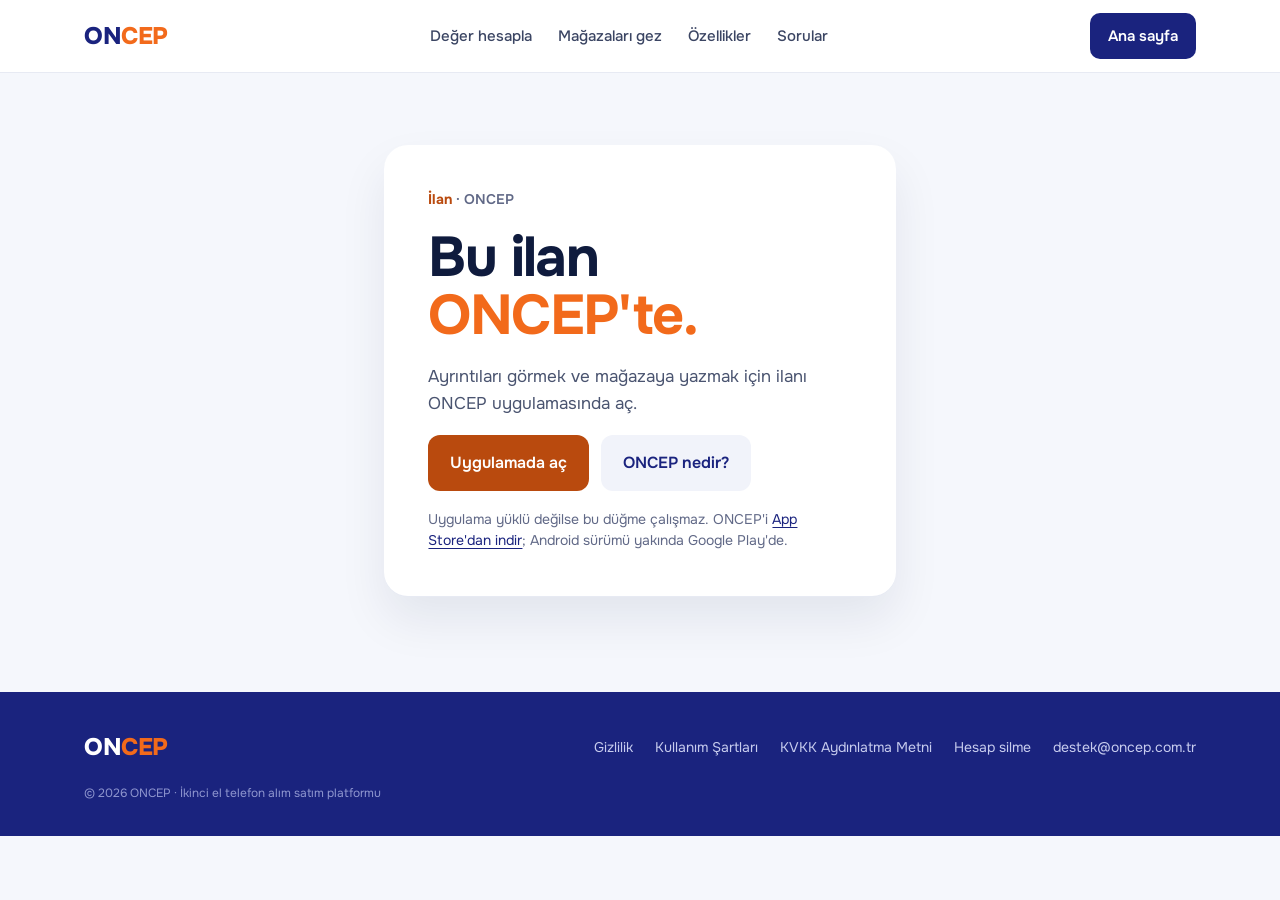
<file: ilan-ac/index.html>
<!DOCTYPE html>
<html lang="tr">
<head>
<meta charset="UTF-8">
<meta name="viewport" content="width=device-width, initial-scale=1.0, viewport-fit=cover">
<title>ONCEP'teki ilan</title>
<meta name="description" content="Bu ilan ONCEP uygulamasında. Ayrıntıları uygulamada açarak gör.">
<meta name="robots" content="noindex">
<meta name="apple-itunes-app" content="app-id=6824097707">
<meta property="og:title" content="ONCEP'teki ilan">
<meta property="og:description" content="Bu ilan ONCEP uygulamasında. Ayrıntıları uygulamada açarak gör.">
<meta property="og:type" content="website">
<meta property="og:site_name" content="ONCEP">
<meta property="og:locale" content="tr_TR">
<meta property="og:image" content="https://oncep.com.tr/paylasim.png">
<meta property="og:image:width" content="1200">
<meta property="og:image:height" content="630">
<meta property="og:image:alt" content="ONCEP: Telefonunu sat, mağazalar teklif versin.">
<meta name="twitter:card" content="summary_large_image">
<meta name="twitter:image" content="https://oncep.com.tr/paylasim.png">
<meta name="theme-color" content="#FFFFFF">
<link rel="icon" href="/favicon.ico" sizes="16x16 32x32 48x48">
<link rel="icon" href="/favicon-96x96.png" type="image/png" sizes="96x96">
<link rel="icon" href="/favicon-192x192.png" type="image/png" sizes="192x192">
<link rel="apple-touch-icon" href="/apple-touch-icon.png">
<link rel="preconnect" href="https://fonts.googleapis.com">
<link rel="preconnect" href="https://fonts.gstatic.com" crossorigin>
<link href="https://fonts.googleapis.com/css2?family=Onest:wght@400;500;600;700;800&display=swap" rel="stylesheet">
<link rel="stylesheet" href="/sayfa.css">
</head>
<body class="ilan-sayfa">
  <a class="icerige-gec" href="#icerik">İçeriğe geç</a>
  <header class="ust">
    <div class="kap">
      <a class="logo" href="/" aria-label="ONCEP ana sayfa"><b>ON</b><i>CEP</i></a>
      <nav class="ana-nav" aria-label="Site"><a href="/#hesap">Değer hesapla</a><a href="/#gez">Mağazaları gez</a><a href="/#ozellikler">Özellikler</a><a href="/#sss">Sorular</a></nav>
      <a class="cta" href="/">Ana sayfa</a>
    </div>
  </header>

  <main id="icerik" class="ilan-ana">
    <div class="ilan-kart">
    <p class="alt-yazi" id="tur"><b>İlan</b> · ONCEP</p>
    <h1>Bu ilan<br><em>ONCEP'te.</em></h1>
    <p id="aciklama">Ayrıntıları görmek ve mağazaya yazmak için ilanı ONCEP uygulamasında aç.</p>

    <div class="dugmeler">
      <a class="dugme ana" id="uygulamada-ac" href="oncep://ilan">Uygulamada aç</a>
      <a class="dugme ikincil" href="/">ONCEP nedir?</a>
    </div>

    <p class="not">Uygulama yüklü değilse bu düğme çalışmaz. ONCEP'i <a href="https://apps.apple.com/tr/app/oncep-2-el-telefon-al-sat/id6824097707" target="_blank" rel="noopener">App Store'dan indir</a>; Android sürümü yakında Google Play'de.</p>
    </div>
  </main>

  <footer class="alt">
    <div class="kap">
      <div class="alt-ust">
        <a class="logo" href="/" aria-label="ONCEP ana sayfa"><b>ON</b><i>CEP</i></a>
        <nav aria-label="Yasal ve iletişim"><a href="/gizlilik">Gizlilik</a><a href="/kullanim-sartlari">Kullanım Şartları</a><a href="/kvkk">KVKK Aydınlatma Metni</a><a href="/hesap-silme">Hesap silme</a><a href="mailto:destek@oncep.com.tr">destek@oncep.com.tr</a></nav>
      </div>
      <p class="telif">© 2026 ONCEP · İkinci el telefon alım satım platformu</p>
    </div>
  </footer>

  <script>
    // /ilan/123 → oncep://ilan/123, /kullanici-ilani/123 → oncep://kullanici-ilani/123.
    // Uygulamanın ayrıştırıcısı (DeepLinkService.parse) ikisini de tanıyor.
    // Kimlik yalnız rakamsa kullanılıyor; değilse düğme uygulamayı ilansız açar.
    (function () {
      var m = location.pathname.match(/^\/(ilan|kullanici-ilani)\/(\d+)\/?$/);
      if (!m) return;
      document.getElementById('uygulamada-ac').href = 'oncep://' + m[1] + '/' + m[2];
      if (m[1] === 'kullanici-ilani') {
        document.getElementById('tur').innerHTML = '<b>Kullanıcı ilanı</b> · ONCEP';
        // Kullanıcı ilanına teklifi MAĞAZALAR veriyor; mağaza ilanında ise
        // alıcı mağazaya yazıyor (eski metin her ilana "teklif ver" diyordu).
        document.getElementById('aciklama').textContent =
          'Ayrıntıları görmek ve mağaza hesabınla teklif vermek için ilanı ONCEP uygulamasında aç.';
      }
    })();
  </script>
</body>
</html>
</file>
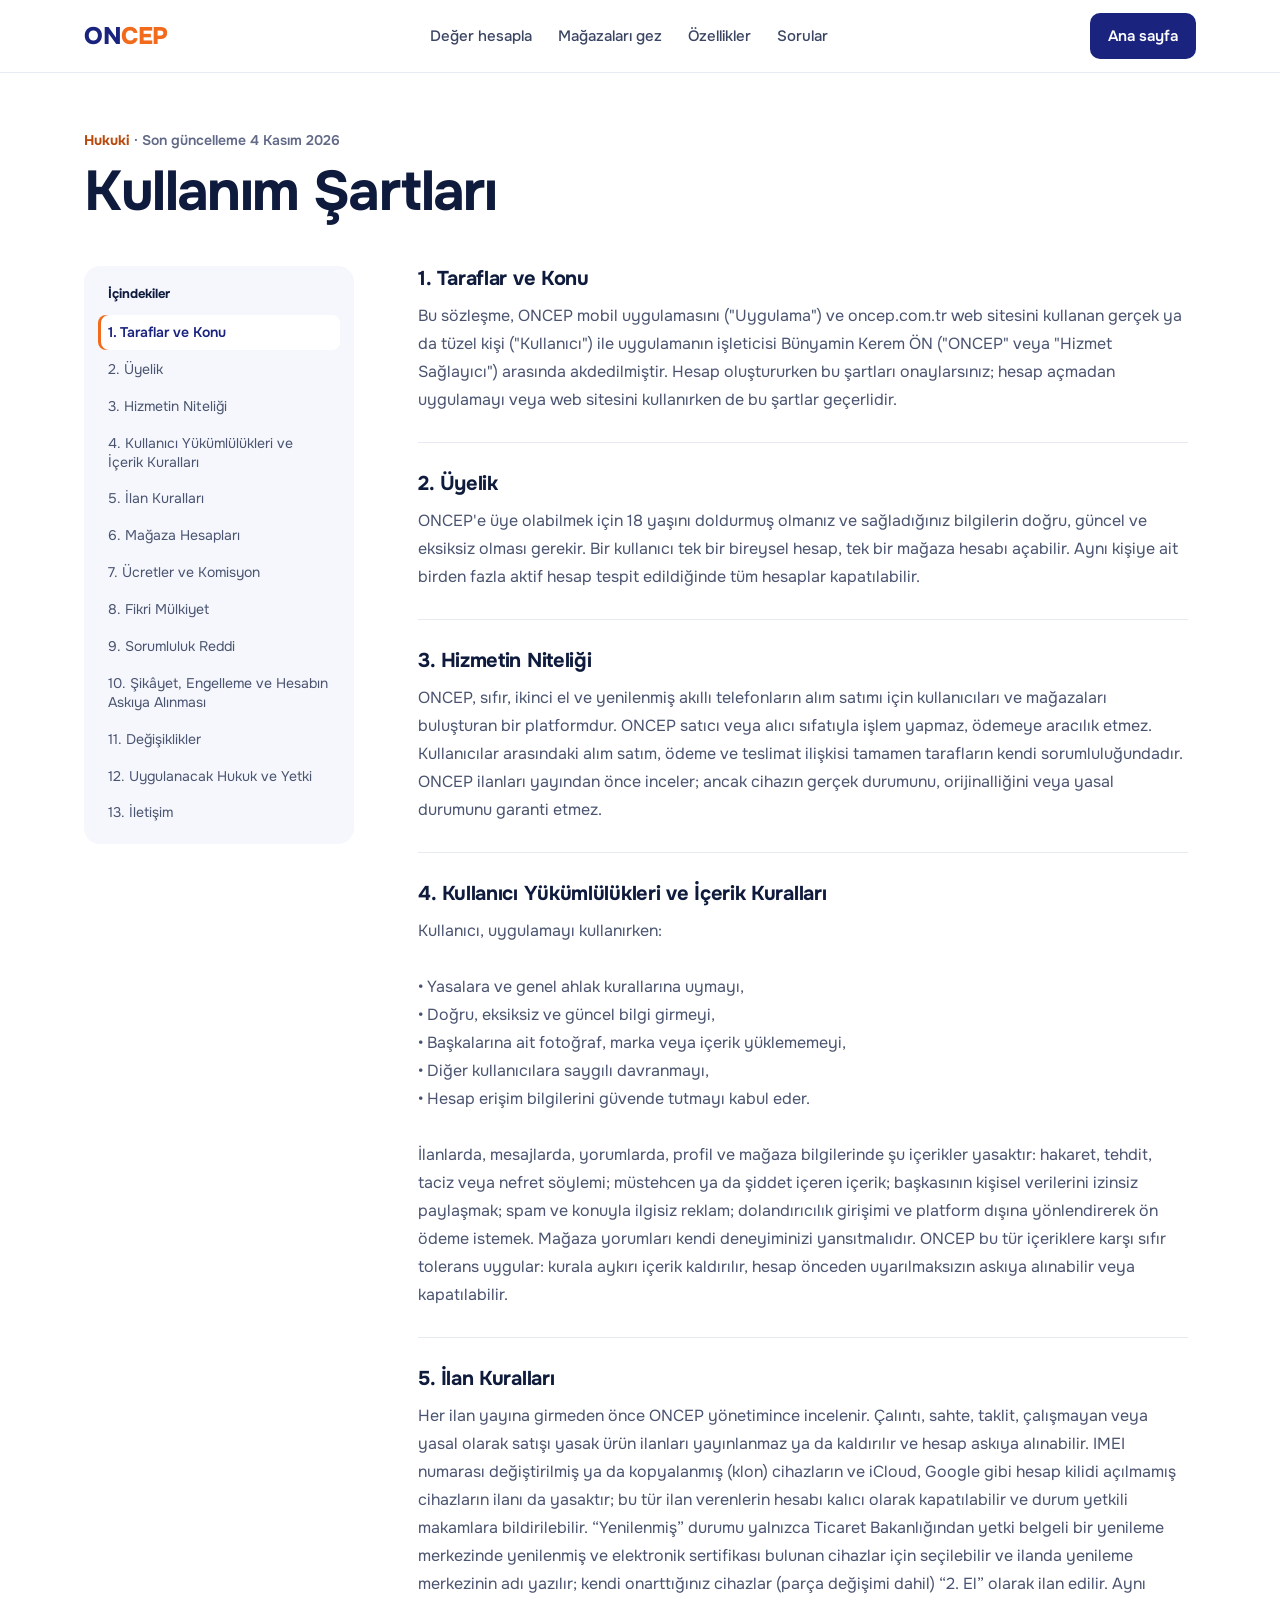
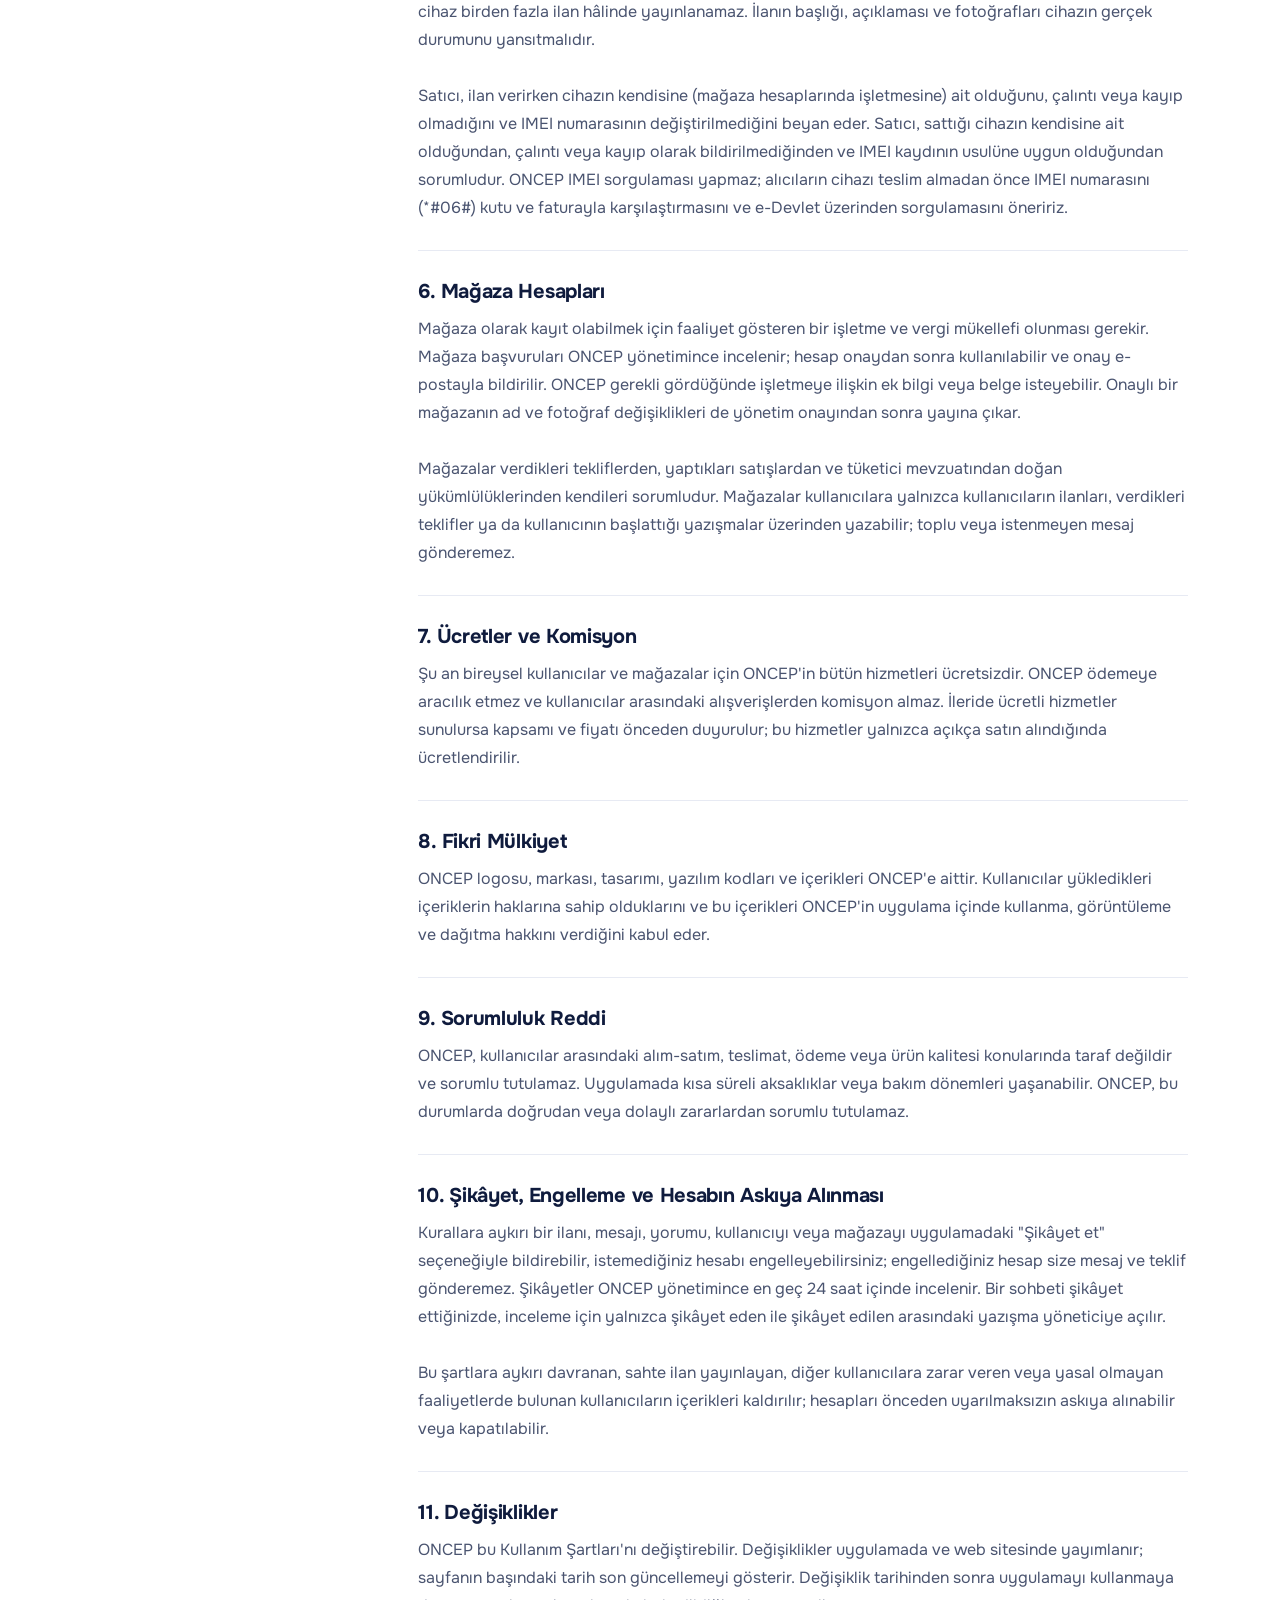
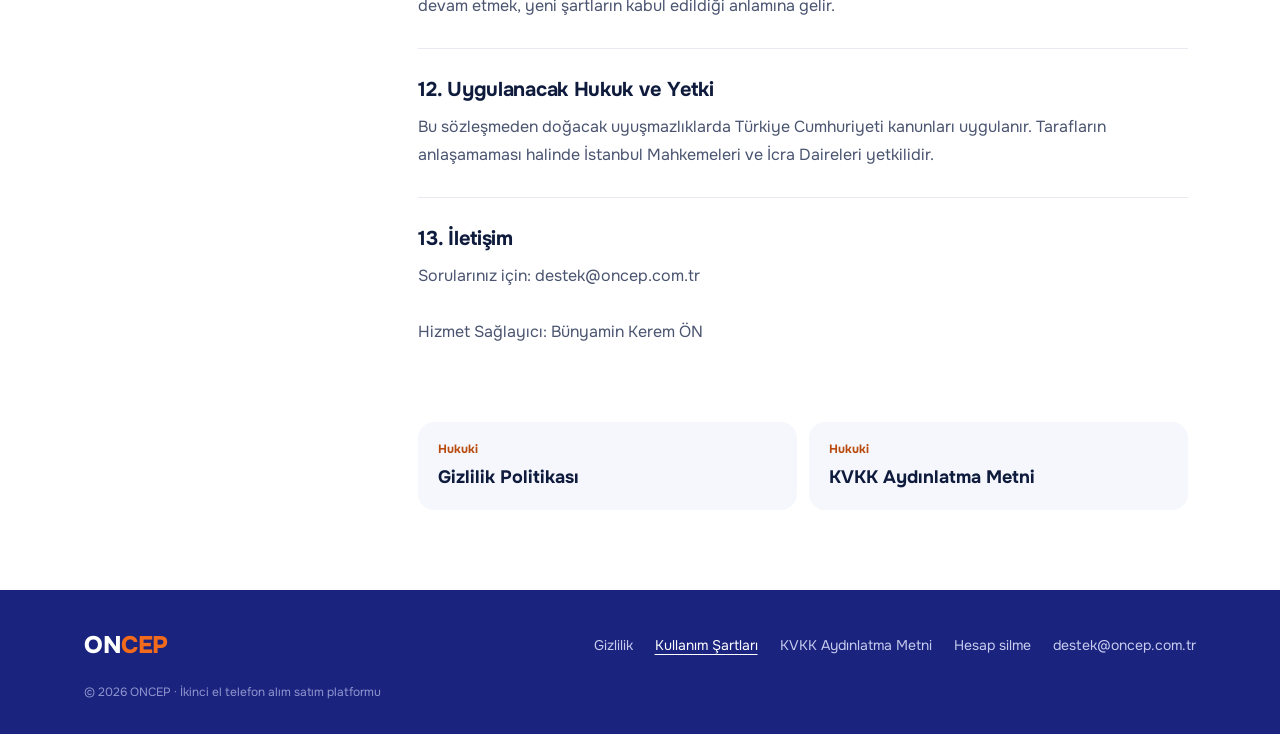
<file: kullanim-sartlari/index.html>
<!DOCTYPE html>
<html lang="tr">
<head>
<meta charset="UTF-8">
<meta name="viewport" content="width=device-width, initial-scale=1.0, viewport-fit=cover">
<title>Kullanım Şartları — ONCEP</title>
<meta name="description" content="ONCEP Kullanım Şartları. Son güncelleme: 4 Kasım 2026.">
<link rel="canonical" href="https://oncep.com.tr/kullanim-sartlari">
<meta property="og:title" content="Kullanım Şartları — ONCEP">
<meta property="og:description" content="ONCEP Kullanım Şartları: hizmetin kuralları, kullanıcı ve mağaza yükümlülükleri, yasaklı içerik.">
<meta name="twitter:title" content="Kullanım Şartları — ONCEP">
<meta name="twitter:description" content="ONCEP Kullanım Şartları: hizmetin kuralları, kullanıcı ve mağaza yükümlülükleri, yasaklı içerik.">
<meta property="og:type" content="article">
<meta property="og:url" content="https://oncep.com.tr/kullanim-sartlari">
<meta property="og:site_name" content="ONCEP">
<meta property="og:locale" content="tr_TR">
<meta property="og:image" content="https://oncep.com.tr/paylasim.png">
<meta property="og:image:width" content="1200">
<meta property="og:image:height" content="630">
<meta property="og:image:alt" content="ONCEP: Telefonunu sat, mağazalar teklif versin.">
<meta name="twitter:card" content="summary_large_image">
<meta name="twitter:image" content="https://oncep.com.tr/paylasim.png">
<meta name="theme-color" content="#FFFFFF">
<link rel="icon" href="/favicon.ico" sizes="16x16 32x32 48x48">
<link rel="icon" href="/favicon-96x96.png" type="image/png" sizes="96x96">
<link rel="icon" href="/favicon-192x192.png" type="image/png" sizes="192x192">
<link rel="apple-touch-icon" href="/apple-touch-icon.png">
<link rel="preconnect" href="https://fonts.googleapis.com">
<link rel="preconnect" href="https://fonts.gstatic.com" crossorigin>
<link href="https://fonts.googleapis.com/css2?family=Onest:wght@400;500;600;700;800&display=swap" rel="stylesheet">
<link rel="stylesheet" href="/sayfa.css">
</head>
<body>
  <a class="icerige-gec" href="#icerik">İçeriğe geç</a>
  <header class="ust">
    <div class="kap">
      <a class="logo" href="/" aria-label="ONCEP ana sayfa"><b>ON</b><i>CEP</i></a>
      <nav class="ana-nav" aria-label="Site"><a href="/#hesap">Değer hesapla</a><a href="/#gez">Mağazaları gez</a><a href="/#ozellikler">Özellikler</a><a href="/#sss">Sorular</a></nav>
      <a class="cta" href="/">Ana sayfa</a>
    </div>
  </header>

  <main id="icerik">
    <p class="alt-yazi"><b>Hukuki</b> · Son güncelleme 4 Kasım 2026</p>
    <h1>Kullanım Şartları</h1>

    <div class="duzen">
      <nav class="icindekiler" aria-label="İçindekiler">
        <p class="alt-yazi">İçindekiler</p>
        <ol>
          <li><a href="#b1">1. Taraflar ve Konu</a></li>
          <li><a href="#b2">2. Üyelik</a></li>
          <li><a href="#b3">3. Hizmetin Niteliği</a></li>
          <li><a href="#b4">4. Kullanıcı Yükümlülükleri ve İçerik Kuralları</a></li>
          <li><a href="#b5">5. İlan Kuralları</a></li>
          <li><a href="#b6">6. Mağaza Hesapları</a></li>
          <li><a href="#b7">7. Ücretler ve Komisyon</a></li>
          <li><a href="#b8">8. Fikri Mülkiyet</a></li>
          <li><a href="#b9">9. Sorumluluk Reddi</a></li>
          <li><a href="#b10">10. Şikâyet, Engelleme ve Hesabın Askıya Alınması</a></li>
          <li><a href="#b11">11. Değişiklikler</a></li>
          <li><a href="#b12">12. Uygulanacak Hukuk ve Yetki</a></li>
          <li><a href="#b13">13. İletişim</a></li>
        </ol>
      </nav>

      <div class="metin">
        <section id="b1">
          <h2>1. Taraflar ve Konu</h2>
          <p>Bu sözleşme, ONCEP mobil uygulamasını (&quot;Uygulama&quot;) ve oncep.com.tr web sitesini kullanan gerçek ya da tüzel kişi (&quot;Kullanıcı&quot;) ile uygulamanın işleticisi Bünyamin Kerem ÖN (&quot;ONCEP&quot; veya &quot;Hizmet Sağlayıcı&quot;) arasında akdedilmiştir. Hesap oluştururken bu şartları onaylarsınız; hesap açmadan uygulamayı veya web sitesini kullanırken de bu şartlar geçerlidir.</p>
        </section>
        <section id="b2">
          <h2>2. Üyelik</h2>
          <p>ONCEP'e üye olabilmek için 18 yaşını doldurmuş olmanız ve sağladığınız bilgilerin doğru, güncel ve eksiksiz olması gerekir. Bir kullanıcı tek bir bireysel hesap, tek bir mağaza hesabı açabilir. Aynı kişiye ait birden fazla aktif hesap tespit edildiğinde tüm hesaplar kapatılabilir.</p>
        </section>
        <section id="b3">
          <h2>3. Hizmetin Niteliği</h2>
          <p>ONCEP, sıfır, ikinci el ve yenilenmiş akıllı telefonların alım satımı için kullanıcıları ve mağazaları buluşturan bir platformdur. ONCEP satıcı veya alıcı sıfatıyla işlem yapmaz, ödemeye aracılık etmez. Kullanıcılar arasındaki alım satım, ödeme ve teslimat ilişkisi tamamen tarafların kendi sorumluluğundadır. ONCEP ilanları yayından önce inceler; ancak cihazın gerçek durumunu, orijinalliğini veya yasal durumunu garanti etmez.</p>
        </section>
        <section id="b4">
          <h2>4. Kullanıcı Yükümlülükleri ve İçerik Kuralları</h2>
          <p>Kullanıcı, uygulamayı kullanırken:

• Yasalara ve genel ahlak kurallarına uymayı,
• Doğru, eksiksiz ve güncel bilgi girmeyi,
• Başkalarına ait fotoğraf, marka veya içerik yüklememeyi,
• Diğer kullanıcılara saygılı davranmayı,
• Hesap erişim bilgilerini güvende tutmayı kabul eder.

İlanlarda, mesajlarda, yorumlarda, profil ve mağaza bilgilerinde şu içerikler yasaktır: hakaret, tehdit, taciz veya nefret söylemi; müstehcen ya da şiddet içeren içerik; başkasının kişisel verilerini izinsiz paylaşmak; spam ve konuyla ilgisiz reklam; dolandırıcılık girişimi ve platform dışına yönlendirerek ön ödeme istemek. Mağaza yorumları kendi deneyiminizi yansıtmalıdır. ONCEP bu tür içeriklere karşı sıfır tolerans uygular: kurala aykırı içerik kaldırılır, hesap önceden uyarılmaksızın askıya alınabilir veya kapatılabilir.</p>
        </section>
        <section id="b5">
          <h2>5. İlan Kuralları</h2>
          <p>Her ilan yayına girmeden önce ONCEP yönetimince incelenir. Çalıntı, sahte, taklit, çalışmayan veya yasal olarak satışı yasak ürün ilanları yayınlanmaz ya da kaldırılır ve hesap askıya alınabilir. IMEI numarası değiştirilmiş ya da kopyalanmış (klon) cihazların ve iCloud, Google gibi hesap kilidi açılmamış cihazların ilanı da yasaktır; bu tür ilan verenlerin hesabı kalıcı olarak kapatılabilir ve durum yetkili makamlara bildirilebilir. “Yenilenmiş” durumu yalnızca Ticaret Bakanlığından yetki belgeli bir yenileme merkezinde yenilenmiş ve elektronik sertifikası bulunan cihazlar için seçilebilir ve ilanda yenileme merkezinin adı yazılır; kendi onarttığınız cihazlar (parça değişimi dahil) “2. El” olarak ilan edilir. Aynı cihaz birden fazla ilan hâlinde yayınlanamaz. İlanın başlığı, açıklaması ve fotoğrafları cihazın gerçek durumunu yansıtmalıdır.

Satıcı, ilan verirken cihazın kendisine (mağaza hesaplarında işletmesine) ait olduğunu, çalıntı veya kayıp olmadığını ve IMEI numarasının değiştirilmediğini beyan eder. Satıcı, sattığı cihazın kendisine ait olduğundan, çalıntı veya kayıp olarak bildirilmediğinden ve IMEI kaydının usulüne uygun olduğundan sorumludur. ONCEP IMEI sorgulaması yapmaz; alıcıların cihazı teslim almadan önce IMEI numarasını (*#06#) kutu ve faturayla karşılaştırmasını ve e-Devlet üzerinden sorgulamasını öneririz.</p>
        </section>
        <section id="b6">
          <h2>6. Mağaza Hesapları</h2>
          <p>Mağaza olarak kayıt olabilmek için faaliyet gösteren bir işletme ve vergi mükellefi olunması gerekir. Mağaza başvuruları ONCEP yönetimince incelenir; hesap onaydan sonra kullanılabilir ve onay e-postayla bildirilir. ONCEP gerekli gördüğünde işletmeye ilişkin ek bilgi veya belge isteyebilir. Onaylı bir mağazanın ad ve fotoğraf değişiklikleri de yönetim onayından sonra yayına çıkar.

Mağazalar verdikleri tekliflerden, yaptıkları satışlardan ve tüketici mevzuatından doğan yükümlülüklerinden kendileri sorumludur. Mağazalar kullanıcılara yalnızca kullanıcıların ilanları, verdikleri teklifler ya da kullanıcının başlattığı yazışmalar üzerinden yazabilir; toplu veya istenmeyen mesaj gönderemez.</p>
        </section>
        <section id="b7">
          <h2>7. Ücretler ve Komisyon</h2>
          <p>Şu an bireysel kullanıcılar ve mağazalar için ONCEP'in bütün hizmetleri ücretsizdir. ONCEP ödemeye aracılık etmez ve kullanıcılar arasındaki alışverişlerden komisyon almaz. İleride ücretli hizmetler sunulursa kapsamı ve fiyatı önceden duyurulur; bu hizmetler yalnızca açıkça satın alındığında ücretlendirilir.</p>
        </section>
        <section id="b8">
          <h2>8. Fikri Mülkiyet</h2>
          <p>ONCEP logosu, markası, tasarımı, yazılım kodları ve içerikleri ONCEP'e aittir. Kullanıcılar yükledikleri içeriklerin haklarına sahip olduklarını ve bu içerikleri ONCEP'in uygulama içinde kullanma, görüntüleme ve dağıtma hakkını verdiğini kabul eder.</p>
        </section>
        <section id="b9">
          <h2>9. Sorumluluk Reddi</h2>
          <p>ONCEP, kullanıcılar arasındaki alım-satım, teslimat, ödeme veya ürün kalitesi konularında taraf değildir ve sorumlu tutulamaz. Uygulamada kısa süreli aksaklıklar veya bakım dönemleri yaşanabilir. ONCEP, bu durumlarda doğrudan veya dolaylı zararlardan sorumlu tutulamaz.</p>
        </section>
        <section id="b10">
          <h2>10. Şikâyet, Engelleme ve Hesabın Askıya Alınması</h2>
          <p>Kurallara aykırı bir ilanı, mesajı, yorumu, kullanıcıyı veya mağazayı uygulamadaki &quot;Şikâyet et&quot; seçeneğiyle bildirebilir, istemediğiniz hesabı engelleyebilirsiniz; engellediğiniz hesap size mesaj ve teklif gönderemez. Şikâyetler ONCEP yönetimince en geç 24 saat içinde incelenir. Bir sohbeti şikâyet ettiğinizde, inceleme için yalnızca şikâyet eden ile şikâyet edilen arasındaki yazışma yöneticiye açılır.

Bu şartlara aykırı davranan, sahte ilan yayınlayan, diğer kullanıcılara zarar veren veya yasal olmayan faaliyetlerde bulunan kullanıcıların içerikleri kaldırılır; hesapları önceden uyarılmaksızın askıya alınabilir veya kapatılabilir.</p>
        </section>
        <section id="b11">
          <h2>11. Değişiklikler</h2>
          <p>ONCEP bu Kullanım Şartları'nı değiştirebilir. Değişiklikler uygulamada ve web sitesinde yayımlanır; sayfanın başındaki tarih son güncellemeyi gösterir. Değişiklik tarihinden sonra uygulamayı kullanmaya devam etmek, yeni şartların kabul edildiği anlamına gelir.</p>
        </section>
        <section id="b12">
          <h2>12. Uygulanacak Hukuk ve Yetki</h2>
          <p>Bu sözleşmeden doğacak uyuşmazlıklarda Türkiye Cumhuriyeti kanunları uygulanır. Tarafların anlaşamaması halinde İstanbul Mahkemeleri ve İcra Daireleri yetkilidir.</p>
        </section>
        <section id="b13">
          <h2>13. İletişim</h2>
          <p>Sorularınız için: destek@oncep.com.tr

Hizmet Sağlayıcı: Bünyamin Kerem ÖN</p>
        </section>

        <nav class="diger" aria-label="Diğer hukuki metinler">
          <a href="/gizlilik"><small>Hukuki</small><b>Gizlilik Politikası</b></a>
          <a href="/kvkk"><small>Hukuki</small><b>KVKK Aydınlatma Metni</b></a>
        </nav>
      </div>
    </div>
  </main>

  <footer class="alt">
    <div class="kap">
      <div class="alt-ust">
        <a class="logo" href="/" aria-label="ONCEP ana sayfa"><b>ON</b><i>CEP</i></a>
        <nav aria-label="Yasal ve iletişim"><a href="/gizlilik">Gizlilik</a><a href="/kullanim-sartlari" aria-current="page">Kullanım Şartları</a><a href="/kvkk">KVKK Aydınlatma Metni</a><a href="/hesap-silme">Hesap silme</a><a href="mailto:destek@oncep.com.tr">destek@oncep.com.tr</a></nav>
      </div>
      <p class="telif">© 2026 ONCEP · İkinci el telefon alım satım platformu</p>
    </div>
  </footer>

  <script>
    // İçindekilerde okunan bölümü işaretle. Yalnız görsel yardım; JS yoksa sayfa aynı.
    (function () {
      var baglar = Array.prototype.slice.call(document.querySelectorAll('.icindekiler a'));
      if (!('IntersectionObserver' in window) || !baglar.length) return;
      var gozcu = new IntersectionObserver(function (girdiler) {
        girdiler.forEach(function (g) {
          if (!g.isIntersecting) return;
          baglar.forEach(function (a) { a.classList.toggle('aktif', a.getAttribute('href') === '#' + g.target.id); });
        });
      }, { rootMargin: '-20% 0px -70% 0px' });
      document.querySelectorAll('.metin section').forEach(function (s) { gozcu.observe(s); });
    })();
  </script>
</body>
</html>
</file>
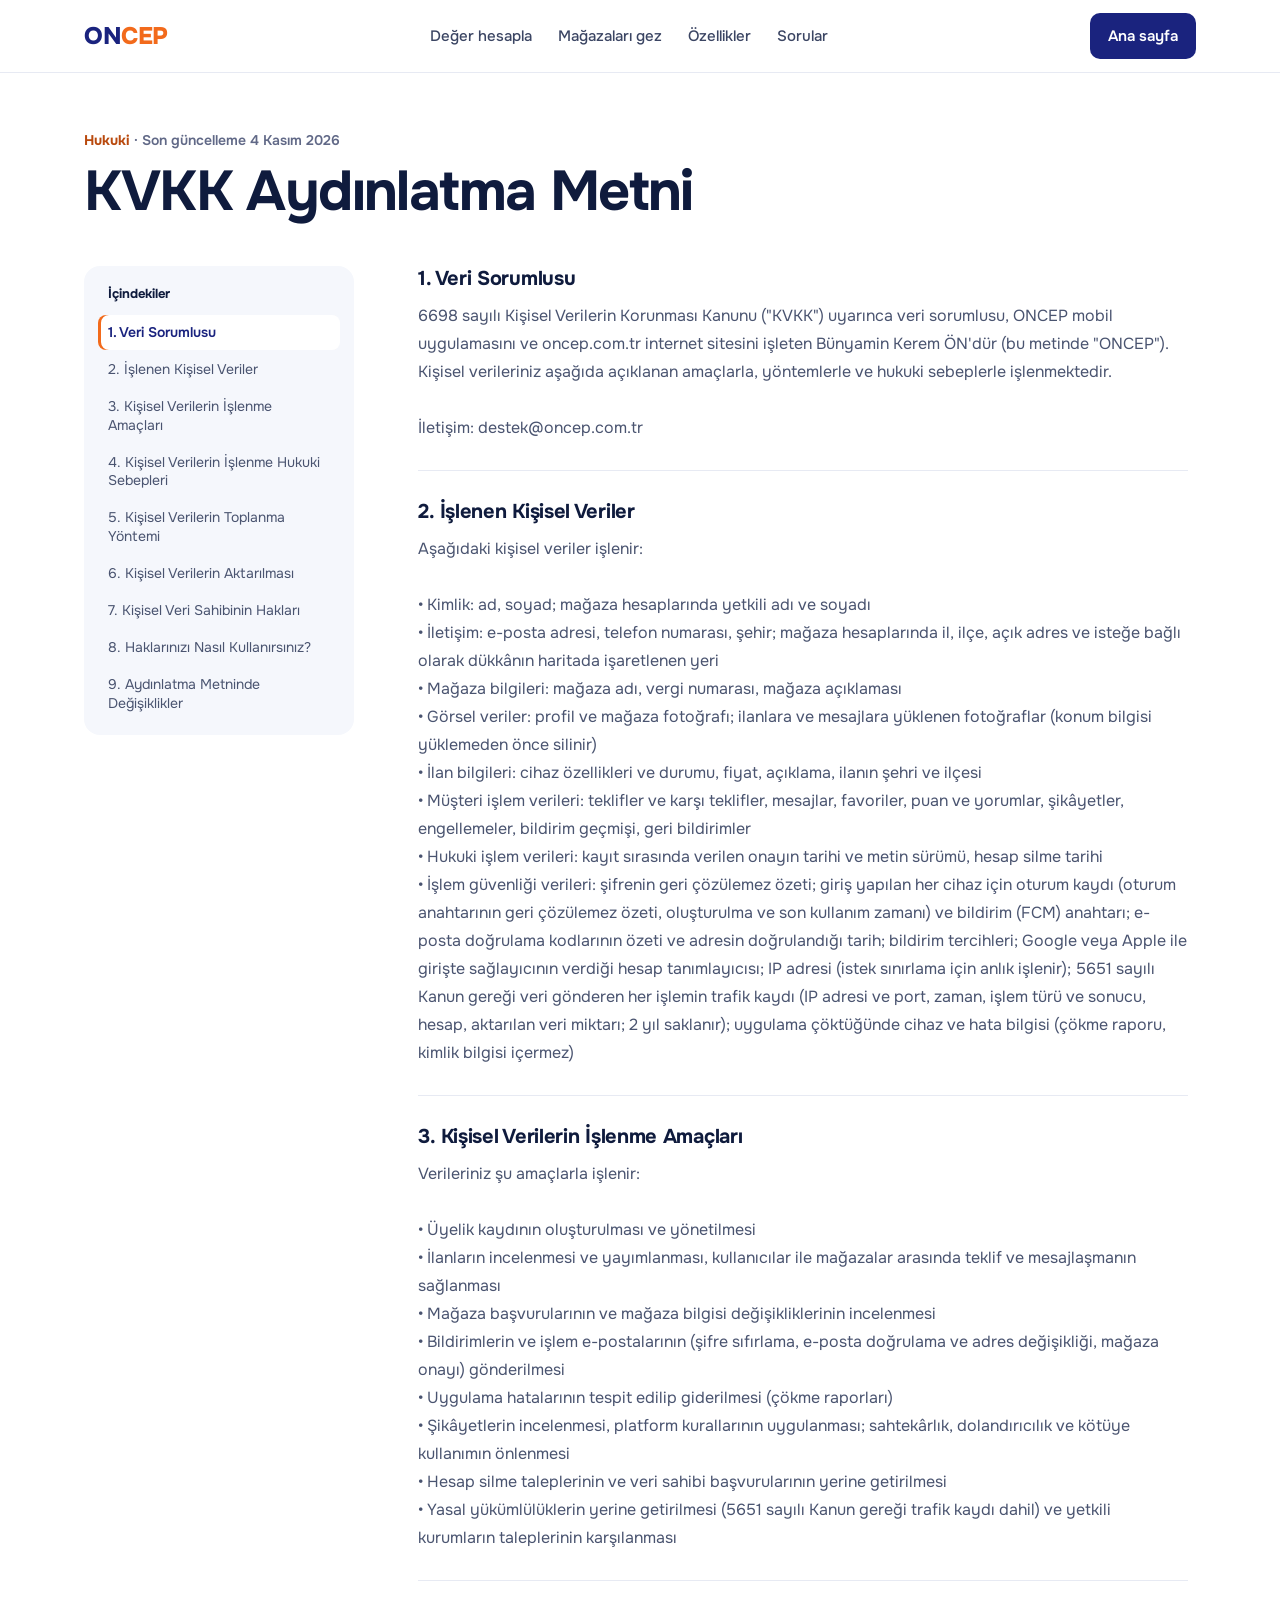
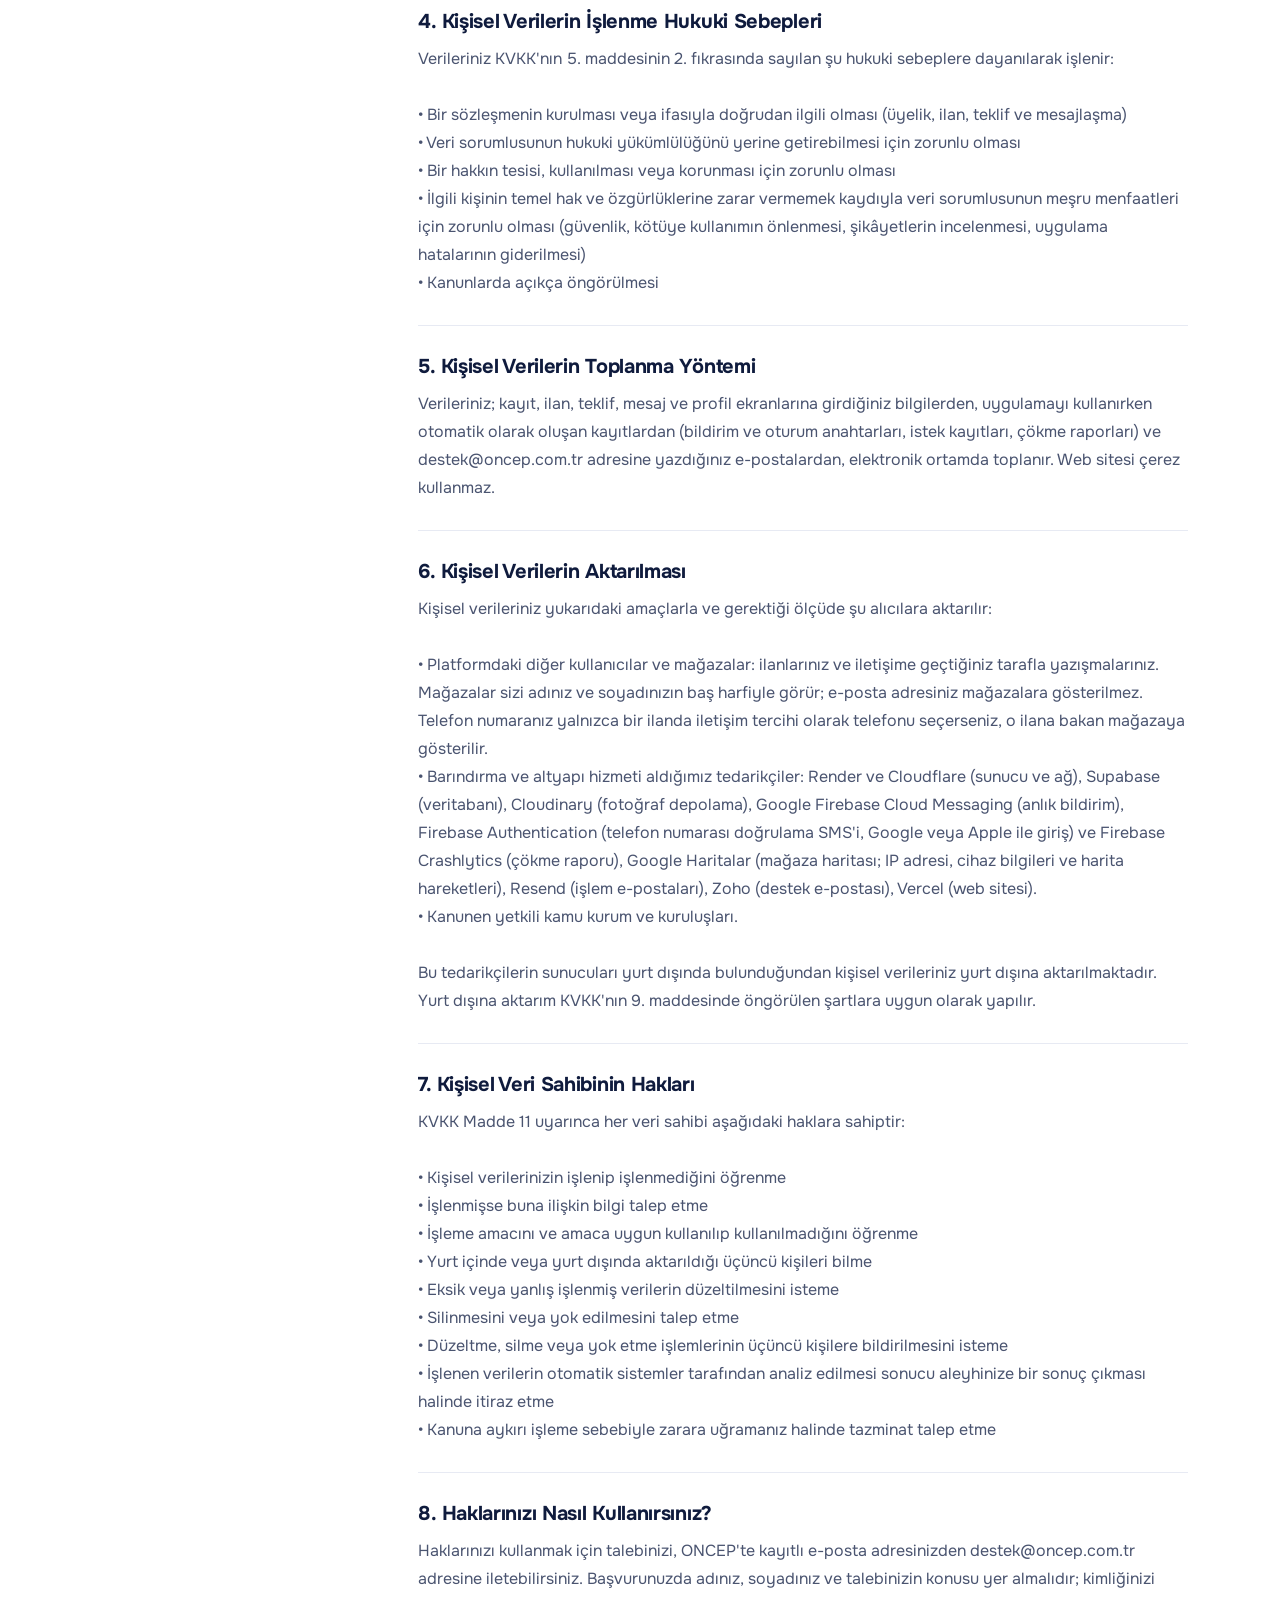
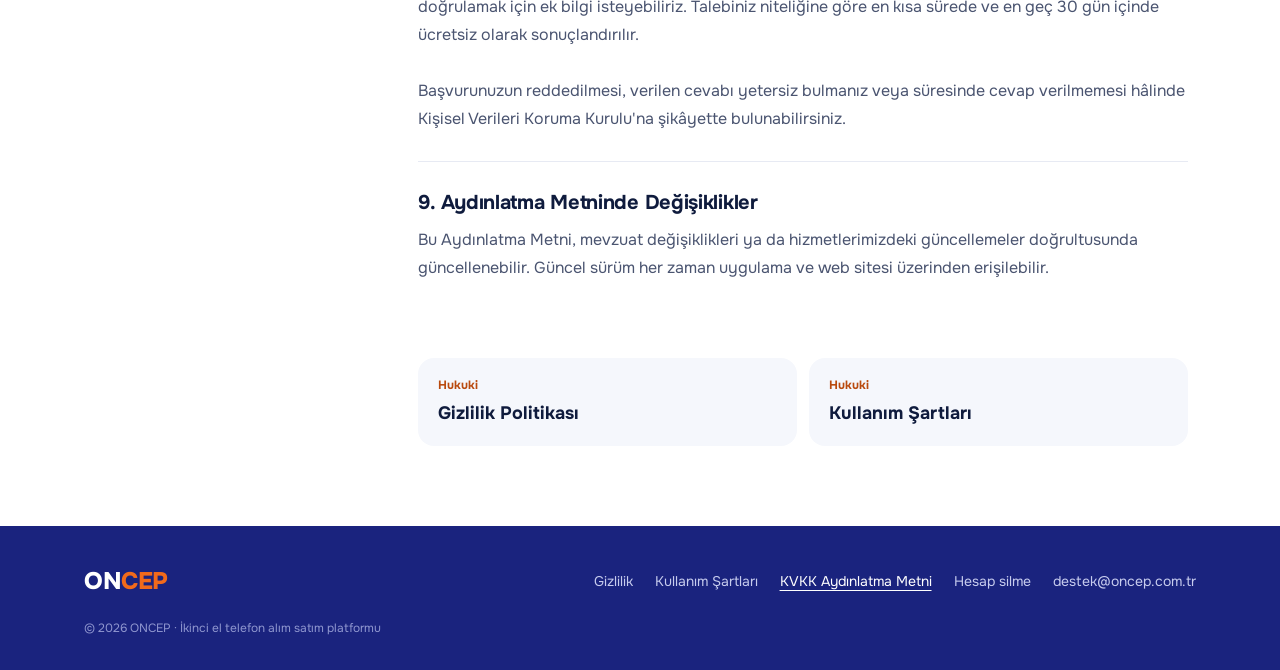
<file: kvkk/index.html>
<!DOCTYPE html>
<html lang="tr">
<head>
<meta charset="UTF-8">
<meta name="viewport" content="width=device-width, initial-scale=1.0, viewport-fit=cover">
<title>KVKK Aydınlatma Metni — ONCEP</title>
<meta name="description" content="ONCEP KVKK Aydınlatma Metni. Son güncelleme: 4 Kasım 2026.">
<link rel="canonical" href="https://oncep.com.tr/kvkk">
<meta property="og:title" content="KVKK Aydınlatma Metni — ONCEP">
<meta property="og:description" content="ONCEP KVKK Aydınlatma Metni: veri sorumlusu, işleme amaçları ve hukuki sebepler, aktarım ve başvuru hakların.">
<meta name="twitter:title" content="KVKK Aydınlatma Metni — ONCEP">
<meta name="twitter:description" content="ONCEP KVKK Aydınlatma Metni: veri sorumlusu, işleme amaçları ve hukuki sebepler, aktarım ve başvuru hakların.">
<meta property="og:type" content="article">
<meta property="og:url" content="https://oncep.com.tr/kvkk">
<meta property="og:site_name" content="ONCEP">
<meta property="og:locale" content="tr_TR">
<meta property="og:image" content="https://oncep.com.tr/paylasim.png">
<meta property="og:image:width" content="1200">
<meta property="og:image:height" content="630">
<meta property="og:image:alt" content="ONCEP: Telefonunu sat, mağazalar teklif versin.">
<meta name="twitter:card" content="summary_large_image">
<meta name="twitter:image" content="https://oncep.com.tr/paylasim.png">
<meta name="theme-color" content="#FFFFFF">
<link rel="icon" href="/favicon.ico" sizes="16x16 32x32 48x48">
<link rel="icon" href="/favicon-96x96.png" type="image/png" sizes="96x96">
<link rel="icon" href="/favicon-192x192.png" type="image/png" sizes="192x192">
<link rel="apple-touch-icon" href="/apple-touch-icon.png">
<link rel="preconnect" href="https://fonts.googleapis.com">
<link rel="preconnect" href="https://fonts.gstatic.com" crossorigin>
<link href="https://fonts.googleapis.com/css2?family=Onest:wght@400;500;600;700;800&display=swap" rel="stylesheet">
<link rel="stylesheet" href="/sayfa.css">
</head>
<body>
  <a class="icerige-gec" href="#icerik">İçeriğe geç</a>
  <header class="ust">
    <div class="kap">
      <a class="logo" href="/" aria-label="ONCEP ana sayfa"><b>ON</b><i>CEP</i></a>
      <nav class="ana-nav" aria-label="Site"><a href="/#hesap">Değer hesapla</a><a href="/#gez">Mağazaları gez</a><a href="/#ozellikler">Özellikler</a><a href="/#sss">Sorular</a></nav>
      <a class="cta" href="/">Ana sayfa</a>
    </div>
  </header>

  <main id="icerik">
    <p class="alt-yazi"><b>Hukuki</b> · Son güncelleme 4 Kasım 2026</p>
    <h1>KVKK Aydınlatma Metni</h1>

    <div class="duzen">
      <nav class="icindekiler" aria-label="İçindekiler">
        <p class="alt-yazi">İçindekiler</p>
        <ol>
          <li><a href="#b1">1. Veri Sorumlusu</a></li>
          <li><a href="#b2">2. İşlenen Kişisel Veriler</a></li>
          <li><a href="#b3">3. Kişisel Verilerin İşlenme Amaçları</a></li>
          <li><a href="#b4">4. Kişisel Verilerin İşlenme Hukuki Sebepleri</a></li>
          <li><a href="#b5">5. Kişisel Verilerin Toplanma Yöntemi</a></li>
          <li><a href="#b6">6. Kişisel Verilerin Aktarılması</a></li>
          <li><a href="#b7">7. Kişisel Veri Sahibinin Hakları</a></li>
          <li><a href="#b8">8. Haklarınızı Nasıl Kullanırsınız?</a></li>
          <li><a href="#b9">9. Aydınlatma Metninde Değişiklikler</a></li>
        </ol>
      </nav>

      <div class="metin">
        <section id="b1">
          <h2>1. Veri Sorumlusu</h2>
          <p>6698 sayılı Kişisel Verilerin Korunması Kanunu (&quot;KVKK&quot;) uyarınca veri sorumlusu, ONCEP mobil uygulamasını ve oncep.com.tr internet sitesini işleten Bünyamin Kerem ÖN'dür (bu metinde &quot;ONCEP&quot;). Kişisel verileriniz aşağıda açıklanan amaçlarla, yöntemlerle ve hukuki sebeplerle işlenmektedir.

İletişim: destek@oncep.com.tr</p>
        </section>
        <section id="b2">
          <h2>2. İşlenen Kişisel Veriler</h2>
          <p>Aşağıdaki kişisel veriler işlenir:

• Kimlik: ad, soyad; mağaza hesaplarında yetkili adı ve soyadı
• İletişim: e-posta adresi, telefon numarası, şehir; mağaza hesaplarında il, ilçe, açık adres ve isteğe bağlı olarak dükkânın haritada işaretlenen yeri
• Mağaza bilgileri: mağaza adı, vergi numarası, mağaza açıklaması
• Görsel veriler: profil ve mağaza fotoğrafı; ilanlara ve mesajlara yüklenen fotoğraflar (konum bilgisi yüklemeden önce silinir)
• İlan bilgileri: cihaz özellikleri ve durumu, fiyat, açıklama, ilanın şehri ve ilçesi
• Müşteri işlem verileri: teklifler ve karşı teklifler, mesajlar, favoriler, puan ve yorumlar, şikâyetler, engellemeler, bildirim geçmişi, geri bildirimler
• Hukuki işlem verileri: kayıt sırasında verilen onayın tarihi ve metin sürümü, hesap silme tarihi
• İşlem güvenliği verileri: şifrenin geri çözülemez özeti; giriş yapılan her cihaz için oturum kaydı (oturum anahtarının geri çözülemez özeti, oluşturulma ve son kullanım zamanı) ve bildirim (FCM) anahtarı; e-posta doğrulama kodlarının özeti ve adresin doğrulandığı tarih; bildirim tercihleri; Google veya Apple ile girişte sağlayıcının verdiği hesap tanımlayıcısı; IP adresi (istek sınırlama için anlık işlenir); 5651 sayılı Kanun gereği veri gönderen her işlemin trafik kaydı (IP adresi ve port, zaman, işlem türü ve sonucu, hesap, aktarılan veri miktarı; 2 yıl saklanır); uygulama çöktüğünde cihaz ve hata bilgisi (çökme raporu, kimlik bilgisi içermez)</p>
        </section>
        <section id="b3">
          <h2>3. Kişisel Verilerin İşlenme Amaçları</h2>
          <p>Verileriniz şu amaçlarla işlenir:

• Üyelik kaydının oluşturulması ve yönetilmesi
• İlanların incelenmesi ve yayımlanması, kullanıcılar ile mağazalar arasında teklif ve mesajlaşmanın sağlanması
• Mağaza başvurularının ve mağaza bilgisi değişikliklerinin incelenmesi
• Bildirimlerin ve işlem e-postalarının (şifre sıfırlama, e-posta doğrulama ve adres değişikliği, mağaza onayı) gönderilmesi
• Uygulama hatalarının tespit edilip giderilmesi (çökme raporları)
• Şikâyetlerin incelenmesi, platform kurallarının uygulanması; sahtekârlık, dolandırıcılık ve kötüye kullanımın önlenmesi
• Hesap silme taleplerinin ve veri sahibi başvurularının yerine getirilmesi
• Yasal yükümlülüklerin yerine getirilmesi (5651 sayılı Kanun gereği trafik kaydı dahil) ve yetkili kurumların taleplerinin karşılanması</p>
        </section>
        <section id="b4">
          <h2>4. Kişisel Verilerin İşlenme Hukuki Sebepleri</h2>
          <p>Verileriniz KVKK'nın 5. maddesinin 2. fıkrasında sayılan şu hukuki sebeplere dayanılarak işlenir:

• Bir sözleşmenin kurulması veya ifasıyla doğrudan ilgili olması (üyelik, ilan, teklif ve mesajlaşma)
• Veri sorumlusunun hukuki yükümlülüğünü yerine getirebilmesi için zorunlu olması
• Bir hakkın tesisi, kullanılması veya korunması için zorunlu olması
• İlgili kişinin temel hak ve özgürlüklerine zarar vermemek kaydıyla veri sorumlusunun meşru menfaatleri için zorunlu olması (güvenlik, kötüye kullanımın önlenmesi, şikâyetlerin incelenmesi, uygulama hatalarının giderilmesi)
• Kanunlarda açıkça öngörülmesi</p>
        </section>
        <section id="b5">
          <h2>5. Kişisel Verilerin Toplanma Yöntemi</h2>
          <p>Verileriniz; kayıt, ilan, teklif, mesaj ve profil ekranlarına girdiğiniz bilgilerden, uygulamayı kullanırken otomatik olarak oluşan kayıtlardan (bildirim ve oturum anahtarları, istek kayıtları, çökme raporları) ve destek@oncep.com.tr adresine yazdığınız e-postalardan, elektronik ortamda toplanır. Web sitesi çerez kullanmaz.</p>
        </section>
        <section id="b6">
          <h2>6. Kişisel Verilerin Aktarılması</h2>
          <p>Kişisel verileriniz yukarıdaki amaçlarla ve gerektiği ölçüde şu alıcılara aktarılır:

• Platformdaki diğer kullanıcılar ve mağazalar: ilanlarınız ve iletişime geçtiğiniz tarafla yazışmalarınız. Mağazalar sizi adınız ve soyadınızın baş harfiyle görür; e-posta adresiniz mağazalara gösterilmez. Telefon numaranız yalnızca bir ilanda iletişim tercihi olarak telefonu seçerseniz, o ilana bakan mağazaya gösterilir.
• Barındırma ve altyapı hizmeti aldığımız tedarikçiler: Render ve Cloudflare (sunucu ve ağ), Supabase (veritabanı), Cloudinary (fotoğraf depolama), Google Firebase Cloud Messaging (anlık bildirim), Firebase Authentication (telefon numarası doğrulama SMS'i, Google veya Apple ile giriş) ve Firebase Crashlytics (çökme raporu), Google Haritalar (mağaza haritası; IP adresi, cihaz bilgileri ve harita hareketleri), Resend (işlem e-postaları), Zoho (destek e-postası), Vercel (web sitesi).
• Kanunen yetkili kamu kurum ve kuruluşları.

Bu tedarikçilerin sunucuları yurt dışında bulunduğundan kişisel verileriniz yurt dışına aktarılmaktadır. Yurt dışına aktarım KVKK'nın 9. maddesinde öngörülen şartlara uygun olarak yapılır.</p>
        </section>
        <section id="b7">
          <h2>7. Kişisel Veri Sahibinin Hakları</h2>
          <p>KVKK Madde 11 uyarınca her veri sahibi aşağıdaki haklara sahiptir:

• Kişisel verilerinizin işlenip işlenmediğini öğrenme
• İşlenmişse buna ilişkin bilgi talep etme
• İşleme amacını ve amaca uygun kullanılıp kullanılmadığını öğrenme
• Yurt içinde veya yurt dışında aktarıldığı üçüncü kişileri bilme
• Eksik veya yanlış işlenmiş verilerin düzeltilmesini isteme
• Silinmesini veya yok edilmesini talep etme
• Düzeltme, silme veya yok etme işlemlerinin üçüncü kişilere bildirilmesini isteme
• İşlenen verilerin otomatik sistemler tarafından analiz edilmesi sonucu aleyhinize bir sonuç çıkması halinde itiraz etme
• Kanuna aykırı işleme sebebiyle zarara uğramanız halinde tazminat talep etme</p>
        </section>
        <section id="b8">
          <h2>8. Haklarınızı Nasıl Kullanırsınız?</h2>
          <p>Haklarınızı kullanmak için talebinizi, ONCEP'te kayıtlı e-posta adresinizden destek@oncep.com.tr adresine iletebilirsiniz. Başvurunuzda adınız, soyadınız ve talebinizin konusu yer almalıdır; kimliğinizi doğrulamak için ek bilgi isteyebiliriz. Talebiniz niteliğine göre en kısa sürede ve en geç 30 gün içinde ücretsiz olarak sonuçlandırılır.

Başvurunuzun reddedilmesi, verilen cevabı yetersiz bulmanız veya süresinde cevap verilmemesi hâlinde Kişisel Verileri Koruma Kurulu'na şikâyette bulunabilirsiniz.</p>
        </section>
        <section id="b9">
          <h2>9. Aydınlatma Metninde Değişiklikler</h2>
          <p>Bu Aydınlatma Metni, mevzuat değişiklikleri ya da hizmetlerimizdeki güncellemeler doğrultusunda güncellenebilir. Güncel sürüm her zaman uygulama ve web sitesi üzerinden erişilebilir.</p>
        </section>

        <nav class="diger" aria-label="Diğer hukuki metinler">
          <a href="/gizlilik"><small>Hukuki</small><b>Gizlilik Politikası</b></a>
          <a href="/kullanim-sartlari"><small>Hukuki</small><b>Kullanım Şartları</b></a>
        </nav>
      </div>
    </div>
  </main>

  <footer class="alt">
    <div class="kap">
      <div class="alt-ust">
        <a class="logo" href="/" aria-label="ONCEP ana sayfa"><b>ON</b><i>CEP</i></a>
        <nav aria-label="Yasal ve iletişim"><a href="/gizlilik">Gizlilik</a><a href="/kullanim-sartlari">Kullanım Şartları</a><a href="/kvkk" aria-current="page">KVKK Aydınlatma Metni</a><a href="/hesap-silme">Hesap silme</a><a href="mailto:destek@oncep.com.tr">destek@oncep.com.tr</a></nav>
      </div>
      <p class="telif">© 2026 ONCEP · İkinci el telefon alım satım platformu</p>
    </div>
  </footer>

  <script>
    // İçindekilerde okunan bölümü işaretle. Yalnız görsel yardım; JS yoksa sayfa aynı.
    (function () {
      var baglar = Array.prototype.slice.call(document.querySelectorAll('.icindekiler a'));
      if (!('IntersectionObserver' in window) || !baglar.length) return;
      var gozcu = new IntersectionObserver(function (girdiler) {
        girdiler.forEach(function (g) {
          if (!g.isIntersecting) return;
          baglar.forEach(function (a) { a.classList.toggle('aktif', a.getAttribute('href') === '#' + g.target.id); });
        });
      }, { rootMargin: '-20% 0px -70% 0px' });
      document.querySelectorAll('.metin section').forEach(function (s) { gozcu.observe(s); });
    })();
  </script>
</body>
</html>
</file>
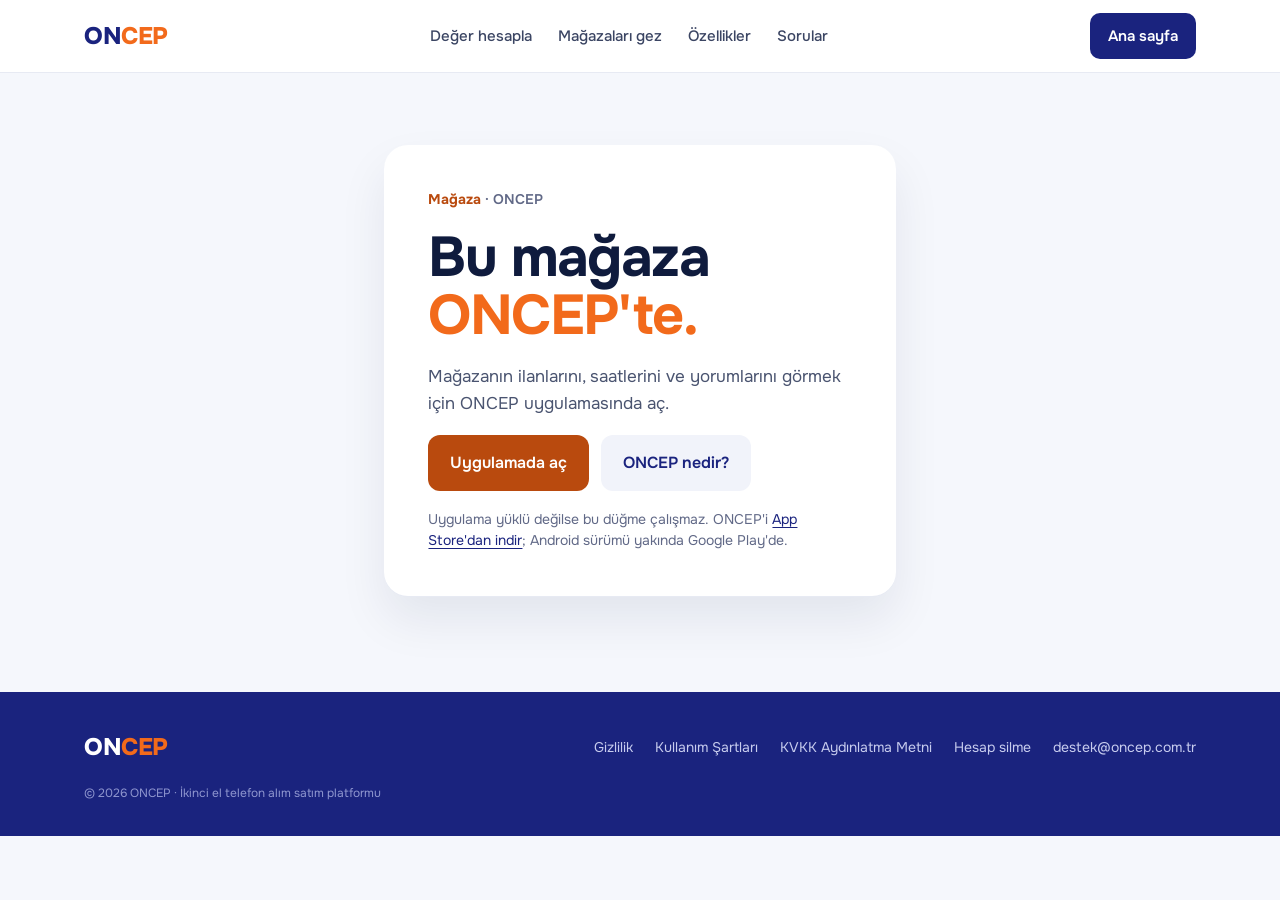
<file: magaza-ac/index.html>
<!DOCTYPE html>
<html lang="tr">
<head>
<meta charset="UTF-8">
<meta name="viewport" content="width=device-width, initial-scale=1.0, viewport-fit=cover">
<title>ONCEP'teki mağaza</title>
<meta name="description" content="Bu mağaza ONCEP uygulamasında. İlanlarını görmek ve mağazaya yazmak için uygulamada aç.">
<meta name="robots" content="noindex">
<meta name="apple-itunes-app" content="app-id=6824097707">
<meta property="og:title" content="ONCEP'teki mağaza">
<meta property="og:description" content="Bu mağaza ONCEP uygulamasında. İlanlarını görmek ve mağazaya yazmak için uygulamada aç.">
<meta property="og:type" content="website">
<meta property="og:site_name" content="ONCEP">
<meta property="og:locale" content="tr_TR">
<meta property="og:image" content="https://oncep.com.tr/paylasim.png">
<meta property="og:image:width" content="1200">
<meta property="og:image:height" content="630">
<meta property="og:image:alt" content="ONCEP: Telefonunu sat, mağazalar teklif versin.">
<meta name="twitter:card" content="summary_large_image">
<meta name="twitter:image" content="https://oncep.com.tr/paylasim.png">
<meta name="theme-color" content="#FFFFFF">
<link rel="icon" href="/favicon.ico" sizes="16x16 32x32 48x48">
<link rel="icon" href="/favicon-96x96.png" type="image/png" sizes="96x96">
<link rel="icon" href="/favicon-192x192.png" type="image/png" sizes="192x192">
<link rel="apple-touch-icon" href="/apple-touch-icon.png">
<link rel="preconnect" href="https://fonts.googleapis.com">
<link rel="preconnect" href="https://fonts.gstatic.com" crossorigin>
<link href="https://fonts.googleapis.com/css2?family=Onest:wght@400;500;600;700;800&display=swap" rel="stylesheet">
<link rel="stylesheet" href="/sayfa.css">
</head>
<body class="ilan-sayfa">
  <a class="icerige-gec" href="#icerik">İçeriğe geç</a>
  <header class="ust">
    <div class="kap">
      <a class="logo" href="/" aria-label="ONCEP ana sayfa"><b>ON</b><i>CEP</i></a>
      <nav class="ana-nav" aria-label="Site"><a href="/#hesap">Değer hesapla</a><a href="/#gez">Mağazaları gez</a><a href="/#ozellikler">Özellikler</a><a href="/#sss">Sorular</a></nav>
      <a class="cta" href="/">Ana sayfa</a>
    </div>
  </header>

  <main id="icerik" class="ilan-ana">
    <div class="ilan-kart">
    <p class="alt-yazi"><b>Mağaza</b> · ONCEP</p>
    <h1>Bu mağaza<br><em>ONCEP'te.</em></h1>
    <p>Mağazanın ilanlarını, saatlerini ve yorumlarını görmek için ONCEP uygulamasında aç.</p>

    <div class="dugmeler">
      <a class="dugme ana" id="uygulamada-ac" href="oncep://magaza">Uygulamada aç</a>
      <a class="dugme ikincil" href="/">ONCEP nedir?</a>
    </div>

    <p class="not">Uygulama yüklü değilse bu düğme çalışmaz. ONCEP'i <a href="https://apps.apple.com/tr/app/oncep-2-el-telefon-al-sat/id6824097707" target="_blank" rel="noopener">App Store'dan indir</a>; Android sürümü yakında Google Play'de.</p>
    </div>
  </main>

  <footer class="alt">
    <div class="kap">
      <div class="alt-ust">
        <a class="logo" href="/" aria-label="ONCEP ana sayfa"><b>ON</b><i>CEP</i></a>
        <nav aria-label="Yasal ve iletişim"><a href="/gizlilik">Gizlilik</a><a href="/kullanim-sartlari">Kullanım Şartları</a><a href="/kvkk">KVKK Aydınlatma Metni</a><a href="/hesap-silme">Hesap silme</a><a href="mailto:destek@oncep.com.tr">destek@oncep.com.tr</a></nav>
      </div>
      <p class="telif">© 2026 ONCEP · İkinci el telefon alım satım platformu</p>
    </div>
  </footer>

  <script>
    // /magaza/7 → oncep://magaza/7 (DeepLinkService.parse tanıyor). Kimlik
    // yalnız rakamsa kullanılıyor; değilse düğme uygulamayı mağazasız açar.
    (function () {
      var m = location.pathname.match(/^\/magaza\/(\d+)\/?$/);
      if (m) document.getElementById('uygulamada-ac').href = 'oncep://magaza/' + m[1];
    })();
  </script>
</body>
</html>
</file>
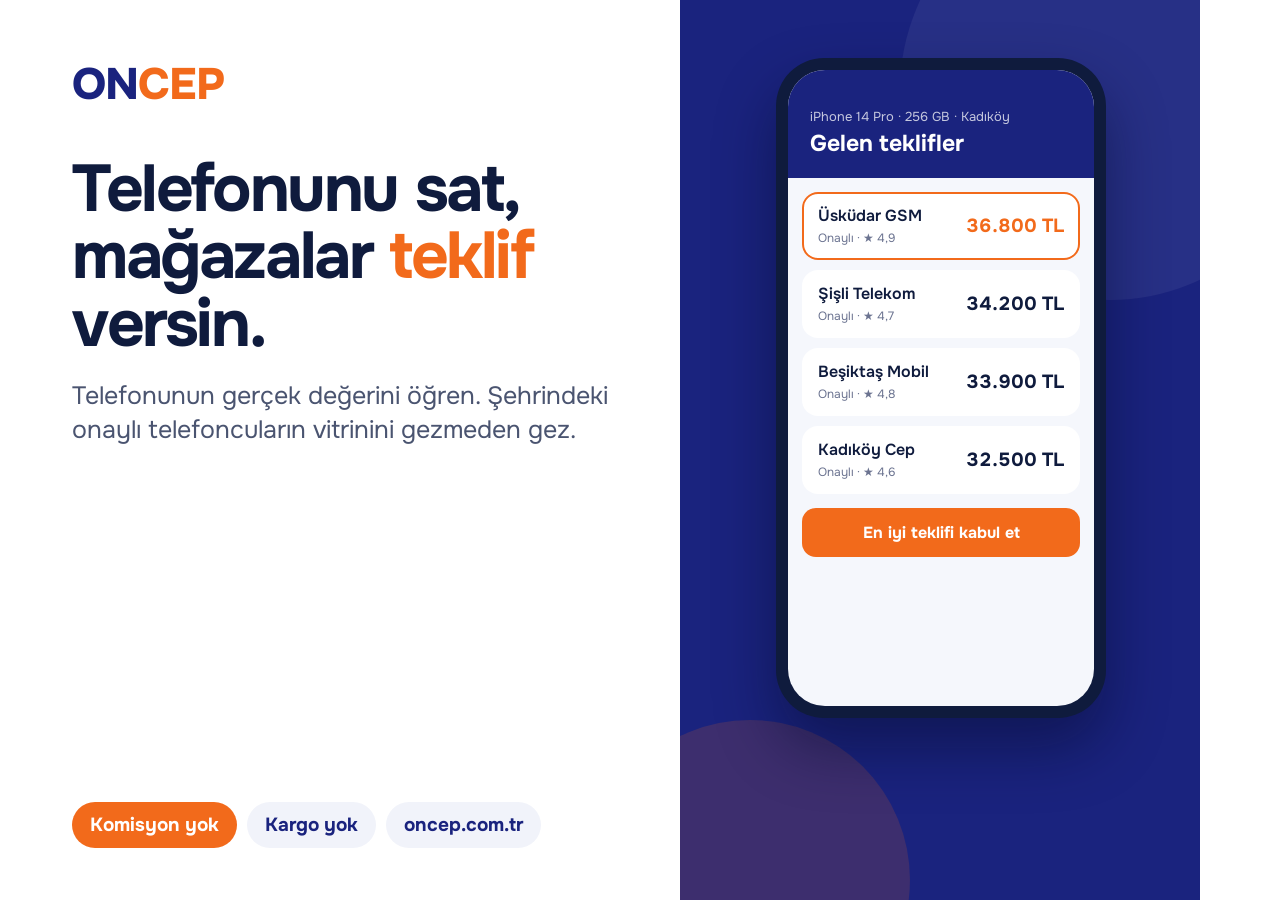
<file: tool/paylasim-gorseli/kaynak.html>
<!DOCTYPE html>
<!-- Paylaşım görselinin kaynağı (1200×630). Değiştirince /paylasim.png'yi yeniden üret:
     node tool/paylasim-gorseli/uret.js  (headless Edge ile ekran görüntüsü alır) -->
<html lang="tr">
<head>
<meta charset="UTF-8">
<link href="https://fonts.googleapis.com/css2?family=Onest:wght@400;500;600;700;800&display=swap" rel="stylesheet">
<style>
  * { box-sizing: border-box; }
  html, body { margin: 0; width: 1200px; height: 630px; overflow: hidden; }
  body { font-family: 'Onest', system-ui, sans-serif; color: #0F1B3D; background: #FFFFFF; -webkit-font-smoothing: antialiased; }
  .zemin { position: absolute; inset: 0; display: grid; grid-template-columns: 680px 520px; }
  .sol { padding: 56px 0 52px 72px; display: flex; flex-direction: column; }
  .sag { background: #1A237E; position: relative; overflow: hidden; }
  .sag::before { content: ''; position: absolute; right: -120px; top: -120px; width: 420px; height: 420px; border-radius: 50%; background: rgba(255, 255, 255, 0.06); }
  .sag::after { content: ''; position: absolute; left: -90px; bottom: -140px; width: 320px; height: 320px; border-radius: 50%; background: rgba(242, 106, 27, 0.16); }
  .logo { font-weight: 800; font-size: 44px; letter-spacing: -1px; }
  .logo b { color: #1A237E; font-weight: 800; }
  .logo i { color: #F26A1B; font-style: normal; }
  h1 { margin: 44px 0 0; font-size: 66px; line-height: 1.02; letter-spacing: -2.4px; font-weight: 700; }
  h1 em { font-style: normal; color: #F26A1B; }
  .alt { margin: 22px 0 0; font-size: 25px; line-height: 1.35; color: #4A5470; max-width: 560px; }
  .haplar { margin-top: auto; display: flex; gap: 10px; }
  .hap { padding: 11px 18px; border-radius: 999px; background: #F1F3FA; color: #1A237E; font-size: 19px; font-weight: 700; white-space: nowrap; }
  .hap.turuncu { background: #F26A1B; color: #FFFFFF; }
  .tel { position: absolute; left: 96px; top: 58px; width: 330px; height: 660px; border-radius: 48px; background: #0F1B3D; padding: 12px; box-shadow: 0 30px 60px rgba(4, 8, 40, 0.45); z-index: 1; }
  .ekran { width: 100%; height: 100%; border-radius: 37px; background: #F5F7FC; overflow: hidden; }
  .ekran-ust { background: #1A237E; color: #FFFFFF; padding: 38px 22px 20px; }
  .ekran-ust small { display: block; font-size: 13px; opacity: 0.75; }
  .ekran-ust b { display: block; margin-top: 4px; font-size: 23px; }
  .liste { padding: 14px; display: flex; flex-direction: column; gap: 10px; }
  .teklif { background: #FFFFFF; border-radius: 16px; padding: 13px 16px; display: flex; justify-content: space-between; align-items: center; }
  .teklif.ust { box-shadow: inset 0 0 0 2px #F26A1B; }
  .teklif span b { display: block; font-size: 16px; font-weight: 600; }
  .teklif span small { font-size: 12px; color: #6B7390; }
  .teklif > b { font-size: 19px; font-weight: 700; font-variant-numeric: tabular-nums; }
  .teklif.ust > b { color: #F26A1B; }
  .kabul { margin-top: 4px; background: #F26A1B; color: #FFFFFF; text-align: center; border-radius: 14px; padding: 14px; font-weight: 700; font-size: 16px; }
</style>
</head>
<body>
  <div class="zemin">
    <div class="sol">
      <div class="logo"><b>ON</b><i>CEP</i></div>
      <h1>Telefonunu sat,<br>mağazalar <em>teklif</em> versin.</h1>
      <p class="alt">Telefonunun gerçek değerini öğren. Şehrindeki onaylı telefoncuların vitrinini gezmeden gez.</p>
      <div class="haplar"><span class="hap turuncu">Komisyon yok</span><span class="hap">Kargo yok</span><span class="hap">oncep.com.tr</span></div>
    </div>
    <div class="sag">
      <div class="tel">
        <div class="ekran">
          <div class="ekran-ust"><small>iPhone 14 Pro · 256 GB · Kadıköy</small><b>Gelen teklifler</b></div>
          <div class="liste">
            <div class="teklif ust"><span><b>Üsküdar GSM</b><small>Onaylı · ★ 4,9</small></span><b>36.800 TL</b></div>
            <div class="teklif"><span><b>Şişli Telekom</b><small>Onaylı · ★ 4,7</small></span><b>34.200 TL</b></div>
            <div class="teklif"><span><b>Beşiktaş Mobil</b><small>Onaylı · ★ 4,8</small></span><b>33.900 TL</b></div>
            <div class="teklif"><span><b>Kadıköy Cep</b><small>Onaylı · ★ 4,6</small></span><b>32.500 TL</b></div>
            <div class="kabul">En iyi teklifi kabul et</div>
          </div>
        </div>
      </div>
    </div>
  </div>
</body>
</html>
</file>
<file: sayfa.css>
/* Alt sayfaların ortak stili: gizlilik, kvkk, kullanim-sartlari, hesap-silme, ilan-ac.
   Renkler ve yazı tipi ana sayfayla (tool/ana-sayfa/uret.js) aynı; biri değişirse öbürü de.
   Türkçe büyük harf tuzağı yüzünden text-transform: uppercase KULLANILMIYOR. */
:root {
  color-scheme: light;
  --zemin: #FFFFFF; --zemin-2: #F5F7FC; --yumusak: #F1F3FA; --cizgi: #E7EAF3; --alan: #D9DEEC;
  --murekkep: #0F1B3D; --metin: #4A5470; --soluk: #616987;
  --lacivert: #1A237E; --lacivert-metin: #C7CCEE;
  /* Marka turuncusu yalnız logo ve süs; yazı ve düğme için --turuncu-koyu
     (WCAG AA 4.5:1; #F26A1B beyazla 3.06:1). */
  --turuncu: #F26A1B; --turuncu-koyu: #B94A0E;
  --yazi: 'Onest', system-ui, -apple-system, 'Segoe UI', sans-serif;
  --kenar: clamp(20px, 6.6vw, 96px);
}
* { box-sizing: border-box; }
html { scroll-padding-top: 96px; scroll-behavior: smooth; }
body { margin: 0; background: var(--zemin); color: var(--murekkep); font-family: var(--yazi); font-size: 16px; line-height: 1.6; -webkit-font-smoothing: antialiased; }
a { color: var(--lacivert); text-underline-offset: 3px; }
a:hover { color: var(--turuncu-koyu); }
:focus-visible { outline: 2px solid var(--turuncu); outline-offset: 3px; border-radius: 4px; }
.kap { max-width: 1280px; margin: 0 auto; padding-left: var(--kenar); padding-right: var(--kenar); }
.logo { font-weight: 800; font-size: 24px; letter-spacing: -0.5px; text-decoration: none; }
.logo b { color: var(--lacivert); font-weight: 800; }
.logo i { color: var(--turuncu); font-style: normal; }

/* Üst çubuk */
.ust { position: sticky; top: 0; z-index: 30; background: rgba(255, 255, 255, 0.95); -webkit-backdrop-filter: blur(10px); backdrop-filter: blur(10px); border-bottom: 1px solid var(--cizgi); }
.ust .kap { display: flex; align-items: center; justify-content: space-between; gap: 24px; height: 72px; }
.ana-nav { display: flex; gap: 26px; font-size: 15px; font-weight: 500; }
.ana-nav a { text-decoration: none; color: #3B4563; }
.ana-nav a:hover { color: var(--turuncu-koyu); }
.ust .cta { text-decoration: none; background: var(--lacivert); color: #FFFFFF; padding: 11px 18px; border-radius: 10px; font-size: 15px; font-weight: 600; white-space: nowrap; }
.ust .cta:hover { color: #FFFFFF; background: #141B66; }

/* Belge sayfaları: gizlilik, kvkk, kullanım şartları, hesap silme */
main { max-width: 1280px; margin: 0 auto; padding: 56px var(--kenar) 80px; }
.alt-yazi { margin: 0; font-size: 14px; font-weight: 600; color: var(--soluk); }
.alt-yazi b { color: var(--turuncu-koyu); font-weight: 700; }
h1 { margin: 12px 0 0; font-size: clamp(34px, 5vw, 56px); line-height: 1.05; letter-spacing: -1.6px; font-weight: 700; text-wrap: balance; }
.duzen { display: grid; grid-template-columns: 270px minmax(0, 1fr); gap: clamp(32px, 5vw, 72px); margin-top: 44px; align-items: start; }
.icindekiler { position: sticky; top: 96px; background: var(--zemin-2); border-radius: 16px; padding: 18px 14px 14px; }
.icindekiler .alt-yazi { padding: 0 10px; font-size: 13px; font-weight: 700; color: var(--murekkep); }
.icindekiler ol { list-style: none; margin: 10px 0 0; padding: 0; display: grid; gap: 2px; }
.icindekiler a { display: block; padding: 8px 10px; border-radius: 8px; color: var(--metin); text-decoration: none; font-size: 14px; line-height: 1.35; }
.icindekiler a:hover { background: #FFFFFF; color: var(--murekkep); }
.icindekiler a.aktif { background: #FFFFFF; color: var(--lacivert); font-weight: 600; box-shadow: inset 3px 0 0 var(--turuncu); }
.metin { max-width: 70ch; min-width: 0; }
.metin section { padding: 28px 0; border-top: 1px solid var(--cizgi); }
.metin section:first-child { border-top: 0; padding-top: 0; }
h2 { margin: 0 0 10px; font-size: 20px; font-weight: 700; line-height: 1.3; letter-spacing: -0.3px; }
.metin section p { margin: 0; white-space: pre-line; color: var(--metin); line-height: 1.75; overflow-wrap: anywhere; }
.diger { margin-top: 48px; display: grid; grid-template-columns: repeat(2, minmax(0, 1fr)); gap: 12px; }
.diger a { display: flex; flex-direction: column; gap: 4px; padding: 18px 20px; border-radius: 16px; background: var(--zemin-2); color: var(--murekkep); text-decoration: none; }
.diger a:hover { color: var(--murekkep); box-shadow: inset 0 0 0 1.5px var(--alan); }
.diger small { font-size: 12px; font-weight: 700; color: var(--turuncu-koyu); }
.diger b { font-size: 18px; }

/* Paylaşılan ilan sayfası */
.ilan-sayfa { background: var(--zemin-2); }
.ilan-ana { max-width: 680px; padding-top: 72px; padding-bottom: 96px; }
.ilan-kart { background: #FFFFFF; border-radius: 24px; padding: clamp(24px, 5vw, 44px); box-shadow: 0 1px 0 var(--cizgi), 0 24px 48px rgba(15, 27, 61, 0.08); display: flex; flex-direction: column; gap: 18px; }
.ilan-kart h1 { margin: 0; }
.ilan-kart h1 em { font-style: normal; color: var(--turuncu); }
.ilan-kart > p { margin: 0; font-size: 17px; line-height: 1.55; color: var(--metin); }
.ilan-kart > p.alt-yazi { font-size: 14px; color: var(--soluk); }
.ilan-kart > p.not { font-size: 14px; color: var(--soluk); }
.dugmeler { display: flex; gap: 12px; flex-wrap: wrap; }
.dugme { display: inline-flex; align-items: center; justify-content: center; padding: 15px 22px; border-radius: 12px; font-size: 16px; font-weight: 600; text-decoration: none; text-align: center; }
.dugme.ana { background: var(--turuncu-koyu); color: #FFFFFF; }
.dugme.ana:hover { background: #9C3F0B; color: #FFFFFF; }
.dugme.ikincil { background: var(--yumusak); color: var(--lacivert); }

/* Alt bilgi */
.alt { background: var(--lacivert); color: var(--lacivert-metin); }
.alt .kap { padding-top: 36px; padding-bottom: 32px; display: flex; flex-direction: column; gap: 18px; }
.alt-ust { display: flex; justify-content: space-between; align-items: center; gap: 18px; flex-wrap: wrap; }
.alt .logo b { color: #FFFFFF; }
.alt nav { display: flex; flex-wrap: wrap; gap: 10px 22px; font-size: 14px; }
.alt nav a { color: var(--lacivert-metin); text-decoration: none; }
.alt nav a:hover, .alt nav a[aria-current] { color: #FFFFFF; }
.alt nav a[aria-current] { text-decoration: underline; text-underline-offset: 4px; }
.telif { margin: 0; font-size: 12px; line-height: 1.6; color: #8F96CF; }

@media (max-width: 900px) {
  .ana-nav { display: none; }
  .duzen { grid-template-columns: 1fr; gap: 28px; margin-top: 32px; }
  .icindekiler { position: static; }
}
@media (max-width: 560px) {
  main { padding-top: 36px; padding-bottom: 56px; }
  .diger { grid-template-columns: 1fr; }
  .dugmeler { flex-direction: column; }
  .ilan-ana { padding-top: 32px; }
}
@media (prefers-reduced-motion: reduce) {
  html { scroll-behavior: auto; }
}

/* İçeriğe geç: yalnız klavye odağında görünür (10 Eki 2026 denetimi). */
.icerige-gec { position: absolute; left: -9999px; top: 8px; z-index: 100; background: var(--lacivert); color: #FFFFFF; padding: 10px 16px; border-radius: 8px; font-weight: 600; text-decoration: none; }
.icerige-gec:focus { left: 16px; }
</file>
